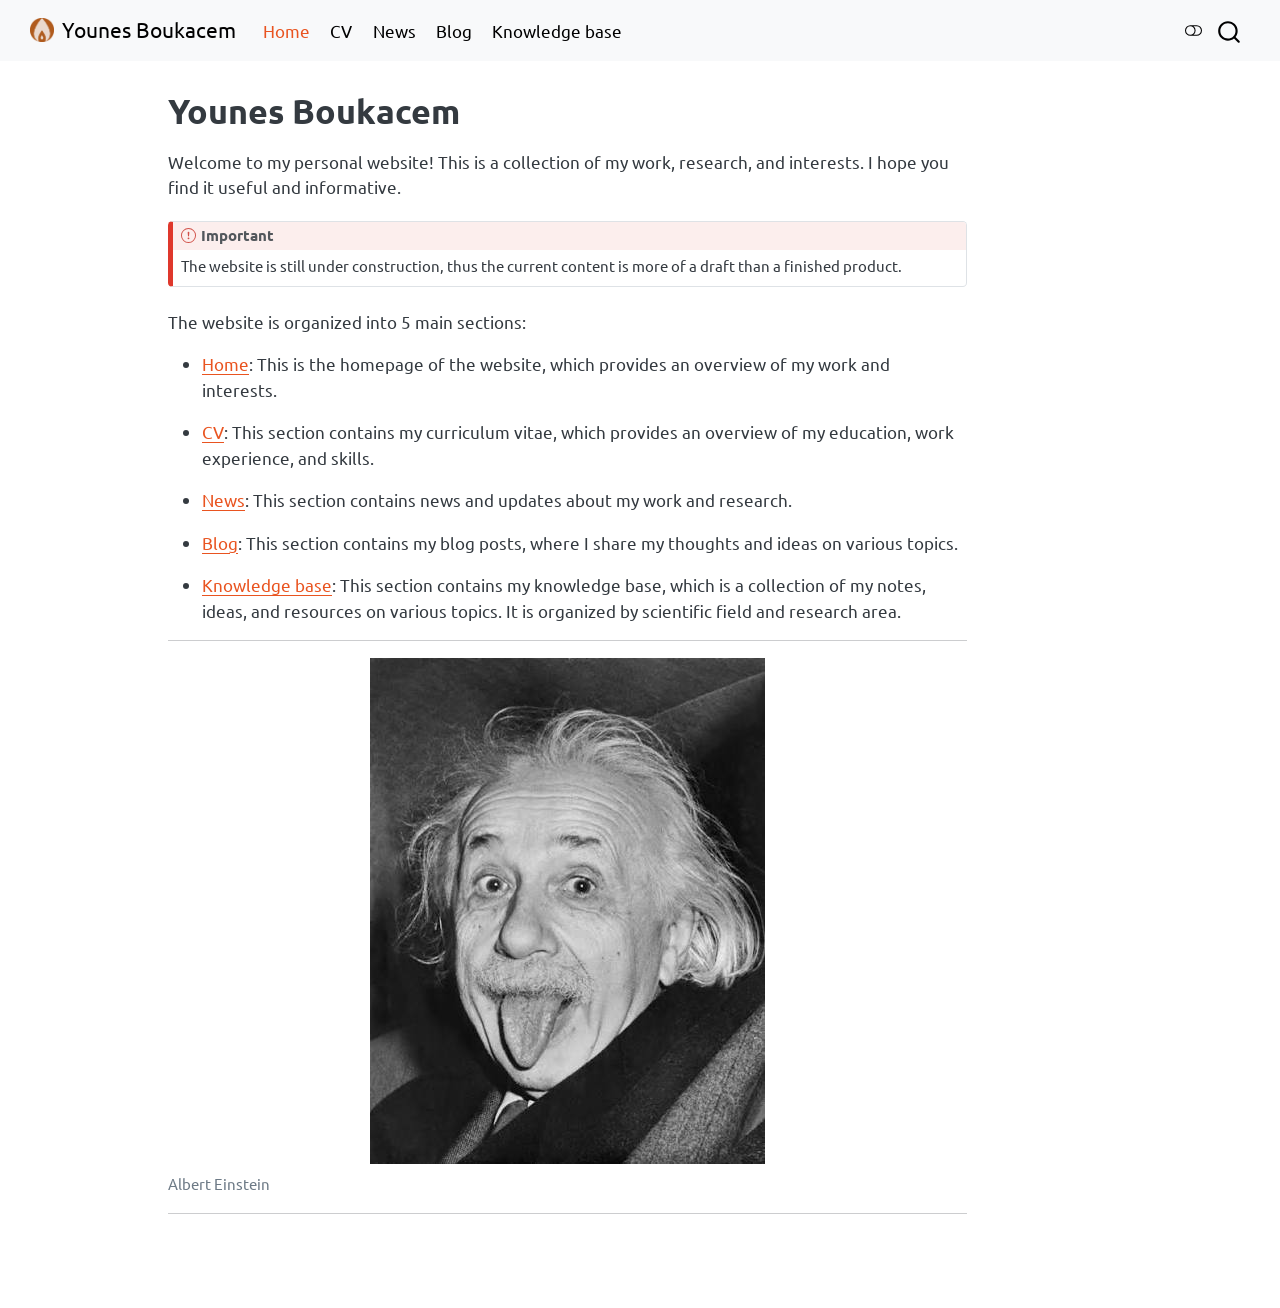
<file: docs/index.html>
<!DOCTYPE html>
<html xmlns="http://www.w3.org/1999/xhtml" lang="en" xml:lang="en"><head>

<meta charset="utf-8">
<meta name="generator" content="quarto-1.11.9">

<meta name="viewport" content="width=device-width, initial-scale=1.0, user-scalable=yes">


<title>Younes Boukacem</title>
<style>
/* Default styles provided by pandoc.
** See https://pandoc.org/MANUAL.html#variables-for-html for config info.
*/
span.smallcaps{font-variant: small-caps;}
div.columns{display: flex; gap: 1.5em;}
div.column{flex: auto;}
@media screen {
div.columns{gap: min(4vw, 1.5em);}
div.column{overflow-x: auto;}
}
div.hanging-indent{margin-left: 1.5em; text-indent: -1.5em;}
ul.task-list{list-style: none;}
ul.task-list li input[type="checkbox"] {
  width: 0.8em;
  margin: 0 0.8em 0.2em -1em; /* quarto-specific, see https://github.com/quarto-dev/quarto-cli/issues/4556 */ 
  vertical-align: middle;
}
</style>


<script src="site_libs/quarto-nav/quarto-nav.js"></script>
<script src="site_libs/clipboard/clipboard.min.js"></script>
<script src="site_libs/quarto-search/autocomplete.umd.js"></script>
<script src="site_libs/quarto-search/fuse.min.js"></script>
<script src="site_libs/quarto-search/quarto-search.js"></script>
<meta name="quarto:offset" content="./">
<link href="./artifacts/favicon.png" rel="icon" type="image/png">
<script src="site_libs/quarto-html/quarto.js" type="module"></script>
<script src="site_libs/quarto-html/tabsets/tabsets.js" type="module"></script>
<script src="site_libs/quarto-html/scrollable-regions/scrollable-regions.js" type="module"></script>
<script src="site_libs/quarto-html/popper.min.js"></script>
<script src="site_libs/quarto-html/tippy.umd.min.js"></script>
<script src="site_libs/quarto-html/anchor.min.js"></script>
<link href="site_libs/quarto-html/tippy.css" rel="stylesheet">
<link href="site_libs/quarto-html/quarto-syntax-highlighting-63b5708e65d6cd79cd7618c58d0c21e7.css" rel="stylesheet" class="quarto-color-scheme" id="quarto-text-highlighting-styles">
<link href="site_libs/quarto-html/quarto-syntax-highlighting-dark-447e42e69aaa9833c0ba1b986f430b20.css" rel="stylesheet" class="quarto-color-scheme quarto-color-alternate" id="quarto-text-highlighting-styles">
<link href="site_libs/quarto-html/quarto-syntax-highlighting-63b5708e65d6cd79cd7618c58d0c21e7.css" rel="stylesheet" class="quarto-color-scheme-extra" id="quarto-text-highlighting-styles">
<script src="site_libs/bootstrap/bootstrap.min.js"></script>
<link href="site_libs/bootstrap/bootstrap-icons.css" rel="stylesheet">
<link href="site_libs/bootstrap/bootstrap-77dfa5eb896560849ad962ed2a5f1f72.min.css" rel="stylesheet" append-hash="true" class="quarto-color-scheme" id="quarto-bootstrap" data-mode="light">
<link href="site_libs/bootstrap/bootstrap-dark-5c0184de43ae87bcc742ed62326c05dc.min.css" rel="stylesheet" append-hash="true" class="quarto-color-scheme quarto-color-alternate" id="quarto-bootstrap" data-mode="dark">
<link href="site_libs/bootstrap/bootstrap-77dfa5eb896560849ad962ed2a5f1f72.min.css" rel="stylesheet" append-hash="true" class="quarto-color-scheme-extra" id="quarto-bootstrap" data-mode="light">
<script id="quarto-search-options" type="application/json">{
  "location": "navbar",
  "copy-button": false,
  "collapse-after": 3,
  "panel-placement": "end",
  "type": "overlay",
  "limit": 50,
  "keyboard-shortcut": [
    "f",
    "/",
    "s"
  ],
  "show-item-context": false,
  "language": {
    "search-no-results-text": "No results",
    "search-matching-documents-text": "matching documents",
    "search-copy-link-title": "Copy link to search",
    "search-hide-matches-text": "Hide additional matches",
    "search-more-match-text": "more match in this document",
    "search-more-matches-text": "more matches in this document",
    "search-clear-button-title": "Clear",
    "search-text-placeholder": "",
    "search-detached-cancel-button-title": "Cancel",
    "search-submit-button-title": "Submit",
    "search-label": "Search"
  }
}</script>


<link rel="stylesheet" href="styles.css">
</head>

<body class="nav-fixed quarto-light"><a id="quarto-skip-link" class="visually-hidden-focusable" href="#quarto-document-content">Skip to main content</a><script id="quarto-html-before-body" type="application/javascript">
    const toggleBodyColorMode = (bsSheetEl) => {
      const mode = bsSheetEl.getAttribute("data-mode");
      const bodyEl = window.document.querySelector("body");
      if (mode === "dark") {
        bodyEl.classList.add("quarto-dark");
        bodyEl.classList.remove("quarto-light");
      } else {
        bodyEl.classList.add("quarto-light");
        bodyEl.classList.remove("quarto-dark");
      }
    }
    const toggleBodyColorPrimary = () => {
      const bsSheetEl = window.document.querySelector("link#quarto-bootstrap:not([rel=disabled-stylesheet])");
      if (bsSheetEl) {
        toggleBodyColorMode(bsSheetEl);
      }
    }
    const setColorSchemeToggle = (alternate) => {
      const toggles = window.document.querySelectorAll('.quarto-color-scheme-toggle');
      for (let i=0; i < toggles.length; i++) {
        const toggle = toggles[i];
        if (toggle) {
          toggle.setAttribute("aria-checked", alternate ? "true" : "false");
          if (alternate) {
            toggle.classList.add("alternate");
          } else {
            toggle.classList.remove("alternate");
          }
        }
      }
    };
    const toggleColorMode = (alternate) => {
      // Switch the stylesheets
      const primaryStylesheets = window.document.querySelectorAll('link.quarto-color-scheme:not(.quarto-color-alternate)');
      const alternateStylesheets = window.document.querySelectorAll('link.quarto-color-scheme.quarto-color-alternate');
      manageTransitions('#quarto-margin-sidebar .nav-link', false);
      if (alternate) {
        // note: dark is layered on light, we don't disable primary!
        enableStylesheet(alternateStylesheets);
        for (const sheetNode of alternateStylesheets) {
          if (sheetNode.id === "quarto-bootstrap") {
            toggleBodyColorMode(sheetNode);
          }
        }
      } else {
        disableStylesheet(alternateStylesheets);
        enableStylesheet(primaryStylesheets)
        toggleBodyColorPrimary();
      }
      manageTransitions('#quarto-margin-sidebar .nav-link', true);
      // Switch the toggles
      setColorSchemeToggle(alternate)
    }
    // Hack to workaround the fact that safari doesn't
    // properly recolor the scrollbar when toggling (#1455).
    // Not run on load: stylesheets are set before first paint there, and
    // scrolling would undo the scroll to a URL fragment (#14973).
    // The one pixel nudge keeps the reader where they were.
    const refreshSafariScrollbar = () => {
      if (navigator.userAgent.indexOf('Safari') > 0 && navigator.userAgent.indexOf('Chrome') == -1) {
        manageTransitions("body", false);
        const scrollY = window.scrollY;
        window.scrollTo(0, scrollY > 0 ? scrollY - 1 : 1);
        setTimeout(() => {
          window.scrollTo(0, scrollY);
          manageTransitions("body", true);
        }, 40);
      }
    }
    const disableStylesheet = (stylesheets) => {
      for (let i=0; i < stylesheets.length; i++) {
        const stylesheet = stylesheets[i];
        stylesheet.rel = 'disabled-stylesheet';
      }
    }
    const enableStylesheet = (stylesheets) => {
      for (let i=0; i < stylesheets.length; i++) {
        const stylesheet = stylesheets[i];
        if(stylesheet.rel !== 'stylesheet') { // for Chrome, which will still FOUC without this check
          stylesheet.rel = 'stylesheet';
        }
      }
    }
    const manageTransitions = (selector, allowTransitions) => {
      const els = window.document.querySelectorAll(selector);
      for (let i=0; i < els.length; i++) {
        const el = els[i];
        if (allowTransitions) {
          el.classList.remove('notransition');
        } else {
          el.classList.add('notransition');
        }
      }
    }
    const isFileUrl = () => {
      return window.location.protocol === 'file:';
    }
    const hasAlternateSentinel = () => {
      let styleSentinel = getColorSchemeSentinel();
      if (styleSentinel !== null) {
        return styleSentinel === "alternate";
      } else {
        return false;
      }
    }
    const setStyleSentinel = (alternate) => {
      const value = alternate ? "alternate" : "default";
      if (!isFileUrl()) {
        window.localStorage.setItem("quarto-color-scheme", value);
      } else {
        localAlternateSentinel = value;
      }
    }
    const getColorSchemeSentinel = () => {
      if (!isFileUrl()) {
        const storageValue = window.localStorage.getItem("quarto-color-scheme");
        return storageValue != null ? storageValue : localAlternateSentinel;
      } else {
        return localAlternateSentinel;
      }
    }
    const toggleGiscusIfUsed = (isAlternate, darkModeDefault) => {
      const baseTheme = document.querySelector('#giscus-base-theme')?.value ?? 'light';
      const alternateTheme = document.querySelector('#giscus-alt-theme')?.value ?? 'dark';
      let newTheme = '';
      if(authorPrefersDark) {
        newTheme = isAlternate ? baseTheme : alternateTheme;
      } else {
        newTheme = isAlternate ? alternateTheme : baseTheme;
      }
      const changeGiscusTheme = () => {
        // From: https://github.com/giscus/giscus/issues/336
        const sendMessage = (message) => {
          const iframe = document.querySelector('iframe.giscus-frame');
          if (!iframe) return;
          iframe.contentWindow.postMessage({ giscus: message }, 'https://giscus.app');
        }
        sendMessage({
          setConfig: {
            theme: newTheme
          }
        });
      }
      const isGiscussLoaded = window.document.querySelector('iframe.giscus-frame') !== null;
      if (isGiscussLoaded) {
        changeGiscusTheme();
      }
    };
    const authorPrefersDark = false;
    const darkModeDefault = authorPrefersDark;
      document.querySelector('link#quarto-text-highlighting-styles.quarto-color-scheme-extra').rel = 'disabled-stylesheet';
      document.querySelector('link#quarto-bootstrap.quarto-color-scheme-extra').rel = 'disabled-stylesheet';
    let localAlternateSentinel = darkModeDefault ? 'alternate' : 'default';
    // Dark / light mode switch
    window.quartoToggleColorScheme = () => {
      // Read the current dark / light value
      let toAlternate = !hasAlternateSentinel();
      toggleColorMode(toAlternate);
      refreshSafariScrollbar();
      setStyleSentinel(toAlternate);
      toggleGiscusIfUsed(toAlternate, darkModeDefault);
      window.dispatchEvent(new Event('resize'));
    };
    // Switch to dark mode if need be
    if (hasAlternateSentinel()) {
      toggleColorMode(true);
    } else {
      toggleColorMode(false);
    }
  </script>

<div id="quarto-search-results"></div>
  <header id="quarto-header" class="headroom fixed-top">
    <nav class="navbar navbar-expand-lg " data-bs-theme="dark" aria-label="Site">
      <div class="navbar-container container-fluid">
      <div class="navbar-brand-container mx-auto">
    <a href="./index.html" class="navbar-brand navbar-brand-logo">
    <img src="./artifacts/favicon.png" alt="" class="navbar-logo light-content">
    <img src="./artifacts/favicon.png" alt="" class="navbar-logo dark-content">
    </a>
    <a class="navbar-brand" href="./index.html">
    <span class="navbar-title">Younes Boukacem</span>
    </a>
  </div>
          <button class="navbar-toggler" type="button" data-bs-toggle="collapse" data-bs-target="#navbarCollapse" aria-controls="navbarCollapse" aria-expanded="false" aria-label="Toggle navigation" onclick="if (window.quartoToggleHeadroom) { window.quartoToggleHeadroom(); }">
  <span class="navbar-toggler-icon"></span>
</button>
          <div class="collapse navbar-collapse" id="navbarCollapse">
            <ul class="navbar-nav navbar-nav-scroll me-auto">
  <li class="nav-item">
    <a class="nav-link active" href="./index.html" aria-current="page"> 
<span class="menu-text">Home</span></a>
  </li>  
  <li class="nav-item">
    <a class="nav-link" href="./cv.html"> 
<span class="menu-text">CV</span></a>
  </li>  
  <li class="nav-item">
    <a class="nav-link" href="./news.html"> 
<span class="menu-text">News</span></a>
  </li>  
  <li class="nav-item">
    <a class="nav-link" href="./blog.html"> 
<span class="menu-text">Blog</span></a>
  </li>  
  <li class="nav-item">
    <a class="nav-link" href="./Knowledge base/Knowledge base.html"> 
<span class="menu-text">Knowledge base</span></a>
  </li>  
</ul>
          </div> <!-- /navcollapse -->
            <div class="quarto-navbar-tools">
  <button type="button" role="switch" aria-checked="false" class="quarto-color-scheme-toggle quarto-navigation-tool  px-1" onclick="window.quartoToggleColorScheme(); return false;" title="Toggle dark mode" aria-label="Toggle dark mode"><i class="bi"></i></button>
</div>
            <div id="quarto-search" class="" title="Search"></div>
      </div> <!-- /container-fluid -->
    </nav>
</header>
<!-- content -->
<div id="quarto-content" class="quarto-container page-columns page-rows-contents page-layout-article page-navbar">
<!-- sidebar -->
<!-- margin-sidebar -->
    <div id="quarto-margin-sidebar" class="sidebar margin-sidebar zindex-bottom">
        
    </div>
<!-- main -->
<main class="content" id="quarto-document-content" tabindex="-1">


<header id="title-block-header" class="quarto-title-block default">
<div class="quarto-title">
<h1 class="title">Younes Boukacem</h1>
</div>



<div class="quarto-title-meta">

    
  
    
  </div>
  


</header>


<p>Welcome to my personal website! This is a collection of my work, research, and interests. I hope you find it useful and informative.</p>
<div class="callout callout-style-default callout-important callout-titled">
<div class="callout-header d-flex align-content-center">
<div class="callout-icon-container">
<i class="callout-icon"></i>
</div>
<div class="callout-title-container flex-fill">
Important
</div>
</div>
<div class="callout-body-container callout-body">
<p>The website is still under construction, thus the current content is more of a draft than a finished product.</p>
</div>
</div>
<p>The website is organized into 5 main sections:</p>
<ul>
<li><p><a href="./index.html">Home</a>: This is the homepage of the website, which provides an overview of my work and interests.</p></li>
<li><p><a href="./cv.html">CV</a>: This section contains my curriculum vitae, which provides an overview of my education, work experience, and skills.</p></li>
<li><p><a href="./news.html">News</a>: This section contains news and updates about my work and research.</p></li>
<li><p><a href="./blog.html">Blog</a>: This section contains my blog posts, where I share my thoughts and ideas on various topics.</p></li>
<li><p><a href="./Knowledge base/Knowledge base.html">Knowledge base</a>: This section contains my knowledge base, which is a collection of my notes, ideas, and resources on various topics. It is organized by scientific field and research area.</p></li>
</ul>
<hr>
<div class="quarto-figure quarto-figure-center">
<figure class="figure">
<p><img src="artifacts/einstein.jpeg" class="img-fluid figure-img"></p>
<figcaption>Albert Einstein</figcaption>
</figure>
</div>
<hr>



</main> <!-- /main -->
<script id="quarto-html-after-body" type="application/javascript">
  window.document.addEventListener("DOMContentLoaded", function (event) {
    // Ensure there is a toggle, if there isn't float one in the top right
    if (window.document.querySelector('.quarto-color-scheme-toggle') === null) {
      const toggle = window.document.createElement('button');
      toggle.type = "button";
      toggle.setAttribute("role", "switch");
      toggle.setAttribute("aria-checked", "false");
      toggle.classList.add('top-right');
      toggle.classList.add('quarto-color-scheme-toggle');
      toggle.setAttribute("aria-label", "Toggle dark mode");
      toggle.onclick = function() { try { window.quartoToggleColorScheme(); } catch {} return false; };
      const i = window.document.createElement("i");
      i.classList.add('bi');
      toggle.appendChild(i);
      // Put the toggle in a landmark of its own, so that landmark navigation
      // can reach it.
      //
      // The container is always a fresh direct child of body, and the toggle is
      // never moved into page furniture that the theme or the author controls.
      // The toggle is positioned against the page, so any ancestor that
      // establishes a containing block captures it: a positioned element or a
      // grid for position: absolute, and transform, filter, will-change or
      // contain for position: fixed. A direct child of body has none of these
      // to inherit, and the shift when one appears is silent and visual.
      //
      // ARIA says a document should have at most one banner, and axe reports a
      // duplicate whether or not the banners carry distinct labels. So use a
      // header when the page has no banner yet, and a named region otherwise.
      //
      // A header is a banner wherever it sits, unless it is inside sectioning
      // content, so this cannot just look at the children of body: a custom
      // page layout wraps the title block header in a plain div. An explicit
      // role="banner" always counts.
      const sectioning = 'article, aside, main, nav, section, [role="article"], [role="complementary"], [role="main"], [role="navigation"], [role="region"]';
      const hasBanner = Array.from(
        window.document.querySelectorAll('header:not([role]), [role="banner"]')
      ).some(function(el) {
        return el.hasAttribute("role") || el.closest(sectioning) === null;
      });
      const container = window.document.createElement(hasBanner ? "div" : "header");
      if (hasBanner) {
        container.setAttribute("role", "region");
        container.setAttribute("aria-label", "Toggle dark mode");
      }
      container.classList.add('quarto-color-scheme-toggle-container');
      container.appendChild(toggle);
      window.document.body.appendChild(container);
    }
    setColorSchemeToggle(hasAlternateSentinel())
    const icon = "";
    const anchorJS = new window.AnchorJS();
    anchorJS.options = {
      placement: 'right',
      icon: icon
    };
    anchorJS.add('.anchored');
    const isCodeAnnotation = (el) => {
      for (const clz of el.classList) {
        if (clz.startsWith('code-annotation-')) {                     
          return true;
        }
      }
      return false;
    }
    const onCopySuccess = function(e) {
      // button target
      const button = e.trigger;
      // don't keep focus
      button.blur();
      // flash "checked"
      button.classList.add('code-copy-button-checked');
      var currentTitle = button.getAttribute("title");
      button.setAttribute("title", "Copied!");
      let tooltip;
      if (window.bootstrap) {
        button.setAttribute("data-bs-toggle", "tooltip");
        button.setAttribute("data-bs-placement", "left");
        button.setAttribute("data-bs-title", "Copied!");
        tooltip = new bootstrap.Tooltip(button, 
          { trigger: "manual", 
            customClass: "code-copy-button-tooltip",
            offset: [0, -8]});
        tooltip.show();    
      }
      setTimeout(function() {
        if (tooltip) {
          tooltip.hide();
          button.removeAttribute("data-bs-title");
          button.removeAttribute("data-bs-toggle");
          button.removeAttribute("data-bs-placement");
        }
        button.setAttribute("title", currentTitle);
        button.classList.remove('code-copy-button-checked');
      }, 1000);
      // clear code selection
      e.clearSelection();
    }
    const getTextToCopy = function(trigger) {
      const outerScaffold = trigger.parentElement.cloneNode(true);
      const codeEl = outerScaffold.querySelector('code');
      for (const childEl of codeEl.children) {
        if (isCodeAnnotation(childEl)) {
          childEl.remove();
        }
      }
      return codeEl.innerText;
    }
    const clipboard = new window.ClipboardJS('.code-copy-button:not([data-in-quarto-modal])', {
      text: getTextToCopy
    });
    clipboard.on('success', onCopySuccess);
    if (window.document.getElementById('quarto-embedded-source-code-modal')) {
      const clipboardModal = new window.ClipboardJS('.code-copy-button[data-in-quarto-modal]', {
        text: getTextToCopy,
        container: window.document.getElementById('quarto-embedded-source-code-modal')
      });
      clipboardModal.on('success', onCopySuccess);
    }
      var localhostRegex = new RegExp(/^(?:http|https):\/\/localhost\:?[0-9]*\//);
      var mailtoRegex = new RegExp(/^mailto:/);
        var filterRegex = new RegExp('/' + window.location.host + '/');
      var isInternal = (href) => {
          return filterRegex.test(href) || localhostRegex.test(href) || mailtoRegex.test(href);
      }
      // Inspect non-navigation links and adorn them if external
      window.quartoDecorateExternalLinks = function (root) {
     var links = (root || window.document).querySelectorAll('a[href]:not(.nav-link):not(.navbar-brand):not(.toc-action):not(.sidebar-link):not(.sidebar-item-toggle):not(.pagination-link):not(.no-external):not([aria-hidden]):not(.dropdown-item):not(.quarto-navigation-tool):not(.about-link)');
      for (var i=0; i<links.length; i++) {
        const link = links[i];
        if (!isInternal(link.href)) {
          // undo the damage that might have been done by quarto-nav.js in the case of
          // links that we want to consider external
          if (link.dataset.originalHref !== undefined) {
            link.href = link.dataset.originalHref;
          }
          if (!link.classList.contains('no-external-icon')) {
          }
        }
      }
      };
      window.quartoDecorateExternalLinks(window.document);
    // Esc closes the popup (WCAG 1.4.13) and focus leaving both trigger and
    // popup closes it (WCAG 2.4.11); tippy handles neither for interactive popups.
    const hideOnEscAndFocusOut = {
      name: 'hideOnEscAndFocusOut',
      defaultValue: true,
      fn(instance) {
        const dismiss = () => {
          // A show scheduled by the trigger delay would otherwise reopen it
          instance.clearDelayTimeouts();
          instance.hide();
        };
        const onKeyDown = (event) => {
          if (event.key !== 'Escape') {
            return;
          }
          // Keep Esc from also reaching page handlers (e.g. reveal.js overview),
          // except an open reveal.js slide menu, which Esc should close too.
          // The menu handles keys only when its keyboard option is on.
          const menuHandlesEsc = window.Reveal?.getPlugin?.('menu')?.isOpen() &&
            window.Reveal.getConfig().menu?.keyboard !== false;
          if (!menuHandlesEsc) {
            event.stopPropagation();
          }
          if (instance.popper.contains(window.document.activeElement)) {
            // Disabled while refocusing so the focus trigger does not reopen it
            instance.disable();
            instance.reference.focus();
            instance.enable();
          }
          dismiss();
        };
        const onFocusOut = (event) => {
          const target = event.relatedTarget;
          if (target && !instance.reference.contains(target) &&
              !instance.popper.contains(target)) {
            dismiss();
          }
        };
        // On the trigger too: a click trigger (code-annotations: select) has no
        // blur handling. Attached for the instance's lifetime so leaving the
        // trigger also cancels a show still pending on the trigger delay.
        instance.reference.addEventListener('focusout', onFocusOut);
        return {
          onShow() {
            window.document.addEventListener('keydown', onKeyDown, true);
            instance.popper.addEventListener('focusout', onFocusOut);
          },
          onHide() {
            window.document.removeEventListener('keydown', onKeyDown, true);
            instance.popper.removeEventListener('focusout', onFocusOut);
          },
          onDestroy() {
            instance.reference.removeEventListener('focusout', onFocusOut);
          },
        };
      },
    };
    function tippyHover(el, contentFn, onTriggerFn, onUntriggerFn) {
      const config = {
        allowHTML: true,
        maxWidth: 500,
        delay: 100,
        arrow: false,
        appendTo: function(el) {
            return el.parentElement;
        },
        interactive: true,
        interactiveBorder: 10,
        theme: 'quarto',
        placement: 'bottom-start',
        plugins: [hideOnEscAndFocusOut],
      };
      if (contentFn) {
        config.content = contentFn;
      }
      if (onTriggerFn) {
        config.onTrigger = onTriggerFn;
      }
      if (onUntriggerFn) {
        config.onUntrigger = onUntriggerFn;
      }
      window.tippy(el, config); 
    }
    const noterefs = window.document.querySelectorAll('a[role="doc-noteref"]');
    for (var i=0; i<noterefs.length; i++) {
      const ref = noterefs[i];
      tippyHover(ref, function() {
        // use id or data attribute instead here
        let href = ref.getAttribute('data-footnote-href') || ref.getAttribute('href');
        try { href = new URL(href).hash; } catch {}
        const id = href.replace(/^#\/?/, "");
        const note = window.document.getElementById(id);
        if (note) {
          return note.innerHTML;
        } else {
          return "";
        }
      });
    }
    const xrefs = window.document.querySelectorAll('a.quarto-xref');
    const processXRef = (id, note) => {
      // Strip column container classes
      const stripColumnClz = (el) => {
        el.classList.remove("page-full", "page-columns");
        if (el.children) {
          for (const child of el.children) {
            stripColumnClz(child);
          }
        }
      }
      stripColumnClz(note)
      if (id === null || id.startsWith('sec-')) {
        // Special case sections, only their first couple elements
        const container = document.createElement("div");
        if (note.children && note.children.length > 2) {
          container.appendChild(note.children[0].cloneNode(true));
          for (let i = 1; i < note.children.length; i++) {
            const child = note.children[i];
            if (child.tagName === "P" && child.innerText === "") {
              continue;
            } else {
              container.appendChild(child.cloneNode(true));
              break;
            }
          }
          if (window.Quarto?.typesetMath) {
            window.Quarto.typesetMath(container);
          }
          return container.innerHTML
        } else {
          if (window.Quarto?.typesetMath) {
            window.Quarto.typesetMath(note);
          }
          return note.innerHTML;
        }
      } else {
        // Remove any anchor links if they are present
        const anchorLink = note.querySelector('a.anchorjs-link');
        if (anchorLink) {
          anchorLink.remove();
        }
        if (window.Quarto?.typesetMath) {
          window.Quarto.typesetMath(note);
        }
        if (note.classList.contains("callout")) {
          return note.outerHTML;
        } else {
          return note.innerHTML;
        }
      }
    }
    for (var i=0; i<xrefs.length; i++) {
      const xref = xrefs[i];
      tippyHover(xref, undefined, function(instance) {
        instance.disable();
        let url = xref.getAttribute('href');
        let hash = undefined; 
        if (url.startsWith('#')) {
          hash = url;
        } else {
          try { hash = new URL(url).hash; } catch {}
        }
        if (hash) {
          const id = hash.replace(/^#\/?/, "");
          const note = window.document.getElementById(id);
          if (note !== null) {
            try {
              const html = processXRef(id, note.cloneNode(true));
              instance.setContent(html);
            } finally {
              instance.enable();
              instance.show();
            }
          } else {
            // See if we can fetch this
            fetch(url.split('#')[0])
            .then(res => res.text())
            .then(html => {
              const parser = new DOMParser();
              const htmlDoc = parser.parseFromString(html, "text/html");
              const note = htmlDoc.getElementById(id);
              if (note !== null) {
                const html = processXRef(id, note);
                instance.setContent(html);
              } 
            }).finally(() => {
              instance.enable();
              instance.show();
            });
          }
        } else {
          // See if we can fetch a full url (with no hash to target)
          // This is a special case and we should probably do some content thinning / targeting
          fetch(url)
          .then(res => res.text())
          .then(html => {
            const parser = new DOMParser();
            const htmlDoc = parser.parseFromString(html, "text/html");
            const note = htmlDoc.querySelector('main.content');
            if (note !== null) {
              // This should only happen for chapter cross references
              // (since there is no id in the URL)
              // remove the first header
              if (note.children.length > 0 && note.children[0].tagName === "HEADER") {
                note.children[0].remove();
              }
              const html = processXRef(null, note);
              instance.setContent(html);
            } 
          }).finally(() => {
            instance.enable();
            instance.show();
          });
        }
      }, function(instance) {
      });
    }
        let selectedAnnoteEl;
        const selectorForAnnotation = ( cell, annotation) => {
          let cellAttr = 'data-code-cell="' + cell + '"';
          let lineAttr = 'data-code-annotation="' +  annotation + '"';
          const selector = 'span[' + cellAttr + '][' + lineAttr + ']';
          return selector;
        }
        const selectCodeLines = (annoteEl) => {
          const doc = window.document;
          const targetCell = annoteEl.getAttribute("data-target-cell");
          const targetAnnotation = annoteEl.getAttribute("data-target-annotation");
          const annoteSpan = window.document.querySelector(selectorForAnnotation(targetCell, targetAnnotation));
          const lines = annoteSpan.getAttribute("data-code-lines").split(",");
          const lineIds = lines.map((line) => {
            return targetCell + "-" + line;
          })
          // Each band is positioned against its own containing block, which is
          // not the offsetParent of the lines, so place it from client rects.
          const placeBand = (band, firstEl, lastEl, codeBlock) => {
            const container = band.offsetParent;
            if (container === null) {
              return;
            }
            const containerRect = container.getBoundingClientRect();
            // Reveal.js scales slides with a transform, so convert client
            // pixels back to the CSS pixels of the container.
            const scale = containerRect.height / container.offsetHeight || 1;
            const firstRect = firstEl.getBoundingClientRect();
            const lastRect = lastEl.getBoundingClientRect();
            const top = (firstRect.top - containerRect.top) / scale - container.clientTop + container.scrollTop;
            const height = (lastRect.bottom - firstRect.top) / scale;
            band.style.top = top - 2 + "px";
            band.style.height = height + 4 + "px";
            if (codeBlock) {
              // Without the copy button wrapper, the containing block is wider
              // than the code block, so span the code block explicitly.
              const blockRect = codeBlock.getBoundingClientRect();
              band.style.left = (blockRect.left - containerRect.left) / scale - container.clientLeft + container.scrollLeft + "px";
              band.style.width = blockRect.width / scale + "px";
            }
          };
          if (lineIds.length > 0) {
            const el = window.document.getElementById(lineIds[0]);
            const lastEl = window.document.getElementById(lineIds[lineIds.length - 1]);
            const parent = el.parentElement.parentElement;
            // cook up a div (if necessary) and position it
            let div = window.document.getElementById("code-annotation-line-highlight");
            if (div === null) {
              div = window.document.createElement("div");
              div.setAttribute("id", "code-annotation-line-highlight");
              div.style.position = 'absolute';
              parent.appendChild(div);
            }
            placeBand(div, el, lastEl, parent.closest("div.sourceCode") || parent);
            let gutterDiv = window.document.getElementById("code-annotation-line-highlight-gutter");
            if (gutterDiv === null) {
              gutterDiv = window.document.createElement("div");
              gutterDiv.setAttribute("id", "code-annotation-line-highlight-gutter");
              gutterDiv.style.position = 'absolute';
              const codeCell = window.document.getElementById(targetCell);
              const gutter = codeCell.querySelector('.code-annotation-gutter');
              gutter.appendChild(gutterDiv);
            }
            placeBand(gutterDiv, el, lastEl);
            selectedAnnoteEl = annoteEl;
          }
        };
        const unselectCodeLines = () => {
          const elementsIds = ["code-annotation-line-highlight", "code-annotation-line-highlight-gutter"];
          elementsIds.forEach((elId) => {
            const div = window.document.getElementById(elId);
            if (div) {
              div.remove();
            }
          });
          selectedAnnoteEl = undefined;
        };
          // Handle positioning of the toggle
      window.addEventListener(
        "resize",
        throttle(() => {
          elRect = undefined;
          if (selectedAnnoteEl) {
            selectCodeLines(selectedAnnoteEl);
          }
        }, 10)
      );
      function throttle(fn, ms) {
      let throttle = false;
      let timer;
        return (...args) => {
          if(!throttle) { // first call gets through
              fn.apply(this, args);
              throttle = true;
          } else { // all the others get throttled
              if(timer) clearTimeout(timer); // cancel #2
              timer = setTimeout(() => {
                fn.apply(this, args);
                timer = throttle = false;
              }, ms);
          }
        };
      }
        // Attach click handler to the DT
        const annoteDls = window.document.querySelectorAll('dt[data-target-cell]');
        for (const annoteDlNode of annoteDls) {
          annoteDlNode.addEventListener('click', (event) => {
            const clickedEl = event.target;
            if (clickedEl !== selectedAnnoteEl) {
              unselectCodeLines();
              const activeEl = window.document.querySelector('dt[data-target-cell].code-annotation-active');
              if (activeEl) {
                activeEl.classList.remove('code-annotation-active');
              }
              selectCodeLines(clickedEl);
              clickedEl.classList.add('code-annotation-active');
            } else {
              // Unselect the line
              unselectCodeLines();
              clickedEl.classList.remove('code-annotation-active');
            }
          });
        }
    const findCites = (el) => {
      const parentEl = el.parentElement;
      if (parentEl) {
        const cites = parentEl.dataset.cites;
        if (cites) {
          return {
            el,
            cites: cites.split(' ')
          };
        } else {
          return findCites(el.parentElement)
        }
      } else {
        return undefined;
      }
    };
    var bibliorefs = window.document.querySelectorAll('a[role="doc-biblioref"]');
    for (var i=0; i<bibliorefs.length; i++) {
      const ref = bibliorefs[i];
      const citeInfo = findCites(ref);
      if (citeInfo) {
        tippyHover(citeInfo.el, function() {
          var popup = window.document.createElement('div');
          citeInfo.cites.forEach(function(cite) {
            var citeDiv = window.document.createElement('div');
            citeDiv.classList.add('hanging-indent');
            citeDiv.classList.add('csl-entry');
            var biblioDiv = window.document.getElementById('ref-' + cite);
            if (biblioDiv) {
              citeDiv.innerHTML = biblioDiv.innerHTML;
            }
            popup.appendChild(citeDiv);
          });
          return popup.innerHTML;
        });
      }
    }
  });
  </script>
  <script type="application/javascript">
  window.quartoScrollableRegionsLabels = {"code":"Scrollable code","output":"Scrollable output"};
  </script>
</div> <!-- /content -->




</body></html>
</file>
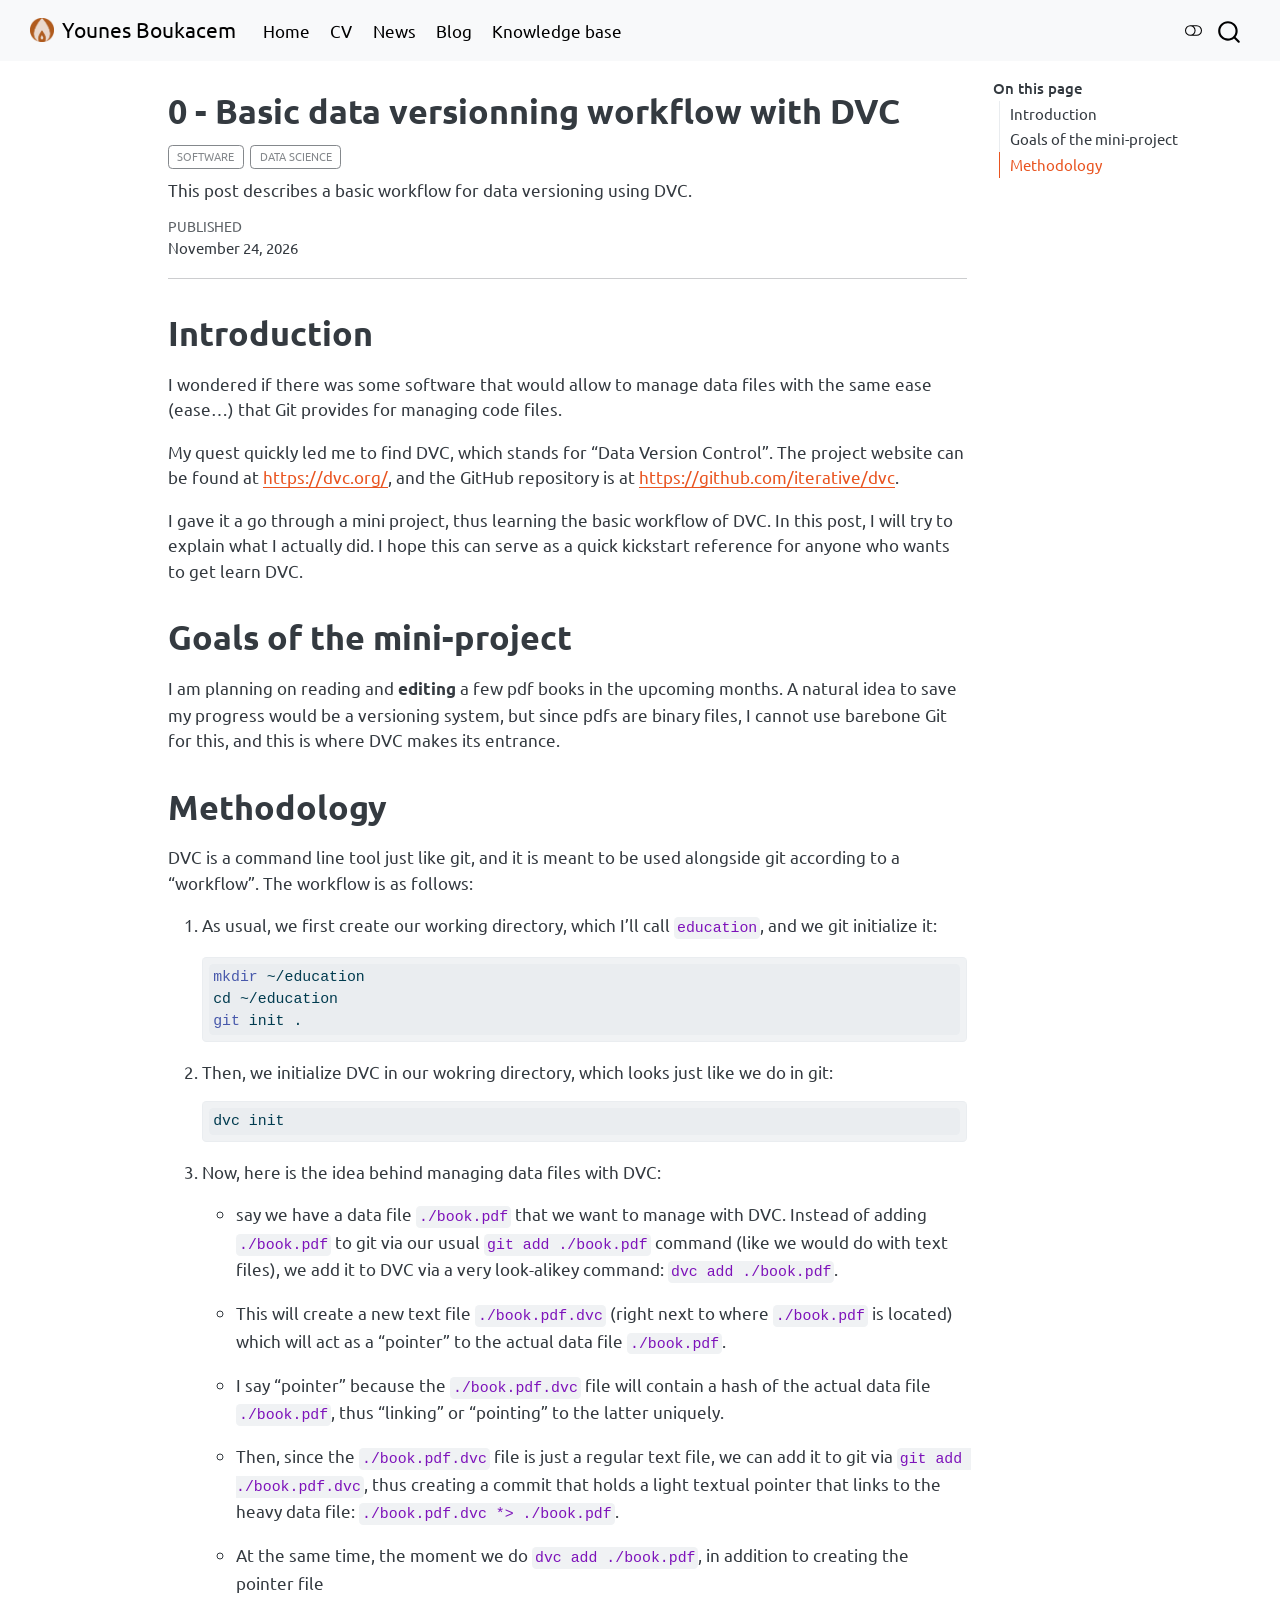
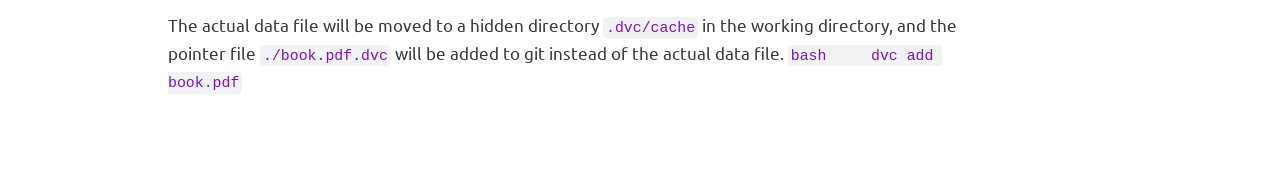
<file: docs/posts/0 - Basic data versionning workflow with DVC/index.html>
<!DOCTYPE html>
<html xmlns="http://www.w3.org/1999/xhtml" lang="en" xml:lang="en"><head>

<meta charset="utf-8">
<meta name="generator" content="quarto-1.11.9">

<meta name="viewport" content="width=device-width, initial-scale=1.0, user-scalable=yes">

<meta name="dcterms.date" content="2026-11-24">
<meta name="description" content="This post describes a basic workflow for data versioning using DVC.">

<title>0 - Basic data versionning workflow with DVC – Younes Boukacem</title>
<style>
/* Default styles provided by pandoc.
** See https://pandoc.org/MANUAL.html#variables-for-html for config info.
*/
span.smallcaps{font-variant: small-caps;}
div.columns{display: flex; gap: 1.5em;}
div.column{flex: auto;}
@media screen {
div.columns{gap: min(4vw, 1.5em);}
div.column{overflow-x: auto;}
}
div.hanging-indent{margin-left: 1.5em; text-indent: -1.5em;}
ul.task-list{list-style: none;}
ul.task-list li input[type="checkbox"] {
  width: 0.8em;
  margin: 0 0.8em 0.2em -1em; /* quarto-specific, see https://github.com/quarto-dev/quarto-cli/issues/4556 */ 
  vertical-align: middle;
}
/* CSS for syntax highlighting */
html { -webkit-text-size-adjust: 100%; }
pre > code.sourceCode { white-space: pre; position: relative; }
pre > code.sourceCode > span { display: inline-block; line-height: 1.25; }
pre > code.sourceCode > span:empty { height: 1.2em; }
.sourceCode { overflow: visible; }
code.sourceCode > span { color: inherit; text-decoration: inherit; }
div.sourceCode { margin: 1em 0; }
pre.sourceCode { margin: 0; }
@media screen {
div.sourceCode { overflow: auto; }
}
@media print {
pre > code.sourceCode { white-space: pre-wrap; }
pre > code.sourceCode > span { text-indent: -5em; padding-left: 5em; }
}
pre.numberSource code
  { counter-reset: source-line 0; }
pre.numberSource code > span
  { position: relative; left: -4em; counter-increment: source-line; }
pre.numberSource code > span > a:first-child::before
  { content: counter(source-line);
    position: relative; left: -1em; text-align: right; vertical-align: baseline;
    border: none; display: inline-block;
    -webkit-touch-callout: none; -webkit-user-select: none;
    -khtml-user-select: none; -moz-user-select: none;
    -ms-user-select: none; user-select: none;
    padding: 0 4px; width: 4em;
  }
pre.numberSource { margin-left: 3em;  padding-left: 4px; }
div.sourceCode
  {   }
@media screen {
pre > code.sourceCode > span > a:first-child::before { text-decoration: underline; }
}
</style>


<script src="../../site_libs/quarto-nav/quarto-nav.js"></script>
<script src="../../site_libs/clipboard/clipboard.min.js"></script>
<script src="../../site_libs/quarto-search/autocomplete.umd.js"></script>
<script src="../../site_libs/quarto-search/fuse.min.js"></script>
<script src="../../site_libs/quarto-search/quarto-search.js"></script>
<meta name="quarto:offset" content="../../">
<link href="../../artifacts/favicon.png" rel="icon" type="image/png">
<script src="../../site_libs/quarto-html/quarto.js" type="module"></script>
<script src="../../site_libs/quarto-html/tabsets/tabsets.js" type="module"></script>
<script src="../../site_libs/quarto-html/scrollable-regions/scrollable-regions.js" type="module"></script>
<script src="../../site_libs/quarto-html/popper.min.js"></script>
<script src="../../site_libs/quarto-html/tippy.umd.min.js"></script>
<script src="../../site_libs/quarto-html/anchor.min.js"></script>
<link href="../../site_libs/quarto-html/tippy.css" rel="stylesheet">
<link href="../../site_libs/quarto-html/quarto-syntax-highlighting-63b5708e65d6cd79cd7618c58d0c21e7.css" rel="stylesheet" class="quarto-color-scheme" id="quarto-text-highlighting-styles">
<link href="../../site_libs/quarto-html/quarto-syntax-highlighting-dark-447e42e69aaa9833c0ba1b986f430b20.css" rel="stylesheet" class="quarto-color-scheme quarto-color-alternate" id="quarto-text-highlighting-styles">
<link href="../../site_libs/quarto-html/quarto-syntax-highlighting-63b5708e65d6cd79cd7618c58d0c21e7.css" rel="stylesheet" class="quarto-color-scheme-extra" id="quarto-text-highlighting-styles">
<script src="../../site_libs/bootstrap/bootstrap.min.js"></script>
<link href="../../site_libs/bootstrap/bootstrap-icons.css" rel="stylesheet">
<link href="../../site_libs/bootstrap/bootstrap-77dfa5eb896560849ad962ed2a5f1f72.min.css" rel="stylesheet" append-hash="true" class="quarto-color-scheme" id="quarto-bootstrap" data-mode="light">
<link href="../../site_libs/bootstrap/bootstrap-dark-5c0184de43ae87bcc742ed62326c05dc.min.css" rel="stylesheet" append-hash="true" class="quarto-color-scheme quarto-color-alternate" id="quarto-bootstrap" data-mode="dark">
<link href="../../site_libs/bootstrap/bootstrap-77dfa5eb896560849ad962ed2a5f1f72.min.css" rel="stylesheet" append-hash="true" class="quarto-color-scheme-extra" id="quarto-bootstrap" data-mode="light">
<script id="quarto-search-options" type="application/json">{
  "location": "navbar",
  "copy-button": false,
  "collapse-after": 3,
  "panel-placement": "end",
  "type": "overlay",
  "limit": 50,
  "keyboard-shortcut": [
    "f",
    "/",
    "s"
  ],
  "show-item-context": false,
  "language": {
    "search-no-results-text": "No results",
    "search-matching-documents-text": "matching documents",
    "search-copy-link-title": "Copy link to search",
    "search-hide-matches-text": "Hide additional matches",
    "search-more-match-text": "more match in this document",
    "search-more-matches-text": "more matches in this document",
    "search-clear-button-title": "Clear",
    "search-text-placeholder": "",
    "search-detached-cancel-button-title": "Cancel",
    "search-submit-button-title": "Submit",
    "search-label": "Search"
  }
}</script>


<link rel="stylesheet" href="../../styles.css">
</head>

<body class="nav-fixed quarto-light"><a id="quarto-skip-link" class="visually-hidden-focusable" href="#quarto-document-content">Skip to main content</a><script id="quarto-html-before-body" type="application/javascript">
    const toggleBodyColorMode = (bsSheetEl) => {
      const mode = bsSheetEl.getAttribute("data-mode");
      const bodyEl = window.document.querySelector("body");
      if (mode === "dark") {
        bodyEl.classList.add("quarto-dark");
        bodyEl.classList.remove("quarto-light");
      } else {
        bodyEl.classList.add("quarto-light");
        bodyEl.classList.remove("quarto-dark");
      }
    }
    const toggleBodyColorPrimary = () => {
      const bsSheetEl = window.document.querySelector("link#quarto-bootstrap:not([rel=disabled-stylesheet])");
      if (bsSheetEl) {
        toggleBodyColorMode(bsSheetEl);
      }
    }
    const setColorSchemeToggle = (alternate) => {
      const toggles = window.document.querySelectorAll('.quarto-color-scheme-toggle');
      for (let i=0; i < toggles.length; i++) {
        const toggle = toggles[i];
        if (toggle) {
          toggle.setAttribute("aria-checked", alternate ? "true" : "false");
          if (alternate) {
            toggle.classList.add("alternate");
          } else {
            toggle.classList.remove("alternate");
          }
        }
      }
    };
    const toggleColorMode = (alternate) => {
      // Switch the stylesheets
      const primaryStylesheets = window.document.querySelectorAll('link.quarto-color-scheme:not(.quarto-color-alternate)');
      const alternateStylesheets = window.document.querySelectorAll('link.quarto-color-scheme.quarto-color-alternate');
      manageTransitions('#quarto-margin-sidebar .nav-link', false);
      if (alternate) {
        // note: dark is layered on light, we don't disable primary!
        enableStylesheet(alternateStylesheets);
        for (const sheetNode of alternateStylesheets) {
          if (sheetNode.id === "quarto-bootstrap") {
            toggleBodyColorMode(sheetNode);
          }
        }
      } else {
        disableStylesheet(alternateStylesheets);
        enableStylesheet(primaryStylesheets)
        toggleBodyColorPrimary();
      }
      manageTransitions('#quarto-margin-sidebar .nav-link', true);
      // Switch the toggles
      setColorSchemeToggle(alternate)
    }
    // Hack to workaround the fact that safari doesn't
    // properly recolor the scrollbar when toggling (#1455).
    // Not run on load: stylesheets are set before first paint there, and
    // scrolling would undo the scroll to a URL fragment (#14973).
    // The one pixel nudge keeps the reader where they were.
    const refreshSafariScrollbar = () => {
      if (navigator.userAgent.indexOf('Safari') > 0 && navigator.userAgent.indexOf('Chrome') == -1) {
        manageTransitions("body", false);
        const scrollY = window.scrollY;
        window.scrollTo(0, scrollY > 0 ? scrollY - 1 : 1);
        setTimeout(() => {
          window.scrollTo(0, scrollY);
          manageTransitions("body", true);
        }, 40);
      }
    }
    const disableStylesheet = (stylesheets) => {
      for (let i=0; i < stylesheets.length; i++) {
        const stylesheet = stylesheets[i];
        stylesheet.rel = 'disabled-stylesheet';
      }
    }
    const enableStylesheet = (stylesheets) => {
      for (let i=0; i < stylesheets.length; i++) {
        const stylesheet = stylesheets[i];
        if(stylesheet.rel !== 'stylesheet') { // for Chrome, which will still FOUC without this check
          stylesheet.rel = 'stylesheet';
        }
      }
    }
    const manageTransitions = (selector, allowTransitions) => {
      const els = window.document.querySelectorAll(selector);
      for (let i=0; i < els.length; i++) {
        const el = els[i];
        if (allowTransitions) {
          el.classList.remove('notransition');
        } else {
          el.classList.add('notransition');
        }
      }
    }
    const isFileUrl = () => {
      return window.location.protocol === 'file:';
    }
    const hasAlternateSentinel = () => {
      let styleSentinel = getColorSchemeSentinel();
      if (styleSentinel !== null) {
        return styleSentinel === "alternate";
      } else {
        return false;
      }
    }
    const setStyleSentinel = (alternate) => {
      const value = alternate ? "alternate" : "default";
      if (!isFileUrl()) {
        window.localStorage.setItem("quarto-color-scheme", value);
      } else {
        localAlternateSentinel = value;
      }
    }
    const getColorSchemeSentinel = () => {
      if (!isFileUrl()) {
        const storageValue = window.localStorage.getItem("quarto-color-scheme");
        return storageValue != null ? storageValue : localAlternateSentinel;
      } else {
        return localAlternateSentinel;
      }
    }
    const toggleGiscusIfUsed = (isAlternate, darkModeDefault) => {
      const baseTheme = document.querySelector('#giscus-base-theme')?.value ?? 'light';
      const alternateTheme = document.querySelector('#giscus-alt-theme')?.value ?? 'dark';
      let newTheme = '';
      if(authorPrefersDark) {
        newTheme = isAlternate ? baseTheme : alternateTheme;
      } else {
        newTheme = isAlternate ? alternateTheme : baseTheme;
      }
      const changeGiscusTheme = () => {
        // From: https://github.com/giscus/giscus/issues/336
        const sendMessage = (message) => {
          const iframe = document.querySelector('iframe.giscus-frame');
          if (!iframe) return;
          iframe.contentWindow.postMessage({ giscus: message }, 'https://giscus.app');
        }
        sendMessage({
          setConfig: {
            theme: newTheme
          }
        });
      }
      const isGiscussLoaded = window.document.querySelector('iframe.giscus-frame') !== null;
      if (isGiscussLoaded) {
        changeGiscusTheme();
      }
    };
    const authorPrefersDark = false;
    const darkModeDefault = authorPrefersDark;
      document.querySelector('link#quarto-text-highlighting-styles.quarto-color-scheme-extra').rel = 'disabled-stylesheet';
      document.querySelector('link#quarto-bootstrap.quarto-color-scheme-extra').rel = 'disabled-stylesheet';
    let localAlternateSentinel = darkModeDefault ? 'alternate' : 'default';
    // Dark / light mode switch
    window.quartoToggleColorScheme = () => {
      // Read the current dark / light value
      let toAlternate = !hasAlternateSentinel();
      toggleColorMode(toAlternate);
      refreshSafariScrollbar();
      setStyleSentinel(toAlternate);
      toggleGiscusIfUsed(toAlternate, darkModeDefault);
      window.dispatchEvent(new Event('resize'));
    };
    // Switch to dark mode if need be
    if (hasAlternateSentinel()) {
      toggleColorMode(true);
    } else {
      toggleColorMode(false);
    }
  </script>

<div id="quarto-search-results"></div>
  <header id="quarto-header" class="headroom fixed-top">
    <nav class="navbar navbar-expand-lg " data-bs-theme="dark" aria-label="Site">
      <div class="navbar-container container-fluid">
      <div class="navbar-brand-container mx-auto">
    <a href="../../index.html" class="navbar-brand navbar-brand-logo">
    <img src="../../artifacts/favicon.png" alt="" class="navbar-logo light-content">
    <img src="../../artifacts/favicon.png" alt="" class="navbar-logo dark-content">
    </a>
    <a class="navbar-brand" href="../../index.html">
    <span class="navbar-title">Younes Boukacem</span>
    </a>
  </div>
          <button class="navbar-toggler" type="button" data-bs-toggle="collapse" data-bs-target="#navbarCollapse" aria-controls="navbarCollapse" aria-expanded="false" aria-label="Toggle navigation" onclick="if (window.quartoToggleHeadroom) { window.quartoToggleHeadroom(); }">
  <span class="navbar-toggler-icon"></span>
</button>
          <div class="collapse navbar-collapse" id="navbarCollapse">
            <ul class="navbar-nav navbar-nav-scroll me-auto">
  <li class="nav-item">
    <a class="nav-link" href="../../index.html"> 
<span class="menu-text">Home</span></a>
  </li>  
  <li class="nav-item">
    <a class="nav-link" href="../../cv.html"> 
<span class="menu-text">CV</span></a>
  </li>  
  <li class="nav-item">
    <a class="nav-link" href="../../news.html"> 
<span class="menu-text">News</span></a>
  </li>  
  <li class="nav-item">
    <a class="nav-link" href="../../blog.html"> 
<span class="menu-text">Blog</span></a>
  </li>  
  <li class="nav-item">
    <a class="nav-link" href="../../Knowledge base/Knowledge base.html"> 
<span class="menu-text">Knowledge base</span></a>
  </li>  
</ul>
          </div> <!-- /navcollapse -->
            <div class="quarto-navbar-tools">
  <button type="button" role="switch" aria-checked="false" class="quarto-color-scheme-toggle quarto-navigation-tool  px-1" onclick="window.quartoToggleColorScheme(); return false;" title="Toggle dark mode" aria-label="Toggle dark mode"><i class="bi"></i></button>
</div>
            <div id="quarto-search" class="" title="Search"></div>
      </div> <!-- /container-fluid -->
    </nav>
</header>
<!-- content -->
<div id="quarto-content" class="quarto-container page-columns page-rows-contents page-layout-article page-navbar">
<!-- sidebar -->
<!-- margin-sidebar -->
    <div id="quarto-margin-sidebar" class="sidebar margin-sidebar">
        <nav id="TOC" role="doc-toc" aria-labelledby="toc-title" class="toc-active">
    <h2 id="toc-title">On this page</h2>
   
  <ul>
  <li><a href="#introduction" id="toc-introduction" class="nav-link active" data-scroll-target="#introduction">Introduction</a></li>
  <li><a href="#goals-of-the-mini-project" id="toc-goals-of-the-mini-project" class="nav-link" data-scroll-target="#goals-of-the-mini-project">Goals of the mini-project</a></li>
  <li><a href="#methodology" id="toc-methodology" class="nav-link" data-scroll-target="#methodology">Methodology</a></li>
  </ul>
</nav>
    </div>
<!-- main -->
<main class="content" id="quarto-document-content" tabindex="-1">


<header id="title-block-header" class="quarto-title-block default">
<div class="quarto-title">
<h1 class="title">0 - Basic data versionning workflow with DVC</h1>
  <div class="quarto-categories">
    <div class="quarto-category">software</div>
    <div class="quarto-category">data science</div>
  </div>
  </div>

<div>
  <div class="description">
    This post describes a basic workflow for data versioning using DVC.
  </div>
</div>


<div class="quarto-title-meta">

    
    <div>
    <div class="quarto-title-meta-heading">Published</div>
    <div class="quarto-title-meta-contents">
      <p class="date">November 24, 2026</p>
    </div>
  </div>
  
    
  </div>
  


</header>


<hr>
<section id="introduction" class="level1">
<h1>Introduction</h1>
<p>I wondered if there was some software that would allow to manage data files with the same ease (ease…) that Git provides for managing code files.</p>
<p>My quest quickly led me to find DVC, which stands for “Data Version Control”. The project website can be found at <a href="https://dvc.org/" class="uri">https://dvc.org/</a>, and the GitHub repository is at <a href="https://github.com/iterative/dvc" class="uri">https://github.com/iterative/dvc</a>.</p>
<p>I gave it a go through a mini project, thus learning the basic workflow of DVC. In this post, I will try to explain what I actually did. I hope this can serve as a quick kickstart reference for anyone who wants to get learn DVC.</p>
</section>
<section id="goals-of-the-mini-project" class="level1">
<h1>Goals of the mini-project</h1>
<p>I am planning on reading and <strong>editing</strong> a few pdf books in the upcoming months. A natural idea to save my progress would be a versioning system, but since pdfs are binary files, I cannot use barebone Git for this, and this is where DVC makes its entrance.</p>
</section>
<section id="methodology" class="level1">
<h1>Methodology</h1>
<p>DVC is a command line tool just like git, and it is meant to be used alongside git according to a “workflow”. The workflow is as follows:</p>
<ol type="1">
<li><p>As usual, we first create our working directory, which I’ll call <code>education</code>, and we git initialize it:</p>
<div class="code-copy-outer-scaffold"><div class="sourceCode" id="cb1"><pre class="sourceCode bash code-with-copy"><code class="sourceCode bash"><span id="cb1-1"><a href="#cb1-1" aria-hidden="true" tabindex="-1"></a><span class="fu">mkdir</span> ~/education</span>
<span id="cb1-2"><a href="#cb1-2" aria-hidden="true" tabindex="-1"></a><span class="bu">cd</span> ~/education</span>
<span id="cb1-3"><a href="#cb1-3" aria-hidden="true" tabindex="-1"></a><span class="fu">git</span> init .</span></code></pre></div><button title="Copy to Clipboard" class="code-copy-button"><i class="bi"></i></button></div></li>
<li><p>Then, we initialize DVC in our wokring directory, which looks just like we do in git:</p>
<div class="code-copy-outer-scaffold"><div class="sourceCode" id="cb2"><pre class="sourceCode bash code-with-copy"><code class="sourceCode bash"><span id="cb2-1"><a href="#cb2-1" aria-hidden="true" tabindex="-1"></a><span class="ex">dvc</span> init</span></code></pre></div><button title="Copy to Clipboard" class="code-copy-button"><i class="bi"></i></button></div></li>
<li><p>Now, here is the idea behind managing data files with DVC:</p>
<ul>
<li><p>say we have a data file <code>./book.pdf</code> that we want to manage with DVC. Instead of adding <code>./book.pdf</code> to git via our usual <code>git add ./book.pdf</code> command (like we would do with text files), we add it to DVC via a very look-alikey command: <code>dvc add ./book.pdf</code>.</p></li>
<li><p>This will create a new text file <code>./book.pdf.dvc</code> (right next to where <code>./book.pdf</code> is located) which will act as a “pointer” to the actual data file <code>./book.pdf</code>.</p></li>
<li><p>I say “pointer” because the <code>./book.pdf.dvc</code> file will contain a hash of the actual data file <code>./book.pdf</code>, thus “linking” or “pointing” to the latter uniquely.</p></li>
<li><p>Then, since the <code>./book.pdf.dvc</code> file is just a regular text file, we can add it to git via <code>git add ./book.pdf.dvc</code>, thus creating a commit that holds a light textual pointer that links to the heavy data file: <code>./book.pdf.dvc *&gt; ./book.pdf</code>.</p></li>
<li><p>At the same time, the moment we do <code>dvc add ./book.pdf</code>, in addition to creating the pointer file</p></li>
</ul></li>
</ol>
<p>The actual data file will be moved to a hidden directory <code>.dvc/cache</code> in the working directory, and the pointer file <code>./book.pdf.dvc</code> will be added to git instead of the actual data file. <code>bash     dvc add book.pdf</code></p>


</section>

</main> <!-- /main -->
<script id="quarto-html-after-body" type="application/javascript">
  window.document.addEventListener("DOMContentLoaded", function (event) {
    // Ensure there is a toggle, if there isn't float one in the top right
    if (window.document.querySelector('.quarto-color-scheme-toggle') === null) {
      const toggle = window.document.createElement('button');
      toggle.type = "button";
      toggle.setAttribute("role", "switch");
      toggle.setAttribute("aria-checked", "false");
      toggle.classList.add('top-right');
      toggle.classList.add('quarto-color-scheme-toggle');
      toggle.setAttribute("aria-label", "Toggle dark mode");
      toggle.onclick = function() { try { window.quartoToggleColorScheme(); } catch {} return false; };
      const i = window.document.createElement("i");
      i.classList.add('bi');
      toggle.appendChild(i);
      // Put the toggle in a landmark of its own, so that landmark navigation
      // can reach it.
      //
      // The container is always a fresh direct child of body, and the toggle is
      // never moved into page furniture that the theme or the author controls.
      // The toggle is positioned against the page, so any ancestor that
      // establishes a containing block captures it: a positioned element or a
      // grid for position: absolute, and transform, filter, will-change or
      // contain for position: fixed. A direct child of body has none of these
      // to inherit, and the shift when one appears is silent and visual.
      //
      // ARIA says a document should have at most one banner, and axe reports a
      // duplicate whether or not the banners carry distinct labels. So use a
      // header when the page has no banner yet, and a named region otherwise.
      //
      // A header is a banner wherever it sits, unless it is inside sectioning
      // content, so this cannot just look at the children of body: a custom
      // page layout wraps the title block header in a plain div. An explicit
      // role="banner" always counts.
      const sectioning = 'article, aside, main, nav, section, [role="article"], [role="complementary"], [role="main"], [role="navigation"], [role="region"]';
      const hasBanner = Array.from(
        window.document.querySelectorAll('header:not([role]), [role="banner"]')
      ).some(function(el) {
        return el.hasAttribute("role") || el.closest(sectioning) === null;
      });
      const container = window.document.createElement(hasBanner ? "div" : "header");
      if (hasBanner) {
        container.setAttribute("role", "region");
        container.setAttribute("aria-label", "Toggle dark mode");
      }
      container.classList.add('quarto-color-scheme-toggle-container');
      container.appendChild(toggle);
      window.document.body.appendChild(container);
    }
    setColorSchemeToggle(hasAlternateSentinel())
    const icon = "";
    const anchorJS = new window.AnchorJS();
    anchorJS.options = {
      placement: 'right',
      icon: icon
    };
    anchorJS.add('.anchored');
    const isCodeAnnotation = (el) => {
      for (const clz of el.classList) {
        if (clz.startsWith('code-annotation-')) {                     
          return true;
        }
      }
      return false;
    }
    const onCopySuccess = function(e) {
      // button target
      const button = e.trigger;
      // don't keep focus
      button.blur();
      // flash "checked"
      button.classList.add('code-copy-button-checked');
      var currentTitle = button.getAttribute("title");
      button.setAttribute("title", "Copied!");
      let tooltip;
      if (window.bootstrap) {
        button.setAttribute("data-bs-toggle", "tooltip");
        button.setAttribute("data-bs-placement", "left");
        button.setAttribute("data-bs-title", "Copied!");
        tooltip = new bootstrap.Tooltip(button, 
          { trigger: "manual", 
            customClass: "code-copy-button-tooltip",
            offset: [0, -8]});
        tooltip.show();    
      }
      setTimeout(function() {
        if (tooltip) {
          tooltip.hide();
          button.removeAttribute("data-bs-title");
          button.removeAttribute("data-bs-toggle");
          button.removeAttribute("data-bs-placement");
        }
        button.setAttribute("title", currentTitle);
        button.classList.remove('code-copy-button-checked');
      }, 1000);
      // clear code selection
      e.clearSelection();
    }
    const getTextToCopy = function(trigger) {
      const outerScaffold = trigger.parentElement.cloneNode(true);
      const codeEl = outerScaffold.querySelector('code');
      for (const childEl of codeEl.children) {
        if (isCodeAnnotation(childEl)) {
          childEl.remove();
        }
      }
      return codeEl.innerText;
    }
    const clipboard = new window.ClipboardJS('.code-copy-button:not([data-in-quarto-modal])', {
      text: getTextToCopy
    });
    clipboard.on('success', onCopySuccess);
    if (window.document.getElementById('quarto-embedded-source-code-modal')) {
      const clipboardModal = new window.ClipboardJS('.code-copy-button[data-in-quarto-modal]', {
        text: getTextToCopy,
        container: window.document.getElementById('quarto-embedded-source-code-modal')
      });
      clipboardModal.on('success', onCopySuccess);
    }
      var localhostRegex = new RegExp(/^(?:http|https):\/\/localhost\:?[0-9]*\//);
      var mailtoRegex = new RegExp(/^mailto:/);
        var filterRegex = new RegExp('/' + window.location.host + '/');
      var isInternal = (href) => {
          return filterRegex.test(href) || localhostRegex.test(href) || mailtoRegex.test(href);
      }
      // Inspect non-navigation links and adorn them if external
      window.quartoDecorateExternalLinks = function (root) {
     var links = (root || window.document).querySelectorAll('a[href]:not(.nav-link):not(.navbar-brand):not(.toc-action):not(.sidebar-link):not(.sidebar-item-toggle):not(.pagination-link):not(.no-external):not([aria-hidden]):not(.dropdown-item):not(.quarto-navigation-tool):not(.about-link)');
      for (var i=0; i<links.length; i++) {
        const link = links[i];
        if (!isInternal(link.href)) {
          // undo the damage that might have been done by quarto-nav.js in the case of
          // links that we want to consider external
          if (link.dataset.originalHref !== undefined) {
            link.href = link.dataset.originalHref;
          }
          if (!link.classList.contains('no-external-icon')) {
          }
        }
      }
      };
      window.quartoDecorateExternalLinks(window.document);
    // Esc closes the popup (WCAG 1.4.13) and focus leaving both trigger and
    // popup closes it (WCAG 2.4.11); tippy handles neither for interactive popups.
    const hideOnEscAndFocusOut = {
      name: 'hideOnEscAndFocusOut',
      defaultValue: true,
      fn(instance) {
        const dismiss = () => {
          // A show scheduled by the trigger delay would otherwise reopen it
          instance.clearDelayTimeouts();
          instance.hide();
        };
        const onKeyDown = (event) => {
          if (event.key !== 'Escape') {
            return;
          }
          // Keep Esc from also reaching page handlers (e.g. reveal.js overview),
          // except an open reveal.js slide menu, which Esc should close too.
          // The menu handles keys only when its keyboard option is on.
          const menuHandlesEsc = window.Reveal?.getPlugin?.('menu')?.isOpen() &&
            window.Reveal.getConfig().menu?.keyboard !== false;
          if (!menuHandlesEsc) {
            event.stopPropagation();
          }
          if (instance.popper.contains(window.document.activeElement)) {
            // Disabled while refocusing so the focus trigger does not reopen it
            instance.disable();
            instance.reference.focus();
            instance.enable();
          }
          dismiss();
        };
        const onFocusOut = (event) => {
          const target = event.relatedTarget;
          if (target && !instance.reference.contains(target) &&
              !instance.popper.contains(target)) {
            dismiss();
          }
        };
        // On the trigger too: a click trigger (code-annotations: select) has no
        // blur handling. Attached for the instance's lifetime so leaving the
        // trigger also cancels a show still pending on the trigger delay.
        instance.reference.addEventListener('focusout', onFocusOut);
        return {
          onShow() {
            window.document.addEventListener('keydown', onKeyDown, true);
            instance.popper.addEventListener('focusout', onFocusOut);
          },
          onHide() {
            window.document.removeEventListener('keydown', onKeyDown, true);
            instance.popper.removeEventListener('focusout', onFocusOut);
          },
          onDestroy() {
            instance.reference.removeEventListener('focusout', onFocusOut);
          },
        };
      },
    };
    function tippyHover(el, contentFn, onTriggerFn, onUntriggerFn) {
      const config = {
        allowHTML: true,
        maxWidth: 500,
        delay: 100,
        arrow: false,
        appendTo: function(el) {
            return el.parentElement;
        },
        interactive: true,
        interactiveBorder: 10,
        theme: 'quarto',
        placement: 'bottom-start',
        plugins: [hideOnEscAndFocusOut],
      };
      if (contentFn) {
        config.content = contentFn;
      }
      if (onTriggerFn) {
        config.onTrigger = onTriggerFn;
      }
      if (onUntriggerFn) {
        config.onUntrigger = onUntriggerFn;
      }
      window.tippy(el, config); 
    }
    const noterefs = window.document.querySelectorAll('a[role="doc-noteref"]');
    for (var i=0; i<noterefs.length; i++) {
      const ref = noterefs[i];
      tippyHover(ref, function() {
        // use id or data attribute instead here
        let href = ref.getAttribute('data-footnote-href') || ref.getAttribute('href');
        try { href = new URL(href).hash; } catch {}
        const id = href.replace(/^#\/?/, "");
        const note = window.document.getElementById(id);
        if (note) {
          return note.innerHTML;
        } else {
          return "";
        }
      });
    }
    const xrefs = window.document.querySelectorAll('a.quarto-xref');
    const processXRef = (id, note) => {
      // Strip column container classes
      const stripColumnClz = (el) => {
        el.classList.remove("page-full", "page-columns");
        if (el.children) {
          for (const child of el.children) {
            stripColumnClz(child);
          }
        }
      }
      stripColumnClz(note)
      if (id === null || id.startsWith('sec-')) {
        // Special case sections, only their first couple elements
        const container = document.createElement("div");
        if (note.children && note.children.length > 2) {
          container.appendChild(note.children[0].cloneNode(true));
          for (let i = 1; i < note.children.length; i++) {
            const child = note.children[i];
            if (child.tagName === "P" && child.innerText === "") {
              continue;
            } else {
              container.appendChild(child.cloneNode(true));
              break;
            }
          }
          if (window.Quarto?.typesetMath) {
            window.Quarto.typesetMath(container);
          }
          return container.innerHTML
        } else {
          if (window.Quarto?.typesetMath) {
            window.Quarto.typesetMath(note);
          }
          return note.innerHTML;
        }
      } else {
        // Remove any anchor links if they are present
        const anchorLink = note.querySelector('a.anchorjs-link');
        if (anchorLink) {
          anchorLink.remove();
        }
        if (window.Quarto?.typesetMath) {
          window.Quarto.typesetMath(note);
        }
        if (note.classList.contains("callout")) {
          return note.outerHTML;
        } else {
          return note.innerHTML;
        }
      }
    }
    for (var i=0; i<xrefs.length; i++) {
      const xref = xrefs[i];
      tippyHover(xref, undefined, function(instance) {
        instance.disable();
        let url = xref.getAttribute('href');
        let hash = undefined; 
        if (url.startsWith('#')) {
          hash = url;
        } else {
          try { hash = new URL(url).hash; } catch {}
        }
        if (hash) {
          const id = hash.replace(/^#\/?/, "");
          const note = window.document.getElementById(id);
          if (note !== null) {
            try {
              const html = processXRef(id, note.cloneNode(true));
              instance.setContent(html);
            } finally {
              instance.enable();
              instance.show();
            }
          } else {
            // See if we can fetch this
            fetch(url.split('#')[0])
            .then(res => res.text())
            .then(html => {
              const parser = new DOMParser();
              const htmlDoc = parser.parseFromString(html, "text/html");
              const note = htmlDoc.getElementById(id);
              if (note !== null) {
                const html = processXRef(id, note);
                instance.setContent(html);
              } 
            }).finally(() => {
              instance.enable();
              instance.show();
            });
          }
        } else {
          // See if we can fetch a full url (with no hash to target)
          // This is a special case and we should probably do some content thinning / targeting
          fetch(url)
          .then(res => res.text())
          .then(html => {
            const parser = new DOMParser();
            const htmlDoc = parser.parseFromString(html, "text/html");
            const note = htmlDoc.querySelector('main.content');
            if (note !== null) {
              // This should only happen for chapter cross references
              // (since there is no id in the URL)
              // remove the first header
              if (note.children.length > 0 && note.children[0].tagName === "HEADER") {
                note.children[0].remove();
              }
              const html = processXRef(null, note);
              instance.setContent(html);
            } 
          }).finally(() => {
            instance.enable();
            instance.show();
          });
        }
      }, function(instance) {
      });
    }
        let selectedAnnoteEl;
        const selectorForAnnotation = ( cell, annotation) => {
          let cellAttr = 'data-code-cell="' + cell + '"';
          let lineAttr = 'data-code-annotation="' +  annotation + '"';
          const selector = 'span[' + cellAttr + '][' + lineAttr + ']';
          return selector;
        }
        const selectCodeLines = (annoteEl) => {
          const doc = window.document;
          const targetCell = annoteEl.getAttribute("data-target-cell");
          const targetAnnotation = annoteEl.getAttribute("data-target-annotation");
          const annoteSpan = window.document.querySelector(selectorForAnnotation(targetCell, targetAnnotation));
          const lines = annoteSpan.getAttribute("data-code-lines").split(",");
          const lineIds = lines.map((line) => {
            return targetCell + "-" + line;
          })
          // Each band is positioned against its own containing block, which is
          // not the offsetParent of the lines, so place it from client rects.
          const placeBand = (band, firstEl, lastEl, codeBlock) => {
            const container = band.offsetParent;
            if (container === null) {
              return;
            }
            const containerRect = container.getBoundingClientRect();
            // Reveal.js scales slides with a transform, so convert client
            // pixels back to the CSS pixels of the container.
            const scale = containerRect.height / container.offsetHeight || 1;
            const firstRect = firstEl.getBoundingClientRect();
            const lastRect = lastEl.getBoundingClientRect();
            const top = (firstRect.top - containerRect.top) / scale - container.clientTop + container.scrollTop;
            const height = (lastRect.bottom - firstRect.top) / scale;
            band.style.top = top - 2 + "px";
            band.style.height = height + 4 + "px";
            if (codeBlock) {
              // Without the copy button wrapper, the containing block is wider
              // than the code block, so span the code block explicitly.
              const blockRect = codeBlock.getBoundingClientRect();
              band.style.left = (blockRect.left - containerRect.left) / scale - container.clientLeft + container.scrollLeft + "px";
              band.style.width = blockRect.width / scale + "px";
            }
          };
          if (lineIds.length > 0) {
            const el = window.document.getElementById(lineIds[0]);
            const lastEl = window.document.getElementById(lineIds[lineIds.length - 1]);
            const parent = el.parentElement.parentElement;
            // cook up a div (if necessary) and position it
            let div = window.document.getElementById("code-annotation-line-highlight");
            if (div === null) {
              div = window.document.createElement("div");
              div.setAttribute("id", "code-annotation-line-highlight");
              div.style.position = 'absolute';
              parent.appendChild(div);
            }
            placeBand(div, el, lastEl, parent.closest("div.sourceCode") || parent);
            let gutterDiv = window.document.getElementById("code-annotation-line-highlight-gutter");
            if (gutterDiv === null) {
              gutterDiv = window.document.createElement("div");
              gutterDiv.setAttribute("id", "code-annotation-line-highlight-gutter");
              gutterDiv.style.position = 'absolute';
              const codeCell = window.document.getElementById(targetCell);
              const gutter = codeCell.querySelector('.code-annotation-gutter');
              gutter.appendChild(gutterDiv);
            }
            placeBand(gutterDiv, el, lastEl);
            selectedAnnoteEl = annoteEl;
          }
        };
        const unselectCodeLines = () => {
          const elementsIds = ["code-annotation-line-highlight", "code-annotation-line-highlight-gutter"];
          elementsIds.forEach((elId) => {
            const div = window.document.getElementById(elId);
            if (div) {
              div.remove();
            }
          });
          selectedAnnoteEl = undefined;
        };
          // Handle positioning of the toggle
      window.addEventListener(
        "resize",
        throttle(() => {
          elRect = undefined;
          if (selectedAnnoteEl) {
            selectCodeLines(selectedAnnoteEl);
          }
        }, 10)
      );
      function throttle(fn, ms) {
      let throttle = false;
      let timer;
        return (...args) => {
          if(!throttle) { // first call gets through
              fn.apply(this, args);
              throttle = true;
          } else { // all the others get throttled
              if(timer) clearTimeout(timer); // cancel #2
              timer = setTimeout(() => {
                fn.apply(this, args);
                timer = throttle = false;
              }, ms);
          }
        };
      }
        // Attach click handler to the DT
        const annoteDls = window.document.querySelectorAll('dt[data-target-cell]');
        for (const annoteDlNode of annoteDls) {
          annoteDlNode.addEventListener('click', (event) => {
            const clickedEl = event.target;
            if (clickedEl !== selectedAnnoteEl) {
              unselectCodeLines();
              const activeEl = window.document.querySelector('dt[data-target-cell].code-annotation-active');
              if (activeEl) {
                activeEl.classList.remove('code-annotation-active');
              }
              selectCodeLines(clickedEl);
              clickedEl.classList.add('code-annotation-active');
            } else {
              // Unselect the line
              unselectCodeLines();
              clickedEl.classList.remove('code-annotation-active');
            }
          });
        }
    const findCites = (el) => {
      const parentEl = el.parentElement;
      if (parentEl) {
        const cites = parentEl.dataset.cites;
        if (cites) {
          return {
            el,
            cites: cites.split(' ')
          };
        } else {
          return findCites(el.parentElement)
        }
      } else {
        return undefined;
      }
    };
    var bibliorefs = window.document.querySelectorAll('a[role="doc-biblioref"]');
    for (var i=0; i<bibliorefs.length; i++) {
      const ref = bibliorefs[i];
      const citeInfo = findCites(ref);
      if (citeInfo) {
        tippyHover(citeInfo.el, function() {
          var popup = window.document.createElement('div');
          citeInfo.cites.forEach(function(cite) {
            var citeDiv = window.document.createElement('div');
            citeDiv.classList.add('hanging-indent');
            citeDiv.classList.add('csl-entry');
            var biblioDiv = window.document.getElementById('ref-' + cite);
            if (biblioDiv) {
              citeDiv.innerHTML = biblioDiv.innerHTML;
            }
            popup.appendChild(citeDiv);
          });
          return popup.innerHTML;
        });
      }
    }
  });
  </script>
  <script type="application/javascript">
  window.quartoScrollableRegionsLabels = {"code":"Scrollable code","output":"Scrollable output"};
  </script>
</div> <!-- /content -->




</body></html>
</file>
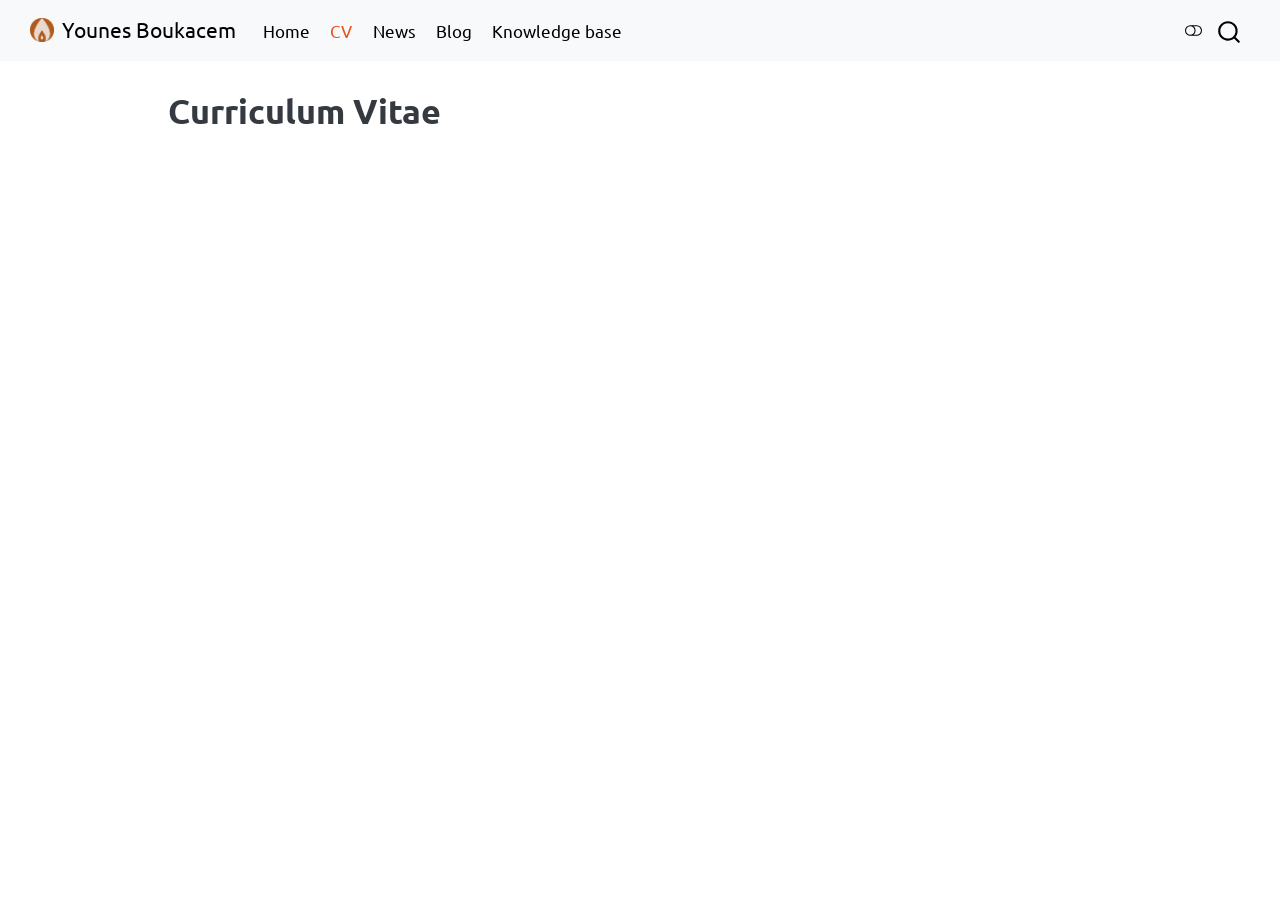
<file: docs/cv.html>
<!DOCTYPE html>
<html xmlns="http://www.w3.org/1999/xhtml" lang="en" xml:lang="en"><head>

<meta charset="utf-8">
<meta name="generator" content="quarto-1.11.9">

<meta name="viewport" content="width=device-width, initial-scale=1.0, user-scalable=yes">


<title>Curriculum Vitae – Younes Boukacem</title>
<style>
/* Default styles provided by pandoc.
** See https://pandoc.org/MANUAL.html#variables-for-html for config info.
*/
span.smallcaps{font-variant: small-caps;}
div.columns{display: flex; gap: 1.5em;}
div.column{flex: auto;}
@media screen {
div.columns{gap: min(4vw, 1.5em);}
div.column{overflow-x: auto;}
}
div.hanging-indent{margin-left: 1.5em; text-indent: -1.5em;}
ul.task-list{list-style: none;}
ul.task-list li input[type="checkbox"] {
  width: 0.8em;
  margin: 0 0.8em 0.2em -1em; /* quarto-specific, see https://github.com/quarto-dev/quarto-cli/issues/4556 */ 
  vertical-align: middle;
}
</style>


<script src="site_libs/quarto-nav/quarto-nav.js"></script>
<script src="site_libs/clipboard/clipboard.min.js"></script>
<script src="site_libs/quarto-search/autocomplete.umd.js"></script>
<script src="site_libs/quarto-search/fuse.min.js"></script>
<script src="site_libs/quarto-search/quarto-search.js"></script>
<meta name="quarto:offset" content="./">
<link href="./artifacts/favicon.png" rel="icon" type="image/png">
<script src="site_libs/quarto-html/quarto.js" type="module"></script>
<script src="site_libs/quarto-html/tabsets/tabsets.js" type="module"></script>
<script src="site_libs/quarto-html/scrollable-regions/scrollable-regions.js" type="module"></script>
<script src="site_libs/quarto-html/popper.min.js"></script>
<script src="site_libs/quarto-html/tippy.umd.min.js"></script>
<script src="site_libs/quarto-html/anchor.min.js"></script>
<link href="site_libs/quarto-html/tippy.css" rel="stylesheet">
<link href="site_libs/quarto-html/quarto-syntax-highlighting-63b5708e65d6cd79cd7618c58d0c21e7.css" rel="stylesheet" class="quarto-color-scheme" id="quarto-text-highlighting-styles">
<link href="site_libs/quarto-html/quarto-syntax-highlighting-dark-447e42e69aaa9833c0ba1b986f430b20.css" rel="stylesheet" class="quarto-color-scheme quarto-color-alternate" id="quarto-text-highlighting-styles">
<link href="site_libs/quarto-html/quarto-syntax-highlighting-63b5708e65d6cd79cd7618c58d0c21e7.css" rel="stylesheet" class="quarto-color-scheme-extra" id="quarto-text-highlighting-styles">
<script src="site_libs/bootstrap/bootstrap.min.js"></script>
<link href="site_libs/bootstrap/bootstrap-icons.css" rel="stylesheet">
<link href="site_libs/bootstrap/bootstrap-77dfa5eb896560849ad962ed2a5f1f72.min.css" rel="stylesheet" append-hash="true" class="quarto-color-scheme" id="quarto-bootstrap" data-mode="light">
<link href="site_libs/bootstrap/bootstrap-dark-5c0184de43ae87bcc742ed62326c05dc.min.css" rel="stylesheet" append-hash="true" class="quarto-color-scheme quarto-color-alternate" id="quarto-bootstrap" data-mode="dark">
<link href="site_libs/bootstrap/bootstrap-77dfa5eb896560849ad962ed2a5f1f72.min.css" rel="stylesheet" append-hash="true" class="quarto-color-scheme-extra" id="quarto-bootstrap" data-mode="light">
<script id="quarto-search-options" type="application/json">{
  "location": "navbar",
  "copy-button": false,
  "collapse-after": 3,
  "panel-placement": "end",
  "type": "overlay",
  "limit": 50,
  "keyboard-shortcut": [
    "f",
    "/",
    "s"
  ],
  "show-item-context": false,
  "language": {
    "search-no-results-text": "No results",
    "search-matching-documents-text": "matching documents",
    "search-copy-link-title": "Copy link to search",
    "search-hide-matches-text": "Hide additional matches",
    "search-more-match-text": "more match in this document",
    "search-more-matches-text": "more matches in this document",
    "search-clear-button-title": "Clear",
    "search-text-placeholder": "",
    "search-detached-cancel-button-title": "Cancel",
    "search-submit-button-title": "Submit",
    "search-label": "Search"
  }
}</script>


<link rel="stylesheet" href="styles.css">
</head>

<body class="nav-fixed quarto-light"><a id="quarto-skip-link" class="visually-hidden-focusable" href="#quarto-document-content">Skip to main content</a><script id="quarto-html-before-body" type="application/javascript">
    const toggleBodyColorMode = (bsSheetEl) => {
      const mode = bsSheetEl.getAttribute("data-mode");
      const bodyEl = window.document.querySelector("body");
      if (mode === "dark") {
        bodyEl.classList.add("quarto-dark");
        bodyEl.classList.remove("quarto-light");
      } else {
        bodyEl.classList.add("quarto-light");
        bodyEl.classList.remove("quarto-dark");
      }
    }
    const toggleBodyColorPrimary = () => {
      const bsSheetEl = window.document.querySelector("link#quarto-bootstrap:not([rel=disabled-stylesheet])");
      if (bsSheetEl) {
        toggleBodyColorMode(bsSheetEl);
      }
    }
    const setColorSchemeToggle = (alternate) => {
      const toggles = window.document.querySelectorAll('.quarto-color-scheme-toggle');
      for (let i=0; i < toggles.length; i++) {
        const toggle = toggles[i];
        if (toggle) {
          toggle.setAttribute("aria-checked", alternate ? "true" : "false");
          if (alternate) {
            toggle.classList.add("alternate");
          } else {
            toggle.classList.remove("alternate");
          }
        }
      }
    };
    const toggleColorMode = (alternate) => {
      // Switch the stylesheets
      const primaryStylesheets = window.document.querySelectorAll('link.quarto-color-scheme:not(.quarto-color-alternate)');
      const alternateStylesheets = window.document.querySelectorAll('link.quarto-color-scheme.quarto-color-alternate');
      manageTransitions('#quarto-margin-sidebar .nav-link', false);
      if (alternate) {
        // note: dark is layered on light, we don't disable primary!
        enableStylesheet(alternateStylesheets);
        for (const sheetNode of alternateStylesheets) {
          if (sheetNode.id === "quarto-bootstrap") {
            toggleBodyColorMode(sheetNode);
          }
        }
      } else {
        disableStylesheet(alternateStylesheets);
        enableStylesheet(primaryStylesheets)
        toggleBodyColorPrimary();
      }
      manageTransitions('#quarto-margin-sidebar .nav-link', true);
      // Switch the toggles
      setColorSchemeToggle(alternate)
    }
    // Hack to workaround the fact that safari doesn't
    // properly recolor the scrollbar when toggling (#1455).
    // Not run on load: stylesheets are set before first paint there, and
    // scrolling would undo the scroll to a URL fragment (#14973).
    // The one pixel nudge keeps the reader where they were.
    const refreshSafariScrollbar = () => {
      if (navigator.userAgent.indexOf('Safari') > 0 && navigator.userAgent.indexOf('Chrome') == -1) {
        manageTransitions("body", false);
        const scrollY = window.scrollY;
        window.scrollTo(0, scrollY > 0 ? scrollY - 1 : 1);
        setTimeout(() => {
          window.scrollTo(0, scrollY);
          manageTransitions("body", true);
        }, 40);
      }
    }
    const disableStylesheet = (stylesheets) => {
      for (let i=0; i < stylesheets.length; i++) {
        const stylesheet = stylesheets[i];
        stylesheet.rel = 'disabled-stylesheet';
      }
    }
    const enableStylesheet = (stylesheets) => {
      for (let i=0; i < stylesheets.length; i++) {
        const stylesheet = stylesheets[i];
        if(stylesheet.rel !== 'stylesheet') { // for Chrome, which will still FOUC without this check
          stylesheet.rel = 'stylesheet';
        }
      }
    }
    const manageTransitions = (selector, allowTransitions) => {
      const els = window.document.querySelectorAll(selector);
      for (let i=0; i < els.length; i++) {
        const el = els[i];
        if (allowTransitions) {
          el.classList.remove('notransition');
        } else {
          el.classList.add('notransition');
        }
      }
    }
    const isFileUrl = () => {
      return window.location.protocol === 'file:';
    }
    const hasAlternateSentinel = () => {
      let styleSentinel = getColorSchemeSentinel();
      if (styleSentinel !== null) {
        return styleSentinel === "alternate";
      } else {
        return false;
      }
    }
    const setStyleSentinel = (alternate) => {
      const value = alternate ? "alternate" : "default";
      if (!isFileUrl()) {
        window.localStorage.setItem("quarto-color-scheme", value);
      } else {
        localAlternateSentinel = value;
      }
    }
    const getColorSchemeSentinel = () => {
      if (!isFileUrl()) {
        const storageValue = window.localStorage.getItem("quarto-color-scheme");
        return storageValue != null ? storageValue : localAlternateSentinel;
      } else {
        return localAlternateSentinel;
      }
    }
    const toggleGiscusIfUsed = (isAlternate, darkModeDefault) => {
      const baseTheme = document.querySelector('#giscus-base-theme')?.value ?? 'light';
      const alternateTheme = document.querySelector('#giscus-alt-theme')?.value ?? 'dark';
      let newTheme = '';
      if(authorPrefersDark) {
        newTheme = isAlternate ? baseTheme : alternateTheme;
      } else {
        newTheme = isAlternate ? alternateTheme : baseTheme;
      }
      const changeGiscusTheme = () => {
        // From: https://github.com/giscus/giscus/issues/336
        const sendMessage = (message) => {
          const iframe = document.querySelector('iframe.giscus-frame');
          if (!iframe) return;
          iframe.contentWindow.postMessage({ giscus: message }, 'https://giscus.app');
        }
        sendMessage({
          setConfig: {
            theme: newTheme
          }
        });
      }
      const isGiscussLoaded = window.document.querySelector('iframe.giscus-frame') !== null;
      if (isGiscussLoaded) {
        changeGiscusTheme();
      }
    };
    const authorPrefersDark = false;
    const darkModeDefault = authorPrefersDark;
      document.querySelector('link#quarto-text-highlighting-styles.quarto-color-scheme-extra').rel = 'disabled-stylesheet';
      document.querySelector('link#quarto-bootstrap.quarto-color-scheme-extra').rel = 'disabled-stylesheet';
    let localAlternateSentinel = darkModeDefault ? 'alternate' : 'default';
    // Dark / light mode switch
    window.quartoToggleColorScheme = () => {
      // Read the current dark / light value
      let toAlternate = !hasAlternateSentinel();
      toggleColorMode(toAlternate);
      refreshSafariScrollbar();
      setStyleSentinel(toAlternate);
      toggleGiscusIfUsed(toAlternate, darkModeDefault);
      window.dispatchEvent(new Event('resize'));
    };
    // Switch to dark mode if need be
    if (hasAlternateSentinel()) {
      toggleColorMode(true);
    } else {
      toggleColorMode(false);
    }
  </script>

<div id="quarto-search-results"></div>
  <header id="quarto-header" class="headroom fixed-top">
    <nav class="navbar navbar-expand-lg " data-bs-theme="dark" aria-label="Site">
      <div class="navbar-container container-fluid">
      <div class="navbar-brand-container mx-auto">
    <a href="./index.html" class="navbar-brand navbar-brand-logo">
    <img src="./artifacts/favicon.png" alt="" class="navbar-logo light-content">
    <img src="./artifacts/favicon.png" alt="" class="navbar-logo dark-content">
    </a>
    <a class="navbar-brand" href="./index.html">
    <span class="navbar-title">Younes Boukacem</span>
    </a>
  </div>
          <button class="navbar-toggler" type="button" data-bs-toggle="collapse" data-bs-target="#navbarCollapse" aria-controls="navbarCollapse" aria-expanded="false" aria-label="Toggle navigation" onclick="if (window.quartoToggleHeadroom) { window.quartoToggleHeadroom(); }">
  <span class="navbar-toggler-icon"></span>
</button>
          <div class="collapse navbar-collapse" id="navbarCollapse">
            <ul class="navbar-nav navbar-nav-scroll me-auto">
  <li class="nav-item">
    <a class="nav-link" href="./index.html"> 
<span class="menu-text">Home</span></a>
  </li>  
  <li class="nav-item">
    <a class="nav-link active" href="./cv.html" aria-current="page"> 
<span class="menu-text">CV</span></a>
  </li>  
  <li class="nav-item">
    <a class="nav-link" href="./news.html"> 
<span class="menu-text">News</span></a>
  </li>  
  <li class="nav-item">
    <a class="nav-link" href="./blog.html"> 
<span class="menu-text">Blog</span></a>
  </li>  
  <li class="nav-item">
    <a class="nav-link" href="./Knowledge base/Knowledge base.html"> 
<span class="menu-text">Knowledge base</span></a>
  </li>  
</ul>
          </div> <!-- /navcollapse -->
            <div class="quarto-navbar-tools">
  <button type="button" role="switch" aria-checked="false" class="quarto-color-scheme-toggle quarto-navigation-tool  px-1" onclick="window.quartoToggleColorScheme(); return false;" title="Toggle dark mode" aria-label="Toggle dark mode"><i class="bi"></i></button>
</div>
            <div id="quarto-search" class="" title="Search"></div>
      </div> <!-- /container-fluid -->
    </nav>
</header>
<!-- content -->
<div id="quarto-content" class="quarto-container page-columns page-rows-contents page-layout-article page-navbar">
<!-- sidebar -->
<!-- margin-sidebar -->
    <div id="quarto-margin-sidebar" class="sidebar margin-sidebar zindex-bottom">
        
    </div>
<!-- main -->
<main class="content" id="quarto-document-content" tabindex="-1">


<header id="title-block-header" class="quarto-title-block default">
<div class="quarto-title">
<h1 class="title">Curriculum Vitae</h1>
</div>



<div class="quarto-title-meta">

    
  
    
  </div>
  


</header>


<iframe src="artifacts/CV_Younes_BOUKACEM.pdf" width="100%" height="100%">
</iframe>



</main> <!-- /main -->
<script id="quarto-html-after-body" type="application/javascript">
  window.document.addEventListener("DOMContentLoaded", function (event) {
    // Ensure there is a toggle, if there isn't float one in the top right
    if (window.document.querySelector('.quarto-color-scheme-toggle') === null) {
      const toggle = window.document.createElement('button');
      toggle.type = "button";
      toggle.setAttribute("role", "switch");
      toggle.setAttribute("aria-checked", "false");
      toggle.classList.add('top-right');
      toggle.classList.add('quarto-color-scheme-toggle');
      toggle.setAttribute("aria-label", "Toggle dark mode");
      toggle.onclick = function() { try { window.quartoToggleColorScheme(); } catch {} return false; };
      const i = window.document.createElement("i");
      i.classList.add('bi');
      toggle.appendChild(i);
      // Put the toggle in a landmark of its own, so that landmark navigation
      // can reach it.
      //
      // The container is always a fresh direct child of body, and the toggle is
      // never moved into page furniture that the theme or the author controls.
      // The toggle is positioned against the page, so any ancestor that
      // establishes a containing block captures it: a positioned element or a
      // grid for position: absolute, and transform, filter, will-change or
      // contain for position: fixed. A direct child of body has none of these
      // to inherit, and the shift when one appears is silent and visual.
      //
      // ARIA says a document should have at most one banner, and axe reports a
      // duplicate whether or not the banners carry distinct labels. So use a
      // header when the page has no banner yet, and a named region otherwise.
      //
      // A header is a banner wherever it sits, unless it is inside sectioning
      // content, so this cannot just look at the children of body: a custom
      // page layout wraps the title block header in a plain div. An explicit
      // role="banner" always counts.
      const sectioning = 'article, aside, main, nav, section, [role="article"], [role="complementary"], [role="main"], [role="navigation"], [role="region"]';
      const hasBanner = Array.from(
        window.document.querySelectorAll('header:not([role]), [role="banner"]')
      ).some(function(el) {
        return el.hasAttribute("role") || el.closest(sectioning) === null;
      });
      const container = window.document.createElement(hasBanner ? "div" : "header");
      if (hasBanner) {
        container.setAttribute("role", "region");
        container.setAttribute("aria-label", "Toggle dark mode");
      }
      container.classList.add('quarto-color-scheme-toggle-container');
      container.appendChild(toggle);
      window.document.body.appendChild(container);
    }
    setColorSchemeToggle(hasAlternateSentinel())
    const icon = "";
    const anchorJS = new window.AnchorJS();
    anchorJS.options = {
      placement: 'right',
      icon: icon
    };
    anchorJS.add('.anchored');
    const isCodeAnnotation = (el) => {
      for (const clz of el.classList) {
        if (clz.startsWith('code-annotation-')) {                     
          return true;
        }
      }
      return false;
    }
    const onCopySuccess = function(e) {
      // button target
      const button = e.trigger;
      // don't keep focus
      button.blur();
      // flash "checked"
      button.classList.add('code-copy-button-checked');
      var currentTitle = button.getAttribute("title");
      button.setAttribute("title", "Copied!");
      let tooltip;
      if (window.bootstrap) {
        button.setAttribute("data-bs-toggle", "tooltip");
        button.setAttribute("data-bs-placement", "left");
        button.setAttribute("data-bs-title", "Copied!");
        tooltip = new bootstrap.Tooltip(button, 
          { trigger: "manual", 
            customClass: "code-copy-button-tooltip",
            offset: [0, -8]});
        tooltip.show();    
      }
      setTimeout(function() {
        if (tooltip) {
          tooltip.hide();
          button.removeAttribute("data-bs-title");
          button.removeAttribute("data-bs-toggle");
          button.removeAttribute("data-bs-placement");
        }
        button.setAttribute("title", currentTitle);
        button.classList.remove('code-copy-button-checked');
      }, 1000);
      // clear code selection
      e.clearSelection();
    }
    const getTextToCopy = function(trigger) {
      const outerScaffold = trigger.parentElement.cloneNode(true);
      const codeEl = outerScaffold.querySelector('code');
      for (const childEl of codeEl.children) {
        if (isCodeAnnotation(childEl)) {
          childEl.remove();
        }
      }
      return codeEl.innerText;
    }
    const clipboard = new window.ClipboardJS('.code-copy-button:not([data-in-quarto-modal])', {
      text: getTextToCopy
    });
    clipboard.on('success', onCopySuccess);
    if (window.document.getElementById('quarto-embedded-source-code-modal')) {
      const clipboardModal = new window.ClipboardJS('.code-copy-button[data-in-quarto-modal]', {
        text: getTextToCopy,
        container: window.document.getElementById('quarto-embedded-source-code-modal')
      });
      clipboardModal.on('success', onCopySuccess);
    }
      var localhostRegex = new RegExp(/^(?:http|https):\/\/localhost\:?[0-9]*\//);
      var mailtoRegex = new RegExp(/^mailto:/);
        var filterRegex = new RegExp('/' + window.location.host + '/');
      var isInternal = (href) => {
          return filterRegex.test(href) || localhostRegex.test(href) || mailtoRegex.test(href);
      }
      // Inspect non-navigation links and adorn them if external
      window.quartoDecorateExternalLinks = function (root) {
     var links = (root || window.document).querySelectorAll('a[href]:not(.nav-link):not(.navbar-brand):not(.toc-action):not(.sidebar-link):not(.sidebar-item-toggle):not(.pagination-link):not(.no-external):not([aria-hidden]):not(.dropdown-item):not(.quarto-navigation-tool):not(.about-link)');
      for (var i=0; i<links.length; i++) {
        const link = links[i];
        if (!isInternal(link.href)) {
          // undo the damage that might have been done by quarto-nav.js in the case of
          // links that we want to consider external
          if (link.dataset.originalHref !== undefined) {
            link.href = link.dataset.originalHref;
          }
          if (!link.classList.contains('no-external-icon')) {
          }
        }
      }
      };
      window.quartoDecorateExternalLinks(window.document);
    // Esc closes the popup (WCAG 1.4.13) and focus leaving both trigger and
    // popup closes it (WCAG 2.4.11); tippy handles neither for interactive popups.
    const hideOnEscAndFocusOut = {
      name: 'hideOnEscAndFocusOut',
      defaultValue: true,
      fn(instance) {
        const dismiss = () => {
          // A show scheduled by the trigger delay would otherwise reopen it
          instance.clearDelayTimeouts();
          instance.hide();
        };
        const onKeyDown = (event) => {
          if (event.key !== 'Escape') {
            return;
          }
          // Keep Esc from also reaching page handlers (e.g. reveal.js overview),
          // except an open reveal.js slide menu, which Esc should close too.
          // The menu handles keys only when its keyboard option is on.
          const menuHandlesEsc = window.Reveal?.getPlugin?.('menu')?.isOpen() &&
            window.Reveal.getConfig().menu?.keyboard !== false;
          if (!menuHandlesEsc) {
            event.stopPropagation();
          }
          if (instance.popper.contains(window.document.activeElement)) {
            // Disabled while refocusing so the focus trigger does not reopen it
            instance.disable();
            instance.reference.focus();
            instance.enable();
          }
          dismiss();
        };
        const onFocusOut = (event) => {
          const target = event.relatedTarget;
          if (target && !instance.reference.contains(target) &&
              !instance.popper.contains(target)) {
            dismiss();
          }
        };
        // On the trigger too: a click trigger (code-annotations: select) has no
        // blur handling. Attached for the instance's lifetime so leaving the
        // trigger also cancels a show still pending on the trigger delay.
        instance.reference.addEventListener('focusout', onFocusOut);
        return {
          onShow() {
            window.document.addEventListener('keydown', onKeyDown, true);
            instance.popper.addEventListener('focusout', onFocusOut);
          },
          onHide() {
            window.document.removeEventListener('keydown', onKeyDown, true);
            instance.popper.removeEventListener('focusout', onFocusOut);
          },
          onDestroy() {
            instance.reference.removeEventListener('focusout', onFocusOut);
          },
        };
      },
    };
    function tippyHover(el, contentFn, onTriggerFn, onUntriggerFn) {
      const config = {
        allowHTML: true,
        maxWidth: 500,
        delay: 100,
        arrow: false,
        appendTo: function(el) {
            return el.parentElement;
        },
        interactive: true,
        interactiveBorder: 10,
        theme: 'quarto',
        placement: 'bottom-start',
        plugins: [hideOnEscAndFocusOut],
      };
      if (contentFn) {
        config.content = contentFn;
      }
      if (onTriggerFn) {
        config.onTrigger = onTriggerFn;
      }
      if (onUntriggerFn) {
        config.onUntrigger = onUntriggerFn;
      }
      window.tippy(el, config); 
    }
    const noterefs = window.document.querySelectorAll('a[role="doc-noteref"]');
    for (var i=0; i<noterefs.length; i++) {
      const ref = noterefs[i];
      tippyHover(ref, function() {
        // use id or data attribute instead here
        let href = ref.getAttribute('data-footnote-href') || ref.getAttribute('href');
        try { href = new URL(href).hash; } catch {}
        const id = href.replace(/^#\/?/, "");
        const note = window.document.getElementById(id);
        if (note) {
          return note.innerHTML;
        } else {
          return "";
        }
      });
    }
    const xrefs = window.document.querySelectorAll('a.quarto-xref');
    const processXRef = (id, note) => {
      // Strip column container classes
      const stripColumnClz = (el) => {
        el.classList.remove("page-full", "page-columns");
        if (el.children) {
          for (const child of el.children) {
            stripColumnClz(child);
          }
        }
      }
      stripColumnClz(note)
      if (id === null || id.startsWith('sec-')) {
        // Special case sections, only their first couple elements
        const container = document.createElement("div");
        if (note.children && note.children.length > 2) {
          container.appendChild(note.children[0].cloneNode(true));
          for (let i = 1; i < note.children.length; i++) {
            const child = note.children[i];
            if (child.tagName === "P" && child.innerText === "") {
              continue;
            } else {
              container.appendChild(child.cloneNode(true));
              break;
            }
          }
          if (window.Quarto?.typesetMath) {
            window.Quarto.typesetMath(container);
          }
          return container.innerHTML
        } else {
          if (window.Quarto?.typesetMath) {
            window.Quarto.typesetMath(note);
          }
          return note.innerHTML;
        }
      } else {
        // Remove any anchor links if they are present
        const anchorLink = note.querySelector('a.anchorjs-link');
        if (anchorLink) {
          anchorLink.remove();
        }
        if (window.Quarto?.typesetMath) {
          window.Quarto.typesetMath(note);
        }
        if (note.classList.contains("callout")) {
          return note.outerHTML;
        } else {
          return note.innerHTML;
        }
      }
    }
    for (var i=0; i<xrefs.length; i++) {
      const xref = xrefs[i];
      tippyHover(xref, undefined, function(instance) {
        instance.disable();
        let url = xref.getAttribute('href');
        let hash = undefined; 
        if (url.startsWith('#')) {
          hash = url;
        } else {
          try { hash = new URL(url).hash; } catch {}
        }
        if (hash) {
          const id = hash.replace(/^#\/?/, "");
          const note = window.document.getElementById(id);
          if (note !== null) {
            try {
              const html = processXRef(id, note.cloneNode(true));
              instance.setContent(html);
            } finally {
              instance.enable();
              instance.show();
            }
          } else {
            // See if we can fetch this
            fetch(url.split('#')[0])
            .then(res => res.text())
            .then(html => {
              const parser = new DOMParser();
              const htmlDoc = parser.parseFromString(html, "text/html");
              const note = htmlDoc.getElementById(id);
              if (note !== null) {
                const html = processXRef(id, note);
                instance.setContent(html);
              } 
            }).finally(() => {
              instance.enable();
              instance.show();
            });
          }
        } else {
          // See if we can fetch a full url (with no hash to target)
          // This is a special case and we should probably do some content thinning / targeting
          fetch(url)
          .then(res => res.text())
          .then(html => {
            const parser = new DOMParser();
            const htmlDoc = parser.parseFromString(html, "text/html");
            const note = htmlDoc.querySelector('main.content');
            if (note !== null) {
              // This should only happen for chapter cross references
              // (since there is no id in the URL)
              // remove the first header
              if (note.children.length > 0 && note.children[0].tagName === "HEADER") {
                note.children[0].remove();
              }
              const html = processXRef(null, note);
              instance.setContent(html);
            } 
          }).finally(() => {
            instance.enable();
            instance.show();
          });
        }
      }, function(instance) {
      });
    }
        let selectedAnnoteEl;
        const selectorForAnnotation = ( cell, annotation) => {
          let cellAttr = 'data-code-cell="' + cell + '"';
          let lineAttr = 'data-code-annotation="' +  annotation + '"';
          const selector = 'span[' + cellAttr + '][' + lineAttr + ']';
          return selector;
        }
        const selectCodeLines = (annoteEl) => {
          const doc = window.document;
          const targetCell = annoteEl.getAttribute("data-target-cell");
          const targetAnnotation = annoteEl.getAttribute("data-target-annotation");
          const annoteSpan = window.document.querySelector(selectorForAnnotation(targetCell, targetAnnotation));
          const lines = annoteSpan.getAttribute("data-code-lines").split(",");
          const lineIds = lines.map((line) => {
            return targetCell + "-" + line;
          })
          // Each band is positioned against its own containing block, which is
          // not the offsetParent of the lines, so place it from client rects.
          const placeBand = (band, firstEl, lastEl, codeBlock) => {
            const container = band.offsetParent;
            if (container === null) {
              return;
            }
            const containerRect = container.getBoundingClientRect();
            // Reveal.js scales slides with a transform, so convert client
            // pixels back to the CSS pixels of the container.
            const scale = containerRect.height / container.offsetHeight || 1;
            const firstRect = firstEl.getBoundingClientRect();
            const lastRect = lastEl.getBoundingClientRect();
            const top = (firstRect.top - containerRect.top) / scale - container.clientTop + container.scrollTop;
            const height = (lastRect.bottom - firstRect.top) / scale;
            band.style.top = top - 2 + "px";
            band.style.height = height + 4 + "px";
            if (codeBlock) {
              // Without the copy button wrapper, the containing block is wider
              // than the code block, so span the code block explicitly.
              const blockRect = codeBlock.getBoundingClientRect();
              band.style.left = (blockRect.left - containerRect.left) / scale - container.clientLeft + container.scrollLeft + "px";
              band.style.width = blockRect.width / scale + "px";
            }
          };
          if (lineIds.length > 0) {
            const el = window.document.getElementById(lineIds[0]);
            const lastEl = window.document.getElementById(lineIds[lineIds.length - 1]);
            const parent = el.parentElement.parentElement;
            // cook up a div (if necessary) and position it
            let div = window.document.getElementById("code-annotation-line-highlight");
            if (div === null) {
              div = window.document.createElement("div");
              div.setAttribute("id", "code-annotation-line-highlight");
              div.style.position = 'absolute';
              parent.appendChild(div);
            }
            placeBand(div, el, lastEl, parent.closest("div.sourceCode") || parent);
            let gutterDiv = window.document.getElementById("code-annotation-line-highlight-gutter");
            if (gutterDiv === null) {
              gutterDiv = window.document.createElement("div");
              gutterDiv.setAttribute("id", "code-annotation-line-highlight-gutter");
              gutterDiv.style.position = 'absolute';
              const codeCell = window.document.getElementById(targetCell);
              const gutter = codeCell.querySelector('.code-annotation-gutter');
              gutter.appendChild(gutterDiv);
            }
            placeBand(gutterDiv, el, lastEl);
            selectedAnnoteEl = annoteEl;
          }
        };
        const unselectCodeLines = () => {
          const elementsIds = ["code-annotation-line-highlight", "code-annotation-line-highlight-gutter"];
          elementsIds.forEach((elId) => {
            const div = window.document.getElementById(elId);
            if (div) {
              div.remove();
            }
          });
          selectedAnnoteEl = undefined;
        };
          // Handle positioning of the toggle
      window.addEventListener(
        "resize",
        throttle(() => {
          elRect = undefined;
          if (selectedAnnoteEl) {
            selectCodeLines(selectedAnnoteEl);
          }
        }, 10)
      );
      function throttle(fn, ms) {
      let throttle = false;
      let timer;
        return (...args) => {
          if(!throttle) { // first call gets through
              fn.apply(this, args);
              throttle = true;
          } else { // all the others get throttled
              if(timer) clearTimeout(timer); // cancel #2
              timer = setTimeout(() => {
                fn.apply(this, args);
                timer = throttle = false;
              }, ms);
          }
        };
      }
        // Attach click handler to the DT
        const annoteDls = window.document.querySelectorAll('dt[data-target-cell]');
        for (const annoteDlNode of annoteDls) {
          annoteDlNode.addEventListener('click', (event) => {
            const clickedEl = event.target;
            if (clickedEl !== selectedAnnoteEl) {
              unselectCodeLines();
              const activeEl = window.document.querySelector('dt[data-target-cell].code-annotation-active');
              if (activeEl) {
                activeEl.classList.remove('code-annotation-active');
              }
              selectCodeLines(clickedEl);
              clickedEl.classList.add('code-annotation-active');
            } else {
              // Unselect the line
              unselectCodeLines();
              clickedEl.classList.remove('code-annotation-active');
            }
          });
        }
    const findCites = (el) => {
      const parentEl = el.parentElement;
      if (parentEl) {
        const cites = parentEl.dataset.cites;
        if (cites) {
          return {
            el,
            cites: cites.split(' ')
          };
        } else {
          return findCites(el.parentElement)
        }
      } else {
        return undefined;
      }
    };
    var bibliorefs = window.document.querySelectorAll('a[role="doc-biblioref"]');
    for (var i=0; i<bibliorefs.length; i++) {
      const ref = bibliorefs[i];
      const citeInfo = findCites(ref);
      if (citeInfo) {
        tippyHover(citeInfo.el, function() {
          var popup = window.document.createElement('div');
          citeInfo.cites.forEach(function(cite) {
            var citeDiv = window.document.createElement('div');
            citeDiv.classList.add('hanging-indent');
            citeDiv.classList.add('csl-entry');
            var biblioDiv = window.document.getElementById('ref-' + cite);
            if (biblioDiv) {
              citeDiv.innerHTML = biblioDiv.innerHTML;
            }
            popup.appendChild(citeDiv);
          });
          return popup.innerHTML;
        });
      }
    }
  });
  </script>
  <script type="application/javascript">
  window.quartoScrollableRegionsLabels = {"code":"Scrollable code","output":"Scrollable output"};
  </script>
</div> <!-- /content -->




</body></html>
</file>
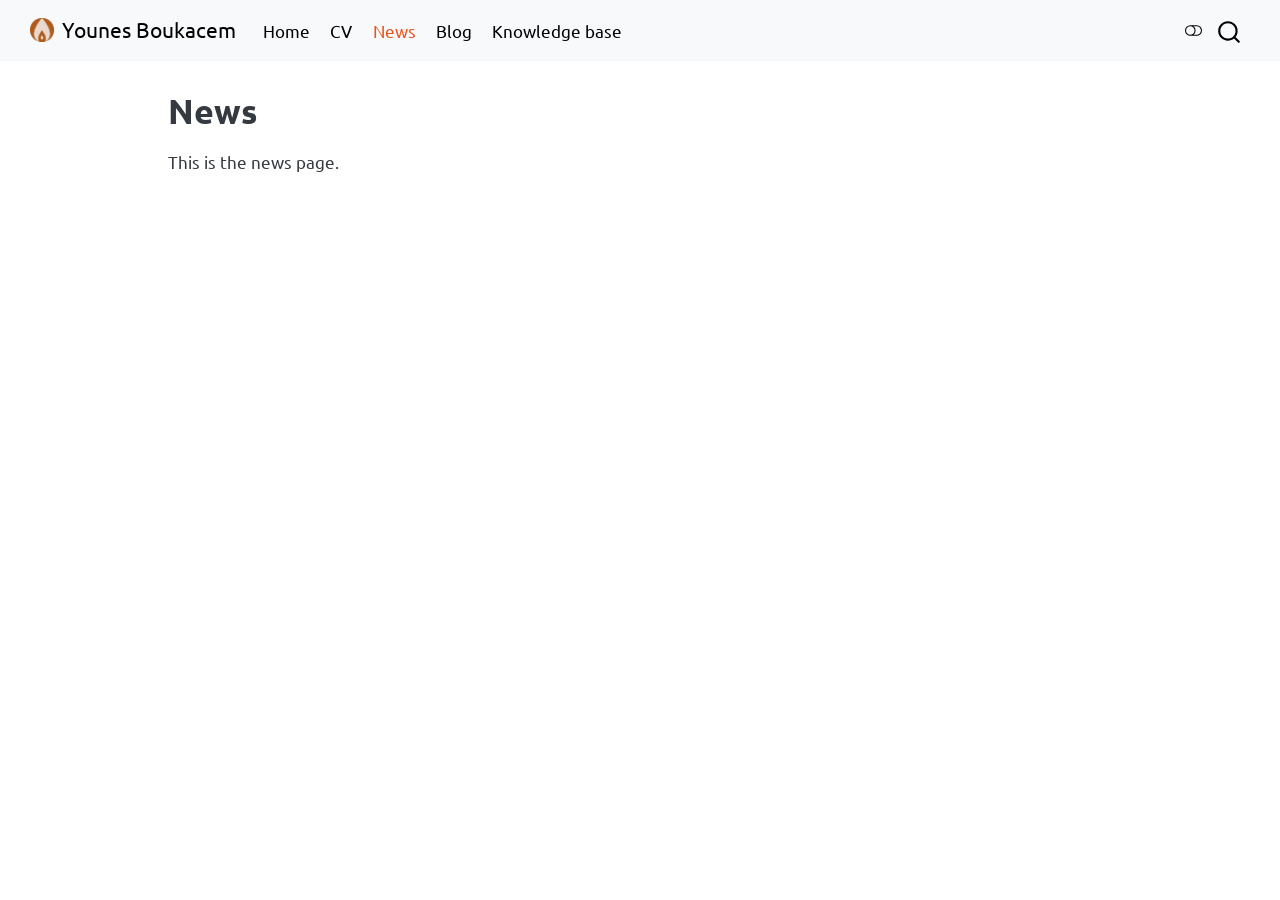
<file: docs/news.html>
<!DOCTYPE html>
<html xmlns="http://www.w3.org/1999/xhtml" lang="en" xml:lang="en"><head>

<meta charset="utf-8">
<meta name="generator" content="quarto-1.11.9">

<meta name="viewport" content="width=device-width, initial-scale=1.0, user-scalable=yes">


<title>News – Younes Boukacem</title>
<style>
/* Default styles provided by pandoc.
** See https://pandoc.org/MANUAL.html#variables-for-html for config info.
*/
span.smallcaps{font-variant: small-caps;}
div.columns{display: flex; gap: 1.5em;}
div.column{flex: auto;}
@media screen {
div.columns{gap: min(4vw, 1.5em);}
div.column{overflow-x: auto;}
}
div.hanging-indent{margin-left: 1.5em; text-indent: -1.5em;}
ul.task-list{list-style: none;}
ul.task-list li input[type="checkbox"] {
  width: 0.8em;
  margin: 0 0.8em 0.2em -1em; /* quarto-specific, see https://github.com/quarto-dev/quarto-cli/issues/4556 */ 
  vertical-align: middle;
}
</style>


<script src="site_libs/quarto-nav/quarto-nav.js"></script>
<script src="site_libs/clipboard/clipboard.min.js"></script>
<script src="site_libs/quarto-search/autocomplete.umd.js"></script>
<script src="site_libs/quarto-search/fuse.min.js"></script>
<script src="site_libs/quarto-search/quarto-search.js"></script>
<meta name="quarto:offset" content="./">
<link href="./artifacts/favicon.png" rel="icon" type="image/png">
<script src="site_libs/quarto-html/quarto.js" type="module"></script>
<script src="site_libs/quarto-html/tabsets/tabsets.js" type="module"></script>
<script src="site_libs/quarto-html/scrollable-regions/scrollable-regions.js" type="module"></script>
<script src="site_libs/quarto-html/popper.min.js"></script>
<script src="site_libs/quarto-html/tippy.umd.min.js"></script>
<script src="site_libs/quarto-html/anchor.min.js"></script>
<link href="site_libs/quarto-html/tippy.css" rel="stylesheet">
<link href="site_libs/quarto-html/quarto-syntax-highlighting-63b5708e65d6cd79cd7618c58d0c21e7.css" rel="stylesheet" class="quarto-color-scheme" id="quarto-text-highlighting-styles">
<link href="site_libs/quarto-html/quarto-syntax-highlighting-dark-447e42e69aaa9833c0ba1b986f430b20.css" rel="stylesheet" class="quarto-color-scheme quarto-color-alternate" id="quarto-text-highlighting-styles">
<link href="site_libs/quarto-html/quarto-syntax-highlighting-63b5708e65d6cd79cd7618c58d0c21e7.css" rel="stylesheet" class="quarto-color-scheme-extra" id="quarto-text-highlighting-styles">
<script src="site_libs/bootstrap/bootstrap.min.js"></script>
<link href="site_libs/bootstrap/bootstrap-icons.css" rel="stylesheet">
<link href="site_libs/bootstrap/bootstrap-77dfa5eb896560849ad962ed2a5f1f72.min.css" rel="stylesheet" append-hash="true" class="quarto-color-scheme" id="quarto-bootstrap" data-mode="light">
<link href="site_libs/bootstrap/bootstrap-dark-5c0184de43ae87bcc742ed62326c05dc.min.css" rel="stylesheet" append-hash="true" class="quarto-color-scheme quarto-color-alternate" id="quarto-bootstrap" data-mode="dark">
<link href="site_libs/bootstrap/bootstrap-77dfa5eb896560849ad962ed2a5f1f72.min.css" rel="stylesheet" append-hash="true" class="quarto-color-scheme-extra" id="quarto-bootstrap" data-mode="light">
<script id="quarto-search-options" type="application/json">{
  "location": "navbar",
  "copy-button": false,
  "collapse-after": 3,
  "panel-placement": "end",
  "type": "overlay",
  "limit": 50,
  "keyboard-shortcut": [
    "f",
    "/",
    "s"
  ],
  "show-item-context": false,
  "language": {
    "search-no-results-text": "No results",
    "search-matching-documents-text": "matching documents",
    "search-copy-link-title": "Copy link to search",
    "search-hide-matches-text": "Hide additional matches",
    "search-more-match-text": "more match in this document",
    "search-more-matches-text": "more matches in this document",
    "search-clear-button-title": "Clear",
    "search-text-placeholder": "",
    "search-detached-cancel-button-title": "Cancel",
    "search-submit-button-title": "Submit",
    "search-label": "Search"
  }
}</script>


<link rel="stylesheet" href="styles.css">
</head>

<body class="nav-fixed quarto-light"><a id="quarto-skip-link" class="visually-hidden-focusable" href="#quarto-document-content">Skip to main content</a><script id="quarto-html-before-body" type="application/javascript">
    const toggleBodyColorMode = (bsSheetEl) => {
      const mode = bsSheetEl.getAttribute("data-mode");
      const bodyEl = window.document.querySelector("body");
      if (mode === "dark") {
        bodyEl.classList.add("quarto-dark");
        bodyEl.classList.remove("quarto-light");
      } else {
        bodyEl.classList.add("quarto-light");
        bodyEl.classList.remove("quarto-dark");
      }
    }
    const toggleBodyColorPrimary = () => {
      const bsSheetEl = window.document.querySelector("link#quarto-bootstrap:not([rel=disabled-stylesheet])");
      if (bsSheetEl) {
        toggleBodyColorMode(bsSheetEl);
      }
    }
    const setColorSchemeToggle = (alternate) => {
      const toggles = window.document.querySelectorAll('.quarto-color-scheme-toggle');
      for (let i=0; i < toggles.length; i++) {
        const toggle = toggles[i];
        if (toggle) {
          toggle.setAttribute("aria-checked", alternate ? "true" : "false");
          if (alternate) {
            toggle.classList.add("alternate");
          } else {
            toggle.classList.remove("alternate");
          }
        }
      }
    };
    const toggleColorMode = (alternate) => {
      // Switch the stylesheets
      const primaryStylesheets = window.document.querySelectorAll('link.quarto-color-scheme:not(.quarto-color-alternate)');
      const alternateStylesheets = window.document.querySelectorAll('link.quarto-color-scheme.quarto-color-alternate');
      manageTransitions('#quarto-margin-sidebar .nav-link', false);
      if (alternate) {
        // note: dark is layered on light, we don't disable primary!
        enableStylesheet(alternateStylesheets);
        for (const sheetNode of alternateStylesheets) {
          if (sheetNode.id === "quarto-bootstrap") {
            toggleBodyColorMode(sheetNode);
          }
        }
      } else {
        disableStylesheet(alternateStylesheets);
        enableStylesheet(primaryStylesheets)
        toggleBodyColorPrimary();
      }
      manageTransitions('#quarto-margin-sidebar .nav-link', true);
      // Switch the toggles
      setColorSchemeToggle(alternate)
    }
    // Hack to workaround the fact that safari doesn't
    // properly recolor the scrollbar when toggling (#1455).
    // Not run on load: stylesheets are set before first paint there, and
    // scrolling would undo the scroll to a URL fragment (#14973).
    // The one pixel nudge keeps the reader where they were.
    const refreshSafariScrollbar = () => {
      if (navigator.userAgent.indexOf('Safari') > 0 && navigator.userAgent.indexOf('Chrome') == -1) {
        manageTransitions("body", false);
        const scrollY = window.scrollY;
        window.scrollTo(0, scrollY > 0 ? scrollY - 1 : 1);
        setTimeout(() => {
          window.scrollTo(0, scrollY);
          manageTransitions("body", true);
        }, 40);
      }
    }
    const disableStylesheet = (stylesheets) => {
      for (let i=0; i < stylesheets.length; i++) {
        const stylesheet = stylesheets[i];
        stylesheet.rel = 'disabled-stylesheet';
      }
    }
    const enableStylesheet = (stylesheets) => {
      for (let i=0; i < stylesheets.length; i++) {
        const stylesheet = stylesheets[i];
        if(stylesheet.rel !== 'stylesheet') { // for Chrome, which will still FOUC without this check
          stylesheet.rel = 'stylesheet';
        }
      }
    }
    const manageTransitions = (selector, allowTransitions) => {
      const els = window.document.querySelectorAll(selector);
      for (let i=0; i < els.length; i++) {
        const el = els[i];
        if (allowTransitions) {
          el.classList.remove('notransition');
        } else {
          el.classList.add('notransition');
        }
      }
    }
    const isFileUrl = () => {
      return window.location.protocol === 'file:';
    }
    const hasAlternateSentinel = () => {
      let styleSentinel = getColorSchemeSentinel();
      if (styleSentinel !== null) {
        return styleSentinel === "alternate";
      } else {
        return false;
      }
    }
    const setStyleSentinel = (alternate) => {
      const value = alternate ? "alternate" : "default";
      if (!isFileUrl()) {
        window.localStorage.setItem("quarto-color-scheme", value);
      } else {
        localAlternateSentinel = value;
      }
    }
    const getColorSchemeSentinel = () => {
      if (!isFileUrl()) {
        const storageValue = window.localStorage.getItem("quarto-color-scheme");
        return storageValue != null ? storageValue : localAlternateSentinel;
      } else {
        return localAlternateSentinel;
      }
    }
    const toggleGiscusIfUsed = (isAlternate, darkModeDefault) => {
      const baseTheme = document.querySelector('#giscus-base-theme')?.value ?? 'light';
      const alternateTheme = document.querySelector('#giscus-alt-theme')?.value ?? 'dark';
      let newTheme = '';
      if(authorPrefersDark) {
        newTheme = isAlternate ? baseTheme : alternateTheme;
      } else {
        newTheme = isAlternate ? alternateTheme : baseTheme;
      }
      const changeGiscusTheme = () => {
        // From: https://github.com/giscus/giscus/issues/336
        const sendMessage = (message) => {
          const iframe = document.querySelector('iframe.giscus-frame');
          if (!iframe) return;
          iframe.contentWindow.postMessage({ giscus: message }, 'https://giscus.app');
        }
        sendMessage({
          setConfig: {
            theme: newTheme
          }
        });
      }
      const isGiscussLoaded = window.document.querySelector('iframe.giscus-frame') !== null;
      if (isGiscussLoaded) {
        changeGiscusTheme();
      }
    };
    const authorPrefersDark = false;
    const darkModeDefault = authorPrefersDark;
      document.querySelector('link#quarto-text-highlighting-styles.quarto-color-scheme-extra').rel = 'disabled-stylesheet';
      document.querySelector('link#quarto-bootstrap.quarto-color-scheme-extra').rel = 'disabled-stylesheet';
    let localAlternateSentinel = darkModeDefault ? 'alternate' : 'default';
    // Dark / light mode switch
    window.quartoToggleColorScheme = () => {
      // Read the current dark / light value
      let toAlternate = !hasAlternateSentinel();
      toggleColorMode(toAlternate);
      refreshSafariScrollbar();
      setStyleSentinel(toAlternate);
      toggleGiscusIfUsed(toAlternate, darkModeDefault);
      window.dispatchEvent(new Event('resize'));
    };
    // Switch to dark mode if need be
    if (hasAlternateSentinel()) {
      toggleColorMode(true);
    } else {
      toggleColorMode(false);
    }
  </script>

<div id="quarto-search-results"></div>
  <header id="quarto-header" class="headroom fixed-top">
    <nav class="navbar navbar-expand-lg " data-bs-theme="dark" aria-label="Site">
      <div class="navbar-container container-fluid">
      <div class="navbar-brand-container mx-auto">
    <a href="./index.html" class="navbar-brand navbar-brand-logo">
    <img src="./artifacts/favicon.png" alt="" class="navbar-logo light-content">
    <img src="./artifacts/favicon.png" alt="" class="navbar-logo dark-content">
    </a>
    <a class="navbar-brand" href="./index.html">
    <span class="navbar-title">Younes Boukacem</span>
    </a>
  </div>
          <button class="navbar-toggler" type="button" data-bs-toggle="collapse" data-bs-target="#navbarCollapse" aria-controls="navbarCollapse" aria-expanded="false" aria-label="Toggle navigation" onclick="if (window.quartoToggleHeadroom) { window.quartoToggleHeadroom(); }">
  <span class="navbar-toggler-icon"></span>
</button>
          <div class="collapse navbar-collapse" id="navbarCollapse">
            <ul class="navbar-nav navbar-nav-scroll me-auto">
  <li class="nav-item">
    <a class="nav-link" href="./index.html"> 
<span class="menu-text">Home</span></a>
  </li>  
  <li class="nav-item">
    <a class="nav-link" href="./cv.html"> 
<span class="menu-text">CV</span></a>
  </li>  
  <li class="nav-item">
    <a class="nav-link active" href="./news.html" aria-current="page"> 
<span class="menu-text">News</span></a>
  </li>  
  <li class="nav-item">
    <a class="nav-link" href="./blog.html"> 
<span class="menu-text">Blog</span></a>
  </li>  
  <li class="nav-item">
    <a class="nav-link" href="./Knowledge base/Knowledge base.html"> 
<span class="menu-text">Knowledge base</span></a>
  </li>  
</ul>
          </div> <!-- /navcollapse -->
            <div class="quarto-navbar-tools">
  <button type="button" role="switch" aria-checked="false" class="quarto-color-scheme-toggle quarto-navigation-tool  px-1" onclick="window.quartoToggleColorScheme(); return false;" title="Toggle dark mode" aria-label="Toggle dark mode"><i class="bi"></i></button>
</div>
            <div id="quarto-search" class="" title="Search"></div>
      </div> <!-- /container-fluid -->
    </nav>
</header>
<!-- content -->
<div id="quarto-content" class="quarto-container page-columns page-rows-contents page-layout-article page-navbar">
<!-- sidebar -->
<!-- margin-sidebar -->
    <div id="quarto-margin-sidebar" class="sidebar margin-sidebar zindex-bottom">
        
    </div>
<!-- main -->
<main class="content" id="quarto-document-content" tabindex="-1">


<header id="title-block-header" class="quarto-title-block default">
<div class="quarto-title">
<h1 class="title">News</h1>
</div>



<div class="quarto-title-meta">

    
  
    
  </div>
  


</header>


<p>This is the news page.</p>



</main> <!-- /main -->
<script id="quarto-html-after-body" type="application/javascript">
  window.document.addEventListener("DOMContentLoaded", function (event) {
    // Ensure there is a toggle, if there isn't float one in the top right
    if (window.document.querySelector('.quarto-color-scheme-toggle') === null) {
      const toggle = window.document.createElement('button');
      toggle.type = "button";
      toggle.setAttribute("role", "switch");
      toggle.setAttribute("aria-checked", "false");
      toggle.classList.add('top-right');
      toggle.classList.add('quarto-color-scheme-toggle');
      toggle.setAttribute("aria-label", "Toggle dark mode");
      toggle.onclick = function() { try { window.quartoToggleColorScheme(); } catch {} return false; };
      const i = window.document.createElement("i");
      i.classList.add('bi');
      toggle.appendChild(i);
      // Put the toggle in a landmark of its own, so that landmark navigation
      // can reach it.
      //
      // The container is always a fresh direct child of body, and the toggle is
      // never moved into page furniture that the theme or the author controls.
      // The toggle is positioned against the page, so any ancestor that
      // establishes a containing block captures it: a positioned element or a
      // grid for position: absolute, and transform, filter, will-change or
      // contain for position: fixed. A direct child of body has none of these
      // to inherit, and the shift when one appears is silent and visual.
      //
      // ARIA says a document should have at most one banner, and axe reports a
      // duplicate whether or not the banners carry distinct labels. So use a
      // header when the page has no banner yet, and a named region otherwise.
      //
      // A header is a banner wherever it sits, unless it is inside sectioning
      // content, so this cannot just look at the children of body: a custom
      // page layout wraps the title block header in a plain div. An explicit
      // role="banner" always counts.
      const sectioning = 'article, aside, main, nav, section, [role="article"], [role="complementary"], [role="main"], [role="navigation"], [role="region"]';
      const hasBanner = Array.from(
        window.document.querySelectorAll('header:not([role]), [role="banner"]')
      ).some(function(el) {
        return el.hasAttribute("role") || el.closest(sectioning) === null;
      });
      const container = window.document.createElement(hasBanner ? "div" : "header");
      if (hasBanner) {
        container.setAttribute("role", "region");
        container.setAttribute("aria-label", "Toggle dark mode");
      }
      container.classList.add('quarto-color-scheme-toggle-container');
      container.appendChild(toggle);
      window.document.body.appendChild(container);
    }
    setColorSchemeToggle(hasAlternateSentinel())
    const icon = "";
    const anchorJS = new window.AnchorJS();
    anchorJS.options = {
      placement: 'right',
      icon: icon
    };
    anchorJS.add('.anchored');
    const isCodeAnnotation = (el) => {
      for (const clz of el.classList) {
        if (clz.startsWith('code-annotation-')) {                     
          return true;
        }
      }
      return false;
    }
    const onCopySuccess = function(e) {
      // button target
      const button = e.trigger;
      // don't keep focus
      button.blur();
      // flash "checked"
      button.classList.add('code-copy-button-checked');
      var currentTitle = button.getAttribute("title");
      button.setAttribute("title", "Copied!");
      let tooltip;
      if (window.bootstrap) {
        button.setAttribute("data-bs-toggle", "tooltip");
        button.setAttribute("data-bs-placement", "left");
        button.setAttribute("data-bs-title", "Copied!");
        tooltip = new bootstrap.Tooltip(button, 
          { trigger: "manual", 
            customClass: "code-copy-button-tooltip",
            offset: [0, -8]});
        tooltip.show();    
      }
      setTimeout(function() {
        if (tooltip) {
          tooltip.hide();
          button.removeAttribute("data-bs-title");
          button.removeAttribute("data-bs-toggle");
          button.removeAttribute("data-bs-placement");
        }
        button.setAttribute("title", currentTitle);
        button.classList.remove('code-copy-button-checked');
      }, 1000);
      // clear code selection
      e.clearSelection();
    }
    const getTextToCopy = function(trigger) {
      const outerScaffold = trigger.parentElement.cloneNode(true);
      const codeEl = outerScaffold.querySelector('code');
      for (const childEl of codeEl.children) {
        if (isCodeAnnotation(childEl)) {
          childEl.remove();
        }
      }
      return codeEl.innerText;
    }
    const clipboard = new window.ClipboardJS('.code-copy-button:not([data-in-quarto-modal])', {
      text: getTextToCopy
    });
    clipboard.on('success', onCopySuccess);
    if (window.document.getElementById('quarto-embedded-source-code-modal')) {
      const clipboardModal = new window.ClipboardJS('.code-copy-button[data-in-quarto-modal]', {
        text: getTextToCopy,
        container: window.document.getElementById('quarto-embedded-source-code-modal')
      });
      clipboardModal.on('success', onCopySuccess);
    }
      var localhostRegex = new RegExp(/^(?:http|https):\/\/localhost\:?[0-9]*\//);
      var mailtoRegex = new RegExp(/^mailto:/);
        var filterRegex = new RegExp('/' + window.location.host + '/');
      var isInternal = (href) => {
          return filterRegex.test(href) || localhostRegex.test(href) || mailtoRegex.test(href);
      }
      // Inspect non-navigation links and adorn them if external
      window.quartoDecorateExternalLinks = function (root) {
     var links = (root || window.document).querySelectorAll('a[href]:not(.nav-link):not(.navbar-brand):not(.toc-action):not(.sidebar-link):not(.sidebar-item-toggle):not(.pagination-link):not(.no-external):not([aria-hidden]):not(.dropdown-item):not(.quarto-navigation-tool):not(.about-link)');
      for (var i=0; i<links.length; i++) {
        const link = links[i];
        if (!isInternal(link.href)) {
          // undo the damage that might have been done by quarto-nav.js in the case of
          // links that we want to consider external
          if (link.dataset.originalHref !== undefined) {
            link.href = link.dataset.originalHref;
          }
          if (!link.classList.contains('no-external-icon')) {
          }
        }
      }
      };
      window.quartoDecorateExternalLinks(window.document);
    // Esc closes the popup (WCAG 1.4.13) and focus leaving both trigger and
    // popup closes it (WCAG 2.4.11); tippy handles neither for interactive popups.
    const hideOnEscAndFocusOut = {
      name: 'hideOnEscAndFocusOut',
      defaultValue: true,
      fn(instance) {
        const dismiss = () => {
          // A show scheduled by the trigger delay would otherwise reopen it
          instance.clearDelayTimeouts();
          instance.hide();
        };
        const onKeyDown = (event) => {
          if (event.key !== 'Escape') {
            return;
          }
          // Keep Esc from also reaching page handlers (e.g. reveal.js overview),
          // except an open reveal.js slide menu, which Esc should close too.
          // The menu handles keys only when its keyboard option is on.
          const menuHandlesEsc = window.Reveal?.getPlugin?.('menu')?.isOpen() &&
            window.Reveal.getConfig().menu?.keyboard !== false;
          if (!menuHandlesEsc) {
            event.stopPropagation();
          }
          if (instance.popper.contains(window.document.activeElement)) {
            // Disabled while refocusing so the focus trigger does not reopen it
            instance.disable();
            instance.reference.focus();
            instance.enable();
          }
          dismiss();
        };
        const onFocusOut = (event) => {
          const target = event.relatedTarget;
          if (target && !instance.reference.contains(target) &&
              !instance.popper.contains(target)) {
            dismiss();
          }
        };
        // On the trigger too: a click trigger (code-annotations: select) has no
        // blur handling. Attached for the instance's lifetime so leaving the
        // trigger also cancels a show still pending on the trigger delay.
        instance.reference.addEventListener('focusout', onFocusOut);
        return {
          onShow() {
            window.document.addEventListener('keydown', onKeyDown, true);
            instance.popper.addEventListener('focusout', onFocusOut);
          },
          onHide() {
            window.document.removeEventListener('keydown', onKeyDown, true);
            instance.popper.removeEventListener('focusout', onFocusOut);
          },
          onDestroy() {
            instance.reference.removeEventListener('focusout', onFocusOut);
          },
        };
      },
    };
    function tippyHover(el, contentFn, onTriggerFn, onUntriggerFn) {
      const config = {
        allowHTML: true,
        maxWidth: 500,
        delay: 100,
        arrow: false,
        appendTo: function(el) {
            return el.parentElement;
        },
        interactive: true,
        interactiveBorder: 10,
        theme: 'quarto',
        placement: 'bottom-start',
        plugins: [hideOnEscAndFocusOut],
      };
      if (contentFn) {
        config.content = contentFn;
      }
      if (onTriggerFn) {
        config.onTrigger = onTriggerFn;
      }
      if (onUntriggerFn) {
        config.onUntrigger = onUntriggerFn;
      }
      window.tippy(el, config); 
    }
    const noterefs = window.document.querySelectorAll('a[role="doc-noteref"]');
    for (var i=0; i<noterefs.length; i++) {
      const ref = noterefs[i];
      tippyHover(ref, function() {
        // use id or data attribute instead here
        let href = ref.getAttribute('data-footnote-href') || ref.getAttribute('href');
        try { href = new URL(href).hash; } catch {}
        const id = href.replace(/^#\/?/, "");
        const note = window.document.getElementById(id);
        if (note) {
          return note.innerHTML;
        } else {
          return "";
        }
      });
    }
    const xrefs = window.document.querySelectorAll('a.quarto-xref');
    const processXRef = (id, note) => {
      // Strip column container classes
      const stripColumnClz = (el) => {
        el.classList.remove("page-full", "page-columns");
        if (el.children) {
          for (const child of el.children) {
            stripColumnClz(child);
          }
        }
      }
      stripColumnClz(note)
      if (id === null || id.startsWith('sec-')) {
        // Special case sections, only their first couple elements
        const container = document.createElement("div");
        if (note.children && note.children.length > 2) {
          container.appendChild(note.children[0].cloneNode(true));
          for (let i = 1; i < note.children.length; i++) {
            const child = note.children[i];
            if (child.tagName === "P" && child.innerText === "") {
              continue;
            } else {
              container.appendChild(child.cloneNode(true));
              break;
            }
          }
          if (window.Quarto?.typesetMath) {
            window.Quarto.typesetMath(container);
          }
          return container.innerHTML
        } else {
          if (window.Quarto?.typesetMath) {
            window.Quarto.typesetMath(note);
          }
          return note.innerHTML;
        }
      } else {
        // Remove any anchor links if they are present
        const anchorLink = note.querySelector('a.anchorjs-link');
        if (anchorLink) {
          anchorLink.remove();
        }
        if (window.Quarto?.typesetMath) {
          window.Quarto.typesetMath(note);
        }
        if (note.classList.contains("callout")) {
          return note.outerHTML;
        } else {
          return note.innerHTML;
        }
      }
    }
    for (var i=0; i<xrefs.length; i++) {
      const xref = xrefs[i];
      tippyHover(xref, undefined, function(instance) {
        instance.disable();
        let url = xref.getAttribute('href');
        let hash = undefined; 
        if (url.startsWith('#')) {
          hash = url;
        } else {
          try { hash = new URL(url).hash; } catch {}
        }
        if (hash) {
          const id = hash.replace(/^#\/?/, "");
          const note = window.document.getElementById(id);
          if (note !== null) {
            try {
              const html = processXRef(id, note.cloneNode(true));
              instance.setContent(html);
            } finally {
              instance.enable();
              instance.show();
            }
          } else {
            // See if we can fetch this
            fetch(url.split('#')[0])
            .then(res => res.text())
            .then(html => {
              const parser = new DOMParser();
              const htmlDoc = parser.parseFromString(html, "text/html");
              const note = htmlDoc.getElementById(id);
              if (note !== null) {
                const html = processXRef(id, note);
                instance.setContent(html);
              } 
            }).finally(() => {
              instance.enable();
              instance.show();
            });
          }
        } else {
          // See if we can fetch a full url (with no hash to target)
          // This is a special case and we should probably do some content thinning / targeting
          fetch(url)
          .then(res => res.text())
          .then(html => {
            const parser = new DOMParser();
            const htmlDoc = parser.parseFromString(html, "text/html");
            const note = htmlDoc.querySelector('main.content');
            if (note !== null) {
              // This should only happen for chapter cross references
              // (since there is no id in the URL)
              // remove the first header
              if (note.children.length > 0 && note.children[0].tagName === "HEADER") {
                note.children[0].remove();
              }
              const html = processXRef(null, note);
              instance.setContent(html);
            } 
          }).finally(() => {
            instance.enable();
            instance.show();
          });
        }
      }, function(instance) {
      });
    }
        let selectedAnnoteEl;
        const selectorForAnnotation = ( cell, annotation) => {
          let cellAttr = 'data-code-cell="' + cell + '"';
          let lineAttr = 'data-code-annotation="' +  annotation + '"';
          const selector = 'span[' + cellAttr + '][' + lineAttr + ']';
          return selector;
        }
        const selectCodeLines = (annoteEl) => {
          const doc = window.document;
          const targetCell = annoteEl.getAttribute("data-target-cell");
          const targetAnnotation = annoteEl.getAttribute("data-target-annotation");
          const annoteSpan = window.document.querySelector(selectorForAnnotation(targetCell, targetAnnotation));
          const lines = annoteSpan.getAttribute("data-code-lines").split(",");
          const lineIds = lines.map((line) => {
            return targetCell + "-" + line;
          })
          // Each band is positioned against its own containing block, which is
          // not the offsetParent of the lines, so place it from client rects.
          const placeBand = (band, firstEl, lastEl, codeBlock) => {
            const container = band.offsetParent;
            if (container === null) {
              return;
            }
            const containerRect = container.getBoundingClientRect();
            // Reveal.js scales slides with a transform, so convert client
            // pixels back to the CSS pixels of the container.
            const scale = containerRect.height / container.offsetHeight || 1;
            const firstRect = firstEl.getBoundingClientRect();
            const lastRect = lastEl.getBoundingClientRect();
            const top = (firstRect.top - containerRect.top) / scale - container.clientTop + container.scrollTop;
            const height = (lastRect.bottom - firstRect.top) / scale;
            band.style.top = top - 2 + "px";
            band.style.height = height + 4 + "px";
            if (codeBlock) {
              // Without the copy button wrapper, the containing block is wider
              // than the code block, so span the code block explicitly.
              const blockRect = codeBlock.getBoundingClientRect();
              band.style.left = (blockRect.left - containerRect.left) / scale - container.clientLeft + container.scrollLeft + "px";
              band.style.width = blockRect.width / scale + "px";
            }
          };
          if (lineIds.length > 0) {
            const el = window.document.getElementById(lineIds[0]);
            const lastEl = window.document.getElementById(lineIds[lineIds.length - 1]);
            const parent = el.parentElement.parentElement;
            // cook up a div (if necessary) and position it
            let div = window.document.getElementById("code-annotation-line-highlight");
            if (div === null) {
              div = window.document.createElement("div");
              div.setAttribute("id", "code-annotation-line-highlight");
              div.style.position = 'absolute';
              parent.appendChild(div);
            }
            placeBand(div, el, lastEl, parent.closest("div.sourceCode") || parent);
            let gutterDiv = window.document.getElementById("code-annotation-line-highlight-gutter");
            if (gutterDiv === null) {
              gutterDiv = window.document.createElement("div");
              gutterDiv.setAttribute("id", "code-annotation-line-highlight-gutter");
              gutterDiv.style.position = 'absolute';
              const codeCell = window.document.getElementById(targetCell);
              const gutter = codeCell.querySelector('.code-annotation-gutter');
              gutter.appendChild(gutterDiv);
            }
            placeBand(gutterDiv, el, lastEl);
            selectedAnnoteEl = annoteEl;
          }
        };
        const unselectCodeLines = () => {
          const elementsIds = ["code-annotation-line-highlight", "code-annotation-line-highlight-gutter"];
          elementsIds.forEach((elId) => {
            const div = window.document.getElementById(elId);
            if (div) {
              div.remove();
            }
          });
          selectedAnnoteEl = undefined;
        };
          // Handle positioning of the toggle
      window.addEventListener(
        "resize",
        throttle(() => {
          elRect = undefined;
          if (selectedAnnoteEl) {
            selectCodeLines(selectedAnnoteEl);
          }
        }, 10)
      );
      function throttle(fn, ms) {
      let throttle = false;
      let timer;
        return (...args) => {
          if(!throttle) { // first call gets through
              fn.apply(this, args);
              throttle = true;
          } else { // all the others get throttled
              if(timer) clearTimeout(timer); // cancel #2
              timer = setTimeout(() => {
                fn.apply(this, args);
                timer = throttle = false;
              }, ms);
          }
        };
      }
        // Attach click handler to the DT
        const annoteDls = window.document.querySelectorAll('dt[data-target-cell]');
        for (const annoteDlNode of annoteDls) {
          annoteDlNode.addEventListener('click', (event) => {
            const clickedEl = event.target;
            if (clickedEl !== selectedAnnoteEl) {
              unselectCodeLines();
              const activeEl = window.document.querySelector('dt[data-target-cell].code-annotation-active');
              if (activeEl) {
                activeEl.classList.remove('code-annotation-active');
              }
              selectCodeLines(clickedEl);
              clickedEl.classList.add('code-annotation-active');
            } else {
              // Unselect the line
              unselectCodeLines();
              clickedEl.classList.remove('code-annotation-active');
            }
          });
        }
    const findCites = (el) => {
      const parentEl = el.parentElement;
      if (parentEl) {
        const cites = parentEl.dataset.cites;
        if (cites) {
          return {
            el,
            cites: cites.split(' ')
          };
        } else {
          return findCites(el.parentElement)
        }
      } else {
        return undefined;
      }
    };
    var bibliorefs = window.document.querySelectorAll('a[role="doc-biblioref"]');
    for (var i=0; i<bibliorefs.length; i++) {
      const ref = bibliorefs[i];
      const citeInfo = findCites(ref);
      if (citeInfo) {
        tippyHover(citeInfo.el, function() {
          var popup = window.document.createElement('div');
          citeInfo.cites.forEach(function(cite) {
            var citeDiv = window.document.createElement('div');
            citeDiv.classList.add('hanging-indent');
            citeDiv.classList.add('csl-entry');
            var biblioDiv = window.document.getElementById('ref-' + cite);
            if (biblioDiv) {
              citeDiv.innerHTML = biblioDiv.innerHTML;
            }
            popup.appendChild(citeDiv);
          });
          return popup.innerHTML;
        });
      }
    }
  });
  </script>
  <script type="application/javascript">
  window.quartoScrollableRegionsLabels = {"code":"Scrollable code","output":"Scrollable output"};
  </script>
</div> <!-- /content -->




</body></html>
</file>
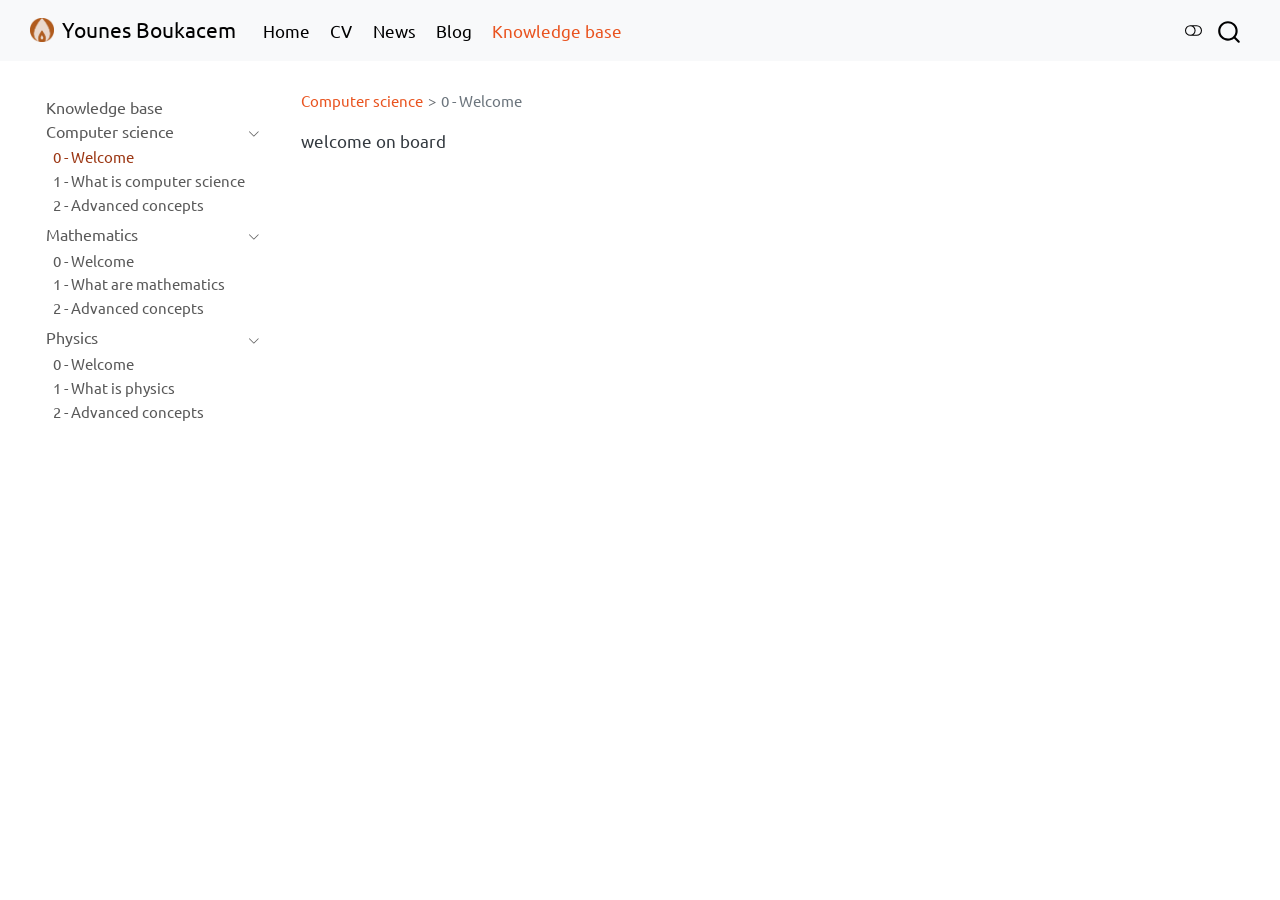
<file: docs/Knowledge base/Computer science/0 - Welcome.html>
<!DOCTYPE html>
<html xmlns="http://www.w3.org/1999/xhtml" lang="en" xml:lang="en"><head>

<meta charset="utf-8">
<meta name="generator" content="quarto-1.11.9">

<meta name="viewport" content="width=device-width, initial-scale=1.0, user-scalable=yes">


<title>welcome – Younes Boukacem</title>
<style>
/* Default styles provided by pandoc.
** See https://pandoc.org/MANUAL.html#variables-for-html for config info.
*/
span.smallcaps{font-variant: small-caps;}
div.columns{display: flex; gap: 1.5em;}
div.column{flex: auto;}
@media screen {
div.columns{gap: min(4vw, 1.5em);}
div.column{overflow-x: auto;}
}
div.hanging-indent{margin-left: 1.5em; text-indent: -1.5em;}
ul.task-list{list-style: none;}
ul.task-list li input[type="checkbox"] {
  width: 0.8em;
  margin: 0 0.8em 0.2em -1em; /* quarto-specific, see https://github.com/quarto-dev/quarto-cli/issues/4556 */ 
  vertical-align: middle;
}
</style>


<script src="../../site_libs/quarto-nav/quarto-nav.js"></script>
<script src="../../site_libs/clipboard/clipboard.min.js"></script>
<script src="../../site_libs/quarto-search/autocomplete.umd.js"></script>
<script src="../../site_libs/quarto-search/fuse.min.js"></script>
<script src="../../site_libs/quarto-search/quarto-search.js"></script>
<meta name="quarto:offset" content="../../">
<link href="../../artifacts/favicon.png" rel="icon" type="image/png">
<script src="../../site_libs/quarto-html/quarto.js" type="module"></script>
<script src="../../site_libs/quarto-html/tabsets/tabsets.js" type="module"></script>
<script src="../../site_libs/quarto-html/scrollable-regions/scrollable-regions.js" type="module"></script>
<script src="../../site_libs/quarto-html/popper.min.js"></script>
<script src="../../site_libs/quarto-html/tippy.umd.min.js"></script>
<script src="../../site_libs/quarto-html/anchor.min.js"></script>
<link href="../../site_libs/quarto-html/tippy.css" rel="stylesheet">
<link href="../../site_libs/quarto-html/quarto-syntax-highlighting-63b5708e65d6cd79cd7618c58d0c21e7.css" rel="stylesheet" class="quarto-color-scheme" id="quarto-text-highlighting-styles">
<link href="../../site_libs/quarto-html/quarto-syntax-highlighting-dark-447e42e69aaa9833c0ba1b986f430b20.css" rel="stylesheet" class="quarto-color-scheme quarto-color-alternate" id="quarto-text-highlighting-styles">
<link href="../../site_libs/quarto-html/quarto-syntax-highlighting-63b5708e65d6cd79cd7618c58d0c21e7.css" rel="stylesheet" class="quarto-color-scheme-extra" id="quarto-text-highlighting-styles">
<script src="../../site_libs/bootstrap/bootstrap.min.js"></script>
<link href="../../site_libs/bootstrap/bootstrap-icons.css" rel="stylesheet">
<link href="../../site_libs/bootstrap/bootstrap-77dfa5eb896560849ad962ed2a5f1f72.min.css" rel="stylesheet" append-hash="true" class="quarto-color-scheme" id="quarto-bootstrap" data-mode="light">
<link href="../../site_libs/bootstrap/bootstrap-dark-5c0184de43ae87bcc742ed62326c05dc.min.css" rel="stylesheet" append-hash="true" class="quarto-color-scheme quarto-color-alternate" id="quarto-bootstrap" data-mode="dark">
<link href="../../site_libs/bootstrap/bootstrap-77dfa5eb896560849ad962ed2a5f1f72.min.css" rel="stylesheet" append-hash="true" class="quarto-color-scheme-extra" id="quarto-bootstrap" data-mode="light">
<script id="quarto-search-options" type="application/json">{
  "location": "navbar",
  "copy-button": false,
  "collapse-after": 3,
  "panel-placement": "end",
  "type": "overlay",
  "limit": 50,
  "keyboard-shortcut": [
    "f",
    "/",
    "s"
  ],
  "show-item-context": false,
  "language": {
    "search-no-results-text": "No results",
    "search-matching-documents-text": "matching documents",
    "search-copy-link-title": "Copy link to search",
    "search-hide-matches-text": "Hide additional matches",
    "search-more-match-text": "more match in this document",
    "search-more-matches-text": "more matches in this document",
    "search-clear-button-title": "Clear",
    "search-text-placeholder": "",
    "search-detached-cancel-button-title": "Cancel",
    "search-submit-button-title": "Submit",
    "search-label": "Search"
  }
}</script>


<link rel="stylesheet" href="../../styles.css">
</head>

<body class="nav-sidebar floating nav-fixed quarto-light"><a id="quarto-skip-link" class="visually-hidden-focusable" href="#quarto-document-content">Skip to main content</a><script id="quarto-html-before-body" type="application/javascript">
    const toggleBodyColorMode = (bsSheetEl) => {
      const mode = bsSheetEl.getAttribute("data-mode");
      const bodyEl = window.document.querySelector("body");
      if (mode === "dark") {
        bodyEl.classList.add("quarto-dark");
        bodyEl.classList.remove("quarto-light");
      } else {
        bodyEl.classList.add("quarto-light");
        bodyEl.classList.remove("quarto-dark");
      }
    }
    const toggleBodyColorPrimary = () => {
      const bsSheetEl = window.document.querySelector("link#quarto-bootstrap:not([rel=disabled-stylesheet])");
      if (bsSheetEl) {
        toggleBodyColorMode(bsSheetEl);
      }
    }
    const setColorSchemeToggle = (alternate) => {
      const toggles = window.document.querySelectorAll('.quarto-color-scheme-toggle');
      for (let i=0; i < toggles.length; i++) {
        const toggle = toggles[i];
        if (toggle) {
          toggle.setAttribute("aria-checked", alternate ? "true" : "false");
          if (alternate) {
            toggle.classList.add("alternate");
          } else {
            toggle.classList.remove("alternate");
          }
        }
      }
    };
    const toggleColorMode = (alternate) => {
      // Switch the stylesheets
      const primaryStylesheets = window.document.querySelectorAll('link.quarto-color-scheme:not(.quarto-color-alternate)');
      const alternateStylesheets = window.document.querySelectorAll('link.quarto-color-scheme.quarto-color-alternate');
      manageTransitions('#quarto-margin-sidebar .nav-link', false);
      if (alternate) {
        // note: dark is layered on light, we don't disable primary!
        enableStylesheet(alternateStylesheets);
        for (const sheetNode of alternateStylesheets) {
          if (sheetNode.id === "quarto-bootstrap") {
            toggleBodyColorMode(sheetNode);
          }
        }
      } else {
        disableStylesheet(alternateStylesheets);
        enableStylesheet(primaryStylesheets)
        toggleBodyColorPrimary();
      }
      manageTransitions('#quarto-margin-sidebar .nav-link', true);
      // Switch the toggles
      setColorSchemeToggle(alternate)
    }
    // Hack to workaround the fact that safari doesn't
    // properly recolor the scrollbar when toggling (#1455).
    // Not run on load: stylesheets are set before first paint there, and
    // scrolling would undo the scroll to a URL fragment (#14973).
    // The one pixel nudge keeps the reader where they were.
    const refreshSafariScrollbar = () => {
      if (navigator.userAgent.indexOf('Safari') > 0 && navigator.userAgent.indexOf('Chrome') == -1) {
        manageTransitions("body", false);
        const scrollY = window.scrollY;
        window.scrollTo(0, scrollY > 0 ? scrollY - 1 : 1);
        setTimeout(() => {
          window.scrollTo(0, scrollY);
          manageTransitions("body", true);
        }, 40);
      }
    }
    const disableStylesheet = (stylesheets) => {
      for (let i=0; i < stylesheets.length; i++) {
        const stylesheet = stylesheets[i];
        stylesheet.rel = 'disabled-stylesheet';
      }
    }
    const enableStylesheet = (stylesheets) => {
      for (let i=0; i < stylesheets.length; i++) {
        const stylesheet = stylesheets[i];
        if(stylesheet.rel !== 'stylesheet') { // for Chrome, which will still FOUC without this check
          stylesheet.rel = 'stylesheet';
        }
      }
    }
    const manageTransitions = (selector, allowTransitions) => {
      const els = window.document.querySelectorAll(selector);
      for (let i=0; i < els.length; i++) {
        const el = els[i];
        if (allowTransitions) {
          el.classList.remove('notransition');
        } else {
          el.classList.add('notransition');
        }
      }
    }
    const isFileUrl = () => {
      return window.location.protocol === 'file:';
    }
    const hasAlternateSentinel = () => {
      let styleSentinel = getColorSchemeSentinel();
      if (styleSentinel !== null) {
        return styleSentinel === "alternate";
      } else {
        return false;
      }
    }
    const setStyleSentinel = (alternate) => {
      const value = alternate ? "alternate" : "default";
      if (!isFileUrl()) {
        window.localStorage.setItem("quarto-color-scheme", value);
      } else {
        localAlternateSentinel = value;
      }
    }
    const getColorSchemeSentinel = () => {
      if (!isFileUrl()) {
        const storageValue = window.localStorage.getItem("quarto-color-scheme");
        return storageValue != null ? storageValue : localAlternateSentinel;
      } else {
        return localAlternateSentinel;
      }
    }
    const toggleGiscusIfUsed = (isAlternate, darkModeDefault) => {
      const baseTheme = document.querySelector('#giscus-base-theme')?.value ?? 'light';
      const alternateTheme = document.querySelector('#giscus-alt-theme')?.value ?? 'dark';
      let newTheme = '';
      if(authorPrefersDark) {
        newTheme = isAlternate ? baseTheme : alternateTheme;
      } else {
        newTheme = isAlternate ? alternateTheme : baseTheme;
      }
      const changeGiscusTheme = () => {
        // From: https://github.com/giscus/giscus/issues/336
        const sendMessage = (message) => {
          const iframe = document.querySelector('iframe.giscus-frame');
          if (!iframe) return;
          iframe.contentWindow.postMessage({ giscus: message }, 'https://giscus.app');
        }
        sendMessage({
          setConfig: {
            theme: newTheme
          }
        });
      }
      const isGiscussLoaded = window.document.querySelector('iframe.giscus-frame') !== null;
      if (isGiscussLoaded) {
        changeGiscusTheme();
      }
    };
    const authorPrefersDark = false;
    const darkModeDefault = authorPrefersDark;
      document.querySelector('link#quarto-text-highlighting-styles.quarto-color-scheme-extra').rel = 'disabled-stylesheet';
      document.querySelector('link#quarto-bootstrap.quarto-color-scheme-extra').rel = 'disabled-stylesheet';
    let localAlternateSentinel = darkModeDefault ? 'alternate' : 'default';
    // Dark / light mode switch
    window.quartoToggleColorScheme = () => {
      // Read the current dark / light value
      let toAlternate = !hasAlternateSentinel();
      toggleColorMode(toAlternate);
      refreshSafariScrollbar();
      setStyleSentinel(toAlternate);
      toggleGiscusIfUsed(toAlternate, darkModeDefault);
      window.dispatchEvent(new Event('resize'));
    };
    // Switch to dark mode if need be
    if (hasAlternateSentinel()) {
      toggleColorMode(true);
    } else {
      toggleColorMode(false);
    }
  </script>

<div id="quarto-search-results"></div>
  <header id="quarto-header" class="headroom fixed-top">
    <nav class="navbar navbar-expand-lg " data-bs-theme="dark" aria-label="Site">
      <div class="navbar-container container-fluid">
      <div class="navbar-brand-container mx-auto">
    <a href="../../index.html" class="navbar-brand navbar-brand-logo">
    <img src="../../artifacts/favicon.png" alt="" class="navbar-logo light-content">
    <img src="../../artifacts/favicon.png" alt="" class="navbar-logo dark-content">
    </a>
    <a class="navbar-brand" href="../../index.html">
    <span class="navbar-title">Younes Boukacem</span>
    </a>
  </div>
          <button class="navbar-toggler" type="button" data-bs-toggle="collapse" data-bs-target="#navbarCollapse" aria-controls="navbarCollapse" aria-expanded="false" aria-label="Toggle navigation" onclick="if (window.quartoToggleHeadroom) { window.quartoToggleHeadroom(); }">
  <span class="navbar-toggler-icon"></span>
</button>
          <div class="collapse navbar-collapse" id="navbarCollapse">
            <ul class="navbar-nav navbar-nav-scroll me-auto">
  <li class="nav-item">
    <a class="nav-link" href="../../index.html"> 
<span class="menu-text">Home</span></a>
  </li>  
  <li class="nav-item">
    <a class="nav-link" href="../../cv.html"> 
<span class="menu-text">CV</span></a>
  </li>  
  <li class="nav-item">
    <a class="nav-link" href="../../news.html"> 
<span class="menu-text">News</span></a>
  </li>  
  <li class="nav-item">
    <a class="nav-link" href="../../blog.html"> 
<span class="menu-text">Blog</span></a>
  </li>  
  <li class="nav-item">
    <a class="nav-link active" href="../../Knowledge base/Knowledge base.html" aria-current="page"> 
<span class="menu-text">Knowledge base</span></a>
  </li>  
</ul>
          </div> <!-- /navcollapse -->
            <div class="quarto-navbar-tools">
  <button type="button" role="switch" aria-checked="false" class="quarto-color-scheme-toggle quarto-navigation-tool  px-1" onclick="window.quartoToggleColorScheme(); return false;" title="Toggle dark mode" aria-label="Toggle dark mode"><i class="bi"></i></button>
</div>
            <div id="quarto-search" class="" title="Search"></div>
      </div> <!-- /container-fluid -->
    </nav>
  <nav class="quarto-secondary-nav" aria-label="Toolbar">
    <div class="container-fluid d-flex">
      <button type="button" class="quarto-btn-toggle btn" data-bs-toggle="collapse" role="button" data-bs-target=".quarto-sidebar-collapse-item" aria-controls="quarto-sidebar" aria-expanded="false" aria-label="Toggle sidebar navigation" onclick="if (window.quartoToggleHeadroom) { window.quartoToggleHeadroom(); }">
        <i class="bi bi-layout-text-sidebar-reverse"></i>
      </button>
        <nav class="quarto-page-breadcrumbs" aria-label="Breadcrumbs"><ol class="breadcrumb"><li class="breadcrumb-item"><a href="../../Knowledge base/Computer science/0 - Welcome.html">Computer science</a></li><li class="breadcrumb-item"><a href="../../Knowledge base/Computer science/0 - Welcome.html">0 - Welcome</a></li></ol></nav>
        <a class="flex-grow-1" data-bs-toggle="collapse" data-bs-target=".quarto-sidebar-collapse-item" onclick="if (window.quartoToggleHeadroom) { window.quartoToggleHeadroom(); }">      
        </a>
    </div>
  </nav>
</header>
<!-- content -->
<div id="quarto-content" class="quarto-container page-columns page-rows-contents page-layout-article page-navbar">
<!-- sidebar -->
  <nav id="quarto-sidebar" class="sidebar collapse collapse-horizontal quarto-sidebar-collapse-item sidebar-navigation floating overflow-auto" aria-label="Section">
    <div class="sidebar-menu-container"> 
    <ul class="list-unstyled mt-1">
        <li class="sidebar-item">
  <div class="sidebar-item-container"> 
  <a href="../../Knowledge base/Knowledge base.html" class="sidebar-item-text sidebar-link">
 <span class="menu-text">Knowledge base</span></a>
  </div>
</li>
        <li class="sidebar-item sidebar-item-section">
      <div class="sidebar-item-container"> 
            <button type="button" class="sidebar-item-text sidebar-item-toggle sidebar-link text-start" data-bs-toggle="collapse" data-bs-target="#quarto-sidebar-section-1" aria-controls="quarto-sidebar-section-1" aria-expanded="true">
 <span class="menu-text" id="quarto-sidebar-section-1-label">Computer science</span><i class="bi bi-chevron-right" aria-hidden="true"></i></button>
      </div>
      <ul id="quarto-sidebar-section-1" aria-labelledby="quarto-sidebar-section-1-label" class="collapse list-unstyled sidebar-section depth1 show">  
          <li class="sidebar-item">
  <div class="sidebar-item-container"> 
  <a href="../../Knowledge base/Computer science/0 - Welcome.html" class="sidebar-item-text sidebar-link active">
 <span class="menu-text">0 - Welcome</span></a>
  </div>
</li>
          <li class="sidebar-item">
  <div class="sidebar-item-container"> 
  <a href="../../Knowledge base/Computer science/1 - What is computer science.html" class="sidebar-item-text sidebar-link">
 <span class="menu-text">1 - What is computer science</span></a>
  </div>
</li>
          <li class="sidebar-item">
  <div class="sidebar-item-container"> 
  <a href="../../Knowledge base/Computer science/2 - Advanced concepts.html" class="sidebar-item-text sidebar-link">
 <span class="menu-text">2 - Advanced concepts</span></a>
  </div>
</li>
      </ul>
  </li>
        <li class="sidebar-item sidebar-item-section">
      <div class="sidebar-item-container"> 
            <button type="button" class="sidebar-item-text sidebar-item-toggle sidebar-link text-start" data-bs-toggle="collapse" data-bs-target="#quarto-sidebar-section-2" aria-controls="quarto-sidebar-section-2" aria-expanded="true">
 <span class="menu-text" id="quarto-sidebar-section-2-label">Mathematics</span><i class="bi bi-chevron-right" aria-hidden="true"></i></button>
      </div>
      <ul id="quarto-sidebar-section-2" aria-labelledby="quarto-sidebar-section-2-label" class="collapse list-unstyled sidebar-section depth1 show">  
          <li class="sidebar-item">
  <div class="sidebar-item-container"> 
  <a href="../../Knowledge base/Mathematics/0 - Welcome.html" class="sidebar-item-text sidebar-link">
 <span class="menu-text">0 - Welcome</span></a>
  </div>
</li>
          <li class="sidebar-item">
  <div class="sidebar-item-container"> 
  <a href="../../Knowledge base/Mathematics/1 - What are mathematics.html" class="sidebar-item-text sidebar-link">
 <span class="menu-text">1 - What are mathematics</span></a>
  </div>
</li>
          <li class="sidebar-item">
  <div class="sidebar-item-container"> 
  <a href="../../Knowledge base/Mathematics/2 - Advanced concepts.html" class="sidebar-item-text sidebar-link">
 <span class="menu-text">2 - Advanced concepts</span></a>
  </div>
</li>
      </ul>
  </li>
        <li class="sidebar-item sidebar-item-section">
      <div class="sidebar-item-container"> 
            <button type="button" class="sidebar-item-text sidebar-item-toggle sidebar-link text-start" data-bs-toggle="collapse" data-bs-target="#quarto-sidebar-section-3" aria-controls="quarto-sidebar-section-3" aria-expanded="true">
 <span class="menu-text" id="quarto-sidebar-section-3-label">Physics</span><i class="bi bi-chevron-right" aria-hidden="true"></i></button>
      </div>
      <ul id="quarto-sidebar-section-3" aria-labelledby="quarto-sidebar-section-3-label" class="collapse list-unstyled sidebar-section depth1 show">  
          <li class="sidebar-item">
  <div class="sidebar-item-container"> 
  <a href="../../Knowledge base/Physics/0 - Welcome.html" class="sidebar-item-text sidebar-link">
 <span class="menu-text">0 - Welcome</span></a>
  </div>
</li>
          <li class="sidebar-item">
  <div class="sidebar-item-container"> 
  <a href="../../Knowledge base/Physics/1 - What is physics.html" class="sidebar-item-text sidebar-link">
 <span class="menu-text">1 - What is physics</span></a>
  </div>
</li>
          <li class="sidebar-item">
  <div class="sidebar-item-container"> 
  <a href="../../Knowledge base/Physics/2 - Advanced concepts.html" class="sidebar-item-text sidebar-link">
 <span class="menu-text">2 - Advanced concepts</span></a>
  </div>
</li>
      </ul>
  </li>
    </ul>
    </div>
</nav>
<div id="quarto-sidebar-glass" class="quarto-sidebar-collapse-item" data-bs-toggle="collapse" data-bs-target=".quarto-sidebar-collapse-item"></div>
<!-- margin-sidebar -->
    <div id="quarto-margin-sidebar" class="sidebar margin-sidebar zindex-bottom">
        
    </div>
<!-- main -->
<main class="content" id="quarto-document-content" tabindex="-1"><header id="title-block-header" class="quarto-title-block"><nav class="quarto-page-breadcrumbs quarto-title-breadcrumbs d-none d-lg-block" aria-label="Breadcrumbs"><ol class="breadcrumb"><li class="breadcrumb-item"><a href="../../Knowledge base/Computer science/0 - Welcome.html">Computer science</a></li><li class="breadcrumb-item"><a href="../../Knowledge base/Computer science/0 - Welcome.html">0 - Welcome</a></li></ol></nav></header>





<p>welcome on board</p>



</main> <!-- /main -->
<script id="quarto-html-after-body" type="application/javascript">
  window.document.addEventListener("DOMContentLoaded", function (event) {
    // Ensure there is a toggle, if there isn't float one in the top right
    if (window.document.querySelector('.quarto-color-scheme-toggle') === null) {
      const toggle = window.document.createElement('button');
      toggle.type = "button";
      toggle.setAttribute("role", "switch");
      toggle.setAttribute("aria-checked", "false");
      toggle.classList.add('top-right');
      toggle.classList.add('quarto-color-scheme-toggle');
      toggle.setAttribute("aria-label", "Toggle dark mode");
      toggle.onclick = function() { try { window.quartoToggleColorScheme(); } catch {} return false; };
      const i = window.document.createElement("i");
      i.classList.add('bi');
      toggle.appendChild(i);
      // Put the toggle in a landmark of its own, so that landmark navigation
      // can reach it.
      //
      // The container is always a fresh direct child of body, and the toggle is
      // never moved into page furniture that the theme or the author controls.
      // The toggle is positioned against the page, so any ancestor that
      // establishes a containing block captures it: a positioned element or a
      // grid for position: absolute, and transform, filter, will-change or
      // contain for position: fixed. A direct child of body has none of these
      // to inherit, and the shift when one appears is silent and visual.
      //
      // ARIA says a document should have at most one banner, and axe reports a
      // duplicate whether or not the banners carry distinct labels. So use a
      // header when the page has no banner yet, and a named region otherwise.
      //
      // A header is a banner wherever it sits, unless it is inside sectioning
      // content, so this cannot just look at the children of body: a custom
      // page layout wraps the title block header in a plain div. An explicit
      // role="banner" always counts.
      const sectioning = 'article, aside, main, nav, section, [role="article"], [role="complementary"], [role="main"], [role="navigation"], [role="region"]';
      const hasBanner = Array.from(
        window.document.querySelectorAll('header:not([role]), [role="banner"]')
      ).some(function(el) {
        return el.hasAttribute("role") || el.closest(sectioning) === null;
      });
      const container = window.document.createElement(hasBanner ? "div" : "header");
      if (hasBanner) {
        container.setAttribute("role", "region");
        container.setAttribute("aria-label", "Toggle dark mode");
      }
      container.classList.add('quarto-color-scheme-toggle-container');
      container.appendChild(toggle);
      window.document.body.appendChild(container);
    }
    setColorSchemeToggle(hasAlternateSentinel())
    const icon = "";
    const anchorJS = new window.AnchorJS();
    anchorJS.options = {
      placement: 'right',
      icon: icon
    };
    anchorJS.add('.anchored');
    const isCodeAnnotation = (el) => {
      for (const clz of el.classList) {
        if (clz.startsWith('code-annotation-')) {                     
          return true;
        }
      }
      return false;
    }
    const onCopySuccess = function(e) {
      // button target
      const button = e.trigger;
      // don't keep focus
      button.blur();
      // flash "checked"
      button.classList.add('code-copy-button-checked');
      var currentTitle = button.getAttribute("title");
      button.setAttribute("title", "Copied!");
      let tooltip;
      if (window.bootstrap) {
        button.setAttribute("data-bs-toggle", "tooltip");
        button.setAttribute("data-bs-placement", "left");
        button.setAttribute("data-bs-title", "Copied!");
        tooltip = new bootstrap.Tooltip(button, 
          { trigger: "manual", 
            customClass: "code-copy-button-tooltip",
            offset: [0, -8]});
        tooltip.show();    
      }
      setTimeout(function() {
        if (tooltip) {
          tooltip.hide();
          button.removeAttribute("data-bs-title");
          button.removeAttribute("data-bs-toggle");
          button.removeAttribute("data-bs-placement");
        }
        button.setAttribute("title", currentTitle);
        button.classList.remove('code-copy-button-checked');
      }, 1000);
      // clear code selection
      e.clearSelection();
    }
    const getTextToCopy = function(trigger) {
      const outerScaffold = trigger.parentElement.cloneNode(true);
      const codeEl = outerScaffold.querySelector('code');
      for (const childEl of codeEl.children) {
        if (isCodeAnnotation(childEl)) {
          childEl.remove();
        }
      }
      return codeEl.innerText;
    }
    const clipboard = new window.ClipboardJS('.code-copy-button:not([data-in-quarto-modal])', {
      text: getTextToCopy
    });
    clipboard.on('success', onCopySuccess);
    if (window.document.getElementById('quarto-embedded-source-code-modal')) {
      const clipboardModal = new window.ClipboardJS('.code-copy-button[data-in-quarto-modal]', {
        text: getTextToCopy,
        container: window.document.getElementById('quarto-embedded-source-code-modal')
      });
      clipboardModal.on('success', onCopySuccess);
    }
      var localhostRegex = new RegExp(/^(?:http|https):\/\/localhost\:?[0-9]*\//);
      var mailtoRegex = new RegExp(/^mailto:/);
        var filterRegex = new RegExp('/' + window.location.host + '/');
      var isInternal = (href) => {
          return filterRegex.test(href) || localhostRegex.test(href) || mailtoRegex.test(href);
      }
      // Inspect non-navigation links and adorn them if external
      window.quartoDecorateExternalLinks = function (root) {
     var links = (root || window.document).querySelectorAll('a[href]:not(.nav-link):not(.navbar-brand):not(.toc-action):not(.sidebar-link):not(.sidebar-item-toggle):not(.pagination-link):not(.no-external):not([aria-hidden]):not(.dropdown-item):not(.quarto-navigation-tool):not(.about-link)');
      for (var i=0; i<links.length; i++) {
        const link = links[i];
        if (!isInternal(link.href)) {
          // undo the damage that might have been done by quarto-nav.js in the case of
          // links that we want to consider external
          if (link.dataset.originalHref !== undefined) {
            link.href = link.dataset.originalHref;
          }
          if (!link.classList.contains('no-external-icon')) {
          }
        }
      }
      };
      window.quartoDecorateExternalLinks(window.document);
    // Esc closes the popup (WCAG 1.4.13) and focus leaving both trigger and
    // popup closes it (WCAG 2.4.11); tippy handles neither for interactive popups.
    const hideOnEscAndFocusOut = {
      name: 'hideOnEscAndFocusOut',
      defaultValue: true,
      fn(instance) {
        const dismiss = () => {
          // A show scheduled by the trigger delay would otherwise reopen it
          instance.clearDelayTimeouts();
          instance.hide();
        };
        const onKeyDown = (event) => {
          if (event.key !== 'Escape') {
            return;
          }
          // Keep Esc from also reaching page handlers (e.g. reveal.js overview),
          // except an open reveal.js slide menu, which Esc should close too.
          // The menu handles keys only when its keyboard option is on.
          const menuHandlesEsc = window.Reveal?.getPlugin?.('menu')?.isOpen() &&
            window.Reveal.getConfig().menu?.keyboard !== false;
          if (!menuHandlesEsc) {
            event.stopPropagation();
          }
          if (instance.popper.contains(window.document.activeElement)) {
            // Disabled while refocusing so the focus trigger does not reopen it
            instance.disable();
            instance.reference.focus();
            instance.enable();
          }
          dismiss();
        };
        const onFocusOut = (event) => {
          const target = event.relatedTarget;
          if (target && !instance.reference.contains(target) &&
              !instance.popper.contains(target)) {
            dismiss();
          }
        };
        // On the trigger too: a click trigger (code-annotations: select) has no
        // blur handling. Attached for the instance's lifetime so leaving the
        // trigger also cancels a show still pending on the trigger delay.
        instance.reference.addEventListener('focusout', onFocusOut);
        return {
          onShow() {
            window.document.addEventListener('keydown', onKeyDown, true);
            instance.popper.addEventListener('focusout', onFocusOut);
          },
          onHide() {
            window.document.removeEventListener('keydown', onKeyDown, true);
            instance.popper.removeEventListener('focusout', onFocusOut);
          },
          onDestroy() {
            instance.reference.removeEventListener('focusout', onFocusOut);
          },
        };
      },
    };
    function tippyHover(el, contentFn, onTriggerFn, onUntriggerFn) {
      const config = {
        allowHTML: true,
        maxWidth: 500,
        delay: 100,
        arrow: false,
        appendTo: function(el) {
            return el.parentElement;
        },
        interactive: true,
        interactiveBorder: 10,
        theme: 'quarto',
        placement: 'bottom-start',
        plugins: [hideOnEscAndFocusOut],
      };
      if (contentFn) {
        config.content = contentFn;
      }
      if (onTriggerFn) {
        config.onTrigger = onTriggerFn;
      }
      if (onUntriggerFn) {
        config.onUntrigger = onUntriggerFn;
      }
      window.tippy(el, config); 
    }
    const noterefs = window.document.querySelectorAll('a[role="doc-noteref"]');
    for (var i=0; i<noterefs.length; i++) {
      const ref = noterefs[i];
      tippyHover(ref, function() {
        // use id or data attribute instead here
        let href = ref.getAttribute('data-footnote-href') || ref.getAttribute('href');
        try { href = new URL(href).hash; } catch {}
        const id = href.replace(/^#\/?/, "");
        const note = window.document.getElementById(id);
        if (note) {
          return note.innerHTML;
        } else {
          return "";
        }
      });
    }
    const xrefs = window.document.querySelectorAll('a.quarto-xref');
    const processXRef = (id, note) => {
      // Strip column container classes
      const stripColumnClz = (el) => {
        el.classList.remove("page-full", "page-columns");
        if (el.children) {
          for (const child of el.children) {
            stripColumnClz(child);
          }
        }
      }
      stripColumnClz(note)
      if (id === null || id.startsWith('sec-')) {
        // Special case sections, only their first couple elements
        const container = document.createElement("div");
        if (note.children && note.children.length > 2) {
          container.appendChild(note.children[0].cloneNode(true));
          for (let i = 1; i < note.children.length; i++) {
            const child = note.children[i];
            if (child.tagName === "P" && child.innerText === "") {
              continue;
            } else {
              container.appendChild(child.cloneNode(true));
              break;
            }
          }
          if (window.Quarto?.typesetMath) {
            window.Quarto.typesetMath(container);
          }
          return container.innerHTML
        } else {
          if (window.Quarto?.typesetMath) {
            window.Quarto.typesetMath(note);
          }
          return note.innerHTML;
        }
      } else {
        // Remove any anchor links if they are present
        const anchorLink = note.querySelector('a.anchorjs-link');
        if (anchorLink) {
          anchorLink.remove();
        }
        if (window.Quarto?.typesetMath) {
          window.Quarto.typesetMath(note);
        }
        if (note.classList.contains("callout")) {
          return note.outerHTML;
        } else {
          return note.innerHTML;
        }
      }
    }
    for (var i=0; i<xrefs.length; i++) {
      const xref = xrefs[i];
      tippyHover(xref, undefined, function(instance) {
        instance.disable();
        let url = xref.getAttribute('href');
        let hash = undefined; 
        if (url.startsWith('#')) {
          hash = url;
        } else {
          try { hash = new URL(url).hash; } catch {}
        }
        if (hash) {
          const id = hash.replace(/^#\/?/, "");
          const note = window.document.getElementById(id);
          if (note !== null) {
            try {
              const html = processXRef(id, note.cloneNode(true));
              instance.setContent(html);
            } finally {
              instance.enable();
              instance.show();
            }
          } else {
            // See if we can fetch this
            fetch(url.split('#')[0])
            .then(res => res.text())
            .then(html => {
              const parser = new DOMParser();
              const htmlDoc = parser.parseFromString(html, "text/html");
              const note = htmlDoc.getElementById(id);
              if (note !== null) {
                const html = processXRef(id, note);
                instance.setContent(html);
              } 
            }).finally(() => {
              instance.enable();
              instance.show();
            });
          }
        } else {
          // See if we can fetch a full url (with no hash to target)
          // This is a special case and we should probably do some content thinning / targeting
          fetch(url)
          .then(res => res.text())
          .then(html => {
            const parser = new DOMParser();
            const htmlDoc = parser.parseFromString(html, "text/html");
            const note = htmlDoc.querySelector('main.content');
            if (note !== null) {
              // This should only happen for chapter cross references
              // (since there is no id in the URL)
              // remove the first header
              if (note.children.length > 0 && note.children[0].tagName === "HEADER") {
                note.children[0].remove();
              }
              const html = processXRef(null, note);
              instance.setContent(html);
            } 
          }).finally(() => {
            instance.enable();
            instance.show();
          });
        }
      }, function(instance) {
      });
    }
        let selectedAnnoteEl;
        const selectorForAnnotation = ( cell, annotation) => {
          let cellAttr = 'data-code-cell="' + cell + '"';
          let lineAttr = 'data-code-annotation="' +  annotation + '"';
          const selector = 'span[' + cellAttr + '][' + lineAttr + ']';
          return selector;
        }
        const selectCodeLines = (annoteEl) => {
          const doc = window.document;
          const targetCell = annoteEl.getAttribute("data-target-cell");
          const targetAnnotation = annoteEl.getAttribute("data-target-annotation");
          const annoteSpan = window.document.querySelector(selectorForAnnotation(targetCell, targetAnnotation));
          const lines = annoteSpan.getAttribute("data-code-lines").split(",");
          const lineIds = lines.map((line) => {
            return targetCell + "-" + line;
          })
          // Each band is positioned against its own containing block, which is
          // not the offsetParent of the lines, so place it from client rects.
          const placeBand = (band, firstEl, lastEl, codeBlock) => {
            const container = band.offsetParent;
            if (container === null) {
              return;
            }
            const containerRect = container.getBoundingClientRect();
            // Reveal.js scales slides with a transform, so convert client
            // pixels back to the CSS pixels of the container.
            const scale = containerRect.height / container.offsetHeight || 1;
            const firstRect = firstEl.getBoundingClientRect();
            const lastRect = lastEl.getBoundingClientRect();
            const top = (firstRect.top - containerRect.top) / scale - container.clientTop + container.scrollTop;
            const height = (lastRect.bottom - firstRect.top) / scale;
            band.style.top = top - 2 + "px";
            band.style.height = height + 4 + "px";
            if (codeBlock) {
              // Without the copy button wrapper, the containing block is wider
              // than the code block, so span the code block explicitly.
              const blockRect = codeBlock.getBoundingClientRect();
              band.style.left = (blockRect.left - containerRect.left) / scale - container.clientLeft + container.scrollLeft + "px";
              band.style.width = blockRect.width / scale + "px";
            }
          };
          if (lineIds.length > 0) {
            const el = window.document.getElementById(lineIds[0]);
            const lastEl = window.document.getElementById(lineIds[lineIds.length - 1]);
            const parent = el.parentElement.parentElement;
            // cook up a div (if necessary) and position it
            let div = window.document.getElementById("code-annotation-line-highlight");
            if (div === null) {
              div = window.document.createElement("div");
              div.setAttribute("id", "code-annotation-line-highlight");
              div.style.position = 'absolute';
              parent.appendChild(div);
            }
            placeBand(div, el, lastEl, parent.closest("div.sourceCode") || parent);
            let gutterDiv = window.document.getElementById("code-annotation-line-highlight-gutter");
            if (gutterDiv === null) {
              gutterDiv = window.document.createElement("div");
              gutterDiv.setAttribute("id", "code-annotation-line-highlight-gutter");
              gutterDiv.style.position = 'absolute';
              const codeCell = window.document.getElementById(targetCell);
              const gutter = codeCell.querySelector('.code-annotation-gutter');
              gutter.appendChild(gutterDiv);
            }
            placeBand(gutterDiv, el, lastEl);
            selectedAnnoteEl = annoteEl;
          }
        };
        const unselectCodeLines = () => {
          const elementsIds = ["code-annotation-line-highlight", "code-annotation-line-highlight-gutter"];
          elementsIds.forEach((elId) => {
            const div = window.document.getElementById(elId);
            if (div) {
              div.remove();
            }
          });
          selectedAnnoteEl = undefined;
        };
          // Handle positioning of the toggle
      window.addEventListener(
        "resize",
        throttle(() => {
          elRect = undefined;
          if (selectedAnnoteEl) {
            selectCodeLines(selectedAnnoteEl);
          }
        }, 10)
      );
      function throttle(fn, ms) {
      let throttle = false;
      let timer;
        return (...args) => {
          if(!throttle) { // first call gets through
              fn.apply(this, args);
              throttle = true;
          } else { // all the others get throttled
              if(timer) clearTimeout(timer); // cancel #2
              timer = setTimeout(() => {
                fn.apply(this, args);
                timer = throttle = false;
              }, ms);
          }
        };
      }
        // Attach click handler to the DT
        const annoteDls = window.document.querySelectorAll('dt[data-target-cell]');
        for (const annoteDlNode of annoteDls) {
          annoteDlNode.addEventListener('click', (event) => {
            const clickedEl = event.target;
            if (clickedEl !== selectedAnnoteEl) {
              unselectCodeLines();
              const activeEl = window.document.querySelector('dt[data-target-cell].code-annotation-active');
              if (activeEl) {
                activeEl.classList.remove('code-annotation-active');
              }
              selectCodeLines(clickedEl);
              clickedEl.classList.add('code-annotation-active');
            } else {
              // Unselect the line
              unselectCodeLines();
              clickedEl.classList.remove('code-annotation-active');
            }
          });
        }
    const findCites = (el) => {
      const parentEl = el.parentElement;
      if (parentEl) {
        const cites = parentEl.dataset.cites;
        if (cites) {
          return {
            el,
            cites: cites.split(' ')
          };
        } else {
          return findCites(el.parentElement)
        }
      } else {
        return undefined;
      }
    };
    var bibliorefs = window.document.querySelectorAll('a[role="doc-biblioref"]');
    for (var i=0; i<bibliorefs.length; i++) {
      const ref = bibliorefs[i];
      const citeInfo = findCites(ref);
      if (citeInfo) {
        tippyHover(citeInfo.el, function() {
          var popup = window.document.createElement('div');
          citeInfo.cites.forEach(function(cite) {
            var citeDiv = window.document.createElement('div');
            citeDiv.classList.add('hanging-indent');
            citeDiv.classList.add('csl-entry');
            var biblioDiv = window.document.getElementById('ref-' + cite);
            if (biblioDiv) {
              citeDiv.innerHTML = biblioDiv.innerHTML;
            }
            popup.appendChild(citeDiv);
          });
          return popup.innerHTML;
        });
      }
    }
  });
  </script>
  <script type="application/javascript">
  window.quartoScrollableRegionsLabels = {"code":"Scrollable code","output":"Scrollable output"};
  </script>
</div> <!-- /content -->




</body></html>
</file>
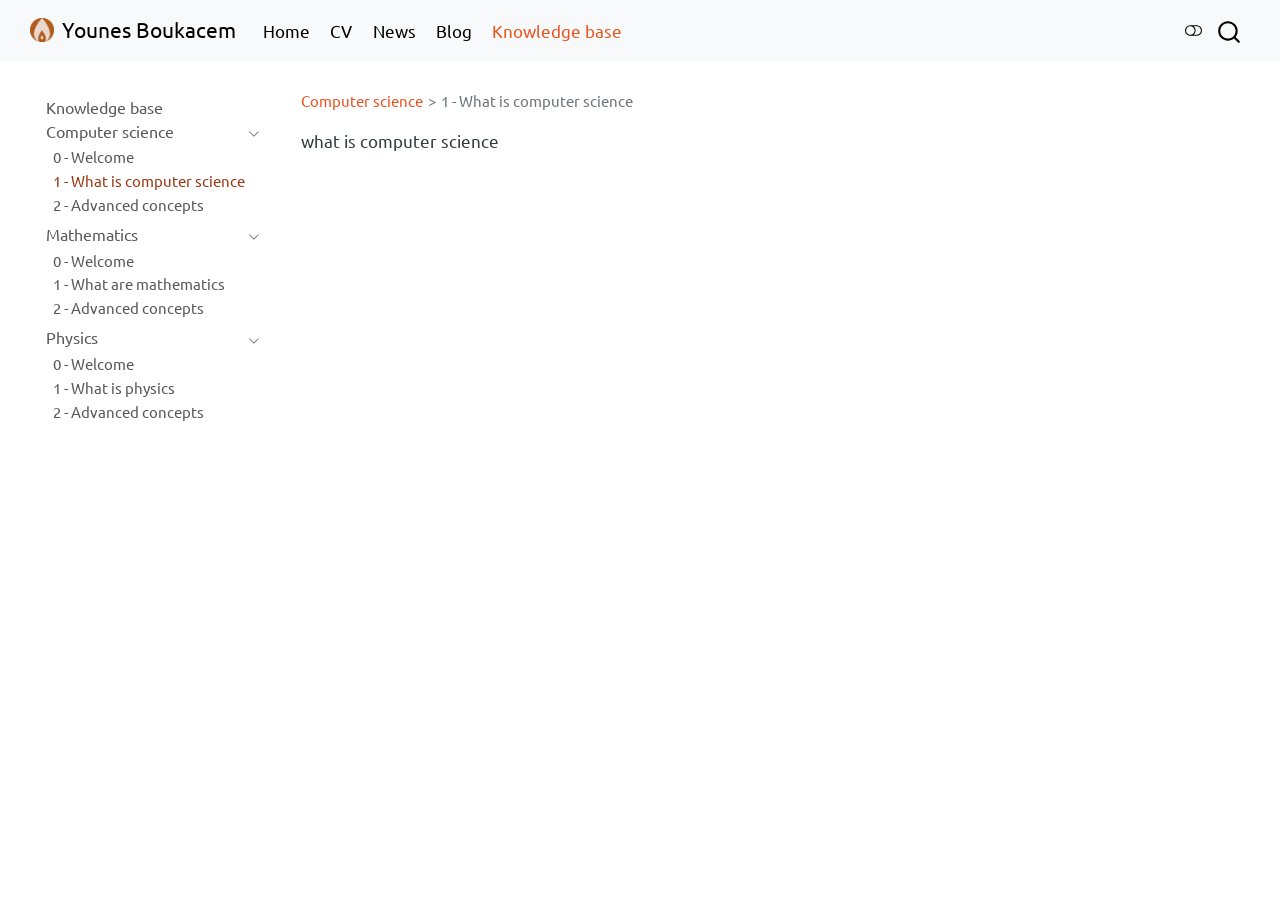
<file: docs/Knowledge base/Computer science/1 - What is computer science.html>
<!DOCTYPE html>
<html xmlns="http://www.w3.org/1999/xhtml" lang="en" xml:lang="en"><head>

<meta charset="utf-8">
<meta name="generator" content="quarto-1.11.9">

<meta name="viewport" content="width=device-width, initial-scale=1.0, user-scalable=yes">


<title>what-is-computer-science – Younes Boukacem</title>
<style>
/* Default styles provided by pandoc.
** See https://pandoc.org/MANUAL.html#variables-for-html for config info.
*/
span.smallcaps{font-variant: small-caps;}
div.columns{display: flex; gap: 1.5em;}
div.column{flex: auto;}
@media screen {
div.columns{gap: min(4vw, 1.5em);}
div.column{overflow-x: auto;}
}
div.hanging-indent{margin-left: 1.5em; text-indent: -1.5em;}
ul.task-list{list-style: none;}
ul.task-list li input[type="checkbox"] {
  width: 0.8em;
  margin: 0 0.8em 0.2em -1em; /* quarto-specific, see https://github.com/quarto-dev/quarto-cli/issues/4556 */ 
  vertical-align: middle;
}
</style>


<script src="../../site_libs/quarto-nav/quarto-nav.js"></script>
<script src="../../site_libs/clipboard/clipboard.min.js"></script>
<script src="../../site_libs/quarto-search/autocomplete.umd.js"></script>
<script src="../../site_libs/quarto-search/fuse.min.js"></script>
<script src="../../site_libs/quarto-search/quarto-search.js"></script>
<meta name="quarto:offset" content="../../">
<link href="../../artifacts/favicon.png" rel="icon" type="image/png">
<script src="../../site_libs/quarto-html/quarto.js" type="module"></script>
<script src="../../site_libs/quarto-html/tabsets/tabsets.js" type="module"></script>
<script src="../../site_libs/quarto-html/scrollable-regions/scrollable-regions.js" type="module"></script>
<script src="../../site_libs/quarto-html/popper.min.js"></script>
<script src="../../site_libs/quarto-html/tippy.umd.min.js"></script>
<script src="../../site_libs/quarto-html/anchor.min.js"></script>
<link href="../../site_libs/quarto-html/tippy.css" rel="stylesheet">
<link href="../../site_libs/quarto-html/quarto-syntax-highlighting-63b5708e65d6cd79cd7618c58d0c21e7.css" rel="stylesheet" class="quarto-color-scheme" id="quarto-text-highlighting-styles">
<link href="../../site_libs/quarto-html/quarto-syntax-highlighting-dark-447e42e69aaa9833c0ba1b986f430b20.css" rel="stylesheet" class="quarto-color-scheme quarto-color-alternate" id="quarto-text-highlighting-styles">
<link href="../../site_libs/quarto-html/quarto-syntax-highlighting-63b5708e65d6cd79cd7618c58d0c21e7.css" rel="stylesheet" class="quarto-color-scheme-extra" id="quarto-text-highlighting-styles">
<script src="../../site_libs/bootstrap/bootstrap.min.js"></script>
<link href="../../site_libs/bootstrap/bootstrap-icons.css" rel="stylesheet">
<link href="../../site_libs/bootstrap/bootstrap-77dfa5eb896560849ad962ed2a5f1f72.min.css" rel="stylesheet" append-hash="true" class="quarto-color-scheme" id="quarto-bootstrap" data-mode="light">
<link href="../../site_libs/bootstrap/bootstrap-dark-5c0184de43ae87bcc742ed62326c05dc.min.css" rel="stylesheet" append-hash="true" class="quarto-color-scheme quarto-color-alternate" id="quarto-bootstrap" data-mode="dark">
<link href="../../site_libs/bootstrap/bootstrap-77dfa5eb896560849ad962ed2a5f1f72.min.css" rel="stylesheet" append-hash="true" class="quarto-color-scheme-extra" id="quarto-bootstrap" data-mode="light">
<script id="quarto-search-options" type="application/json">{
  "location": "navbar",
  "copy-button": false,
  "collapse-after": 3,
  "panel-placement": "end",
  "type": "overlay",
  "limit": 50,
  "keyboard-shortcut": [
    "f",
    "/",
    "s"
  ],
  "show-item-context": false,
  "language": {
    "search-no-results-text": "No results",
    "search-matching-documents-text": "matching documents",
    "search-copy-link-title": "Copy link to search",
    "search-hide-matches-text": "Hide additional matches",
    "search-more-match-text": "more match in this document",
    "search-more-matches-text": "more matches in this document",
    "search-clear-button-title": "Clear",
    "search-text-placeholder": "",
    "search-detached-cancel-button-title": "Cancel",
    "search-submit-button-title": "Submit",
    "search-label": "Search"
  }
}</script>


<link rel="stylesheet" href="../../styles.css">
</head>

<body class="nav-sidebar floating nav-fixed quarto-light"><a id="quarto-skip-link" class="visually-hidden-focusable" href="#quarto-document-content">Skip to main content</a><script id="quarto-html-before-body" type="application/javascript">
    const toggleBodyColorMode = (bsSheetEl) => {
      const mode = bsSheetEl.getAttribute("data-mode");
      const bodyEl = window.document.querySelector("body");
      if (mode === "dark") {
        bodyEl.classList.add("quarto-dark");
        bodyEl.classList.remove("quarto-light");
      } else {
        bodyEl.classList.add("quarto-light");
        bodyEl.classList.remove("quarto-dark");
      }
    }
    const toggleBodyColorPrimary = () => {
      const bsSheetEl = window.document.querySelector("link#quarto-bootstrap:not([rel=disabled-stylesheet])");
      if (bsSheetEl) {
        toggleBodyColorMode(bsSheetEl);
      }
    }
    const setColorSchemeToggle = (alternate) => {
      const toggles = window.document.querySelectorAll('.quarto-color-scheme-toggle');
      for (let i=0; i < toggles.length; i++) {
        const toggle = toggles[i];
        if (toggle) {
          toggle.setAttribute("aria-checked", alternate ? "true" : "false");
          if (alternate) {
            toggle.classList.add("alternate");
          } else {
            toggle.classList.remove("alternate");
          }
        }
      }
    };
    const toggleColorMode = (alternate) => {
      // Switch the stylesheets
      const primaryStylesheets = window.document.querySelectorAll('link.quarto-color-scheme:not(.quarto-color-alternate)');
      const alternateStylesheets = window.document.querySelectorAll('link.quarto-color-scheme.quarto-color-alternate');
      manageTransitions('#quarto-margin-sidebar .nav-link', false);
      if (alternate) {
        // note: dark is layered on light, we don't disable primary!
        enableStylesheet(alternateStylesheets);
        for (const sheetNode of alternateStylesheets) {
          if (sheetNode.id === "quarto-bootstrap") {
            toggleBodyColorMode(sheetNode);
          }
        }
      } else {
        disableStylesheet(alternateStylesheets);
        enableStylesheet(primaryStylesheets)
        toggleBodyColorPrimary();
      }
      manageTransitions('#quarto-margin-sidebar .nav-link', true);
      // Switch the toggles
      setColorSchemeToggle(alternate)
    }
    // Hack to workaround the fact that safari doesn't
    // properly recolor the scrollbar when toggling (#1455).
    // Not run on load: stylesheets are set before first paint there, and
    // scrolling would undo the scroll to a URL fragment (#14973).
    // The one pixel nudge keeps the reader where they were.
    const refreshSafariScrollbar = () => {
      if (navigator.userAgent.indexOf('Safari') > 0 && navigator.userAgent.indexOf('Chrome') == -1) {
        manageTransitions("body", false);
        const scrollY = window.scrollY;
        window.scrollTo(0, scrollY > 0 ? scrollY - 1 : 1);
        setTimeout(() => {
          window.scrollTo(0, scrollY);
          manageTransitions("body", true);
        }, 40);
      }
    }
    const disableStylesheet = (stylesheets) => {
      for (let i=0; i < stylesheets.length; i++) {
        const stylesheet = stylesheets[i];
        stylesheet.rel = 'disabled-stylesheet';
      }
    }
    const enableStylesheet = (stylesheets) => {
      for (let i=0; i < stylesheets.length; i++) {
        const stylesheet = stylesheets[i];
        if(stylesheet.rel !== 'stylesheet') { // for Chrome, which will still FOUC without this check
          stylesheet.rel = 'stylesheet';
        }
      }
    }
    const manageTransitions = (selector, allowTransitions) => {
      const els = window.document.querySelectorAll(selector);
      for (let i=0; i < els.length; i++) {
        const el = els[i];
        if (allowTransitions) {
          el.classList.remove('notransition');
        } else {
          el.classList.add('notransition');
        }
      }
    }
    const isFileUrl = () => {
      return window.location.protocol === 'file:';
    }
    const hasAlternateSentinel = () => {
      let styleSentinel = getColorSchemeSentinel();
      if (styleSentinel !== null) {
        return styleSentinel === "alternate";
      } else {
        return false;
      }
    }
    const setStyleSentinel = (alternate) => {
      const value = alternate ? "alternate" : "default";
      if (!isFileUrl()) {
        window.localStorage.setItem("quarto-color-scheme", value);
      } else {
        localAlternateSentinel = value;
      }
    }
    const getColorSchemeSentinel = () => {
      if (!isFileUrl()) {
        const storageValue = window.localStorage.getItem("quarto-color-scheme");
        return storageValue != null ? storageValue : localAlternateSentinel;
      } else {
        return localAlternateSentinel;
      }
    }
    const toggleGiscusIfUsed = (isAlternate, darkModeDefault) => {
      const baseTheme = document.querySelector('#giscus-base-theme')?.value ?? 'light';
      const alternateTheme = document.querySelector('#giscus-alt-theme')?.value ?? 'dark';
      let newTheme = '';
      if(authorPrefersDark) {
        newTheme = isAlternate ? baseTheme : alternateTheme;
      } else {
        newTheme = isAlternate ? alternateTheme : baseTheme;
      }
      const changeGiscusTheme = () => {
        // From: https://github.com/giscus/giscus/issues/336
        const sendMessage = (message) => {
          const iframe = document.querySelector('iframe.giscus-frame');
          if (!iframe) return;
          iframe.contentWindow.postMessage({ giscus: message }, 'https://giscus.app');
        }
        sendMessage({
          setConfig: {
            theme: newTheme
          }
        });
      }
      const isGiscussLoaded = window.document.querySelector('iframe.giscus-frame') !== null;
      if (isGiscussLoaded) {
        changeGiscusTheme();
      }
    };
    const authorPrefersDark = false;
    const darkModeDefault = authorPrefersDark;
      document.querySelector('link#quarto-text-highlighting-styles.quarto-color-scheme-extra').rel = 'disabled-stylesheet';
      document.querySelector('link#quarto-bootstrap.quarto-color-scheme-extra').rel = 'disabled-stylesheet';
    let localAlternateSentinel = darkModeDefault ? 'alternate' : 'default';
    // Dark / light mode switch
    window.quartoToggleColorScheme = () => {
      // Read the current dark / light value
      let toAlternate = !hasAlternateSentinel();
      toggleColorMode(toAlternate);
      refreshSafariScrollbar();
      setStyleSentinel(toAlternate);
      toggleGiscusIfUsed(toAlternate, darkModeDefault);
      window.dispatchEvent(new Event('resize'));
    };
    // Switch to dark mode if need be
    if (hasAlternateSentinel()) {
      toggleColorMode(true);
    } else {
      toggleColorMode(false);
    }
  </script>

<div id="quarto-search-results"></div>
  <header id="quarto-header" class="headroom fixed-top">
    <nav class="navbar navbar-expand-lg " data-bs-theme="dark" aria-label="Site">
      <div class="navbar-container container-fluid">
      <div class="navbar-brand-container mx-auto">
    <a href="../../index.html" class="navbar-brand navbar-brand-logo">
    <img src="../../artifacts/favicon.png" alt="" class="navbar-logo light-content">
    <img src="../../artifacts/favicon.png" alt="" class="navbar-logo dark-content">
    </a>
    <a class="navbar-brand" href="../../index.html">
    <span class="navbar-title">Younes Boukacem</span>
    </a>
  </div>
          <button class="navbar-toggler" type="button" data-bs-toggle="collapse" data-bs-target="#navbarCollapse" aria-controls="navbarCollapse" aria-expanded="false" aria-label="Toggle navigation" onclick="if (window.quartoToggleHeadroom) { window.quartoToggleHeadroom(); }">
  <span class="navbar-toggler-icon"></span>
</button>
          <div class="collapse navbar-collapse" id="navbarCollapse">
            <ul class="navbar-nav navbar-nav-scroll me-auto">
  <li class="nav-item">
    <a class="nav-link" href="../../index.html"> 
<span class="menu-text">Home</span></a>
  </li>  
  <li class="nav-item">
    <a class="nav-link" href="../../cv.html"> 
<span class="menu-text">CV</span></a>
  </li>  
  <li class="nav-item">
    <a class="nav-link" href="../../news.html"> 
<span class="menu-text">News</span></a>
  </li>  
  <li class="nav-item">
    <a class="nav-link" href="../../blog.html"> 
<span class="menu-text">Blog</span></a>
  </li>  
  <li class="nav-item">
    <a class="nav-link active" href="../../Knowledge base/Knowledge base.html" aria-current="page"> 
<span class="menu-text">Knowledge base</span></a>
  </li>  
</ul>
          </div> <!-- /navcollapse -->
            <div class="quarto-navbar-tools">
  <button type="button" role="switch" aria-checked="false" class="quarto-color-scheme-toggle quarto-navigation-tool  px-1" onclick="window.quartoToggleColorScheme(); return false;" title="Toggle dark mode" aria-label="Toggle dark mode"><i class="bi"></i></button>
</div>
            <div id="quarto-search" class="" title="Search"></div>
      </div> <!-- /container-fluid -->
    </nav>
  <nav class="quarto-secondary-nav" aria-label="Toolbar">
    <div class="container-fluid d-flex">
      <button type="button" class="quarto-btn-toggle btn" data-bs-toggle="collapse" role="button" data-bs-target=".quarto-sidebar-collapse-item" aria-controls="quarto-sidebar" aria-expanded="false" aria-label="Toggle sidebar navigation" onclick="if (window.quartoToggleHeadroom) { window.quartoToggleHeadroom(); }">
        <i class="bi bi-layout-text-sidebar-reverse"></i>
      </button>
        <nav class="quarto-page-breadcrumbs" aria-label="Breadcrumbs"><ol class="breadcrumb"><li class="breadcrumb-item"><a href="../../Knowledge base/Computer science/0 - Welcome.html">Computer science</a></li><li class="breadcrumb-item"><a href="../../Knowledge base/Computer science/1 - What is computer science.html">1 - What is computer science</a></li></ol></nav>
        <a class="flex-grow-1" data-bs-toggle="collapse" data-bs-target=".quarto-sidebar-collapse-item" onclick="if (window.quartoToggleHeadroom) { window.quartoToggleHeadroom(); }">      
        </a>
    </div>
  </nav>
</header>
<!-- content -->
<div id="quarto-content" class="quarto-container page-columns page-rows-contents page-layout-article page-navbar">
<!-- sidebar -->
  <nav id="quarto-sidebar" class="sidebar collapse collapse-horizontal quarto-sidebar-collapse-item sidebar-navigation floating overflow-auto" aria-label="Section">
    <div class="sidebar-menu-container"> 
    <ul class="list-unstyled mt-1">
        <li class="sidebar-item">
  <div class="sidebar-item-container"> 
  <a href="../../Knowledge base/Knowledge base.html" class="sidebar-item-text sidebar-link">
 <span class="menu-text">Knowledge base</span></a>
  </div>
</li>
        <li class="sidebar-item sidebar-item-section">
      <div class="sidebar-item-container"> 
            <button type="button" class="sidebar-item-text sidebar-item-toggle sidebar-link text-start" data-bs-toggle="collapse" data-bs-target="#quarto-sidebar-section-1" aria-controls="quarto-sidebar-section-1" aria-expanded="true">
 <span class="menu-text" id="quarto-sidebar-section-1-label">Computer science</span><i class="bi bi-chevron-right" aria-hidden="true"></i></button>
      </div>
      <ul id="quarto-sidebar-section-1" aria-labelledby="quarto-sidebar-section-1-label" class="collapse list-unstyled sidebar-section depth1 show">  
          <li class="sidebar-item">
  <div class="sidebar-item-container"> 
  <a href="../../Knowledge base/Computer science/0 - Welcome.html" class="sidebar-item-text sidebar-link">
 <span class="menu-text">0 - Welcome</span></a>
  </div>
</li>
          <li class="sidebar-item">
  <div class="sidebar-item-container"> 
  <a href="../../Knowledge base/Computer science/1 - What is computer science.html" class="sidebar-item-text sidebar-link active">
 <span class="menu-text">1 - What is computer science</span></a>
  </div>
</li>
          <li class="sidebar-item">
  <div class="sidebar-item-container"> 
  <a href="../../Knowledge base/Computer science/2 - Advanced concepts.html" class="sidebar-item-text sidebar-link">
 <span class="menu-text">2 - Advanced concepts</span></a>
  </div>
</li>
      </ul>
  </li>
        <li class="sidebar-item sidebar-item-section">
      <div class="sidebar-item-container"> 
            <button type="button" class="sidebar-item-text sidebar-item-toggle sidebar-link text-start" data-bs-toggle="collapse" data-bs-target="#quarto-sidebar-section-2" aria-controls="quarto-sidebar-section-2" aria-expanded="true">
 <span class="menu-text" id="quarto-sidebar-section-2-label">Mathematics</span><i class="bi bi-chevron-right" aria-hidden="true"></i></button>
      </div>
      <ul id="quarto-sidebar-section-2" aria-labelledby="quarto-sidebar-section-2-label" class="collapse list-unstyled sidebar-section depth1 show">  
          <li class="sidebar-item">
  <div class="sidebar-item-container"> 
  <a href="../../Knowledge base/Mathematics/0 - Welcome.html" class="sidebar-item-text sidebar-link">
 <span class="menu-text">0 - Welcome</span></a>
  </div>
</li>
          <li class="sidebar-item">
  <div class="sidebar-item-container"> 
  <a href="../../Knowledge base/Mathematics/1 - What are mathematics.html" class="sidebar-item-text sidebar-link">
 <span class="menu-text">1 - What are mathematics</span></a>
  </div>
</li>
          <li class="sidebar-item">
  <div class="sidebar-item-container"> 
  <a href="../../Knowledge base/Mathematics/2 - Advanced concepts.html" class="sidebar-item-text sidebar-link">
 <span class="menu-text">2 - Advanced concepts</span></a>
  </div>
</li>
      </ul>
  </li>
        <li class="sidebar-item sidebar-item-section">
      <div class="sidebar-item-container"> 
            <button type="button" class="sidebar-item-text sidebar-item-toggle sidebar-link text-start" data-bs-toggle="collapse" data-bs-target="#quarto-sidebar-section-3" aria-controls="quarto-sidebar-section-3" aria-expanded="true">
 <span class="menu-text" id="quarto-sidebar-section-3-label">Physics</span><i class="bi bi-chevron-right" aria-hidden="true"></i></button>
      </div>
      <ul id="quarto-sidebar-section-3" aria-labelledby="quarto-sidebar-section-3-label" class="collapse list-unstyled sidebar-section depth1 show">  
          <li class="sidebar-item">
  <div class="sidebar-item-container"> 
  <a href="../../Knowledge base/Physics/0 - Welcome.html" class="sidebar-item-text sidebar-link">
 <span class="menu-text">0 - Welcome</span></a>
  </div>
</li>
          <li class="sidebar-item">
  <div class="sidebar-item-container"> 
  <a href="../../Knowledge base/Physics/1 - What is physics.html" class="sidebar-item-text sidebar-link">
 <span class="menu-text">1 - What is physics</span></a>
  </div>
</li>
          <li class="sidebar-item">
  <div class="sidebar-item-container"> 
  <a href="../../Knowledge base/Physics/2 - Advanced concepts.html" class="sidebar-item-text sidebar-link">
 <span class="menu-text">2 - Advanced concepts</span></a>
  </div>
</li>
      </ul>
  </li>
    </ul>
    </div>
</nav>
<div id="quarto-sidebar-glass" class="quarto-sidebar-collapse-item" data-bs-toggle="collapse" data-bs-target=".quarto-sidebar-collapse-item"></div>
<!-- margin-sidebar -->
    <div id="quarto-margin-sidebar" class="sidebar margin-sidebar zindex-bottom">
        
    </div>
<!-- main -->
<main class="content" id="quarto-document-content" tabindex="-1"><header id="title-block-header" class="quarto-title-block"><nav class="quarto-page-breadcrumbs quarto-title-breadcrumbs d-none d-lg-block" aria-label="Breadcrumbs"><ol class="breadcrumb"><li class="breadcrumb-item"><a href="../../Knowledge base/Computer science/0 - Welcome.html">Computer science</a></li><li class="breadcrumb-item"><a href="../../Knowledge base/Computer science/1 - What is computer science.html">1 - What is computer science</a></li></ol></nav></header>





<p>what is computer science</p>



</main> <!-- /main -->
<script id="quarto-html-after-body" type="application/javascript">
  window.document.addEventListener("DOMContentLoaded", function (event) {
    // Ensure there is a toggle, if there isn't float one in the top right
    if (window.document.querySelector('.quarto-color-scheme-toggle') === null) {
      const toggle = window.document.createElement('button');
      toggle.type = "button";
      toggle.setAttribute("role", "switch");
      toggle.setAttribute("aria-checked", "false");
      toggle.classList.add('top-right');
      toggle.classList.add('quarto-color-scheme-toggle');
      toggle.setAttribute("aria-label", "Toggle dark mode");
      toggle.onclick = function() { try { window.quartoToggleColorScheme(); } catch {} return false; };
      const i = window.document.createElement("i");
      i.classList.add('bi');
      toggle.appendChild(i);
      // Put the toggle in a landmark of its own, so that landmark navigation
      // can reach it.
      //
      // The container is always a fresh direct child of body, and the toggle is
      // never moved into page furniture that the theme or the author controls.
      // The toggle is positioned against the page, so any ancestor that
      // establishes a containing block captures it: a positioned element or a
      // grid for position: absolute, and transform, filter, will-change or
      // contain for position: fixed. A direct child of body has none of these
      // to inherit, and the shift when one appears is silent and visual.
      //
      // ARIA says a document should have at most one banner, and axe reports a
      // duplicate whether or not the banners carry distinct labels. So use a
      // header when the page has no banner yet, and a named region otherwise.
      //
      // A header is a banner wherever it sits, unless it is inside sectioning
      // content, so this cannot just look at the children of body: a custom
      // page layout wraps the title block header in a plain div. An explicit
      // role="banner" always counts.
      const sectioning = 'article, aside, main, nav, section, [role="article"], [role="complementary"], [role="main"], [role="navigation"], [role="region"]';
      const hasBanner = Array.from(
        window.document.querySelectorAll('header:not([role]), [role="banner"]')
      ).some(function(el) {
        return el.hasAttribute("role") || el.closest(sectioning) === null;
      });
      const container = window.document.createElement(hasBanner ? "div" : "header");
      if (hasBanner) {
        container.setAttribute("role", "region");
        container.setAttribute("aria-label", "Toggle dark mode");
      }
      container.classList.add('quarto-color-scheme-toggle-container');
      container.appendChild(toggle);
      window.document.body.appendChild(container);
    }
    setColorSchemeToggle(hasAlternateSentinel())
    const icon = "";
    const anchorJS = new window.AnchorJS();
    anchorJS.options = {
      placement: 'right',
      icon: icon
    };
    anchorJS.add('.anchored');
    const isCodeAnnotation = (el) => {
      for (const clz of el.classList) {
        if (clz.startsWith('code-annotation-')) {                     
          return true;
        }
      }
      return false;
    }
    const onCopySuccess = function(e) {
      // button target
      const button = e.trigger;
      // don't keep focus
      button.blur();
      // flash "checked"
      button.classList.add('code-copy-button-checked');
      var currentTitle = button.getAttribute("title");
      button.setAttribute("title", "Copied!");
      let tooltip;
      if (window.bootstrap) {
        button.setAttribute("data-bs-toggle", "tooltip");
        button.setAttribute("data-bs-placement", "left");
        button.setAttribute("data-bs-title", "Copied!");
        tooltip = new bootstrap.Tooltip(button, 
          { trigger: "manual", 
            customClass: "code-copy-button-tooltip",
            offset: [0, -8]});
        tooltip.show();    
      }
      setTimeout(function() {
        if (tooltip) {
          tooltip.hide();
          button.removeAttribute("data-bs-title");
          button.removeAttribute("data-bs-toggle");
          button.removeAttribute("data-bs-placement");
        }
        button.setAttribute("title", currentTitle);
        button.classList.remove('code-copy-button-checked');
      }, 1000);
      // clear code selection
      e.clearSelection();
    }
    const getTextToCopy = function(trigger) {
      const outerScaffold = trigger.parentElement.cloneNode(true);
      const codeEl = outerScaffold.querySelector('code');
      for (const childEl of codeEl.children) {
        if (isCodeAnnotation(childEl)) {
          childEl.remove();
        }
      }
      return codeEl.innerText;
    }
    const clipboard = new window.ClipboardJS('.code-copy-button:not([data-in-quarto-modal])', {
      text: getTextToCopy
    });
    clipboard.on('success', onCopySuccess);
    if (window.document.getElementById('quarto-embedded-source-code-modal')) {
      const clipboardModal = new window.ClipboardJS('.code-copy-button[data-in-quarto-modal]', {
        text: getTextToCopy,
        container: window.document.getElementById('quarto-embedded-source-code-modal')
      });
      clipboardModal.on('success', onCopySuccess);
    }
      var localhostRegex = new RegExp(/^(?:http|https):\/\/localhost\:?[0-9]*\//);
      var mailtoRegex = new RegExp(/^mailto:/);
        var filterRegex = new RegExp('/' + window.location.host + '/');
      var isInternal = (href) => {
          return filterRegex.test(href) || localhostRegex.test(href) || mailtoRegex.test(href);
      }
      // Inspect non-navigation links and adorn them if external
      window.quartoDecorateExternalLinks = function (root) {
     var links = (root || window.document).querySelectorAll('a[href]:not(.nav-link):not(.navbar-brand):not(.toc-action):not(.sidebar-link):not(.sidebar-item-toggle):not(.pagination-link):not(.no-external):not([aria-hidden]):not(.dropdown-item):not(.quarto-navigation-tool):not(.about-link)');
      for (var i=0; i<links.length; i++) {
        const link = links[i];
        if (!isInternal(link.href)) {
          // undo the damage that might have been done by quarto-nav.js in the case of
          // links that we want to consider external
          if (link.dataset.originalHref !== undefined) {
            link.href = link.dataset.originalHref;
          }
          if (!link.classList.contains('no-external-icon')) {
          }
        }
      }
      };
      window.quartoDecorateExternalLinks(window.document);
    // Esc closes the popup (WCAG 1.4.13) and focus leaving both trigger and
    // popup closes it (WCAG 2.4.11); tippy handles neither for interactive popups.
    const hideOnEscAndFocusOut = {
      name: 'hideOnEscAndFocusOut',
      defaultValue: true,
      fn(instance) {
        const dismiss = () => {
          // A show scheduled by the trigger delay would otherwise reopen it
          instance.clearDelayTimeouts();
          instance.hide();
        };
        const onKeyDown = (event) => {
          if (event.key !== 'Escape') {
            return;
          }
          // Keep Esc from also reaching page handlers (e.g. reveal.js overview),
          // except an open reveal.js slide menu, which Esc should close too.
          // The menu handles keys only when its keyboard option is on.
          const menuHandlesEsc = window.Reveal?.getPlugin?.('menu')?.isOpen() &&
            window.Reveal.getConfig().menu?.keyboard !== false;
          if (!menuHandlesEsc) {
            event.stopPropagation();
          }
          if (instance.popper.contains(window.document.activeElement)) {
            // Disabled while refocusing so the focus trigger does not reopen it
            instance.disable();
            instance.reference.focus();
            instance.enable();
          }
          dismiss();
        };
        const onFocusOut = (event) => {
          const target = event.relatedTarget;
          if (target && !instance.reference.contains(target) &&
              !instance.popper.contains(target)) {
            dismiss();
          }
        };
        // On the trigger too: a click trigger (code-annotations: select) has no
        // blur handling. Attached for the instance's lifetime so leaving the
        // trigger also cancels a show still pending on the trigger delay.
        instance.reference.addEventListener('focusout', onFocusOut);
        return {
          onShow() {
            window.document.addEventListener('keydown', onKeyDown, true);
            instance.popper.addEventListener('focusout', onFocusOut);
          },
          onHide() {
            window.document.removeEventListener('keydown', onKeyDown, true);
            instance.popper.removeEventListener('focusout', onFocusOut);
          },
          onDestroy() {
            instance.reference.removeEventListener('focusout', onFocusOut);
          },
        };
      },
    };
    function tippyHover(el, contentFn, onTriggerFn, onUntriggerFn) {
      const config = {
        allowHTML: true,
        maxWidth: 500,
        delay: 100,
        arrow: false,
        appendTo: function(el) {
            return el.parentElement;
        },
        interactive: true,
        interactiveBorder: 10,
        theme: 'quarto',
        placement: 'bottom-start',
        plugins: [hideOnEscAndFocusOut],
      };
      if (contentFn) {
        config.content = contentFn;
      }
      if (onTriggerFn) {
        config.onTrigger = onTriggerFn;
      }
      if (onUntriggerFn) {
        config.onUntrigger = onUntriggerFn;
      }
      window.tippy(el, config); 
    }
    const noterefs = window.document.querySelectorAll('a[role="doc-noteref"]');
    for (var i=0; i<noterefs.length; i++) {
      const ref = noterefs[i];
      tippyHover(ref, function() {
        // use id or data attribute instead here
        let href = ref.getAttribute('data-footnote-href') || ref.getAttribute('href');
        try { href = new URL(href).hash; } catch {}
        const id = href.replace(/^#\/?/, "");
        const note = window.document.getElementById(id);
        if (note) {
          return note.innerHTML;
        } else {
          return "";
        }
      });
    }
    const xrefs = window.document.querySelectorAll('a.quarto-xref');
    const processXRef = (id, note) => {
      // Strip column container classes
      const stripColumnClz = (el) => {
        el.classList.remove("page-full", "page-columns");
        if (el.children) {
          for (const child of el.children) {
            stripColumnClz(child);
          }
        }
      }
      stripColumnClz(note)
      if (id === null || id.startsWith('sec-')) {
        // Special case sections, only their first couple elements
        const container = document.createElement("div");
        if (note.children && note.children.length > 2) {
          container.appendChild(note.children[0].cloneNode(true));
          for (let i = 1; i < note.children.length; i++) {
            const child = note.children[i];
            if (child.tagName === "P" && child.innerText === "") {
              continue;
            } else {
              container.appendChild(child.cloneNode(true));
              break;
            }
          }
          if (window.Quarto?.typesetMath) {
            window.Quarto.typesetMath(container);
          }
          return container.innerHTML
        } else {
          if (window.Quarto?.typesetMath) {
            window.Quarto.typesetMath(note);
          }
          return note.innerHTML;
        }
      } else {
        // Remove any anchor links if they are present
        const anchorLink = note.querySelector('a.anchorjs-link');
        if (anchorLink) {
          anchorLink.remove();
        }
        if (window.Quarto?.typesetMath) {
          window.Quarto.typesetMath(note);
        }
        if (note.classList.contains("callout")) {
          return note.outerHTML;
        } else {
          return note.innerHTML;
        }
      }
    }
    for (var i=0; i<xrefs.length; i++) {
      const xref = xrefs[i];
      tippyHover(xref, undefined, function(instance) {
        instance.disable();
        let url = xref.getAttribute('href');
        let hash = undefined; 
        if (url.startsWith('#')) {
          hash = url;
        } else {
          try { hash = new URL(url).hash; } catch {}
        }
        if (hash) {
          const id = hash.replace(/^#\/?/, "");
          const note = window.document.getElementById(id);
          if (note !== null) {
            try {
              const html = processXRef(id, note.cloneNode(true));
              instance.setContent(html);
            } finally {
              instance.enable();
              instance.show();
            }
          } else {
            // See if we can fetch this
            fetch(url.split('#')[0])
            .then(res => res.text())
            .then(html => {
              const parser = new DOMParser();
              const htmlDoc = parser.parseFromString(html, "text/html");
              const note = htmlDoc.getElementById(id);
              if (note !== null) {
                const html = processXRef(id, note);
                instance.setContent(html);
              } 
            }).finally(() => {
              instance.enable();
              instance.show();
            });
          }
        } else {
          // See if we can fetch a full url (with no hash to target)
          // This is a special case and we should probably do some content thinning / targeting
          fetch(url)
          .then(res => res.text())
          .then(html => {
            const parser = new DOMParser();
            const htmlDoc = parser.parseFromString(html, "text/html");
            const note = htmlDoc.querySelector('main.content');
            if (note !== null) {
              // This should only happen for chapter cross references
              // (since there is no id in the URL)
              // remove the first header
              if (note.children.length > 0 && note.children[0].tagName === "HEADER") {
                note.children[0].remove();
              }
              const html = processXRef(null, note);
              instance.setContent(html);
            } 
          }).finally(() => {
            instance.enable();
            instance.show();
          });
        }
      }, function(instance) {
      });
    }
        let selectedAnnoteEl;
        const selectorForAnnotation = ( cell, annotation) => {
          let cellAttr = 'data-code-cell="' + cell + '"';
          let lineAttr = 'data-code-annotation="' +  annotation + '"';
          const selector = 'span[' + cellAttr + '][' + lineAttr + ']';
          return selector;
        }
        const selectCodeLines = (annoteEl) => {
          const doc = window.document;
          const targetCell = annoteEl.getAttribute("data-target-cell");
          const targetAnnotation = annoteEl.getAttribute("data-target-annotation");
          const annoteSpan = window.document.querySelector(selectorForAnnotation(targetCell, targetAnnotation));
          const lines = annoteSpan.getAttribute("data-code-lines").split(",");
          const lineIds = lines.map((line) => {
            return targetCell + "-" + line;
          })
          // Each band is positioned against its own containing block, which is
          // not the offsetParent of the lines, so place it from client rects.
          const placeBand = (band, firstEl, lastEl, codeBlock) => {
            const container = band.offsetParent;
            if (container === null) {
              return;
            }
            const containerRect = container.getBoundingClientRect();
            // Reveal.js scales slides with a transform, so convert client
            // pixels back to the CSS pixels of the container.
            const scale = containerRect.height / container.offsetHeight || 1;
            const firstRect = firstEl.getBoundingClientRect();
            const lastRect = lastEl.getBoundingClientRect();
            const top = (firstRect.top - containerRect.top) / scale - container.clientTop + container.scrollTop;
            const height = (lastRect.bottom - firstRect.top) / scale;
            band.style.top = top - 2 + "px";
            band.style.height = height + 4 + "px";
            if (codeBlock) {
              // Without the copy button wrapper, the containing block is wider
              // than the code block, so span the code block explicitly.
              const blockRect = codeBlock.getBoundingClientRect();
              band.style.left = (blockRect.left - containerRect.left) / scale - container.clientLeft + container.scrollLeft + "px";
              band.style.width = blockRect.width / scale + "px";
            }
          };
          if (lineIds.length > 0) {
            const el = window.document.getElementById(lineIds[0]);
            const lastEl = window.document.getElementById(lineIds[lineIds.length - 1]);
            const parent = el.parentElement.parentElement;
            // cook up a div (if necessary) and position it
            let div = window.document.getElementById("code-annotation-line-highlight");
            if (div === null) {
              div = window.document.createElement("div");
              div.setAttribute("id", "code-annotation-line-highlight");
              div.style.position = 'absolute';
              parent.appendChild(div);
            }
            placeBand(div, el, lastEl, parent.closest("div.sourceCode") || parent);
            let gutterDiv = window.document.getElementById("code-annotation-line-highlight-gutter");
            if (gutterDiv === null) {
              gutterDiv = window.document.createElement("div");
              gutterDiv.setAttribute("id", "code-annotation-line-highlight-gutter");
              gutterDiv.style.position = 'absolute';
              const codeCell = window.document.getElementById(targetCell);
              const gutter = codeCell.querySelector('.code-annotation-gutter');
              gutter.appendChild(gutterDiv);
            }
            placeBand(gutterDiv, el, lastEl);
            selectedAnnoteEl = annoteEl;
          }
        };
        const unselectCodeLines = () => {
          const elementsIds = ["code-annotation-line-highlight", "code-annotation-line-highlight-gutter"];
          elementsIds.forEach((elId) => {
            const div = window.document.getElementById(elId);
            if (div) {
              div.remove();
            }
          });
          selectedAnnoteEl = undefined;
        };
          // Handle positioning of the toggle
      window.addEventListener(
        "resize",
        throttle(() => {
          elRect = undefined;
          if (selectedAnnoteEl) {
            selectCodeLines(selectedAnnoteEl);
          }
        }, 10)
      );
      function throttle(fn, ms) {
      let throttle = false;
      let timer;
        return (...args) => {
          if(!throttle) { // first call gets through
              fn.apply(this, args);
              throttle = true;
          } else { // all the others get throttled
              if(timer) clearTimeout(timer); // cancel #2
              timer = setTimeout(() => {
                fn.apply(this, args);
                timer = throttle = false;
              }, ms);
          }
        };
      }
        // Attach click handler to the DT
        const annoteDls = window.document.querySelectorAll('dt[data-target-cell]');
        for (const annoteDlNode of annoteDls) {
          annoteDlNode.addEventListener('click', (event) => {
            const clickedEl = event.target;
            if (clickedEl !== selectedAnnoteEl) {
              unselectCodeLines();
              const activeEl = window.document.querySelector('dt[data-target-cell].code-annotation-active');
              if (activeEl) {
                activeEl.classList.remove('code-annotation-active');
              }
              selectCodeLines(clickedEl);
              clickedEl.classList.add('code-annotation-active');
            } else {
              // Unselect the line
              unselectCodeLines();
              clickedEl.classList.remove('code-annotation-active');
            }
          });
        }
    const findCites = (el) => {
      const parentEl = el.parentElement;
      if (parentEl) {
        const cites = parentEl.dataset.cites;
        if (cites) {
          return {
            el,
            cites: cites.split(' ')
          };
        } else {
          return findCites(el.parentElement)
        }
      } else {
        return undefined;
      }
    };
    var bibliorefs = window.document.querySelectorAll('a[role="doc-biblioref"]');
    for (var i=0; i<bibliorefs.length; i++) {
      const ref = bibliorefs[i];
      const citeInfo = findCites(ref);
      if (citeInfo) {
        tippyHover(citeInfo.el, function() {
          var popup = window.document.createElement('div');
          citeInfo.cites.forEach(function(cite) {
            var citeDiv = window.document.createElement('div');
            citeDiv.classList.add('hanging-indent');
            citeDiv.classList.add('csl-entry');
            var biblioDiv = window.document.getElementById('ref-' + cite);
            if (biblioDiv) {
              citeDiv.innerHTML = biblioDiv.innerHTML;
            }
            popup.appendChild(citeDiv);
          });
          return popup.innerHTML;
        });
      }
    }
  });
  </script>
  <script type="application/javascript">
  window.quartoScrollableRegionsLabels = {"code":"Scrollable code","output":"Scrollable output"};
  </script>
</div> <!-- /content -->




</body></html>
</file>
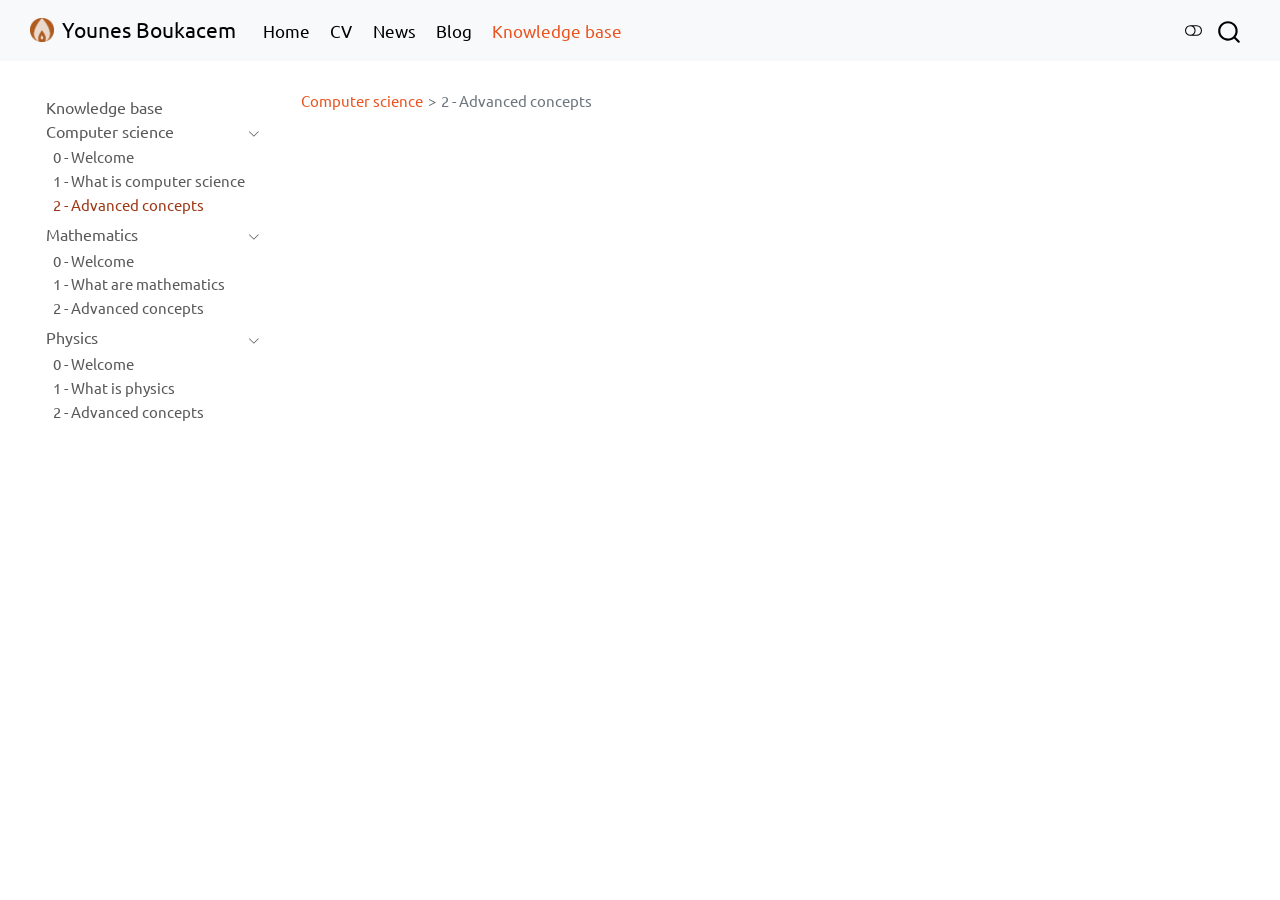
<file: docs/Knowledge base/Computer science/2 - Advanced concepts.html>
<!DOCTYPE html>
<html xmlns="http://www.w3.org/1999/xhtml" lang="en" xml:lang="en"><head>

<meta charset="utf-8">
<meta name="generator" content="quarto-1.11.9">

<meta name="viewport" content="width=device-width, initial-scale=1.0, user-scalable=yes">


<title>advanced-concepts – Younes Boukacem</title>
<style>
/* Default styles provided by pandoc.
** See https://pandoc.org/MANUAL.html#variables-for-html for config info.
*/
span.smallcaps{font-variant: small-caps;}
div.columns{display: flex; gap: 1.5em;}
div.column{flex: auto;}
@media screen {
div.columns{gap: min(4vw, 1.5em);}
div.column{overflow-x: auto;}
}
div.hanging-indent{margin-left: 1.5em; text-indent: -1.5em;}
ul.task-list{list-style: none;}
ul.task-list li input[type="checkbox"] {
  width: 0.8em;
  margin: 0 0.8em 0.2em -1em; /* quarto-specific, see https://github.com/quarto-dev/quarto-cli/issues/4556 */ 
  vertical-align: middle;
}
</style>


<script src="../../site_libs/quarto-nav/quarto-nav.js"></script>
<script src="../../site_libs/clipboard/clipboard.min.js"></script>
<script src="../../site_libs/quarto-search/autocomplete.umd.js"></script>
<script src="../../site_libs/quarto-search/fuse.min.js"></script>
<script src="../../site_libs/quarto-search/quarto-search.js"></script>
<meta name="quarto:offset" content="../../">
<link href="../../artifacts/favicon.png" rel="icon" type="image/png">
<script src="../../site_libs/quarto-html/quarto.js" type="module"></script>
<script src="../../site_libs/quarto-html/tabsets/tabsets.js" type="module"></script>
<script src="../../site_libs/quarto-html/scrollable-regions/scrollable-regions.js" type="module"></script>
<script src="../../site_libs/quarto-html/popper.min.js"></script>
<script src="../../site_libs/quarto-html/tippy.umd.min.js"></script>
<script src="../../site_libs/quarto-html/anchor.min.js"></script>
<link href="../../site_libs/quarto-html/tippy.css" rel="stylesheet">
<link href="../../site_libs/quarto-html/quarto-syntax-highlighting-63b5708e65d6cd79cd7618c58d0c21e7.css" rel="stylesheet" class="quarto-color-scheme" id="quarto-text-highlighting-styles">
<link href="../../site_libs/quarto-html/quarto-syntax-highlighting-dark-447e42e69aaa9833c0ba1b986f430b20.css" rel="stylesheet" class="quarto-color-scheme quarto-color-alternate" id="quarto-text-highlighting-styles">
<link href="../../site_libs/quarto-html/quarto-syntax-highlighting-63b5708e65d6cd79cd7618c58d0c21e7.css" rel="stylesheet" class="quarto-color-scheme-extra" id="quarto-text-highlighting-styles">
<script src="../../site_libs/bootstrap/bootstrap.min.js"></script>
<link href="../../site_libs/bootstrap/bootstrap-icons.css" rel="stylesheet">
<link href="../../site_libs/bootstrap/bootstrap-77dfa5eb896560849ad962ed2a5f1f72.min.css" rel="stylesheet" append-hash="true" class="quarto-color-scheme" id="quarto-bootstrap" data-mode="light">
<link href="../../site_libs/bootstrap/bootstrap-dark-5c0184de43ae87bcc742ed62326c05dc.min.css" rel="stylesheet" append-hash="true" class="quarto-color-scheme quarto-color-alternate" id="quarto-bootstrap" data-mode="dark">
<link href="../../site_libs/bootstrap/bootstrap-77dfa5eb896560849ad962ed2a5f1f72.min.css" rel="stylesheet" append-hash="true" class="quarto-color-scheme-extra" id="quarto-bootstrap" data-mode="light">
<script id="quarto-search-options" type="application/json">{
  "location": "navbar",
  "copy-button": false,
  "collapse-after": 3,
  "panel-placement": "end",
  "type": "overlay",
  "limit": 50,
  "keyboard-shortcut": [
    "f",
    "/",
    "s"
  ],
  "show-item-context": false,
  "language": {
    "search-no-results-text": "No results",
    "search-matching-documents-text": "matching documents",
    "search-copy-link-title": "Copy link to search",
    "search-hide-matches-text": "Hide additional matches",
    "search-more-match-text": "more match in this document",
    "search-more-matches-text": "more matches in this document",
    "search-clear-button-title": "Clear",
    "search-text-placeholder": "",
    "search-detached-cancel-button-title": "Cancel",
    "search-submit-button-title": "Submit",
    "search-label": "Search"
  }
}</script>


<link rel="stylesheet" href="../../styles.css">
</head>

<body class="nav-sidebar floating nav-fixed quarto-light"><a id="quarto-skip-link" class="visually-hidden-focusable" href="#quarto-document-content">Skip to main content</a><script id="quarto-html-before-body" type="application/javascript">
    const toggleBodyColorMode = (bsSheetEl) => {
      const mode = bsSheetEl.getAttribute("data-mode");
      const bodyEl = window.document.querySelector("body");
      if (mode === "dark") {
        bodyEl.classList.add("quarto-dark");
        bodyEl.classList.remove("quarto-light");
      } else {
        bodyEl.classList.add("quarto-light");
        bodyEl.classList.remove("quarto-dark");
      }
    }
    const toggleBodyColorPrimary = () => {
      const bsSheetEl = window.document.querySelector("link#quarto-bootstrap:not([rel=disabled-stylesheet])");
      if (bsSheetEl) {
        toggleBodyColorMode(bsSheetEl);
      }
    }
    const setColorSchemeToggle = (alternate) => {
      const toggles = window.document.querySelectorAll('.quarto-color-scheme-toggle');
      for (let i=0; i < toggles.length; i++) {
        const toggle = toggles[i];
        if (toggle) {
          toggle.setAttribute("aria-checked", alternate ? "true" : "false");
          if (alternate) {
            toggle.classList.add("alternate");
          } else {
            toggle.classList.remove("alternate");
          }
        }
      }
    };
    const toggleColorMode = (alternate) => {
      // Switch the stylesheets
      const primaryStylesheets = window.document.querySelectorAll('link.quarto-color-scheme:not(.quarto-color-alternate)');
      const alternateStylesheets = window.document.querySelectorAll('link.quarto-color-scheme.quarto-color-alternate');
      manageTransitions('#quarto-margin-sidebar .nav-link', false);
      if (alternate) {
        // note: dark is layered on light, we don't disable primary!
        enableStylesheet(alternateStylesheets);
        for (const sheetNode of alternateStylesheets) {
          if (sheetNode.id === "quarto-bootstrap") {
            toggleBodyColorMode(sheetNode);
          }
        }
      } else {
        disableStylesheet(alternateStylesheets);
        enableStylesheet(primaryStylesheets)
        toggleBodyColorPrimary();
      }
      manageTransitions('#quarto-margin-sidebar .nav-link', true);
      // Switch the toggles
      setColorSchemeToggle(alternate)
    }
    // Hack to workaround the fact that safari doesn't
    // properly recolor the scrollbar when toggling (#1455).
    // Not run on load: stylesheets are set before first paint there, and
    // scrolling would undo the scroll to a URL fragment (#14973).
    // The one pixel nudge keeps the reader where they were.
    const refreshSafariScrollbar = () => {
      if (navigator.userAgent.indexOf('Safari') > 0 && navigator.userAgent.indexOf('Chrome') == -1) {
        manageTransitions("body", false);
        const scrollY = window.scrollY;
        window.scrollTo(0, scrollY > 0 ? scrollY - 1 : 1);
        setTimeout(() => {
          window.scrollTo(0, scrollY);
          manageTransitions("body", true);
        }, 40);
      }
    }
    const disableStylesheet = (stylesheets) => {
      for (let i=0; i < stylesheets.length; i++) {
        const stylesheet = stylesheets[i];
        stylesheet.rel = 'disabled-stylesheet';
      }
    }
    const enableStylesheet = (stylesheets) => {
      for (let i=0; i < stylesheets.length; i++) {
        const stylesheet = stylesheets[i];
        if(stylesheet.rel !== 'stylesheet') { // for Chrome, which will still FOUC without this check
          stylesheet.rel = 'stylesheet';
        }
      }
    }
    const manageTransitions = (selector, allowTransitions) => {
      const els = window.document.querySelectorAll(selector);
      for (let i=0; i < els.length; i++) {
        const el = els[i];
        if (allowTransitions) {
          el.classList.remove('notransition');
        } else {
          el.classList.add('notransition');
        }
      }
    }
    const isFileUrl = () => {
      return window.location.protocol === 'file:';
    }
    const hasAlternateSentinel = () => {
      let styleSentinel = getColorSchemeSentinel();
      if (styleSentinel !== null) {
        return styleSentinel === "alternate";
      } else {
        return false;
      }
    }
    const setStyleSentinel = (alternate) => {
      const value = alternate ? "alternate" : "default";
      if (!isFileUrl()) {
        window.localStorage.setItem("quarto-color-scheme", value);
      } else {
        localAlternateSentinel = value;
      }
    }
    const getColorSchemeSentinel = () => {
      if (!isFileUrl()) {
        const storageValue = window.localStorage.getItem("quarto-color-scheme");
        return storageValue != null ? storageValue : localAlternateSentinel;
      } else {
        return localAlternateSentinel;
      }
    }
    const toggleGiscusIfUsed = (isAlternate, darkModeDefault) => {
      const baseTheme = document.querySelector('#giscus-base-theme')?.value ?? 'light';
      const alternateTheme = document.querySelector('#giscus-alt-theme')?.value ?? 'dark';
      let newTheme = '';
      if(authorPrefersDark) {
        newTheme = isAlternate ? baseTheme : alternateTheme;
      } else {
        newTheme = isAlternate ? alternateTheme : baseTheme;
      }
      const changeGiscusTheme = () => {
        // From: https://github.com/giscus/giscus/issues/336
        const sendMessage = (message) => {
          const iframe = document.querySelector('iframe.giscus-frame');
          if (!iframe) return;
          iframe.contentWindow.postMessage({ giscus: message }, 'https://giscus.app');
        }
        sendMessage({
          setConfig: {
            theme: newTheme
          }
        });
      }
      const isGiscussLoaded = window.document.querySelector('iframe.giscus-frame') !== null;
      if (isGiscussLoaded) {
        changeGiscusTheme();
      }
    };
    const authorPrefersDark = false;
    const darkModeDefault = authorPrefersDark;
      document.querySelector('link#quarto-text-highlighting-styles.quarto-color-scheme-extra').rel = 'disabled-stylesheet';
      document.querySelector('link#quarto-bootstrap.quarto-color-scheme-extra').rel = 'disabled-stylesheet';
    let localAlternateSentinel = darkModeDefault ? 'alternate' : 'default';
    // Dark / light mode switch
    window.quartoToggleColorScheme = () => {
      // Read the current dark / light value
      let toAlternate = !hasAlternateSentinel();
      toggleColorMode(toAlternate);
      refreshSafariScrollbar();
      setStyleSentinel(toAlternate);
      toggleGiscusIfUsed(toAlternate, darkModeDefault);
      window.dispatchEvent(new Event('resize'));
    };
    // Switch to dark mode if need be
    if (hasAlternateSentinel()) {
      toggleColorMode(true);
    } else {
      toggleColorMode(false);
    }
  </script>

<div id="quarto-search-results"></div>
  <header id="quarto-header" class="headroom fixed-top">
    <nav class="navbar navbar-expand-lg " data-bs-theme="dark" aria-label="Site">
      <div class="navbar-container container-fluid">
      <div class="navbar-brand-container mx-auto">
    <a href="../../index.html" class="navbar-brand navbar-brand-logo">
    <img src="../../artifacts/favicon.png" alt="" class="navbar-logo light-content">
    <img src="../../artifacts/favicon.png" alt="" class="navbar-logo dark-content">
    </a>
    <a class="navbar-brand" href="../../index.html">
    <span class="navbar-title">Younes Boukacem</span>
    </a>
  </div>
          <button class="navbar-toggler" type="button" data-bs-toggle="collapse" data-bs-target="#navbarCollapse" aria-controls="navbarCollapse" aria-expanded="false" aria-label="Toggle navigation" onclick="if (window.quartoToggleHeadroom) { window.quartoToggleHeadroom(); }">
  <span class="navbar-toggler-icon"></span>
</button>
          <div class="collapse navbar-collapse" id="navbarCollapse">
            <ul class="navbar-nav navbar-nav-scroll me-auto">
  <li class="nav-item">
    <a class="nav-link" href="../../index.html"> 
<span class="menu-text">Home</span></a>
  </li>  
  <li class="nav-item">
    <a class="nav-link" href="../../cv.html"> 
<span class="menu-text">CV</span></a>
  </li>  
  <li class="nav-item">
    <a class="nav-link" href="../../news.html"> 
<span class="menu-text">News</span></a>
  </li>  
  <li class="nav-item">
    <a class="nav-link" href="../../blog.html"> 
<span class="menu-text">Blog</span></a>
  </li>  
  <li class="nav-item">
    <a class="nav-link active" href="../../Knowledge base/Knowledge base.html" aria-current="page"> 
<span class="menu-text">Knowledge base</span></a>
  </li>  
</ul>
          </div> <!-- /navcollapse -->
            <div class="quarto-navbar-tools">
  <button type="button" role="switch" aria-checked="false" class="quarto-color-scheme-toggle quarto-navigation-tool  px-1" onclick="window.quartoToggleColorScheme(); return false;" title="Toggle dark mode" aria-label="Toggle dark mode"><i class="bi"></i></button>
</div>
            <div id="quarto-search" class="" title="Search"></div>
      </div> <!-- /container-fluid -->
    </nav>
  <nav class="quarto-secondary-nav" aria-label="Toolbar">
    <div class="container-fluid d-flex">
      <button type="button" class="quarto-btn-toggle btn" data-bs-toggle="collapse" role="button" data-bs-target=".quarto-sidebar-collapse-item" aria-controls="quarto-sidebar" aria-expanded="false" aria-label="Toggle sidebar navigation" onclick="if (window.quartoToggleHeadroom) { window.quartoToggleHeadroom(); }">
        <i class="bi bi-layout-text-sidebar-reverse"></i>
      </button>
        <nav class="quarto-page-breadcrumbs" aria-label="Breadcrumbs"><ol class="breadcrumb"><li class="breadcrumb-item"><a href="../../Knowledge base/Computer science/0 - Welcome.html">Computer science</a></li><li class="breadcrumb-item"><a href="../../Knowledge base/Computer science/2 - Advanced concepts.html">2 - Advanced concepts</a></li></ol></nav>
        <a class="flex-grow-1" data-bs-toggle="collapse" data-bs-target=".quarto-sidebar-collapse-item" onclick="if (window.quartoToggleHeadroom) { window.quartoToggleHeadroom(); }">      
        </a>
    </div>
  </nav>
</header>
<!-- content -->
<div id="quarto-content" class="quarto-container page-columns page-rows-contents page-layout-article page-navbar">
<!-- sidebar -->
  <nav id="quarto-sidebar" class="sidebar collapse collapse-horizontal quarto-sidebar-collapse-item sidebar-navigation floating overflow-auto" aria-label="Section">
    <div class="sidebar-menu-container"> 
    <ul class="list-unstyled mt-1">
        <li class="sidebar-item">
  <div class="sidebar-item-container"> 
  <a href="../../Knowledge base/Knowledge base.html" class="sidebar-item-text sidebar-link">
 <span class="menu-text">Knowledge base</span></a>
  </div>
</li>
        <li class="sidebar-item sidebar-item-section">
      <div class="sidebar-item-container"> 
            <button type="button" class="sidebar-item-text sidebar-item-toggle sidebar-link text-start" data-bs-toggle="collapse" data-bs-target="#quarto-sidebar-section-1" aria-controls="quarto-sidebar-section-1" aria-expanded="true">
 <span class="menu-text" id="quarto-sidebar-section-1-label">Computer science</span><i class="bi bi-chevron-right" aria-hidden="true"></i></button>
      </div>
      <ul id="quarto-sidebar-section-1" aria-labelledby="quarto-sidebar-section-1-label" class="collapse list-unstyled sidebar-section depth1 show">  
          <li class="sidebar-item">
  <div class="sidebar-item-container"> 
  <a href="../../Knowledge base/Computer science/0 - Welcome.html" class="sidebar-item-text sidebar-link">
 <span class="menu-text">0 - Welcome</span></a>
  </div>
</li>
          <li class="sidebar-item">
  <div class="sidebar-item-container"> 
  <a href="../../Knowledge base/Computer science/1 - What is computer science.html" class="sidebar-item-text sidebar-link">
 <span class="menu-text">1 - What is computer science</span></a>
  </div>
</li>
          <li class="sidebar-item">
  <div class="sidebar-item-container"> 
  <a href="../../Knowledge base/Computer science/2 - Advanced concepts.html" class="sidebar-item-text sidebar-link active">
 <span class="menu-text">2 - Advanced concepts</span></a>
  </div>
</li>
      </ul>
  </li>
        <li class="sidebar-item sidebar-item-section">
      <div class="sidebar-item-container"> 
            <button type="button" class="sidebar-item-text sidebar-item-toggle sidebar-link text-start" data-bs-toggle="collapse" data-bs-target="#quarto-sidebar-section-2" aria-controls="quarto-sidebar-section-2" aria-expanded="true">
 <span class="menu-text" id="quarto-sidebar-section-2-label">Mathematics</span><i class="bi bi-chevron-right" aria-hidden="true"></i></button>
      </div>
      <ul id="quarto-sidebar-section-2" aria-labelledby="quarto-sidebar-section-2-label" class="collapse list-unstyled sidebar-section depth1 show">  
          <li class="sidebar-item">
  <div class="sidebar-item-container"> 
  <a href="../../Knowledge base/Mathematics/0 - Welcome.html" class="sidebar-item-text sidebar-link">
 <span class="menu-text">0 - Welcome</span></a>
  </div>
</li>
          <li class="sidebar-item">
  <div class="sidebar-item-container"> 
  <a href="../../Knowledge base/Mathematics/1 - What are mathematics.html" class="sidebar-item-text sidebar-link">
 <span class="menu-text">1 - What are mathematics</span></a>
  </div>
</li>
          <li class="sidebar-item">
  <div class="sidebar-item-container"> 
  <a href="../../Knowledge base/Mathematics/2 - Advanced concepts.html" class="sidebar-item-text sidebar-link">
 <span class="menu-text">2 - Advanced concepts</span></a>
  </div>
</li>
      </ul>
  </li>
        <li class="sidebar-item sidebar-item-section">
      <div class="sidebar-item-container"> 
            <button type="button" class="sidebar-item-text sidebar-item-toggle sidebar-link text-start" data-bs-toggle="collapse" data-bs-target="#quarto-sidebar-section-3" aria-controls="quarto-sidebar-section-3" aria-expanded="true">
 <span class="menu-text" id="quarto-sidebar-section-3-label">Physics</span><i class="bi bi-chevron-right" aria-hidden="true"></i></button>
      </div>
      <ul id="quarto-sidebar-section-3" aria-labelledby="quarto-sidebar-section-3-label" class="collapse list-unstyled sidebar-section depth1 show">  
          <li class="sidebar-item">
  <div class="sidebar-item-container"> 
  <a href="../../Knowledge base/Physics/0 - Welcome.html" class="sidebar-item-text sidebar-link">
 <span class="menu-text">0 - Welcome</span></a>
  </div>
</li>
          <li class="sidebar-item">
  <div class="sidebar-item-container"> 
  <a href="../../Knowledge base/Physics/1 - What is physics.html" class="sidebar-item-text sidebar-link">
 <span class="menu-text">1 - What is physics</span></a>
  </div>
</li>
          <li class="sidebar-item">
  <div class="sidebar-item-container"> 
  <a href="../../Knowledge base/Physics/2 - Advanced concepts.html" class="sidebar-item-text sidebar-link">
 <span class="menu-text">2 - Advanced concepts</span></a>
  </div>
</li>
      </ul>
  </li>
    </ul>
    </div>
</nav>
<div id="quarto-sidebar-glass" class="quarto-sidebar-collapse-item" data-bs-toggle="collapse" data-bs-target=".quarto-sidebar-collapse-item"></div>
<!-- margin-sidebar -->
    <div id="quarto-margin-sidebar" class="sidebar margin-sidebar zindex-bottom">
        
    </div>
<!-- main -->
<main class="content" id="quarto-document-content" tabindex="-1"><header id="title-block-header" class="quarto-title-block"><nav class="quarto-page-breadcrumbs quarto-title-breadcrumbs d-none d-lg-block" aria-label="Breadcrumbs"><ol class="breadcrumb"><li class="breadcrumb-item"><a href="../../Knowledge base/Computer science/0 - Welcome.html">Computer science</a></li><li class="breadcrumb-item"><a href="../../Knowledge base/Computer science/2 - Advanced concepts.html">2 - Advanced concepts</a></li></ol></nav></header>








</main> <!-- /main -->
<script id="quarto-html-after-body" type="application/javascript">
  window.document.addEventListener("DOMContentLoaded", function (event) {
    // Ensure there is a toggle, if there isn't float one in the top right
    if (window.document.querySelector('.quarto-color-scheme-toggle') === null) {
      const toggle = window.document.createElement('button');
      toggle.type = "button";
      toggle.setAttribute("role", "switch");
      toggle.setAttribute("aria-checked", "false");
      toggle.classList.add('top-right');
      toggle.classList.add('quarto-color-scheme-toggle');
      toggle.setAttribute("aria-label", "Toggle dark mode");
      toggle.onclick = function() { try { window.quartoToggleColorScheme(); } catch {} return false; };
      const i = window.document.createElement("i");
      i.classList.add('bi');
      toggle.appendChild(i);
      // Put the toggle in a landmark of its own, so that landmark navigation
      // can reach it.
      //
      // The container is always a fresh direct child of body, and the toggle is
      // never moved into page furniture that the theme or the author controls.
      // The toggle is positioned against the page, so any ancestor that
      // establishes a containing block captures it: a positioned element or a
      // grid for position: absolute, and transform, filter, will-change or
      // contain for position: fixed. A direct child of body has none of these
      // to inherit, and the shift when one appears is silent and visual.
      //
      // ARIA says a document should have at most one banner, and axe reports a
      // duplicate whether or not the banners carry distinct labels. So use a
      // header when the page has no banner yet, and a named region otherwise.
      //
      // A header is a banner wherever it sits, unless it is inside sectioning
      // content, so this cannot just look at the children of body: a custom
      // page layout wraps the title block header in a plain div. An explicit
      // role="banner" always counts.
      const sectioning = 'article, aside, main, nav, section, [role="article"], [role="complementary"], [role="main"], [role="navigation"], [role="region"]';
      const hasBanner = Array.from(
        window.document.querySelectorAll('header:not([role]), [role="banner"]')
      ).some(function(el) {
        return el.hasAttribute("role") || el.closest(sectioning) === null;
      });
      const container = window.document.createElement(hasBanner ? "div" : "header");
      if (hasBanner) {
        container.setAttribute("role", "region");
        container.setAttribute("aria-label", "Toggle dark mode");
      }
      container.classList.add('quarto-color-scheme-toggle-container');
      container.appendChild(toggle);
      window.document.body.appendChild(container);
    }
    setColorSchemeToggle(hasAlternateSentinel())
    const icon = "";
    const anchorJS = new window.AnchorJS();
    anchorJS.options = {
      placement: 'right',
      icon: icon
    };
    anchorJS.add('.anchored');
    const isCodeAnnotation = (el) => {
      for (const clz of el.classList) {
        if (clz.startsWith('code-annotation-')) {                     
          return true;
        }
      }
      return false;
    }
    const onCopySuccess = function(e) {
      // button target
      const button = e.trigger;
      // don't keep focus
      button.blur();
      // flash "checked"
      button.classList.add('code-copy-button-checked');
      var currentTitle = button.getAttribute("title");
      button.setAttribute("title", "Copied!");
      let tooltip;
      if (window.bootstrap) {
        button.setAttribute("data-bs-toggle", "tooltip");
        button.setAttribute("data-bs-placement", "left");
        button.setAttribute("data-bs-title", "Copied!");
        tooltip = new bootstrap.Tooltip(button, 
          { trigger: "manual", 
            customClass: "code-copy-button-tooltip",
            offset: [0, -8]});
        tooltip.show();    
      }
      setTimeout(function() {
        if (tooltip) {
          tooltip.hide();
          button.removeAttribute("data-bs-title");
          button.removeAttribute("data-bs-toggle");
          button.removeAttribute("data-bs-placement");
        }
        button.setAttribute("title", currentTitle);
        button.classList.remove('code-copy-button-checked');
      }, 1000);
      // clear code selection
      e.clearSelection();
    }
    const getTextToCopy = function(trigger) {
      const outerScaffold = trigger.parentElement.cloneNode(true);
      const codeEl = outerScaffold.querySelector('code');
      for (const childEl of codeEl.children) {
        if (isCodeAnnotation(childEl)) {
          childEl.remove();
        }
      }
      return codeEl.innerText;
    }
    const clipboard = new window.ClipboardJS('.code-copy-button:not([data-in-quarto-modal])', {
      text: getTextToCopy
    });
    clipboard.on('success', onCopySuccess);
    if (window.document.getElementById('quarto-embedded-source-code-modal')) {
      const clipboardModal = new window.ClipboardJS('.code-copy-button[data-in-quarto-modal]', {
        text: getTextToCopy,
        container: window.document.getElementById('quarto-embedded-source-code-modal')
      });
      clipboardModal.on('success', onCopySuccess);
    }
      var localhostRegex = new RegExp(/^(?:http|https):\/\/localhost\:?[0-9]*\//);
      var mailtoRegex = new RegExp(/^mailto:/);
        var filterRegex = new RegExp('/' + window.location.host + '/');
      var isInternal = (href) => {
          return filterRegex.test(href) || localhostRegex.test(href) || mailtoRegex.test(href);
      }
      // Inspect non-navigation links and adorn them if external
      window.quartoDecorateExternalLinks = function (root) {
     var links = (root || window.document).querySelectorAll('a[href]:not(.nav-link):not(.navbar-brand):not(.toc-action):not(.sidebar-link):not(.sidebar-item-toggle):not(.pagination-link):not(.no-external):not([aria-hidden]):not(.dropdown-item):not(.quarto-navigation-tool):not(.about-link)');
      for (var i=0; i<links.length; i++) {
        const link = links[i];
        if (!isInternal(link.href)) {
          // undo the damage that might have been done by quarto-nav.js in the case of
          // links that we want to consider external
          if (link.dataset.originalHref !== undefined) {
            link.href = link.dataset.originalHref;
          }
          if (!link.classList.contains('no-external-icon')) {
          }
        }
      }
      };
      window.quartoDecorateExternalLinks(window.document);
    // Esc closes the popup (WCAG 1.4.13) and focus leaving both trigger and
    // popup closes it (WCAG 2.4.11); tippy handles neither for interactive popups.
    const hideOnEscAndFocusOut = {
      name: 'hideOnEscAndFocusOut',
      defaultValue: true,
      fn(instance) {
        const dismiss = () => {
          // A show scheduled by the trigger delay would otherwise reopen it
          instance.clearDelayTimeouts();
          instance.hide();
        };
        const onKeyDown = (event) => {
          if (event.key !== 'Escape') {
            return;
          }
          // Keep Esc from also reaching page handlers (e.g. reveal.js overview),
          // except an open reveal.js slide menu, which Esc should close too.
          // The menu handles keys only when its keyboard option is on.
          const menuHandlesEsc = window.Reveal?.getPlugin?.('menu')?.isOpen() &&
            window.Reveal.getConfig().menu?.keyboard !== false;
          if (!menuHandlesEsc) {
            event.stopPropagation();
          }
          if (instance.popper.contains(window.document.activeElement)) {
            // Disabled while refocusing so the focus trigger does not reopen it
            instance.disable();
            instance.reference.focus();
            instance.enable();
          }
          dismiss();
        };
        const onFocusOut = (event) => {
          const target = event.relatedTarget;
          if (target && !instance.reference.contains(target) &&
              !instance.popper.contains(target)) {
            dismiss();
          }
        };
        // On the trigger too: a click trigger (code-annotations: select) has no
        // blur handling. Attached for the instance's lifetime so leaving the
        // trigger also cancels a show still pending on the trigger delay.
        instance.reference.addEventListener('focusout', onFocusOut);
        return {
          onShow() {
            window.document.addEventListener('keydown', onKeyDown, true);
            instance.popper.addEventListener('focusout', onFocusOut);
          },
          onHide() {
            window.document.removeEventListener('keydown', onKeyDown, true);
            instance.popper.removeEventListener('focusout', onFocusOut);
          },
          onDestroy() {
            instance.reference.removeEventListener('focusout', onFocusOut);
          },
        };
      },
    };
    function tippyHover(el, contentFn, onTriggerFn, onUntriggerFn) {
      const config = {
        allowHTML: true,
        maxWidth: 500,
        delay: 100,
        arrow: false,
        appendTo: function(el) {
            return el.parentElement;
        },
        interactive: true,
        interactiveBorder: 10,
        theme: 'quarto',
        placement: 'bottom-start',
        plugins: [hideOnEscAndFocusOut],
      };
      if (contentFn) {
        config.content = contentFn;
      }
      if (onTriggerFn) {
        config.onTrigger = onTriggerFn;
      }
      if (onUntriggerFn) {
        config.onUntrigger = onUntriggerFn;
      }
      window.tippy(el, config); 
    }
    const noterefs = window.document.querySelectorAll('a[role="doc-noteref"]');
    for (var i=0; i<noterefs.length; i++) {
      const ref = noterefs[i];
      tippyHover(ref, function() {
        // use id or data attribute instead here
        let href = ref.getAttribute('data-footnote-href') || ref.getAttribute('href');
        try { href = new URL(href).hash; } catch {}
        const id = href.replace(/^#\/?/, "");
        const note = window.document.getElementById(id);
        if (note) {
          return note.innerHTML;
        } else {
          return "";
        }
      });
    }
    const xrefs = window.document.querySelectorAll('a.quarto-xref');
    const processXRef = (id, note) => {
      // Strip column container classes
      const stripColumnClz = (el) => {
        el.classList.remove("page-full", "page-columns");
        if (el.children) {
          for (const child of el.children) {
            stripColumnClz(child);
          }
        }
      }
      stripColumnClz(note)
      if (id === null || id.startsWith('sec-')) {
        // Special case sections, only their first couple elements
        const container = document.createElement("div");
        if (note.children && note.children.length > 2) {
          container.appendChild(note.children[0].cloneNode(true));
          for (let i = 1; i < note.children.length; i++) {
            const child = note.children[i];
            if (child.tagName === "P" && child.innerText === "") {
              continue;
            } else {
              container.appendChild(child.cloneNode(true));
              break;
            }
          }
          if (window.Quarto?.typesetMath) {
            window.Quarto.typesetMath(container);
          }
          return container.innerHTML
        } else {
          if (window.Quarto?.typesetMath) {
            window.Quarto.typesetMath(note);
          }
          return note.innerHTML;
        }
      } else {
        // Remove any anchor links if they are present
        const anchorLink = note.querySelector('a.anchorjs-link');
        if (anchorLink) {
          anchorLink.remove();
        }
        if (window.Quarto?.typesetMath) {
          window.Quarto.typesetMath(note);
        }
        if (note.classList.contains("callout")) {
          return note.outerHTML;
        } else {
          return note.innerHTML;
        }
      }
    }
    for (var i=0; i<xrefs.length; i++) {
      const xref = xrefs[i];
      tippyHover(xref, undefined, function(instance) {
        instance.disable();
        let url = xref.getAttribute('href');
        let hash = undefined; 
        if (url.startsWith('#')) {
          hash = url;
        } else {
          try { hash = new URL(url).hash; } catch {}
        }
        if (hash) {
          const id = hash.replace(/^#\/?/, "");
          const note = window.document.getElementById(id);
          if (note !== null) {
            try {
              const html = processXRef(id, note.cloneNode(true));
              instance.setContent(html);
            } finally {
              instance.enable();
              instance.show();
            }
          } else {
            // See if we can fetch this
            fetch(url.split('#')[0])
            .then(res => res.text())
            .then(html => {
              const parser = new DOMParser();
              const htmlDoc = parser.parseFromString(html, "text/html");
              const note = htmlDoc.getElementById(id);
              if (note !== null) {
                const html = processXRef(id, note);
                instance.setContent(html);
              } 
            }).finally(() => {
              instance.enable();
              instance.show();
            });
          }
        } else {
          // See if we can fetch a full url (with no hash to target)
          // This is a special case and we should probably do some content thinning / targeting
          fetch(url)
          .then(res => res.text())
          .then(html => {
            const parser = new DOMParser();
            const htmlDoc = parser.parseFromString(html, "text/html");
            const note = htmlDoc.querySelector('main.content');
            if (note !== null) {
              // This should only happen for chapter cross references
              // (since there is no id in the URL)
              // remove the first header
              if (note.children.length > 0 && note.children[0].tagName === "HEADER") {
                note.children[0].remove();
              }
              const html = processXRef(null, note);
              instance.setContent(html);
            } 
          }).finally(() => {
            instance.enable();
            instance.show();
          });
        }
      }, function(instance) {
      });
    }
        let selectedAnnoteEl;
        const selectorForAnnotation = ( cell, annotation) => {
          let cellAttr = 'data-code-cell="' + cell + '"';
          let lineAttr = 'data-code-annotation="' +  annotation + '"';
          const selector = 'span[' + cellAttr + '][' + lineAttr + ']';
          return selector;
        }
        const selectCodeLines = (annoteEl) => {
          const doc = window.document;
          const targetCell = annoteEl.getAttribute("data-target-cell");
          const targetAnnotation = annoteEl.getAttribute("data-target-annotation");
          const annoteSpan = window.document.querySelector(selectorForAnnotation(targetCell, targetAnnotation));
          const lines = annoteSpan.getAttribute("data-code-lines").split(",");
          const lineIds = lines.map((line) => {
            return targetCell + "-" + line;
          })
          // Each band is positioned against its own containing block, which is
          // not the offsetParent of the lines, so place it from client rects.
          const placeBand = (band, firstEl, lastEl, codeBlock) => {
            const container = band.offsetParent;
            if (container === null) {
              return;
            }
            const containerRect = container.getBoundingClientRect();
            // Reveal.js scales slides with a transform, so convert client
            // pixels back to the CSS pixels of the container.
            const scale = containerRect.height / container.offsetHeight || 1;
            const firstRect = firstEl.getBoundingClientRect();
            const lastRect = lastEl.getBoundingClientRect();
            const top = (firstRect.top - containerRect.top) / scale - container.clientTop + container.scrollTop;
            const height = (lastRect.bottom - firstRect.top) / scale;
            band.style.top = top - 2 + "px";
            band.style.height = height + 4 + "px";
            if (codeBlock) {
              // Without the copy button wrapper, the containing block is wider
              // than the code block, so span the code block explicitly.
              const blockRect = codeBlock.getBoundingClientRect();
              band.style.left = (blockRect.left - containerRect.left) / scale - container.clientLeft + container.scrollLeft + "px";
              band.style.width = blockRect.width / scale + "px";
            }
          };
          if (lineIds.length > 0) {
            const el = window.document.getElementById(lineIds[0]);
            const lastEl = window.document.getElementById(lineIds[lineIds.length - 1]);
            const parent = el.parentElement.parentElement;
            // cook up a div (if necessary) and position it
            let div = window.document.getElementById("code-annotation-line-highlight");
            if (div === null) {
              div = window.document.createElement("div");
              div.setAttribute("id", "code-annotation-line-highlight");
              div.style.position = 'absolute';
              parent.appendChild(div);
            }
            placeBand(div, el, lastEl, parent.closest("div.sourceCode") || parent);
            let gutterDiv = window.document.getElementById("code-annotation-line-highlight-gutter");
            if (gutterDiv === null) {
              gutterDiv = window.document.createElement("div");
              gutterDiv.setAttribute("id", "code-annotation-line-highlight-gutter");
              gutterDiv.style.position = 'absolute';
              const codeCell = window.document.getElementById(targetCell);
              const gutter = codeCell.querySelector('.code-annotation-gutter');
              gutter.appendChild(gutterDiv);
            }
            placeBand(gutterDiv, el, lastEl);
            selectedAnnoteEl = annoteEl;
          }
        };
        const unselectCodeLines = () => {
          const elementsIds = ["code-annotation-line-highlight", "code-annotation-line-highlight-gutter"];
          elementsIds.forEach((elId) => {
            const div = window.document.getElementById(elId);
            if (div) {
              div.remove();
            }
          });
          selectedAnnoteEl = undefined;
        };
          // Handle positioning of the toggle
      window.addEventListener(
        "resize",
        throttle(() => {
          elRect = undefined;
          if (selectedAnnoteEl) {
            selectCodeLines(selectedAnnoteEl);
          }
        }, 10)
      );
      function throttle(fn, ms) {
      let throttle = false;
      let timer;
        return (...args) => {
          if(!throttle) { // first call gets through
              fn.apply(this, args);
              throttle = true;
          } else { // all the others get throttled
              if(timer) clearTimeout(timer); // cancel #2
              timer = setTimeout(() => {
                fn.apply(this, args);
                timer = throttle = false;
              }, ms);
          }
        };
      }
        // Attach click handler to the DT
        const annoteDls = window.document.querySelectorAll('dt[data-target-cell]');
        for (const annoteDlNode of annoteDls) {
          annoteDlNode.addEventListener('click', (event) => {
            const clickedEl = event.target;
            if (clickedEl !== selectedAnnoteEl) {
              unselectCodeLines();
              const activeEl = window.document.querySelector('dt[data-target-cell].code-annotation-active');
              if (activeEl) {
                activeEl.classList.remove('code-annotation-active');
              }
              selectCodeLines(clickedEl);
              clickedEl.classList.add('code-annotation-active');
            } else {
              // Unselect the line
              unselectCodeLines();
              clickedEl.classList.remove('code-annotation-active');
            }
          });
        }
    const findCites = (el) => {
      const parentEl = el.parentElement;
      if (parentEl) {
        const cites = parentEl.dataset.cites;
        if (cites) {
          return {
            el,
            cites: cites.split(' ')
          };
        } else {
          return findCites(el.parentElement)
        }
      } else {
        return undefined;
      }
    };
    var bibliorefs = window.document.querySelectorAll('a[role="doc-biblioref"]');
    for (var i=0; i<bibliorefs.length; i++) {
      const ref = bibliorefs[i];
      const citeInfo = findCites(ref);
      if (citeInfo) {
        tippyHover(citeInfo.el, function() {
          var popup = window.document.createElement('div');
          citeInfo.cites.forEach(function(cite) {
            var citeDiv = window.document.createElement('div');
            citeDiv.classList.add('hanging-indent');
            citeDiv.classList.add('csl-entry');
            var biblioDiv = window.document.getElementById('ref-' + cite);
            if (biblioDiv) {
              citeDiv.innerHTML = biblioDiv.innerHTML;
            }
            popup.appendChild(citeDiv);
          });
          return popup.innerHTML;
        });
      }
    }
  });
  </script>
  <script type="application/javascript">
  window.quartoScrollableRegionsLabels = {"code":"Scrollable code","output":"Scrollable output"};
  </script>
</div> <!-- /content -->




</body></html>
</file>
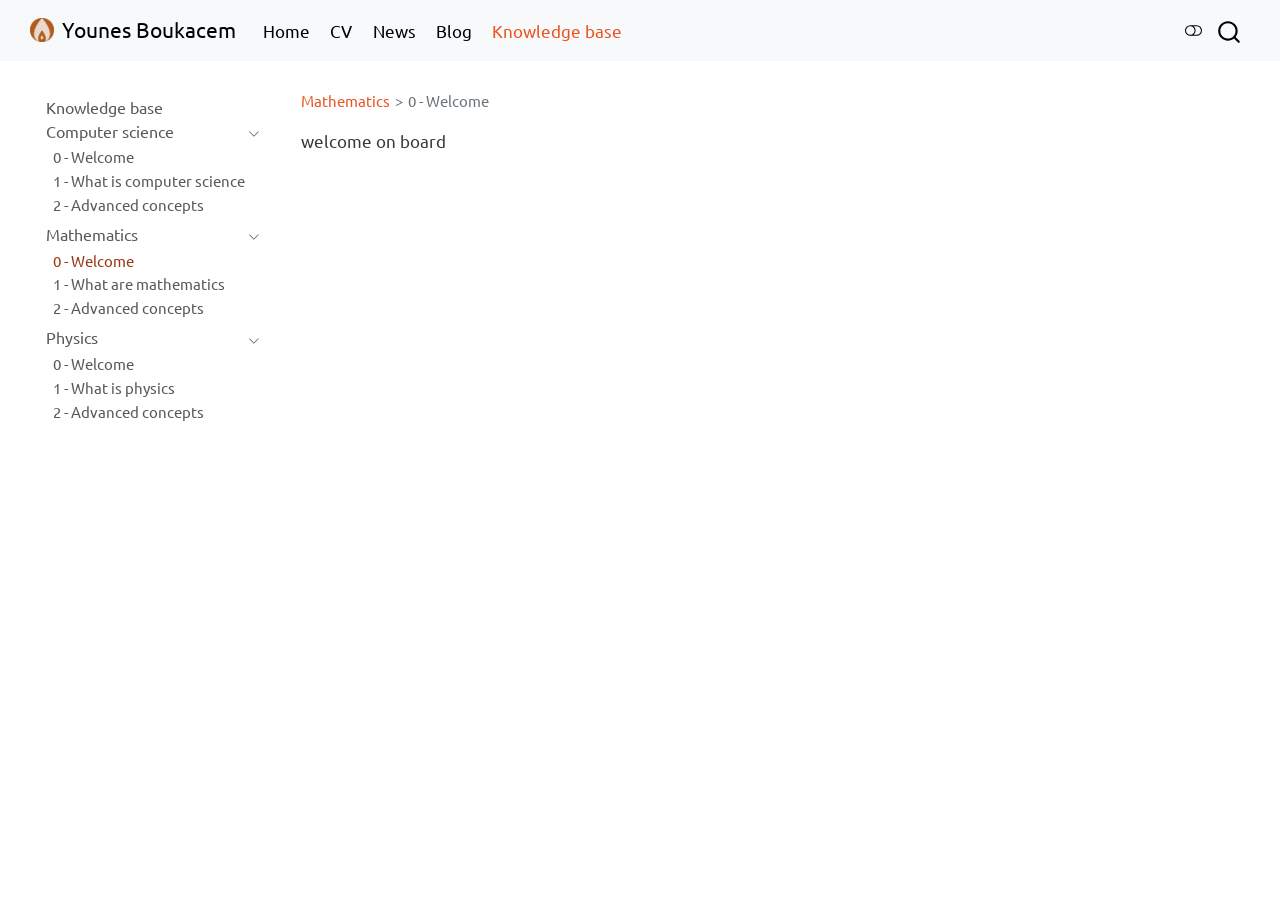
<file: docs/Knowledge base/Mathematics/0 - Welcome.html>
<!DOCTYPE html>
<html xmlns="http://www.w3.org/1999/xhtml" lang="en" xml:lang="en"><head>

<meta charset="utf-8">
<meta name="generator" content="quarto-1.11.9">

<meta name="viewport" content="width=device-width, initial-scale=1.0, user-scalable=yes">


<title>welcome – Younes Boukacem</title>
<style>
/* Default styles provided by pandoc.
** See https://pandoc.org/MANUAL.html#variables-for-html for config info.
*/
span.smallcaps{font-variant: small-caps;}
div.columns{display: flex; gap: 1.5em;}
div.column{flex: auto;}
@media screen {
div.columns{gap: min(4vw, 1.5em);}
div.column{overflow-x: auto;}
}
div.hanging-indent{margin-left: 1.5em; text-indent: -1.5em;}
ul.task-list{list-style: none;}
ul.task-list li input[type="checkbox"] {
  width: 0.8em;
  margin: 0 0.8em 0.2em -1em; /* quarto-specific, see https://github.com/quarto-dev/quarto-cli/issues/4556 */ 
  vertical-align: middle;
}
</style>


<script src="../../site_libs/quarto-nav/quarto-nav.js"></script>
<script src="../../site_libs/clipboard/clipboard.min.js"></script>
<script src="../../site_libs/quarto-search/autocomplete.umd.js"></script>
<script src="../../site_libs/quarto-search/fuse.min.js"></script>
<script src="../../site_libs/quarto-search/quarto-search.js"></script>
<meta name="quarto:offset" content="../../">
<link href="../../artifacts/favicon.png" rel="icon" type="image/png">
<script src="../../site_libs/quarto-html/quarto.js" type="module"></script>
<script src="../../site_libs/quarto-html/tabsets/tabsets.js" type="module"></script>
<script src="../../site_libs/quarto-html/scrollable-regions/scrollable-regions.js" type="module"></script>
<script src="../../site_libs/quarto-html/popper.min.js"></script>
<script src="../../site_libs/quarto-html/tippy.umd.min.js"></script>
<script src="../../site_libs/quarto-html/anchor.min.js"></script>
<link href="../../site_libs/quarto-html/tippy.css" rel="stylesheet">
<link href="../../site_libs/quarto-html/quarto-syntax-highlighting-63b5708e65d6cd79cd7618c58d0c21e7.css" rel="stylesheet" class="quarto-color-scheme" id="quarto-text-highlighting-styles">
<link href="../../site_libs/quarto-html/quarto-syntax-highlighting-dark-447e42e69aaa9833c0ba1b986f430b20.css" rel="stylesheet" class="quarto-color-scheme quarto-color-alternate" id="quarto-text-highlighting-styles">
<link href="../../site_libs/quarto-html/quarto-syntax-highlighting-63b5708e65d6cd79cd7618c58d0c21e7.css" rel="stylesheet" class="quarto-color-scheme-extra" id="quarto-text-highlighting-styles">
<script src="../../site_libs/bootstrap/bootstrap.min.js"></script>
<link href="../../site_libs/bootstrap/bootstrap-icons.css" rel="stylesheet">
<link href="../../site_libs/bootstrap/bootstrap-77dfa5eb896560849ad962ed2a5f1f72.min.css" rel="stylesheet" append-hash="true" class="quarto-color-scheme" id="quarto-bootstrap" data-mode="light">
<link href="../../site_libs/bootstrap/bootstrap-dark-5c0184de43ae87bcc742ed62326c05dc.min.css" rel="stylesheet" append-hash="true" class="quarto-color-scheme quarto-color-alternate" id="quarto-bootstrap" data-mode="dark">
<link href="../../site_libs/bootstrap/bootstrap-77dfa5eb896560849ad962ed2a5f1f72.min.css" rel="stylesheet" append-hash="true" class="quarto-color-scheme-extra" id="quarto-bootstrap" data-mode="light">
<script id="quarto-search-options" type="application/json">{
  "location": "navbar",
  "copy-button": false,
  "collapse-after": 3,
  "panel-placement": "end",
  "type": "overlay",
  "limit": 50,
  "keyboard-shortcut": [
    "f",
    "/",
    "s"
  ],
  "show-item-context": false,
  "language": {
    "search-no-results-text": "No results",
    "search-matching-documents-text": "matching documents",
    "search-copy-link-title": "Copy link to search",
    "search-hide-matches-text": "Hide additional matches",
    "search-more-match-text": "more match in this document",
    "search-more-matches-text": "more matches in this document",
    "search-clear-button-title": "Clear",
    "search-text-placeholder": "",
    "search-detached-cancel-button-title": "Cancel",
    "search-submit-button-title": "Submit",
    "search-label": "Search"
  }
}</script>


<link rel="stylesheet" href="../../styles.css">
</head>

<body class="nav-sidebar floating nav-fixed quarto-light"><a id="quarto-skip-link" class="visually-hidden-focusable" href="#quarto-document-content">Skip to main content</a><script id="quarto-html-before-body" type="application/javascript">
    const toggleBodyColorMode = (bsSheetEl) => {
      const mode = bsSheetEl.getAttribute("data-mode");
      const bodyEl = window.document.querySelector("body");
      if (mode === "dark") {
        bodyEl.classList.add("quarto-dark");
        bodyEl.classList.remove("quarto-light");
      } else {
        bodyEl.classList.add("quarto-light");
        bodyEl.classList.remove("quarto-dark");
      }
    }
    const toggleBodyColorPrimary = () => {
      const bsSheetEl = window.document.querySelector("link#quarto-bootstrap:not([rel=disabled-stylesheet])");
      if (bsSheetEl) {
        toggleBodyColorMode(bsSheetEl);
      }
    }
    const setColorSchemeToggle = (alternate) => {
      const toggles = window.document.querySelectorAll('.quarto-color-scheme-toggle');
      for (let i=0; i < toggles.length; i++) {
        const toggle = toggles[i];
        if (toggle) {
          toggle.setAttribute("aria-checked", alternate ? "true" : "false");
          if (alternate) {
            toggle.classList.add("alternate");
          } else {
            toggle.classList.remove("alternate");
          }
        }
      }
    };
    const toggleColorMode = (alternate) => {
      // Switch the stylesheets
      const primaryStylesheets = window.document.querySelectorAll('link.quarto-color-scheme:not(.quarto-color-alternate)');
      const alternateStylesheets = window.document.querySelectorAll('link.quarto-color-scheme.quarto-color-alternate');
      manageTransitions('#quarto-margin-sidebar .nav-link', false);
      if (alternate) {
        // note: dark is layered on light, we don't disable primary!
        enableStylesheet(alternateStylesheets);
        for (const sheetNode of alternateStylesheets) {
          if (sheetNode.id === "quarto-bootstrap") {
            toggleBodyColorMode(sheetNode);
          }
        }
      } else {
        disableStylesheet(alternateStylesheets);
        enableStylesheet(primaryStylesheets)
        toggleBodyColorPrimary();
      }
      manageTransitions('#quarto-margin-sidebar .nav-link', true);
      // Switch the toggles
      setColorSchemeToggle(alternate)
    }
    // Hack to workaround the fact that safari doesn't
    // properly recolor the scrollbar when toggling (#1455).
    // Not run on load: stylesheets are set before first paint there, and
    // scrolling would undo the scroll to a URL fragment (#14973).
    // The one pixel nudge keeps the reader where they were.
    const refreshSafariScrollbar = () => {
      if (navigator.userAgent.indexOf('Safari') > 0 && navigator.userAgent.indexOf('Chrome') == -1) {
        manageTransitions("body", false);
        const scrollY = window.scrollY;
        window.scrollTo(0, scrollY > 0 ? scrollY - 1 : 1);
        setTimeout(() => {
          window.scrollTo(0, scrollY);
          manageTransitions("body", true);
        }, 40);
      }
    }
    const disableStylesheet = (stylesheets) => {
      for (let i=0; i < stylesheets.length; i++) {
        const stylesheet = stylesheets[i];
        stylesheet.rel = 'disabled-stylesheet';
      }
    }
    const enableStylesheet = (stylesheets) => {
      for (let i=0; i < stylesheets.length; i++) {
        const stylesheet = stylesheets[i];
        if(stylesheet.rel !== 'stylesheet') { // for Chrome, which will still FOUC without this check
          stylesheet.rel = 'stylesheet';
        }
      }
    }
    const manageTransitions = (selector, allowTransitions) => {
      const els = window.document.querySelectorAll(selector);
      for (let i=0; i < els.length; i++) {
        const el = els[i];
        if (allowTransitions) {
          el.classList.remove('notransition');
        } else {
          el.classList.add('notransition');
        }
      }
    }
    const isFileUrl = () => {
      return window.location.protocol === 'file:';
    }
    const hasAlternateSentinel = () => {
      let styleSentinel = getColorSchemeSentinel();
      if (styleSentinel !== null) {
        return styleSentinel === "alternate";
      } else {
        return false;
      }
    }
    const setStyleSentinel = (alternate) => {
      const value = alternate ? "alternate" : "default";
      if (!isFileUrl()) {
        window.localStorage.setItem("quarto-color-scheme", value);
      } else {
        localAlternateSentinel = value;
      }
    }
    const getColorSchemeSentinel = () => {
      if (!isFileUrl()) {
        const storageValue = window.localStorage.getItem("quarto-color-scheme");
        return storageValue != null ? storageValue : localAlternateSentinel;
      } else {
        return localAlternateSentinel;
      }
    }
    const toggleGiscusIfUsed = (isAlternate, darkModeDefault) => {
      const baseTheme = document.querySelector('#giscus-base-theme')?.value ?? 'light';
      const alternateTheme = document.querySelector('#giscus-alt-theme')?.value ?? 'dark';
      let newTheme = '';
      if(authorPrefersDark) {
        newTheme = isAlternate ? baseTheme : alternateTheme;
      } else {
        newTheme = isAlternate ? alternateTheme : baseTheme;
      }
      const changeGiscusTheme = () => {
        // From: https://github.com/giscus/giscus/issues/336
        const sendMessage = (message) => {
          const iframe = document.querySelector('iframe.giscus-frame');
          if (!iframe) return;
          iframe.contentWindow.postMessage({ giscus: message }, 'https://giscus.app');
        }
        sendMessage({
          setConfig: {
            theme: newTheme
          }
        });
      }
      const isGiscussLoaded = window.document.querySelector('iframe.giscus-frame') !== null;
      if (isGiscussLoaded) {
        changeGiscusTheme();
      }
    };
    const authorPrefersDark = false;
    const darkModeDefault = authorPrefersDark;
      document.querySelector('link#quarto-text-highlighting-styles.quarto-color-scheme-extra').rel = 'disabled-stylesheet';
      document.querySelector('link#quarto-bootstrap.quarto-color-scheme-extra').rel = 'disabled-stylesheet';
    let localAlternateSentinel = darkModeDefault ? 'alternate' : 'default';
    // Dark / light mode switch
    window.quartoToggleColorScheme = () => {
      // Read the current dark / light value
      let toAlternate = !hasAlternateSentinel();
      toggleColorMode(toAlternate);
      refreshSafariScrollbar();
      setStyleSentinel(toAlternate);
      toggleGiscusIfUsed(toAlternate, darkModeDefault);
      window.dispatchEvent(new Event('resize'));
    };
    // Switch to dark mode if need be
    if (hasAlternateSentinel()) {
      toggleColorMode(true);
    } else {
      toggleColorMode(false);
    }
  </script>

<div id="quarto-search-results"></div>
  <header id="quarto-header" class="headroom fixed-top">
    <nav class="navbar navbar-expand-lg " data-bs-theme="dark" aria-label="Site">
      <div class="navbar-container container-fluid">
      <div class="navbar-brand-container mx-auto">
    <a href="../../index.html" class="navbar-brand navbar-brand-logo">
    <img src="../../artifacts/favicon.png" alt="" class="navbar-logo light-content">
    <img src="../../artifacts/favicon.png" alt="" class="navbar-logo dark-content">
    </a>
    <a class="navbar-brand" href="../../index.html">
    <span class="navbar-title">Younes Boukacem</span>
    </a>
  </div>
          <button class="navbar-toggler" type="button" data-bs-toggle="collapse" data-bs-target="#navbarCollapse" aria-controls="navbarCollapse" aria-expanded="false" aria-label="Toggle navigation" onclick="if (window.quartoToggleHeadroom) { window.quartoToggleHeadroom(); }">
  <span class="navbar-toggler-icon"></span>
</button>
          <div class="collapse navbar-collapse" id="navbarCollapse">
            <ul class="navbar-nav navbar-nav-scroll me-auto">
  <li class="nav-item">
    <a class="nav-link" href="../../index.html"> 
<span class="menu-text">Home</span></a>
  </li>  
  <li class="nav-item">
    <a class="nav-link" href="../../cv.html"> 
<span class="menu-text">CV</span></a>
  </li>  
  <li class="nav-item">
    <a class="nav-link" href="../../news.html"> 
<span class="menu-text">News</span></a>
  </li>  
  <li class="nav-item">
    <a class="nav-link" href="../../blog.html"> 
<span class="menu-text">Blog</span></a>
  </li>  
  <li class="nav-item">
    <a class="nav-link active" href="../../Knowledge base/Knowledge base.html" aria-current="page"> 
<span class="menu-text">Knowledge base</span></a>
  </li>  
</ul>
          </div> <!-- /navcollapse -->
            <div class="quarto-navbar-tools">
  <button type="button" role="switch" aria-checked="false" class="quarto-color-scheme-toggle quarto-navigation-tool  px-1" onclick="window.quartoToggleColorScheme(); return false;" title="Toggle dark mode" aria-label="Toggle dark mode"><i class="bi"></i></button>
</div>
            <div id="quarto-search" class="" title="Search"></div>
      </div> <!-- /container-fluid -->
    </nav>
  <nav class="quarto-secondary-nav" aria-label="Toolbar">
    <div class="container-fluid d-flex">
      <button type="button" class="quarto-btn-toggle btn" data-bs-toggle="collapse" role="button" data-bs-target=".quarto-sidebar-collapse-item" aria-controls="quarto-sidebar" aria-expanded="false" aria-label="Toggle sidebar navigation" onclick="if (window.quartoToggleHeadroom) { window.quartoToggleHeadroom(); }">
        <i class="bi bi-layout-text-sidebar-reverse"></i>
      </button>
        <nav class="quarto-page-breadcrumbs" aria-label="Breadcrumbs"><ol class="breadcrumb"><li class="breadcrumb-item"><a href="../../Knowledge base/Mathematics/0 - Welcome.html">Mathematics</a></li><li class="breadcrumb-item"><a href="../../Knowledge base/Mathematics/0 - Welcome.html">0 - Welcome</a></li></ol></nav>
        <a class="flex-grow-1" data-bs-toggle="collapse" data-bs-target=".quarto-sidebar-collapse-item" onclick="if (window.quartoToggleHeadroom) { window.quartoToggleHeadroom(); }">      
        </a>
    </div>
  </nav>
</header>
<!-- content -->
<div id="quarto-content" class="quarto-container page-columns page-rows-contents page-layout-article page-navbar">
<!-- sidebar -->
  <nav id="quarto-sidebar" class="sidebar collapse collapse-horizontal quarto-sidebar-collapse-item sidebar-navigation floating overflow-auto" aria-label="Section">
    <div class="sidebar-menu-container"> 
    <ul class="list-unstyled mt-1">
        <li class="sidebar-item">
  <div class="sidebar-item-container"> 
  <a href="../../Knowledge base/Knowledge base.html" class="sidebar-item-text sidebar-link">
 <span class="menu-text">Knowledge base</span></a>
  </div>
</li>
        <li class="sidebar-item sidebar-item-section">
      <div class="sidebar-item-container"> 
            <button type="button" class="sidebar-item-text sidebar-item-toggle sidebar-link text-start" data-bs-toggle="collapse" data-bs-target="#quarto-sidebar-section-1" aria-controls="quarto-sidebar-section-1" aria-expanded="true">
 <span class="menu-text" id="quarto-sidebar-section-1-label">Computer science</span><i class="bi bi-chevron-right" aria-hidden="true"></i></button>
      </div>
      <ul id="quarto-sidebar-section-1" aria-labelledby="quarto-sidebar-section-1-label" class="collapse list-unstyled sidebar-section depth1 show">  
          <li class="sidebar-item">
  <div class="sidebar-item-container"> 
  <a href="../../Knowledge base/Computer science/0 - Welcome.html" class="sidebar-item-text sidebar-link">
 <span class="menu-text">0 - Welcome</span></a>
  </div>
</li>
          <li class="sidebar-item">
  <div class="sidebar-item-container"> 
  <a href="../../Knowledge base/Computer science/1 - What is computer science.html" class="sidebar-item-text sidebar-link">
 <span class="menu-text">1 - What is computer science</span></a>
  </div>
</li>
          <li class="sidebar-item">
  <div class="sidebar-item-container"> 
  <a href="../../Knowledge base/Computer science/2 - Advanced concepts.html" class="sidebar-item-text sidebar-link">
 <span class="menu-text">2 - Advanced concepts</span></a>
  </div>
</li>
      </ul>
  </li>
        <li class="sidebar-item sidebar-item-section">
      <div class="sidebar-item-container"> 
            <button type="button" class="sidebar-item-text sidebar-item-toggle sidebar-link text-start" data-bs-toggle="collapse" data-bs-target="#quarto-sidebar-section-2" aria-controls="quarto-sidebar-section-2" aria-expanded="true">
 <span class="menu-text" id="quarto-sidebar-section-2-label">Mathematics</span><i class="bi bi-chevron-right" aria-hidden="true"></i></button>
      </div>
      <ul id="quarto-sidebar-section-2" aria-labelledby="quarto-sidebar-section-2-label" class="collapse list-unstyled sidebar-section depth1 show">  
          <li class="sidebar-item">
  <div class="sidebar-item-container"> 
  <a href="../../Knowledge base/Mathematics/0 - Welcome.html" class="sidebar-item-text sidebar-link active">
 <span class="menu-text">0 - Welcome</span></a>
  </div>
</li>
          <li class="sidebar-item">
  <div class="sidebar-item-container"> 
  <a href="../../Knowledge base/Mathematics/1 - What are mathematics.html" class="sidebar-item-text sidebar-link">
 <span class="menu-text">1 - What are mathematics</span></a>
  </div>
</li>
          <li class="sidebar-item">
  <div class="sidebar-item-container"> 
  <a href="../../Knowledge base/Mathematics/2 - Advanced concepts.html" class="sidebar-item-text sidebar-link">
 <span class="menu-text">2 - Advanced concepts</span></a>
  </div>
</li>
      </ul>
  </li>
        <li class="sidebar-item sidebar-item-section">
      <div class="sidebar-item-container"> 
            <button type="button" class="sidebar-item-text sidebar-item-toggle sidebar-link text-start" data-bs-toggle="collapse" data-bs-target="#quarto-sidebar-section-3" aria-controls="quarto-sidebar-section-3" aria-expanded="true">
 <span class="menu-text" id="quarto-sidebar-section-3-label">Physics</span><i class="bi bi-chevron-right" aria-hidden="true"></i></button>
      </div>
      <ul id="quarto-sidebar-section-3" aria-labelledby="quarto-sidebar-section-3-label" class="collapse list-unstyled sidebar-section depth1 show">  
          <li class="sidebar-item">
  <div class="sidebar-item-container"> 
  <a href="../../Knowledge base/Physics/0 - Welcome.html" class="sidebar-item-text sidebar-link">
 <span class="menu-text">0 - Welcome</span></a>
  </div>
</li>
          <li class="sidebar-item">
  <div class="sidebar-item-container"> 
  <a href="../../Knowledge base/Physics/1 - What is physics.html" class="sidebar-item-text sidebar-link">
 <span class="menu-text">1 - What is physics</span></a>
  </div>
</li>
          <li class="sidebar-item">
  <div class="sidebar-item-container"> 
  <a href="../../Knowledge base/Physics/2 - Advanced concepts.html" class="sidebar-item-text sidebar-link">
 <span class="menu-text">2 - Advanced concepts</span></a>
  </div>
</li>
      </ul>
  </li>
    </ul>
    </div>
</nav>
<div id="quarto-sidebar-glass" class="quarto-sidebar-collapse-item" data-bs-toggle="collapse" data-bs-target=".quarto-sidebar-collapse-item"></div>
<!-- margin-sidebar -->
    <div id="quarto-margin-sidebar" class="sidebar margin-sidebar zindex-bottom">
        
    </div>
<!-- main -->
<main class="content" id="quarto-document-content" tabindex="-1"><header id="title-block-header" class="quarto-title-block"><nav class="quarto-page-breadcrumbs quarto-title-breadcrumbs d-none d-lg-block" aria-label="Breadcrumbs"><ol class="breadcrumb"><li class="breadcrumb-item"><a href="../../Knowledge base/Mathematics/0 - Welcome.html">Mathematics</a></li><li class="breadcrumb-item"><a href="../../Knowledge base/Mathematics/0 - Welcome.html">0 - Welcome</a></li></ol></nav></header>





<p>welcome on board</p>



</main> <!-- /main -->
<script id="quarto-html-after-body" type="application/javascript">
  window.document.addEventListener("DOMContentLoaded", function (event) {
    // Ensure there is a toggle, if there isn't float one in the top right
    if (window.document.querySelector('.quarto-color-scheme-toggle') === null) {
      const toggle = window.document.createElement('button');
      toggle.type = "button";
      toggle.setAttribute("role", "switch");
      toggle.setAttribute("aria-checked", "false");
      toggle.classList.add('top-right');
      toggle.classList.add('quarto-color-scheme-toggle');
      toggle.setAttribute("aria-label", "Toggle dark mode");
      toggle.onclick = function() { try { window.quartoToggleColorScheme(); } catch {} return false; };
      const i = window.document.createElement("i");
      i.classList.add('bi');
      toggle.appendChild(i);
      // Put the toggle in a landmark of its own, so that landmark navigation
      // can reach it.
      //
      // The container is always a fresh direct child of body, and the toggle is
      // never moved into page furniture that the theme or the author controls.
      // The toggle is positioned against the page, so any ancestor that
      // establishes a containing block captures it: a positioned element or a
      // grid for position: absolute, and transform, filter, will-change or
      // contain for position: fixed. A direct child of body has none of these
      // to inherit, and the shift when one appears is silent and visual.
      //
      // ARIA says a document should have at most one banner, and axe reports a
      // duplicate whether or not the banners carry distinct labels. So use a
      // header when the page has no banner yet, and a named region otherwise.
      //
      // A header is a banner wherever it sits, unless it is inside sectioning
      // content, so this cannot just look at the children of body: a custom
      // page layout wraps the title block header in a plain div. An explicit
      // role="banner" always counts.
      const sectioning = 'article, aside, main, nav, section, [role="article"], [role="complementary"], [role="main"], [role="navigation"], [role="region"]';
      const hasBanner = Array.from(
        window.document.querySelectorAll('header:not([role]), [role="banner"]')
      ).some(function(el) {
        return el.hasAttribute("role") || el.closest(sectioning) === null;
      });
      const container = window.document.createElement(hasBanner ? "div" : "header");
      if (hasBanner) {
        container.setAttribute("role", "region");
        container.setAttribute("aria-label", "Toggle dark mode");
      }
      container.classList.add('quarto-color-scheme-toggle-container');
      container.appendChild(toggle);
      window.document.body.appendChild(container);
    }
    setColorSchemeToggle(hasAlternateSentinel())
    const icon = "";
    const anchorJS = new window.AnchorJS();
    anchorJS.options = {
      placement: 'right',
      icon: icon
    };
    anchorJS.add('.anchored');
    const isCodeAnnotation = (el) => {
      for (const clz of el.classList) {
        if (clz.startsWith('code-annotation-')) {                     
          return true;
        }
      }
      return false;
    }
    const onCopySuccess = function(e) {
      // button target
      const button = e.trigger;
      // don't keep focus
      button.blur();
      // flash "checked"
      button.classList.add('code-copy-button-checked');
      var currentTitle = button.getAttribute("title");
      button.setAttribute("title", "Copied!");
      let tooltip;
      if (window.bootstrap) {
        button.setAttribute("data-bs-toggle", "tooltip");
        button.setAttribute("data-bs-placement", "left");
        button.setAttribute("data-bs-title", "Copied!");
        tooltip = new bootstrap.Tooltip(button, 
          { trigger: "manual", 
            customClass: "code-copy-button-tooltip",
            offset: [0, -8]});
        tooltip.show();    
      }
      setTimeout(function() {
        if (tooltip) {
          tooltip.hide();
          button.removeAttribute("data-bs-title");
          button.removeAttribute("data-bs-toggle");
          button.removeAttribute("data-bs-placement");
        }
        button.setAttribute("title", currentTitle);
        button.classList.remove('code-copy-button-checked');
      }, 1000);
      // clear code selection
      e.clearSelection();
    }
    const getTextToCopy = function(trigger) {
      const outerScaffold = trigger.parentElement.cloneNode(true);
      const codeEl = outerScaffold.querySelector('code');
      for (const childEl of codeEl.children) {
        if (isCodeAnnotation(childEl)) {
          childEl.remove();
        }
      }
      return codeEl.innerText;
    }
    const clipboard = new window.ClipboardJS('.code-copy-button:not([data-in-quarto-modal])', {
      text: getTextToCopy
    });
    clipboard.on('success', onCopySuccess);
    if (window.document.getElementById('quarto-embedded-source-code-modal')) {
      const clipboardModal = new window.ClipboardJS('.code-copy-button[data-in-quarto-modal]', {
        text: getTextToCopy,
        container: window.document.getElementById('quarto-embedded-source-code-modal')
      });
      clipboardModal.on('success', onCopySuccess);
    }
      var localhostRegex = new RegExp(/^(?:http|https):\/\/localhost\:?[0-9]*\//);
      var mailtoRegex = new RegExp(/^mailto:/);
        var filterRegex = new RegExp('/' + window.location.host + '/');
      var isInternal = (href) => {
          return filterRegex.test(href) || localhostRegex.test(href) || mailtoRegex.test(href);
      }
      // Inspect non-navigation links and adorn them if external
      window.quartoDecorateExternalLinks = function (root) {
     var links = (root || window.document).querySelectorAll('a[href]:not(.nav-link):not(.navbar-brand):not(.toc-action):not(.sidebar-link):not(.sidebar-item-toggle):not(.pagination-link):not(.no-external):not([aria-hidden]):not(.dropdown-item):not(.quarto-navigation-tool):not(.about-link)');
      for (var i=0; i<links.length; i++) {
        const link = links[i];
        if (!isInternal(link.href)) {
          // undo the damage that might have been done by quarto-nav.js in the case of
          // links that we want to consider external
          if (link.dataset.originalHref !== undefined) {
            link.href = link.dataset.originalHref;
          }
          if (!link.classList.contains('no-external-icon')) {
          }
        }
      }
      };
      window.quartoDecorateExternalLinks(window.document);
    // Esc closes the popup (WCAG 1.4.13) and focus leaving both trigger and
    // popup closes it (WCAG 2.4.11); tippy handles neither for interactive popups.
    const hideOnEscAndFocusOut = {
      name: 'hideOnEscAndFocusOut',
      defaultValue: true,
      fn(instance) {
        const dismiss = () => {
          // A show scheduled by the trigger delay would otherwise reopen it
          instance.clearDelayTimeouts();
          instance.hide();
        };
        const onKeyDown = (event) => {
          if (event.key !== 'Escape') {
            return;
          }
          // Keep Esc from also reaching page handlers (e.g. reveal.js overview),
          // except an open reveal.js slide menu, which Esc should close too.
          // The menu handles keys only when its keyboard option is on.
          const menuHandlesEsc = window.Reveal?.getPlugin?.('menu')?.isOpen() &&
            window.Reveal.getConfig().menu?.keyboard !== false;
          if (!menuHandlesEsc) {
            event.stopPropagation();
          }
          if (instance.popper.contains(window.document.activeElement)) {
            // Disabled while refocusing so the focus trigger does not reopen it
            instance.disable();
            instance.reference.focus();
            instance.enable();
          }
          dismiss();
        };
        const onFocusOut = (event) => {
          const target = event.relatedTarget;
          if (target && !instance.reference.contains(target) &&
              !instance.popper.contains(target)) {
            dismiss();
          }
        };
        // On the trigger too: a click trigger (code-annotations: select) has no
        // blur handling. Attached for the instance's lifetime so leaving the
        // trigger also cancels a show still pending on the trigger delay.
        instance.reference.addEventListener('focusout', onFocusOut);
        return {
          onShow() {
            window.document.addEventListener('keydown', onKeyDown, true);
            instance.popper.addEventListener('focusout', onFocusOut);
          },
          onHide() {
            window.document.removeEventListener('keydown', onKeyDown, true);
            instance.popper.removeEventListener('focusout', onFocusOut);
          },
          onDestroy() {
            instance.reference.removeEventListener('focusout', onFocusOut);
          },
        };
      },
    };
    function tippyHover(el, contentFn, onTriggerFn, onUntriggerFn) {
      const config = {
        allowHTML: true,
        maxWidth: 500,
        delay: 100,
        arrow: false,
        appendTo: function(el) {
            return el.parentElement;
        },
        interactive: true,
        interactiveBorder: 10,
        theme: 'quarto',
        placement: 'bottom-start',
        plugins: [hideOnEscAndFocusOut],
      };
      if (contentFn) {
        config.content = contentFn;
      }
      if (onTriggerFn) {
        config.onTrigger = onTriggerFn;
      }
      if (onUntriggerFn) {
        config.onUntrigger = onUntriggerFn;
      }
      window.tippy(el, config); 
    }
    const noterefs = window.document.querySelectorAll('a[role="doc-noteref"]');
    for (var i=0; i<noterefs.length; i++) {
      const ref = noterefs[i];
      tippyHover(ref, function() {
        // use id or data attribute instead here
        let href = ref.getAttribute('data-footnote-href') || ref.getAttribute('href');
        try { href = new URL(href).hash; } catch {}
        const id = href.replace(/^#\/?/, "");
        const note = window.document.getElementById(id);
        if (note) {
          return note.innerHTML;
        } else {
          return "";
        }
      });
    }
    const xrefs = window.document.querySelectorAll('a.quarto-xref');
    const processXRef = (id, note) => {
      // Strip column container classes
      const stripColumnClz = (el) => {
        el.classList.remove("page-full", "page-columns");
        if (el.children) {
          for (const child of el.children) {
            stripColumnClz(child);
          }
        }
      }
      stripColumnClz(note)
      if (id === null || id.startsWith('sec-')) {
        // Special case sections, only their first couple elements
        const container = document.createElement("div");
        if (note.children && note.children.length > 2) {
          container.appendChild(note.children[0].cloneNode(true));
          for (let i = 1; i < note.children.length; i++) {
            const child = note.children[i];
            if (child.tagName === "P" && child.innerText === "") {
              continue;
            } else {
              container.appendChild(child.cloneNode(true));
              break;
            }
          }
          if (window.Quarto?.typesetMath) {
            window.Quarto.typesetMath(container);
          }
          return container.innerHTML
        } else {
          if (window.Quarto?.typesetMath) {
            window.Quarto.typesetMath(note);
          }
          return note.innerHTML;
        }
      } else {
        // Remove any anchor links if they are present
        const anchorLink = note.querySelector('a.anchorjs-link');
        if (anchorLink) {
          anchorLink.remove();
        }
        if (window.Quarto?.typesetMath) {
          window.Quarto.typesetMath(note);
        }
        if (note.classList.contains("callout")) {
          return note.outerHTML;
        } else {
          return note.innerHTML;
        }
      }
    }
    for (var i=0; i<xrefs.length; i++) {
      const xref = xrefs[i];
      tippyHover(xref, undefined, function(instance) {
        instance.disable();
        let url = xref.getAttribute('href');
        let hash = undefined; 
        if (url.startsWith('#')) {
          hash = url;
        } else {
          try { hash = new URL(url).hash; } catch {}
        }
        if (hash) {
          const id = hash.replace(/^#\/?/, "");
          const note = window.document.getElementById(id);
          if (note !== null) {
            try {
              const html = processXRef(id, note.cloneNode(true));
              instance.setContent(html);
            } finally {
              instance.enable();
              instance.show();
            }
          } else {
            // See if we can fetch this
            fetch(url.split('#')[0])
            .then(res => res.text())
            .then(html => {
              const parser = new DOMParser();
              const htmlDoc = parser.parseFromString(html, "text/html");
              const note = htmlDoc.getElementById(id);
              if (note !== null) {
                const html = processXRef(id, note);
                instance.setContent(html);
              } 
            }).finally(() => {
              instance.enable();
              instance.show();
            });
          }
        } else {
          // See if we can fetch a full url (with no hash to target)
          // This is a special case and we should probably do some content thinning / targeting
          fetch(url)
          .then(res => res.text())
          .then(html => {
            const parser = new DOMParser();
            const htmlDoc = parser.parseFromString(html, "text/html");
            const note = htmlDoc.querySelector('main.content');
            if (note !== null) {
              // This should only happen for chapter cross references
              // (since there is no id in the URL)
              // remove the first header
              if (note.children.length > 0 && note.children[0].tagName === "HEADER") {
                note.children[0].remove();
              }
              const html = processXRef(null, note);
              instance.setContent(html);
            } 
          }).finally(() => {
            instance.enable();
            instance.show();
          });
        }
      }, function(instance) {
      });
    }
        let selectedAnnoteEl;
        const selectorForAnnotation = ( cell, annotation) => {
          let cellAttr = 'data-code-cell="' + cell + '"';
          let lineAttr = 'data-code-annotation="' +  annotation + '"';
          const selector = 'span[' + cellAttr + '][' + lineAttr + ']';
          return selector;
        }
        const selectCodeLines = (annoteEl) => {
          const doc = window.document;
          const targetCell = annoteEl.getAttribute("data-target-cell");
          const targetAnnotation = annoteEl.getAttribute("data-target-annotation");
          const annoteSpan = window.document.querySelector(selectorForAnnotation(targetCell, targetAnnotation));
          const lines = annoteSpan.getAttribute("data-code-lines").split(",");
          const lineIds = lines.map((line) => {
            return targetCell + "-" + line;
          })
          // Each band is positioned against its own containing block, which is
          // not the offsetParent of the lines, so place it from client rects.
          const placeBand = (band, firstEl, lastEl, codeBlock) => {
            const container = band.offsetParent;
            if (container === null) {
              return;
            }
            const containerRect = container.getBoundingClientRect();
            // Reveal.js scales slides with a transform, so convert client
            // pixels back to the CSS pixels of the container.
            const scale = containerRect.height / container.offsetHeight || 1;
            const firstRect = firstEl.getBoundingClientRect();
            const lastRect = lastEl.getBoundingClientRect();
            const top = (firstRect.top - containerRect.top) / scale - container.clientTop + container.scrollTop;
            const height = (lastRect.bottom - firstRect.top) / scale;
            band.style.top = top - 2 + "px";
            band.style.height = height + 4 + "px";
            if (codeBlock) {
              // Without the copy button wrapper, the containing block is wider
              // than the code block, so span the code block explicitly.
              const blockRect = codeBlock.getBoundingClientRect();
              band.style.left = (blockRect.left - containerRect.left) / scale - container.clientLeft + container.scrollLeft + "px";
              band.style.width = blockRect.width / scale + "px";
            }
          };
          if (lineIds.length > 0) {
            const el = window.document.getElementById(lineIds[0]);
            const lastEl = window.document.getElementById(lineIds[lineIds.length - 1]);
            const parent = el.parentElement.parentElement;
            // cook up a div (if necessary) and position it
            let div = window.document.getElementById("code-annotation-line-highlight");
            if (div === null) {
              div = window.document.createElement("div");
              div.setAttribute("id", "code-annotation-line-highlight");
              div.style.position = 'absolute';
              parent.appendChild(div);
            }
            placeBand(div, el, lastEl, parent.closest("div.sourceCode") || parent);
            let gutterDiv = window.document.getElementById("code-annotation-line-highlight-gutter");
            if (gutterDiv === null) {
              gutterDiv = window.document.createElement("div");
              gutterDiv.setAttribute("id", "code-annotation-line-highlight-gutter");
              gutterDiv.style.position = 'absolute';
              const codeCell = window.document.getElementById(targetCell);
              const gutter = codeCell.querySelector('.code-annotation-gutter');
              gutter.appendChild(gutterDiv);
            }
            placeBand(gutterDiv, el, lastEl);
            selectedAnnoteEl = annoteEl;
          }
        };
        const unselectCodeLines = () => {
          const elementsIds = ["code-annotation-line-highlight", "code-annotation-line-highlight-gutter"];
          elementsIds.forEach((elId) => {
            const div = window.document.getElementById(elId);
            if (div) {
              div.remove();
            }
          });
          selectedAnnoteEl = undefined;
        };
          // Handle positioning of the toggle
      window.addEventListener(
        "resize",
        throttle(() => {
          elRect = undefined;
          if (selectedAnnoteEl) {
            selectCodeLines(selectedAnnoteEl);
          }
        }, 10)
      );
      function throttle(fn, ms) {
      let throttle = false;
      let timer;
        return (...args) => {
          if(!throttle) { // first call gets through
              fn.apply(this, args);
              throttle = true;
          } else { // all the others get throttled
              if(timer) clearTimeout(timer); // cancel #2
              timer = setTimeout(() => {
                fn.apply(this, args);
                timer = throttle = false;
              }, ms);
          }
        };
      }
        // Attach click handler to the DT
        const annoteDls = window.document.querySelectorAll('dt[data-target-cell]');
        for (const annoteDlNode of annoteDls) {
          annoteDlNode.addEventListener('click', (event) => {
            const clickedEl = event.target;
            if (clickedEl !== selectedAnnoteEl) {
              unselectCodeLines();
              const activeEl = window.document.querySelector('dt[data-target-cell].code-annotation-active');
              if (activeEl) {
                activeEl.classList.remove('code-annotation-active');
              }
              selectCodeLines(clickedEl);
              clickedEl.classList.add('code-annotation-active');
            } else {
              // Unselect the line
              unselectCodeLines();
              clickedEl.classList.remove('code-annotation-active');
            }
          });
        }
    const findCites = (el) => {
      const parentEl = el.parentElement;
      if (parentEl) {
        const cites = parentEl.dataset.cites;
        if (cites) {
          return {
            el,
            cites: cites.split(' ')
          };
        } else {
          return findCites(el.parentElement)
        }
      } else {
        return undefined;
      }
    };
    var bibliorefs = window.document.querySelectorAll('a[role="doc-biblioref"]');
    for (var i=0; i<bibliorefs.length; i++) {
      const ref = bibliorefs[i];
      const citeInfo = findCites(ref);
      if (citeInfo) {
        tippyHover(citeInfo.el, function() {
          var popup = window.document.createElement('div');
          citeInfo.cites.forEach(function(cite) {
            var citeDiv = window.document.createElement('div');
            citeDiv.classList.add('hanging-indent');
            citeDiv.classList.add('csl-entry');
            var biblioDiv = window.document.getElementById('ref-' + cite);
            if (biblioDiv) {
              citeDiv.innerHTML = biblioDiv.innerHTML;
            }
            popup.appendChild(citeDiv);
          });
          return popup.innerHTML;
        });
      }
    }
  });
  </script>
  <script type="application/javascript">
  window.quartoScrollableRegionsLabels = {"code":"Scrollable code","output":"Scrollable output"};
  </script>
</div> <!-- /content -->




</body></html>
</file>
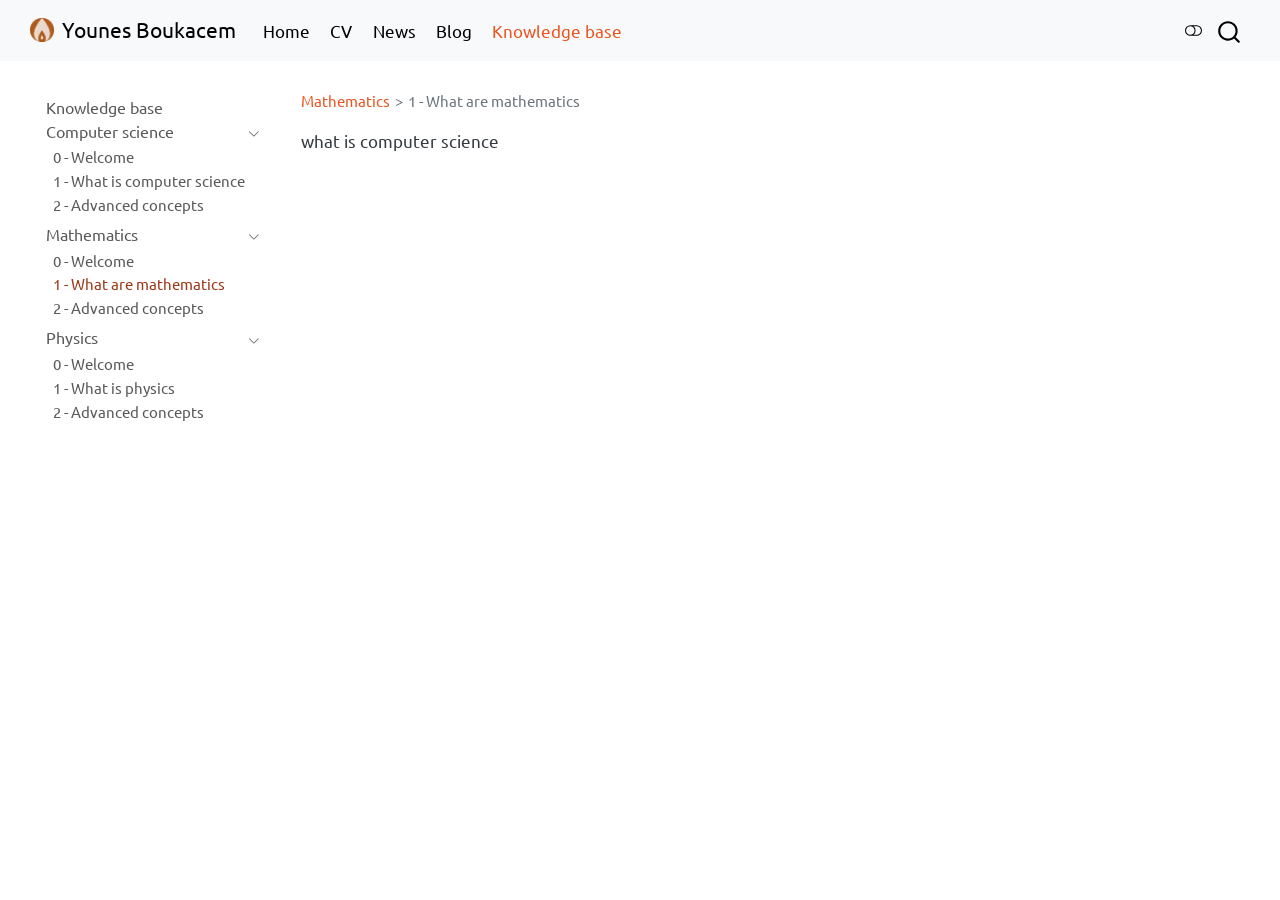
<file: docs/Knowledge base/Mathematics/1 - What are mathematics.html>
<!DOCTYPE html>
<html xmlns="http://www.w3.org/1999/xhtml" lang="en" xml:lang="en"><head>

<meta charset="utf-8">
<meta name="generator" content="quarto-1.11.9">

<meta name="viewport" content="width=device-width, initial-scale=1.0, user-scalable=yes">


<title>what-are-mathematics – Younes Boukacem</title>
<style>
/* Default styles provided by pandoc.
** See https://pandoc.org/MANUAL.html#variables-for-html for config info.
*/
span.smallcaps{font-variant: small-caps;}
div.columns{display: flex; gap: 1.5em;}
div.column{flex: auto;}
@media screen {
div.columns{gap: min(4vw, 1.5em);}
div.column{overflow-x: auto;}
}
div.hanging-indent{margin-left: 1.5em; text-indent: -1.5em;}
ul.task-list{list-style: none;}
ul.task-list li input[type="checkbox"] {
  width: 0.8em;
  margin: 0 0.8em 0.2em -1em; /* quarto-specific, see https://github.com/quarto-dev/quarto-cli/issues/4556 */ 
  vertical-align: middle;
}
</style>


<script src="../../site_libs/quarto-nav/quarto-nav.js"></script>
<script src="../../site_libs/clipboard/clipboard.min.js"></script>
<script src="../../site_libs/quarto-search/autocomplete.umd.js"></script>
<script src="../../site_libs/quarto-search/fuse.min.js"></script>
<script src="../../site_libs/quarto-search/quarto-search.js"></script>
<meta name="quarto:offset" content="../../">
<link href="../../artifacts/favicon.png" rel="icon" type="image/png">
<script src="../../site_libs/quarto-html/quarto.js" type="module"></script>
<script src="../../site_libs/quarto-html/tabsets/tabsets.js" type="module"></script>
<script src="../../site_libs/quarto-html/scrollable-regions/scrollable-regions.js" type="module"></script>
<script src="../../site_libs/quarto-html/popper.min.js"></script>
<script src="../../site_libs/quarto-html/tippy.umd.min.js"></script>
<script src="../../site_libs/quarto-html/anchor.min.js"></script>
<link href="../../site_libs/quarto-html/tippy.css" rel="stylesheet">
<link href="../../site_libs/quarto-html/quarto-syntax-highlighting-63b5708e65d6cd79cd7618c58d0c21e7.css" rel="stylesheet" class="quarto-color-scheme" id="quarto-text-highlighting-styles">
<link href="../../site_libs/quarto-html/quarto-syntax-highlighting-dark-447e42e69aaa9833c0ba1b986f430b20.css" rel="stylesheet" class="quarto-color-scheme quarto-color-alternate" id="quarto-text-highlighting-styles">
<link href="../../site_libs/quarto-html/quarto-syntax-highlighting-63b5708e65d6cd79cd7618c58d0c21e7.css" rel="stylesheet" class="quarto-color-scheme-extra" id="quarto-text-highlighting-styles">
<script src="../../site_libs/bootstrap/bootstrap.min.js"></script>
<link href="../../site_libs/bootstrap/bootstrap-icons.css" rel="stylesheet">
<link href="../../site_libs/bootstrap/bootstrap-77dfa5eb896560849ad962ed2a5f1f72.min.css" rel="stylesheet" append-hash="true" class="quarto-color-scheme" id="quarto-bootstrap" data-mode="light">
<link href="../../site_libs/bootstrap/bootstrap-dark-5c0184de43ae87bcc742ed62326c05dc.min.css" rel="stylesheet" append-hash="true" class="quarto-color-scheme quarto-color-alternate" id="quarto-bootstrap" data-mode="dark">
<link href="../../site_libs/bootstrap/bootstrap-77dfa5eb896560849ad962ed2a5f1f72.min.css" rel="stylesheet" append-hash="true" class="quarto-color-scheme-extra" id="quarto-bootstrap" data-mode="light">
<script id="quarto-search-options" type="application/json">{
  "location": "navbar",
  "copy-button": false,
  "collapse-after": 3,
  "panel-placement": "end",
  "type": "overlay",
  "limit": 50,
  "keyboard-shortcut": [
    "f",
    "/",
    "s"
  ],
  "show-item-context": false,
  "language": {
    "search-no-results-text": "No results",
    "search-matching-documents-text": "matching documents",
    "search-copy-link-title": "Copy link to search",
    "search-hide-matches-text": "Hide additional matches",
    "search-more-match-text": "more match in this document",
    "search-more-matches-text": "more matches in this document",
    "search-clear-button-title": "Clear",
    "search-text-placeholder": "",
    "search-detached-cancel-button-title": "Cancel",
    "search-submit-button-title": "Submit",
    "search-label": "Search"
  }
}</script>


<link rel="stylesheet" href="../../styles.css">
</head>

<body class="nav-sidebar floating nav-fixed quarto-light"><a id="quarto-skip-link" class="visually-hidden-focusable" href="#quarto-document-content">Skip to main content</a><script id="quarto-html-before-body" type="application/javascript">
    const toggleBodyColorMode = (bsSheetEl) => {
      const mode = bsSheetEl.getAttribute("data-mode");
      const bodyEl = window.document.querySelector("body");
      if (mode === "dark") {
        bodyEl.classList.add("quarto-dark");
        bodyEl.classList.remove("quarto-light");
      } else {
        bodyEl.classList.add("quarto-light");
        bodyEl.classList.remove("quarto-dark");
      }
    }
    const toggleBodyColorPrimary = () => {
      const bsSheetEl = window.document.querySelector("link#quarto-bootstrap:not([rel=disabled-stylesheet])");
      if (bsSheetEl) {
        toggleBodyColorMode(bsSheetEl);
      }
    }
    const setColorSchemeToggle = (alternate) => {
      const toggles = window.document.querySelectorAll('.quarto-color-scheme-toggle');
      for (let i=0; i < toggles.length; i++) {
        const toggle = toggles[i];
        if (toggle) {
          toggle.setAttribute("aria-checked", alternate ? "true" : "false");
          if (alternate) {
            toggle.classList.add("alternate");
          } else {
            toggle.classList.remove("alternate");
          }
        }
      }
    };
    const toggleColorMode = (alternate) => {
      // Switch the stylesheets
      const primaryStylesheets = window.document.querySelectorAll('link.quarto-color-scheme:not(.quarto-color-alternate)');
      const alternateStylesheets = window.document.querySelectorAll('link.quarto-color-scheme.quarto-color-alternate');
      manageTransitions('#quarto-margin-sidebar .nav-link', false);
      if (alternate) {
        // note: dark is layered on light, we don't disable primary!
        enableStylesheet(alternateStylesheets);
        for (const sheetNode of alternateStylesheets) {
          if (sheetNode.id === "quarto-bootstrap") {
            toggleBodyColorMode(sheetNode);
          }
        }
      } else {
        disableStylesheet(alternateStylesheets);
        enableStylesheet(primaryStylesheets)
        toggleBodyColorPrimary();
      }
      manageTransitions('#quarto-margin-sidebar .nav-link', true);
      // Switch the toggles
      setColorSchemeToggle(alternate)
    }
    // Hack to workaround the fact that safari doesn't
    // properly recolor the scrollbar when toggling (#1455).
    // Not run on load: stylesheets are set before first paint there, and
    // scrolling would undo the scroll to a URL fragment (#14973).
    // The one pixel nudge keeps the reader where they were.
    const refreshSafariScrollbar = () => {
      if (navigator.userAgent.indexOf('Safari') > 0 && navigator.userAgent.indexOf('Chrome') == -1) {
        manageTransitions("body", false);
        const scrollY = window.scrollY;
        window.scrollTo(0, scrollY > 0 ? scrollY - 1 : 1);
        setTimeout(() => {
          window.scrollTo(0, scrollY);
          manageTransitions("body", true);
        }, 40);
      }
    }
    const disableStylesheet = (stylesheets) => {
      for (let i=0; i < stylesheets.length; i++) {
        const stylesheet = stylesheets[i];
        stylesheet.rel = 'disabled-stylesheet';
      }
    }
    const enableStylesheet = (stylesheets) => {
      for (let i=0; i < stylesheets.length; i++) {
        const stylesheet = stylesheets[i];
        if(stylesheet.rel !== 'stylesheet') { // for Chrome, which will still FOUC without this check
          stylesheet.rel = 'stylesheet';
        }
      }
    }
    const manageTransitions = (selector, allowTransitions) => {
      const els = window.document.querySelectorAll(selector);
      for (let i=0; i < els.length; i++) {
        const el = els[i];
        if (allowTransitions) {
          el.classList.remove('notransition');
        } else {
          el.classList.add('notransition');
        }
      }
    }
    const isFileUrl = () => {
      return window.location.protocol === 'file:';
    }
    const hasAlternateSentinel = () => {
      let styleSentinel = getColorSchemeSentinel();
      if (styleSentinel !== null) {
        return styleSentinel === "alternate";
      } else {
        return false;
      }
    }
    const setStyleSentinel = (alternate) => {
      const value = alternate ? "alternate" : "default";
      if (!isFileUrl()) {
        window.localStorage.setItem("quarto-color-scheme", value);
      } else {
        localAlternateSentinel = value;
      }
    }
    const getColorSchemeSentinel = () => {
      if (!isFileUrl()) {
        const storageValue = window.localStorage.getItem("quarto-color-scheme");
        return storageValue != null ? storageValue : localAlternateSentinel;
      } else {
        return localAlternateSentinel;
      }
    }
    const toggleGiscusIfUsed = (isAlternate, darkModeDefault) => {
      const baseTheme = document.querySelector('#giscus-base-theme')?.value ?? 'light';
      const alternateTheme = document.querySelector('#giscus-alt-theme')?.value ?? 'dark';
      let newTheme = '';
      if(authorPrefersDark) {
        newTheme = isAlternate ? baseTheme : alternateTheme;
      } else {
        newTheme = isAlternate ? alternateTheme : baseTheme;
      }
      const changeGiscusTheme = () => {
        // From: https://github.com/giscus/giscus/issues/336
        const sendMessage = (message) => {
          const iframe = document.querySelector('iframe.giscus-frame');
          if (!iframe) return;
          iframe.contentWindow.postMessage({ giscus: message }, 'https://giscus.app');
        }
        sendMessage({
          setConfig: {
            theme: newTheme
          }
        });
      }
      const isGiscussLoaded = window.document.querySelector('iframe.giscus-frame') !== null;
      if (isGiscussLoaded) {
        changeGiscusTheme();
      }
    };
    const authorPrefersDark = false;
    const darkModeDefault = authorPrefersDark;
      document.querySelector('link#quarto-text-highlighting-styles.quarto-color-scheme-extra').rel = 'disabled-stylesheet';
      document.querySelector('link#quarto-bootstrap.quarto-color-scheme-extra').rel = 'disabled-stylesheet';
    let localAlternateSentinel = darkModeDefault ? 'alternate' : 'default';
    // Dark / light mode switch
    window.quartoToggleColorScheme = () => {
      // Read the current dark / light value
      let toAlternate = !hasAlternateSentinel();
      toggleColorMode(toAlternate);
      refreshSafariScrollbar();
      setStyleSentinel(toAlternate);
      toggleGiscusIfUsed(toAlternate, darkModeDefault);
      window.dispatchEvent(new Event('resize'));
    };
    // Switch to dark mode if need be
    if (hasAlternateSentinel()) {
      toggleColorMode(true);
    } else {
      toggleColorMode(false);
    }
  </script>

<div id="quarto-search-results"></div>
  <header id="quarto-header" class="headroom fixed-top">
    <nav class="navbar navbar-expand-lg " data-bs-theme="dark" aria-label="Site">
      <div class="navbar-container container-fluid">
      <div class="navbar-brand-container mx-auto">
    <a href="../../index.html" class="navbar-brand navbar-brand-logo">
    <img src="../../artifacts/favicon.png" alt="" class="navbar-logo light-content">
    <img src="../../artifacts/favicon.png" alt="" class="navbar-logo dark-content">
    </a>
    <a class="navbar-brand" href="../../index.html">
    <span class="navbar-title">Younes Boukacem</span>
    </a>
  </div>
          <button class="navbar-toggler" type="button" data-bs-toggle="collapse" data-bs-target="#navbarCollapse" aria-controls="navbarCollapse" aria-expanded="false" aria-label="Toggle navigation" onclick="if (window.quartoToggleHeadroom) { window.quartoToggleHeadroom(); }">
  <span class="navbar-toggler-icon"></span>
</button>
          <div class="collapse navbar-collapse" id="navbarCollapse">
            <ul class="navbar-nav navbar-nav-scroll me-auto">
  <li class="nav-item">
    <a class="nav-link" href="../../index.html"> 
<span class="menu-text">Home</span></a>
  </li>  
  <li class="nav-item">
    <a class="nav-link" href="../../cv.html"> 
<span class="menu-text">CV</span></a>
  </li>  
  <li class="nav-item">
    <a class="nav-link" href="../../news.html"> 
<span class="menu-text">News</span></a>
  </li>  
  <li class="nav-item">
    <a class="nav-link" href="../../blog.html"> 
<span class="menu-text">Blog</span></a>
  </li>  
  <li class="nav-item">
    <a class="nav-link active" href="../../Knowledge base/Knowledge base.html" aria-current="page"> 
<span class="menu-text">Knowledge base</span></a>
  </li>  
</ul>
          </div> <!-- /navcollapse -->
            <div class="quarto-navbar-tools">
  <button type="button" role="switch" aria-checked="false" class="quarto-color-scheme-toggle quarto-navigation-tool  px-1" onclick="window.quartoToggleColorScheme(); return false;" title="Toggle dark mode" aria-label="Toggle dark mode"><i class="bi"></i></button>
</div>
            <div id="quarto-search" class="" title="Search"></div>
      </div> <!-- /container-fluid -->
    </nav>
  <nav class="quarto-secondary-nav" aria-label="Toolbar">
    <div class="container-fluid d-flex">
      <button type="button" class="quarto-btn-toggle btn" data-bs-toggle="collapse" role="button" data-bs-target=".quarto-sidebar-collapse-item" aria-controls="quarto-sidebar" aria-expanded="false" aria-label="Toggle sidebar navigation" onclick="if (window.quartoToggleHeadroom) { window.quartoToggleHeadroom(); }">
        <i class="bi bi-layout-text-sidebar-reverse"></i>
      </button>
        <nav class="quarto-page-breadcrumbs" aria-label="Breadcrumbs"><ol class="breadcrumb"><li class="breadcrumb-item"><a href="../../Knowledge base/Mathematics/0 - Welcome.html">Mathematics</a></li><li class="breadcrumb-item"><a href="../../Knowledge base/Mathematics/1 - What are mathematics.html">1 - What are mathematics</a></li></ol></nav>
        <a class="flex-grow-1" data-bs-toggle="collapse" data-bs-target=".quarto-sidebar-collapse-item" onclick="if (window.quartoToggleHeadroom) { window.quartoToggleHeadroom(); }">      
        </a>
    </div>
  </nav>
</header>
<!-- content -->
<div id="quarto-content" class="quarto-container page-columns page-rows-contents page-layout-article page-navbar">
<!-- sidebar -->
  <nav id="quarto-sidebar" class="sidebar collapse collapse-horizontal quarto-sidebar-collapse-item sidebar-navigation floating overflow-auto" aria-label="Section">
    <div class="sidebar-menu-container"> 
    <ul class="list-unstyled mt-1">
        <li class="sidebar-item">
  <div class="sidebar-item-container"> 
  <a href="../../Knowledge base/Knowledge base.html" class="sidebar-item-text sidebar-link">
 <span class="menu-text">Knowledge base</span></a>
  </div>
</li>
        <li class="sidebar-item sidebar-item-section">
      <div class="sidebar-item-container"> 
            <button type="button" class="sidebar-item-text sidebar-item-toggle sidebar-link text-start" data-bs-toggle="collapse" data-bs-target="#quarto-sidebar-section-1" aria-controls="quarto-sidebar-section-1" aria-expanded="true">
 <span class="menu-text" id="quarto-sidebar-section-1-label">Computer science</span><i class="bi bi-chevron-right" aria-hidden="true"></i></button>
      </div>
      <ul id="quarto-sidebar-section-1" aria-labelledby="quarto-sidebar-section-1-label" class="collapse list-unstyled sidebar-section depth1 show">  
          <li class="sidebar-item">
  <div class="sidebar-item-container"> 
  <a href="../../Knowledge base/Computer science/0 - Welcome.html" class="sidebar-item-text sidebar-link">
 <span class="menu-text">0 - Welcome</span></a>
  </div>
</li>
          <li class="sidebar-item">
  <div class="sidebar-item-container"> 
  <a href="../../Knowledge base/Computer science/1 - What is computer science.html" class="sidebar-item-text sidebar-link">
 <span class="menu-text">1 - What is computer science</span></a>
  </div>
</li>
          <li class="sidebar-item">
  <div class="sidebar-item-container"> 
  <a href="../../Knowledge base/Computer science/2 - Advanced concepts.html" class="sidebar-item-text sidebar-link">
 <span class="menu-text">2 - Advanced concepts</span></a>
  </div>
</li>
      </ul>
  </li>
        <li class="sidebar-item sidebar-item-section">
      <div class="sidebar-item-container"> 
            <button type="button" class="sidebar-item-text sidebar-item-toggle sidebar-link text-start" data-bs-toggle="collapse" data-bs-target="#quarto-sidebar-section-2" aria-controls="quarto-sidebar-section-2" aria-expanded="true">
 <span class="menu-text" id="quarto-sidebar-section-2-label">Mathematics</span><i class="bi bi-chevron-right" aria-hidden="true"></i></button>
      </div>
      <ul id="quarto-sidebar-section-2" aria-labelledby="quarto-sidebar-section-2-label" class="collapse list-unstyled sidebar-section depth1 show">  
          <li class="sidebar-item">
  <div class="sidebar-item-container"> 
  <a href="../../Knowledge base/Mathematics/0 - Welcome.html" class="sidebar-item-text sidebar-link">
 <span class="menu-text">0 - Welcome</span></a>
  </div>
</li>
          <li class="sidebar-item">
  <div class="sidebar-item-container"> 
  <a href="../../Knowledge base/Mathematics/1 - What are mathematics.html" class="sidebar-item-text sidebar-link active">
 <span class="menu-text">1 - What are mathematics</span></a>
  </div>
</li>
          <li class="sidebar-item">
  <div class="sidebar-item-container"> 
  <a href="../../Knowledge base/Mathematics/2 - Advanced concepts.html" class="sidebar-item-text sidebar-link">
 <span class="menu-text">2 - Advanced concepts</span></a>
  </div>
</li>
      </ul>
  </li>
        <li class="sidebar-item sidebar-item-section">
      <div class="sidebar-item-container"> 
            <button type="button" class="sidebar-item-text sidebar-item-toggle sidebar-link text-start" data-bs-toggle="collapse" data-bs-target="#quarto-sidebar-section-3" aria-controls="quarto-sidebar-section-3" aria-expanded="true">
 <span class="menu-text" id="quarto-sidebar-section-3-label">Physics</span><i class="bi bi-chevron-right" aria-hidden="true"></i></button>
      </div>
      <ul id="quarto-sidebar-section-3" aria-labelledby="quarto-sidebar-section-3-label" class="collapse list-unstyled sidebar-section depth1 show">  
          <li class="sidebar-item">
  <div class="sidebar-item-container"> 
  <a href="../../Knowledge base/Physics/0 - Welcome.html" class="sidebar-item-text sidebar-link">
 <span class="menu-text">0 - Welcome</span></a>
  </div>
</li>
          <li class="sidebar-item">
  <div class="sidebar-item-container"> 
  <a href="../../Knowledge base/Physics/1 - What is physics.html" class="sidebar-item-text sidebar-link">
 <span class="menu-text">1 - What is physics</span></a>
  </div>
</li>
          <li class="sidebar-item">
  <div class="sidebar-item-container"> 
  <a href="../../Knowledge base/Physics/2 - Advanced concepts.html" class="sidebar-item-text sidebar-link">
 <span class="menu-text">2 - Advanced concepts</span></a>
  </div>
</li>
      </ul>
  </li>
    </ul>
    </div>
</nav>
<div id="quarto-sidebar-glass" class="quarto-sidebar-collapse-item" data-bs-toggle="collapse" data-bs-target=".quarto-sidebar-collapse-item"></div>
<!-- margin-sidebar -->
    <div id="quarto-margin-sidebar" class="sidebar margin-sidebar zindex-bottom">
        
    </div>
<!-- main -->
<main class="content" id="quarto-document-content" tabindex="-1"><header id="title-block-header" class="quarto-title-block"><nav class="quarto-page-breadcrumbs quarto-title-breadcrumbs d-none d-lg-block" aria-label="Breadcrumbs"><ol class="breadcrumb"><li class="breadcrumb-item"><a href="../../Knowledge base/Mathematics/0 - Welcome.html">Mathematics</a></li><li class="breadcrumb-item"><a href="../../Knowledge base/Mathematics/1 - What are mathematics.html">1 - What are mathematics</a></li></ol></nav></header>





<p>what is computer science</p>



</main> <!-- /main -->
<script id="quarto-html-after-body" type="application/javascript">
  window.document.addEventListener("DOMContentLoaded", function (event) {
    // Ensure there is a toggle, if there isn't float one in the top right
    if (window.document.querySelector('.quarto-color-scheme-toggle') === null) {
      const toggle = window.document.createElement('button');
      toggle.type = "button";
      toggle.setAttribute("role", "switch");
      toggle.setAttribute("aria-checked", "false");
      toggle.classList.add('top-right');
      toggle.classList.add('quarto-color-scheme-toggle');
      toggle.setAttribute("aria-label", "Toggle dark mode");
      toggle.onclick = function() { try { window.quartoToggleColorScheme(); } catch {} return false; };
      const i = window.document.createElement("i");
      i.classList.add('bi');
      toggle.appendChild(i);
      // Put the toggle in a landmark of its own, so that landmark navigation
      // can reach it.
      //
      // The container is always a fresh direct child of body, and the toggle is
      // never moved into page furniture that the theme or the author controls.
      // The toggle is positioned against the page, so any ancestor that
      // establishes a containing block captures it: a positioned element or a
      // grid for position: absolute, and transform, filter, will-change or
      // contain for position: fixed. A direct child of body has none of these
      // to inherit, and the shift when one appears is silent and visual.
      //
      // ARIA says a document should have at most one banner, and axe reports a
      // duplicate whether or not the banners carry distinct labels. So use a
      // header when the page has no banner yet, and a named region otherwise.
      //
      // A header is a banner wherever it sits, unless it is inside sectioning
      // content, so this cannot just look at the children of body: a custom
      // page layout wraps the title block header in a plain div. An explicit
      // role="banner" always counts.
      const sectioning = 'article, aside, main, nav, section, [role="article"], [role="complementary"], [role="main"], [role="navigation"], [role="region"]';
      const hasBanner = Array.from(
        window.document.querySelectorAll('header:not([role]), [role="banner"]')
      ).some(function(el) {
        return el.hasAttribute("role") || el.closest(sectioning) === null;
      });
      const container = window.document.createElement(hasBanner ? "div" : "header");
      if (hasBanner) {
        container.setAttribute("role", "region");
        container.setAttribute("aria-label", "Toggle dark mode");
      }
      container.classList.add('quarto-color-scheme-toggle-container');
      container.appendChild(toggle);
      window.document.body.appendChild(container);
    }
    setColorSchemeToggle(hasAlternateSentinel())
    const icon = "";
    const anchorJS = new window.AnchorJS();
    anchorJS.options = {
      placement: 'right',
      icon: icon
    };
    anchorJS.add('.anchored');
    const isCodeAnnotation = (el) => {
      for (const clz of el.classList) {
        if (clz.startsWith('code-annotation-')) {                     
          return true;
        }
      }
      return false;
    }
    const onCopySuccess = function(e) {
      // button target
      const button = e.trigger;
      // don't keep focus
      button.blur();
      // flash "checked"
      button.classList.add('code-copy-button-checked');
      var currentTitle = button.getAttribute("title");
      button.setAttribute("title", "Copied!");
      let tooltip;
      if (window.bootstrap) {
        button.setAttribute("data-bs-toggle", "tooltip");
        button.setAttribute("data-bs-placement", "left");
        button.setAttribute("data-bs-title", "Copied!");
        tooltip = new bootstrap.Tooltip(button, 
          { trigger: "manual", 
            customClass: "code-copy-button-tooltip",
            offset: [0, -8]});
        tooltip.show();    
      }
      setTimeout(function() {
        if (tooltip) {
          tooltip.hide();
          button.removeAttribute("data-bs-title");
          button.removeAttribute("data-bs-toggle");
          button.removeAttribute("data-bs-placement");
        }
        button.setAttribute("title", currentTitle);
        button.classList.remove('code-copy-button-checked');
      }, 1000);
      // clear code selection
      e.clearSelection();
    }
    const getTextToCopy = function(trigger) {
      const outerScaffold = trigger.parentElement.cloneNode(true);
      const codeEl = outerScaffold.querySelector('code');
      for (const childEl of codeEl.children) {
        if (isCodeAnnotation(childEl)) {
          childEl.remove();
        }
      }
      return codeEl.innerText;
    }
    const clipboard = new window.ClipboardJS('.code-copy-button:not([data-in-quarto-modal])', {
      text: getTextToCopy
    });
    clipboard.on('success', onCopySuccess);
    if (window.document.getElementById('quarto-embedded-source-code-modal')) {
      const clipboardModal = new window.ClipboardJS('.code-copy-button[data-in-quarto-modal]', {
        text: getTextToCopy,
        container: window.document.getElementById('quarto-embedded-source-code-modal')
      });
      clipboardModal.on('success', onCopySuccess);
    }
      var localhostRegex = new RegExp(/^(?:http|https):\/\/localhost\:?[0-9]*\//);
      var mailtoRegex = new RegExp(/^mailto:/);
        var filterRegex = new RegExp('/' + window.location.host + '/');
      var isInternal = (href) => {
          return filterRegex.test(href) || localhostRegex.test(href) || mailtoRegex.test(href);
      }
      // Inspect non-navigation links and adorn them if external
      window.quartoDecorateExternalLinks = function (root) {
     var links = (root || window.document).querySelectorAll('a[href]:not(.nav-link):not(.navbar-brand):not(.toc-action):not(.sidebar-link):not(.sidebar-item-toggle):not(.pagination-link):not(.no-external):not([aria-hidden]):not(.dropdown-item):not(.quarto-navigation-tool):not(.about-link)');
      for (var i=0; i<links.length; i++) {
        const link = links[i];
        if (!isInternal(link.href)) {
          // undo the damage that might have been done by quarto-nav.js in the case of
          // links that we want to consider external
          if (link.dataset.originalHref !== undefined) {
            link.href = link.dataset.originalHref;
          }
          if (!link.classList.contains('no-external-icon')) {
          }
        }
      }
      };
      window.quartoDecorateExternalLinks(window.document);
    // Esc closes the popup (WCAG 1.4.13) and focus leaving both trigger and
    // popup closes it (WCAG 2.4.11); tippy handles neither for interactive popups.
    const hideOnEscAndFocusOut = {
      name: 'hideOnEscAndFocusOut',
      defaultValue: true,
      fn(instance) {
        const dismiss = () => {
          // A show scheduled by the trigger delay would otherwise reopen it
          instance.clearDelayTimeouts();
          instance.hide();
        };
        const onKeyDown = (event) => {
          if (event.key !== 'Escape') {
            return;
          }
          // Keep Esc from also reaching page handlers (e.g. reveal.js overview),
          // except an open reveal.js slide menu, which Esc should close too.
          // The menu handles keys only when its keyboard option is on.
          const menuHandlesEsc = window.Reveal?.getPlugin?.('menu')?.isOpen() &&
            window.Reveal.getConfig().menu?.keyboard !== false;
          if (!menuHandlesEsc) {
            event.stopPropagation();
          }
          if (instance.popper.contains(window.document.activeElement)) {
            // Disabled while refocusing so the focus trigger does not reopen it
            instance.disable();
            instance.reference.focus();
            instance.enable();
          }
          dismiss();
        };
        const onFocusOut = (event) => {
          const target = event.relatedTarget;
          if (target && !instance.reference.contains(target) &&
              !instance.popper.contains(target)) {
            dismiss();
          }
        };
        // On the trigger too: a click trigger (code-annotations: select) has no
        // blur handling. Attached for the instance's lifetime so leaving the
        // trigger also cancels a show still pending on the trigger delay.
        instance.reference.addEventListener('focusout', onFocusOut);
        return {
          onShow() {
            window.document.addEventListener('keydown', onKeyDown, true);
            instance.popper.addEventListener('focusout', onFocusOut);
          },
          onHide() {
            window.document.removeEventListener('keydown', onKeyDown, true);
            instance.popper.removeEventListener('focusout', onFocusOut);
          },
          onDestroy() {
            instance.reference.removeEventListener('focusout', onFocusOut);
          },
        };
      },
    };
    function tippyHover(el, contentFn, onTriggerFn, onUntriggerFn) {
      const config = {
        allowHTML: true,
        maxWidth: 500,
        delay: 100,
        arrow: false,
        appendTo: function(el) {
            return el.parentElement;
        },
        interactive: true,
        interactiveBorder: 10,
        theme: 'quarto',
        placement: 'bottom-start',
        plugins: [hideOnEscAndFocusOut],
      };
      if (contentFn) {
        config.content = contentFn;
      }
      if (onTriggerFn) {
        config.onTrigger = onTriggerFn;
      }
      if (onUntriggerFn) {
        config.onUntrigger = onUntriggerFn;
      }
      window.tippy(el, config); 
    }
    const noterefs = window.document.querySelectorAll('a[role="doc-noteref"]');
    for (var i=0; i<noterefs.length; i++) {
      const ref = noterefs[i];
      tippyHover(ref, function() {
        // use id or data attribute instead here
        let href = ref.getAttribute('data-footnote-href') || ref.getAttribute('href');
        try { href = new URL(href).hash; } catch {}
        const id = href.replace(/^#\/?/, "");
        const note = window.document.getElementById(id);
        if (note) {
          return note.innerHTML;
        } else {
          return "";
        }
      });
    }
    const xrefs = window.document.querySelectorAll('a.quarto-xref');
    const processXRef = (id, note) => {
      // Strip column container classes
      const stripColumnClz = (el) => {
        el.classList.remove("page-full", "page-columns");
        if (el.children) {
          for (const child of el.children) {
            stripColumnClz(child);
          }
        }
      }
      stripColumnClz(note)
      if (id === null || id.startsWith('sec-')) {
        // Special case sections, only their first couple elements
        const container = document.createElement("div");
        if (note.children && note.children.length > 2) {
          container.appendChild(note.children[0].cloneNode(true));
          for (let i = 1; i < note.children.length; i++) {
            const child = note.children[i];
            if (child.tagName === "P" && child.innerText === "") {
              continue;
            } else {
              container.appendChild(child.cloneNode(true));
              break;
            }
          }
          if (window.Quarto?.typesetMath) {
            window.Quarto.typesetMath(container);
          }
          return container.innerHTML
        } else {
          if (window.Quarto?.typesetMath) {
            window.Quarto.typesetMath(note);
          }
          return note.innerHTML;
        }
      } else {
        // Remove any anchor links if they are present
        const anchorLink = note.querySelector('a.anchorjs-link');
        if (anchorLink) {
          anchorLink.remove();
        }
        if (window.Quarto?.typesetMath) {
          window.Quarto.typesetMath(note);
        }
        if (note.classList.contains("callout")) {
          return note.outerHTML;
        } else {
          return note.innerHTML;
        }
      }
    }
    for (var i=0; i<xrefs.length; i++) {
      const xref = xrefs[i];
      tippyHover(xref, undefined, function(instance) {
        instance.disable();
        let url = xref.getAttribute('href');
        let hash = undefined; 
        if (url.startsWith('#')) {
          hash = url;
        } else {
          try { hash = new URL(url).hash; } catch {}
        }
        if (hash) {
          const id = hash.replace(/^#\/?/, "");
          const note = window.document.getElementById(id);
          if (note !== null) {
            try {
              const html = processXRef(id, note.cloneNode(true));
              instance.setContent(html);
            } finally {
              instance.enable();
              instance.show();
            }
          } else {
            // See if we can fetch this
            fetch(url.split('#')[0])
            .then(res => res.text())
            .then(html => {
              const parser = new DOMParser();
              const htmlDoc = parser.parseFromString(html, "text/html");
              const note = htmlDoc.getElementById(id);
              if (note !== null) {
                const html = processXRef(id, note);
                instance.setContent(html);
              } 
            }).finally(() => {
              instance.enable();
              instance.show();
            });
          }
        } else {
          // See if we can fetch a full url (with no hash to target)
          // This is a special case and we should probably do some content thinning / targeting
          fetch(url)
          .then(res => res.text())
          .then(html => {
            const parser = new DOMParser();
            const htmlDoc = parser.parseFromString(html, "text/html");
            const note = htmlDoc.querySelector('main.content');
            if (note !== null) {
              // This should only happen for chapter cross references
              // (since there is no id in the URL)
              // remove the first header
              if (note.children.length > 0 && note.children[0].tagName === "HEADER") {
                note.children[0].remove();
              }
              const html = processXRef(null, note);
              instance.setContent(html);
            } 
          }).finally(() => {
            instance.enable();
            instance.show();
          });
        }
      }, function(instance) {
      });
    }
        let selectedAnnoteEl;
        const selectorForAnnotation = ( cell, annotation) => {
          let cellAttr = 'data-code-cell="' + cell + '"';
          let lineAttr = 'data-code-annotation="' +  annotation + '"';
          const selector = 'span[' + cellAttr + '][' + lineAttr + ']';
          return selector;
        }
        const selectCodeLines = (annoteEl) => {
          const doc = window.document;
          const targetCell = annoteEl.getAttribute("data-target-cell");
          const targetAnnotation = annoteEl.getAttribute("data-target-annotation");
          const annoteSpan = window.document.querySelector(selectorForAnnotation(targetCell, targetAnnotation));
          const lines = annoteSpan.getAttribute("data-code-lines").split(",");
          const lineIds = lines.map((line) => {
            return targetCell + "-" + line;
          })
          // Each band is positioned against its own containing block, which is
          // not the offsetParent of the lines, so place it from client rects.
          const placeBand = (band, firstEl, lastEl, codeBlock) => {
            const container = band.offsetParent;
            if (container === null) {
              return;
            }
            const containerRect = container.getBoundingClientRect();
            // Reveal.js scales slides with a transform, so convert client
            // pixels back to the CSS pixels of the container.
            const scale = containerRect.height / container.offsetHeight || 1;
            const firstRect = firstEl.getBoundingClientRect();
            const lastRect = lastEl.getBoundingClientRect();
            const top = (firstRect.top - containerRect.top) / scale - container.clientTop + container.scrollTop;
            const height = (lastRect.bottom - firstRect.top) / scale;
            band.style.top = top - 2 + "px";
            band.style.height = height + 4 + "px";
            if (codeBlock) {
              // Without the copy button wrapper, the containing block is wider
              // than the code block, so span the code block explicitly.
              const blockRect = codeBlock.getBoundingClientRect();
              band.style.left = (blockRect.left - containerRect.left) / scale - container.clientLeft + container.scrollLeft + "px";
              band.style.width = blockRect.width / scale + "px";
            }
          };
          if (lineIds.length > 0) {
            const el = window.document.getElementById(lineIds[0]);
            const lastEl = window.document.getElementById(lineIds[lineIds.length - 1]);
            const parent = el.parentElement.parentElement;
            // cook up a div (if necessary) and position it
            let div = window.document.getElementById("code-annotation-line-highlight");
            if (div === null) {
              div = window.document.createElement("div");
              div.setAttribute("id", "code-annotation-line-highlight");
              div.style.position = 'absolute';
              parent.appendChild(div);
            }
            placeBand(div, el, lastEl, parent.closest("div.sourceCode") || parent);
            let gutterDiv = window.document.getElementById("code-annotation-line-highlight-gutter");
            if (gutterDiv === null) {
              gutterDiv = window.document.createElement("div");
              gutterDiv.setAttribute("id", "code-annotation-line-highlight-gutter");
              gutterDiv.style.position = 'absolute';
              const codeCell = window.document.getElementById(targetCell);
              const gutter = codeCell.querySelector('.code-annotation-gutter');
              gutter.appendChild(gutterDiv);
            }
            placeBand(gutterDiv, el, lastEl);
            selectedAnnoteEl = annoteEl;
          }
        };
        const unselectCodeLines = () => {
          const elementsIds = ["code-annotation-line-highlight", "code-annotation-line-highlight-gutter"];
          elementsIds.forEach((elId) => {
            const div = window.document.getElementById(elId);
            if (div) {
              div.remove();
            }
          });
          selectedAnnoteEl = undefined;
        };
          // Handle positioning of the toggle
      window.addEventListener(
        "resize",
        throttle(() => {
          elRect = undefined;
          if (selectedAnnoteEl) {
            selectCodeLines(selectedAnnoteEl);
          }
        }, 10)
      );
      function throttle(fn, ms) {
      let throttle = false;
      let timer;
        return (...args) => {
          if(!throttle) { // first call gets through
              fn.apply(this, args);
              throttle = true;
          } else { // all the others get throttled
              if(timer) clearTimeout(timer); // cancel #2
              timer = setTimeout(() => {
                fn.apply(this, args);
                timer = throttle = false;
              }, ms);
          }
        };
      }
        // Attach click handler to the DT
        const annoteDls = window.document.querySelectorAll('dt[data-target-cell]');
        for (const annoteDlNode of annoteDls) {
          annoteDlNode.addEventListener('click', (event) => {
            const clickedEl = event.target;
            if (clickedEl !== selectedAnnoteEl) {
              unselectCodeLines();
              const activeEl = window.document.querySelector('dt[data-target-cell].code-annotation-active');
              if (activeEl) {
                activeEl.classList.remove('code-annotation-active');
              }
              selectCodeLines(clickedEl);
              clickedEl.classList.add('code-annotation-active');
            } else {
              // Unselect the line
              unselectCodeLines();
              clickedEl.classList.remove('code-annotation-active');
            }
          });
        }
    const findCites = (el) => {
      const parentEl = el.parentElement;
      if (parentEl) {
        const cites = parentEl.dataset.cites;
        if (cites) {
          return {
            el,
            cites: cites.split(' ')
          };
        } else {
          return findCites(el.parentElement)
        }
      } else {
        return undefined;
      }
    };
    var bibliorefs = window.document.querySelectorAll('a[role="doc-biblioref"]');
    for (var i=0; i<bibliorefs.length; i++) {
      const ref = bibliorefs[i];
      const citeInfo = findCites(ref);
      if (citeInfo) {
        tippyHover(citeInfo.el, function() {
          var popup = window.document.createElement('div');
          citeInfo.cites.forEach(function(cite) {
            var citeDiv = window.document.createElement('div');
            citeDiv.classList.add('hanging-indent');
            citeDiv.classList.add('csl-entry');
            var biblioDiv = window.document.getElementById('ref-' + cite);
            if (biblioDiv) {
              citeDiv.innerHTML = biblioDiv.innerHTML;
            }
            popup.appendChild(citeDiv);
          });
          return popup.innerHTML;
        });
      }
    }
  });
  </script>
  <script type="application/javascript">
  window.quartoScrollableRegionsLabels = {"code":"Scrollable code","output":"Scrollable output"};
  </script>
</div> <!-- /content -->




</body></html>
</file>
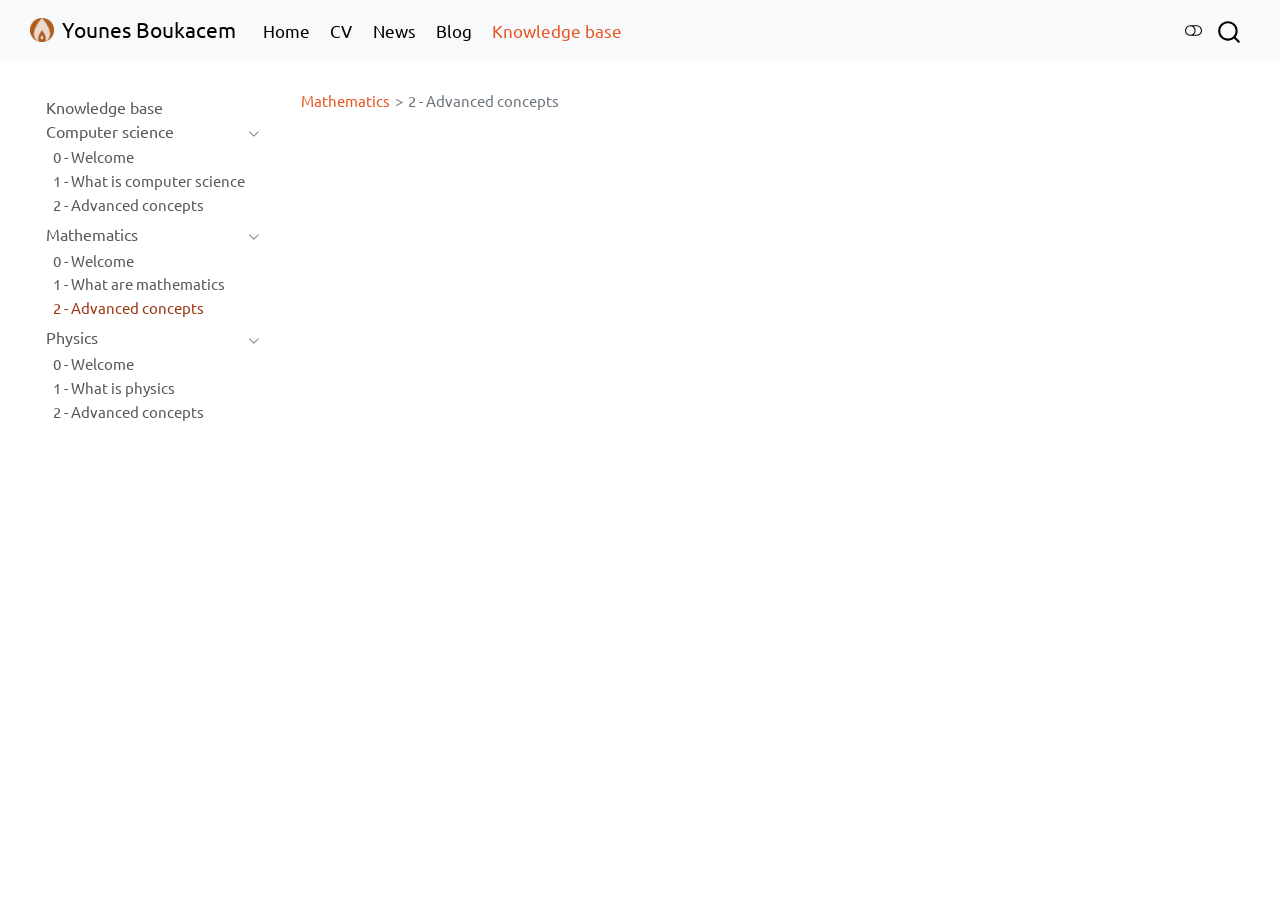
<file: docs/Knowledge base/Mathematics/2 - Advanced concepts.html>
<!DOCTYPE html>
<html xmlns="http://www.w3.org/1999/xhtml" lang="en" xml:lang="en"><head>

<meta charset="utf-8">
<meta name="generator" content="quarto-1.11.9">

<meta name="viewport" content="width=device-width, initial-scale=1.0, user-scalable=yes">


<title>advanced-concepts – Younes Boukacem</title>
<style>
/* Default styles provided by pandoc.
** See https://pandoc.org/MANUAL.html#variables-for-html for config info.
*/
span.smallcaps{font-variant: small-caps;}
div.columns{display: flex; gap: 1.5em;}
div.column{flex: auto;}
@media screen {
div.columns{gap: min(4vw, 1.5em);}
div.column{overflow-x: auto;}
}
div.hanging-indent{margin-left: 1.5em; text-indent: -1.5em;}
ul.task-list{list-style: none;}
ul.task-list li input[type="checkbox"] {
  width: 0.8em;
  margin: 0 0.8em 0.2em -1em; /* quarto-specific, see https://github.com/quarto-dev/quarto-cli/issues/4556 */ 
  vertical-align: middle;
}
</style>


<script src="../../site_libs/quarto-nav/quarto-nav.js"></script>
<script src="../../site_libs/clipboard/clipboard.min.js"></script>
<script src="../../site_libs/quarto-search/autocomplete.umd.js"></script>
<script src="../../site_libs/quarto-search/fuse.min.js"></script>
<script src="../../site_libs/quarto-search/quarto-search.js"></script>
<meta name="quarto:offset" content="../../">
<link href="../../artifacts/favicon.png" rel="icon" type="image/png">
<script src="../../site_libs/quarto-html/quarto.js" type="module"></script>
<script src="../../site_libs/quarto-html/tabsets/tabsets.js" type="module"></script>
<script src="../../site_libs/quarto-html/scrollable-regions/scrollable-regions.js" type="module"></script>
<script src="../../site_libs/quarto-html/popper.min.js"></script>
<script src="../../site_libs/quarto-html/tippy.umd.min.js"></script>
<script src="../../site_libs/quarto-html/anchor.min.js"></script>
<link href="../../site_libs/quarto-html/tippy.css" rel="stylesheet">
<link href="../../site_libs/quarto-html/quarto-syntax-highlighting-63b5708e65d6cd79cd7618c58d0c21e7.css" rel="stylesheet" class="quarto-color-scheme" id="quarto-text-highlighting-styles">
<link href="../../site_libs/quarto-html/quarto-syntax-highlighting-dark-447e42e69aaa9833c0ba1b986f430b20.css" rel="stylesheet" class="quarto-color-scheme quarto-color-alternate" id="quarto-text-highlighting-styles">
<link href="../../site_libs/quarto-html/quarto-syntax-highlighting-63b5708e65d6cd79cd7618c58d0c21e7.css" rel="stylesheet" class="quarto-color-scheme-extra" id="quarto-text-highlighting-styles">
<script src="../../site_libs/bootstrap/bootstrap.min.js"></script>
<link href="../../site_libs/bootstrap/bootstrap-icons.css" rel="stylesheet">
<link href="../../site_libs/bootstrap/bootstrap-77dfa5eb896560849ad962ed2a5f1f72.min.css" rel="stylesheet" append-hash="true" class="quarto-color-scheme" id="quarto-bootstrap" data-mode="light">
<link href="../../site_libs/bootstrap/bootstrap-dark-5c0184de43ae87bcc742ed62326c05dc.min.css" rel="stylesheet" append-hash="true" class="quarto-color-scheme quarto-color-alternate" id="quarto-bootstrap" data-mode="dark">
<link href="../../site_libs/bootstrap/bootstrap-77dfa5eb896560849ad962ed2a5f1f72.min.css" rel="stylesheet" append-hash="true" class="quarto-color-scheme-extra" id="quarto-bootstrap" data-mode="light">
<script id="quarto-search-options" type="application/json">{
  "location": "navbar",
  "copy-button": false,
  "collapse-after": 3,
  "panel-placement": "end",
  "type": "overlay",
  "limit": 50,
  "keyboard-shortcut": [
    "f",
    "/",
    "s"
  ],
  "show-item-context": false,
  "language": {
    "search-no-results-text": "No results",
    "search-matching-documents-text": "matching documents",
    "search-copy-link-title": "Copy link to search",
    "search-hide-matches-text": "Hide additional matches",
    "search-more-match-text": "more match in this document",
    "search-more-matches-text": "more matches in this document",
    "search-clear-button-title": "Clear",
    "search-text-placeholder": "",
    "search-detached-cancel-button-title": "Cancel",
    "search-submit-button-title": "Submit",
    "search-label": "Search"
  }
}</script>


<link rel="stylesheet" href="../../styles.css">
</head>

<body class="nav-sidebar floating nav-fixed quarto-light"><a id="quarto-skip-link" class="visually-hidden-focusable" href="#quarto-document-content">Skip to main content</a><script id="quarto-html-before-body" type="application/javascript">
    const toggleBodyColorMode = (bsSheetEl) => {
      const mode = bsSheetEl.getAttribute("data-mode");
      const bodyEl = window.document.querySelector("body");
      if (mode === "dark") {
        bodyEl.classList.add("quarto-dark");
        bodyEl.classList.remove("quarto-light");
      } else {
        bodyEl.classList.add("quarto-light");
        bodyEl.classList.remove("quarto-dark");
      }
    }
    const toggleBodyColorPrimary = () => {
      const bsSheetEl = window.document.querySelector("link#quarto-bootstrap:not([rel=disabled-stylesheet])");
      if (bsSheetEl) {
        toggleBodyColorMode(bsSheetEl);
      }
    }
    const setColorSchemeToggle = (alternate) => {
      const toggles = window.document.querySelectorAll('.quarto-color-scheme-toggle');
      for (let i=0; i < toggles.length; i++) {
        const toggle = toggles[i];
        if (toggle) {
          toggle.setAttribute("aria-checked", alternate ? "true" : "false");
          if (alternate) {
            toggle.classList.add("alternate");
          } else {
            toggle.classList.remove("alternate");
          }
        }
      }
    };
    const toggleColorMode = (alternate) => {
      // Switch the stylesheets
      const primaryStylesheets = window.document.querySelectorAll('link.quarto-color-scheme:not(.quarto-color-alternate)');
      const alternateStylesheets = window.document.querySelectorAll('link.quarto-color-scheme.quarto-color-alternate');
      manageTransitions('#quarto-margin-sidebar .nav-link', false);
      if (alternate) {
        // note: dark is layered on light, we don't disable primary!
        enableStylesheet(alternateStylesheets);
        for (const sheetNode of alternateStylesheets) {
          if (sheetNode.id === "quarto-bootstrap") {
            toggleBodyColorMode(sheetNode);
          }
        }
      } else {
        disableStylesheet(alternateStylesheets);
        enableStylesheet(primaryStylesheets)
        toggleBodyColorPrimary();
      }
      manageTransitions('#quarto-margin-sidebar .nav-link', true);
      // Switch the toggles
      setColorSchemeToggle(alternate)
    }
    // Hack to workaround the fact that safari doesn't
    // properly recolor the scrollbar when toggling (#1455).
    // Not run on load: stylesheets are set before first paint there, and
    // scrolling would undo the scroll to a URL fragment (#14973).
    // The one pixel nudge keeps the reader where they were.
    const refreshSafariScrollbar = () => {
      if (navigator.userAgent.indexOf('Safari') > 0 && navigator.userAgent.indexOf('Chrome') == -1) {
        manageTransitions("body", false);
        const scrollY = window.scrollY;
        window.scrollTo(0, scrollY > 0 ? scrollY - 1 : 1);
        setTimeout(() => {
          window.scrollTo(0, scrollY);
          manageTransitions("body", true);
        }, 40);
      }
    }
    const disableStylesheet = (stylesheets) => {
      for (let i=0; i < stylesheets.length; i++) {
        const stylesheet = stylesheets[i];
        stylesheet.rel = 'disabled-stylesheet';
      }
    }
    const enableStylesheet = (stylesheets) => {
      for (let i=0; i < stylesheets.length; i++) {
        const stylesheet = stylesheets[i];
        if(stylesheet.rel !== 'stylesheet') { // for Chrome, which will still FOUC without this check
          stylesheet.rel = 'stylesheet';
        }
      }
    }
    const manageTransitions = (selector, allowTransitions) => {
      const els = window.document.querySelectorAll(selector);
      for (let i=0; i < els.length; i++) {
        const el = els[i];
        if (allowTransitions) {
          el.classList.remove('notransition');
        } else {
          el.classList.add('notransition');
        }
      }
    }
    const isFileUrl = () => {
      return window.location.protocol === 'file:';
    }
    const hasAlternateSentinel = () => {
      let styleSentinel = getColorSchemeSentinel();
      if (styleSentinel !== null) {
        return styleSentinel === "alternate";
      } else {
        return false;
      }
    }
    const setStyleSentinel = (alternate) => {
      const value = alternate ? "alternate" : "default";
      if (!isFileUrl()) {
        window.localStorage.setItem("quarto-color-scheme", value);
      } else {
        localAlternateSentinel = value;
      }
    }
    const getColorSchemeSentinel = () => {
      if (!isFileUrl()) {
        const storageValue = window.localStorage.getItem("quarto-color-scheme");
        return storageValue != null ? storageValue : localAlternateSentinel;
      } else {
        return localAlternateSentinel;
      }
    }
    const toggleGiscusIfUsed = (isAlternate, darkModeDefault) => {
      const baseTheme = document.querySelector('#giscus-base-theme')?.value ?? 'light';
      const alternateTheme = document.querySelector('#giscus-alt-theme')?.value ?? 'dark';
      let newTheme = '';
      if(authorPrefersDark) {
        newTheme = isAlternate ? baseTheme : alternateTheme;
      } else {
        newTheme = isAlternate ? alternateTheme : baseTheme;
      }
      const changeGiscusTheme = () => {
        // From: https://github.com/giscus/giscus/issues/336
        const sendMessage = (message) => {
          const iframe = document.querySelector('iframe.giscus-frame');
          if (!iframe) return;
          iframe.contentWindow.postMessage({ giscus: message }, 'https://giscus.app');
        }
        sendMessage({
          setConfig: {
            theme: newTheme
          }
        });
      }
      const isGiscussLoaded = window.document.querySelector('iframe.giscus-frame') !== null;
      if (isGiscussLoaded) {
        changeGiscusTheme();
      }
    };
    const authorPrefersDark = false;
    const darkModeDefault = authorPrefersDark;
      document.querySelector('link#quarto-text-highlighting-styles.quarto-color-scheme-extra').rel = 'disabled-stylesheet';
      document.querySelector('link#quarto-bootstrap.quarto-color-scheme-extra').rel = 'disabled-stylesheet';
    let localAlternateSentinel = darkModeDefault ? 'alternate' : 'default';
    // Dark / light mode switch
    window.quartoToggleColorScheme = () => {
      // Read the current dark / light value
      let toAlternate = !hasAlternateSentinel();
      toggleColorMode(toAlternate);
      refreshSafariScrollbar();
      setStyleSentinel(toAlternate);
      toggleGiscusIfUsed(toAlternate, darkModeDefault);
      window.dispatchEvent(new Event('resize'));
    };
    // Switch to dark mode if need be
    if (hasAlternateSentinel()) {
      toggleColorMode(true);
    } else {
      toggleColorMode(false);
    }
  </script>

<div id="quarto-search-results"></div>
  <header id="quarto-header" class="headroom fixed-top">
    <nav class="navbar navbar-expand-lg " data-bs-theme="dark" aria-label="Site">
      <div class="navbar-container container-fluid">
      <div class="navbar-brand-container mx-auto">
    <a href="../../index.html" class="navbar-brand navbar-brand-logo">
    <img src="../../artifacts/favicon.png" alt="" class="navbar-logo light-content">
    <img src="../../artifacts/favicon.png" alt="" class="navbar-logo dark-content">
    </a>
    <a class="navbar-brand" href="../../index.html">
    <span class="navbar-title">Younes Boukacem</span>
    </a>
  </div>
          <button class="navbar-toggler" type="button" data-bs-toggle="collapse" data-bs-target="#navbarCollapse" aria-controls="navbarCollapse" aria-expanded="false" aria-label="Toggle navigation" onclick="if (window.quartoToggleHeadroom) { window.quartoToggleHeadroom(); }">
  <span class="navbar-toggler-icon"></span>
</button>
          <div class="collapse navbar-collapse" id="navbarCollapse">
            <ul class="navbar-nav navbar-nav-scroll me-auto">
  <li class="nav-item">
    <a class="nav-link" href="../../index.html"> 
<span class="menu-text">Home</span></a>
  </li>  
  <li class="nav-item">
    <a class="nav-link" href="../../cv.html"> 
<span class="menu-text">CV</span></a>
  </li>  
  <li class="nav-item">
    <a class="nav-link" href="../../news.html"> 
<span class="menu-text">News</span></a>
  </li>  
  <li class="nav-item">
    <a class="nav-link" href="../../blog.html"> 
<span class="menu-text">Blog</span></a>
  </li>  
  <li class="nav-item">
    <a class="nav-link active" href="../../Knowledge base/Knowledge base.html" aria-current="page"> 
<span class="menu-text">Knowledge base</span></a>
  </li>  
</ul>
          </div> <!-- /navcollapse -->
            <div class="quarto-navbar-tools">
  <button type="button" role="switch" aria-checked="false" class="quarto-color-scheme-toggle quarto-navigation-tool  px-1" onclick="window.quartoToggleColorScheme(); return false;" title="Toggle dark mode" aria-label="Toggle dark mode"><i class="bi"></i></button>
</div>
            <div id="quarto-search" class="" title="Search"></div>
      </div> <!-- /container-fluid -->
    </nav>
  <nav class="quarto-secondary-nav" aria-label="Toolbar">
    <div class="container-fluid d-flex">
      <button type="button" class="quarto-btn-toggle btn" data-bs-toggle="collapse" role="button" data-bs-target=".quarto-sidebar-collapse-item" aria-controls="quarto-sidebar" aria-expanded="false" aria-label="Toggle sidebar navigation" onclick="if (window.quartoToggleHeadroom) { window.quartoToggleHeadroom(); }">
        <i class="bi bi-layout-text-sidebar-reverse"></i>
      </button>
        <nav class="quarto-page-breadcrumbs" aria-label="Breadcrumbs"><ol class="breadcrumb"><li class="breadcrumb-item"><a href="../../Knowledge base/Mathematics/0 - Welcome.html">Mathematics</a></li><li class="breadcrumb-item"><a href="../../Knowledge base/Mathematics/2 - Advanced concepts.html">2 - Advanced concepts</a></li></ol></nav>
        <a class="flex-grow-1" data-bs-toggle="collapse" data-bs-target=".quarto-sidebar-collapse-item" onclick="if (window.quartoToggleHeadroom) { window.quartoToggleHeadroom(); }">      
        </a>
    </div>
  </nav>
</header>
<!-- content -->
<div id="quarto-content" class="quarto-container page-columns page-rows-contents page-layout-article page-navbar">
<!-- sidebar -->
  <nav id="quarto-sidebar" class="sidebar collapse collapse-horizontal quarto-sidebar-collapse-item sidebar-navigation floating overflow-auto" aria-label="Section">
    <div class="sidebar-menu-container"> 
    <ul class="list-unstyled mt-1">
        <li class="sidebar-item">
  <div class="sidebar-item-container"> 
  <a href="../../Knowledge base/Knowledge base.html" class="sidebar-item-text sidebar-link">
 <span class="menu-text">Knowledge base</span></a>
  </div>
</li>
        <li class="sidebar-item sidebar-item-section">
      <div class="sidebar-item-container"> 
            <button type="button" class="sidebar-item-text sidebar-item-toggle sidebar-link text-start" data-bs-toggle="collapse" data-bs-target="#quarto-sidebar-section-1" aria-controls="quarto-sidebar-section-1" aria-expanded="true">
 <span class="menu-text" id="quarto-sidebar-section-1-label">Computer science</span><i class="bi bi-chevron-right" aria-hidden="true"></i></button>
      </div>
      <ul id="quarto-sidebar-section-1" aria-labelledby="quarto-sidebar-section-1-label" class="collapse list-unstyled sidebar-section depth1 show">  
          <li class="sidebar-item">
  <div class="sidebar-item-container"> 
  <a href="../../Knowledge base/Computer science/0 - Welcome.html" class="sidebar-item-text sidebar-link">
 <span class="menu-text">0 - Welcome</span></a>
  </div>
</li>
          <li class="sidebar-item">
  <div class="sidebar-item-container"> 
  <a href="../../Knowledge base/Computer science/1 - What is computer science.html" class="sidebar-item-text sidebar-link">
 <span class="menu-text">1 - What is computer science</span></a>
  </div>
</li>
          <li class="sidebar-item">
  <div class="sidebar-item-container"> 
  <a href="../../Knowledge base/Computer science/2 - Advanced concepts.html" class="sidebar-item-text sidebar-link">
 <span class="menu-text">2 - Advanced concepts</span></a>
  </div>
</li>
      </ul>
  </li>
        <li class="sidebar-item sidebar-item-section">
      <div class="sidebar-item-container"> 
            <button type="button" class="sidebar-item-text sidebar-item-toggle sidebar-link text-start" data-bs-toggle="collapse" data-bs-target="#quarto-sidebar-section-2" aria-controls="quarto-sidebar-section-2" aria-expanded="true">
 <span class="menu-text" id="quarto-sidebar-section-2-label">Mathematics</span><i class="bi bi-chevron-right" aria-hidden="true"></i></button>
      </div>
      <ul id="quarto-sidebar-section-2" aria-labelledby="quarto-sidebar-section-2-label" class="collapse list-unstyled sidebar-section depth1 show">  
          <li class="sidebar-item">
  <div class="sidebar-item-container"> 
  <a href="../../Knowledge base/Mathematics/0 - Welcome.html" class="sidebar-item-text sidebar-link">
 <span class="menu-text">0 - Welcome</span></a>
  </div>
</li>
          <li class="sidebar-item">
  <div class="sidebar-item-container"> 
  <a href="../../Knowledge base/Mathematics/1 - What are mathematics.html" class="sidebar-item-text sidebar-link">
 <span class="menu-text">1 - What are mathematics</span></a>
  </div>
</li>
          <li class="sidebar-item">
  <div class="sidebar-item-container"> 
  <a href="../../Knowledge base/Mathematics/2 - Advanced concepts.html" class="sidebar-item-text sidebar-link active">
 <span class="menu-text">2 - Advanced concepts</span></a>
  </div>
</li>
      </ul>
  </li>
        <li class="sidebar-item sidebar-item-section">
      <div class="sidebar-item-container"> 
            <button type="button" class="sidebar-item-text sidebar-item-toggle sidebar-link text-start" data-bs-toggle="collapse" data-bs-target="#quarto-sidebar-section-3" aria-controls="quarto-sidebar-section-3" aria-expanded="true">
 <span class="menu-text" id="quarto-sidebar-section-3-label">Physics</span><i class="bi bi-chevron-right" aria-hidden="true"></i></button>
      </div>
      <ul id="quarto-sidebar-section-3" aria-labelledby="quarto-sidebar-section-3-label" class="collapse list-unstyled sidebar-section depth1 show">  
          <li class="sidebar-item">
  <div class="sidebar-item-container"> 
  <a href="../../Knowledge base/Physics/0 - Welcome.html" class="sidebar-item-text sidebar-link">
 <span class="menu-text">0 - Welcome</span></a>
  </div>
</li>
          <li class="sidebar-item">
  <div class="sidebar-item-container"> 
  <a href="../../Knowledge base/Physics/1 - What is physics.html" class="sidebar-item-text sidebar-link">
 <span class="menu-text">1 - What is physics</span></a>
  </div>
</li>
          <li class="sidebar-item">
  <div class="sidebar-item-container"> 
  <a href="../../Knowledge base/Physics/2 - Advanced concepts.html" class="sidebar-item-text sidebar-link">
 <span class="menu-text">2 - Advanced concepts</span></a>
  </div>
</li>
      </ul>
  </li>
    </ul>
    </div>
</nav>
<div id="quarto-sidebar-glass" class="quarto-sidebar-collapse-item" data-bs-toggle="collapse" data-bs-target=".quarto-sidebar-collapse-item"></div>
<!-- margin-sidebar -->
    <div id="quarto-margin-sidebar" class="sidebar margin-sidebar zindex-bottom">
        
    </div>
<!-- main -->
<main class="content" id="quarto-document-content" tabindex="-1"><header id="title-block-header" class="quarto-title-block"><nav class="quarto-page-breadcrumbs quarto-title-breadcrumbs d-none d-lg-block" aria-label="Breadcrumbs"><ol class="breadcrumb"><li class="breadcrumb-item"><a href="../../Knowledge base/Mathematics/0 - Welcome.html">Mathematics</a></li><li class="breadcrumb-item"><a href="../../Knowledge base/Mathematics/2 - Advanced concepts.html">2 - Advanced concepts</a></li></ol></nav></header>








</main> <!-- /main -->
<script id="quarto-html-after-body" type="application/javascript">
  window.document.addEventListener("DOMContentLoaded", function (event) {
    // Ensure there is a toggle, if there isn't float one in the top right
    if (window.document.querySelector('.quarto-color-scheme-toggle') === null) {
      const toggle = window.document.createElement('button');
      toggle.type = "button";
      toggle.setAttribute("role", "switch");
      toggle.setAttribute("aria-checked", "false");
      toggle.classList.add('top-right');
      toggle.classList.add('quarto-color-scheme-toggle');
      toggle.setAttribute("aria-label", "Toggle dark mode");
      toggle.onclick = function() { try { window.quartoToggleColorScheme(); } catch {} return false; };
      const i = window.document.createElement("i");
      i.classList.add('bi');
      toggle.appendChild(i);
      // Put the toggle in a landmark of its own, so that landmark navigation
      // can reach it.
      //
      // The container is always a fresh direct child of body, and the toggle is
      // never moved into page furniture that the theme or the author controls.
      // The toggle is positioned against the page, so any ancestor that
      // establishes a containing block captures it: a positioned element or a
      // grid for position: absolute, and transform, filter, will-change or
      // contain for position: fixed. A direct child of body has none of these
      // to inherit, and the shift when one appears is silent and visual.
      //
      // ARIA says a document should have at most one banner, and axe reports a
      // duplicate whether or not the banners carry distinct labels. So use a
      // header when the page has no banner yet, and a named region otherwise.
      //
      // A header is a banner wherever it sits, unless it is inside sectioning
      // content, so this cannot just look at the children of body: a custom
      // page layout wraps the title block header in a plain div. An explicit
      // role="banner" always counts.
      const sectioning = 'article, aside, main, nav, section, [role="article"], [role="complementary"], [role="main"], [role="navigation"], [role="region"]';
      const hasBanner = Array.from(
        window.document.querySelectorAll('header:not([role]), [role="banner"]')
      ).some(function(el) {
        return el.hasAttribute("role") || el.closest(sectioning) === null;
      });
      const container = window.document.createElement(hasBanner ? "div" : "header");
      if (hasBanner) {
        container.setAttribute("role", "region");
        container.setAttribute("aria-label", "Toggle dark mode");
      }
      container.classList.add('quarto-color-scheme-toggle-container');
      container.appendChild(toggle);
      window.document.body.appendChild(container);
    }
    setColorSchemeToggle(hasAlternateSentinel())
    const icon = "";
    const anchorJS = new window.AnchorJS();
    anchorJS.options = {
      placement: 'right',
      icon: icon
    };
    anchorJS.add('.anchored');
    const isCodeAnnotation = (el) => {
      for (const clz of el.classList) {
        if (clz.startsWith('code-annotation-')) {                     
          return true;
        }
      }
      return false;
    }
    const onCopySuccess = function(e) {
      // button target
      const button = e.trigger;
      // don't keep focus
      button.blur();
      // flash "checked"
      button.classList.add('code-copy-button-checked');
      var currentTitle = button.getAttribute("title");
      button.setAttribute("title", "Copied!");
      let tooltip;
      if (window.bootstrap) {
        button.setAttribute("data-bs-toggle", "tooltip");
        button.setAttribute("data-bs-placement", "left");
        button.setAttribute("data-bs-title", "Copied!");
        tooltip = new bootstrap.Tooltip(button, 
          { trigger: "manual", 
            customClass: "code-copy-button-tooltip",
            offset: [0, -8]});
        tooltip.show();    
      }
      setTimeout(function() {
        if (tooltip) {
          tooltip.hide();
          button.removeAttribute("data-bs-title");
          button.removeAttribute("data-bs-toggle");
          button.removeAttribute("data-bs-placement");
        }
        button.setAttribute("title", currentTitle);
        button.classList.remove('code-copy-button-checked');
      }, 1000);
      // clear code selection
      e.clearSelection();
    }
    const getTextToCopy = function(trigger) {
      const outerScaffold = trigger.parentElement.cloneNode(true);
      const codeEl = outerScaffold.querySelector('code');
      for (const childEl of codeEl.children) {
        if (isCodeAnnotation(childEl)) {
          childEl.remove();
        }
      }
      return codeEl.innerText;
    }
    const clipboard = new window.ClipboardJS('.code-copy-button:not([data-in-quarto-modal])', {
      text: getTextToCopy
    });
    clipboard.on('success', onCopySuccess);
    if (window.document.getElementById('quarto-embedded-source-code-modal')) {
      const clipboardModal = new window.ClipboardJS('.code-copy-button[data-in-quarto-modal]', {
        text: getTextToCopy,
        container: window.document.getElementById('quarto-embedded-source-code-modal')
      });
      clipboardModal.on('success', onCopySuccess);
    }
      var localhostRegex = new RegExp(/^(?:http|https):\/\/localhost\:?[0-9]*\//);
      var mailtoRegex = new RegExp(/^mailto:/);
        var filterRegex = new RegExp('/' + window.location.host + '/');
      var isInternal = (href) => {
          return filterRegex.test(href) || localhostRegex.test(href) || mailtoRegex.test(href);
      }
      // Inspect non-navigation links and adorn them if external
      window.quartoDecorateExternalLinks = function (root) {
     var links = (root || window.document).querySelectorAll('a[href]:not(.nav-link):not(.navbar-brand):not(.toc-action):not(.sidebar-link):not(.sidebar-item-toggle):not(.pagination-link):not(.no-external):not([aria-hidden]):not(.dropdown-item):not(.quarto-navigation-tool):not(.about-link)');
      for (var i=0; i<links.length; i++) {
        const link = links[i];
        if (!isInternal(link.href)) {
          // undo the damage that might have been done by quarto-nav.js in the case of
          // links that we want to consider external
          if (link.dataset.originalHref !== undefined) {
            link.href = link.dataset.originalHref;
          }
          if (!link.classList.contains('no-external-icon')) {
          }
        }
      }
      };
      window.quartoDecorateExternalLinks(window.document);
    // Esc closes the popup (WCAG 1.4.13) and focus leaving both trigger and
    // popup closes it (WCAG 2.4.11); tippy handles neither for interactive popups.
    const hideOnEscAndFocusOut = {
      name: 'hideOnEscAndFocusOut',
      defaultValue: true,
      fn(instance) {
        const dismiss = () => {
          // A show scheduled by the trigger delay would otherwise reopen it
          instance.clearDelayTimeouts();
          instance.hide();
        };
        const onKeyDown = (event) => {
          if (event.key !== 'Escape') {
            return;
          }
          // Keep Esc from also reaching page handlers (e.g. reveal.js overview),
          // except an open reveal.js slide menu, which Esc should close too.
          // The menu handles keys only when its keyboard option is on.
          const menuHandlesEsc = window.Reveal?.getPlugin?.('menu')?.isOpen() &&
            window.Reveal.getConfig().menu?.keyboard !== false;
          if (!menuHandlesEsc) {
            event.stopPropagation();
          }
          if (instance.popper.contains(window.document.activeElement)) {
            // Disabled while refocusing so the focus trigger does not reopen it
            instance.disable();
            instance.reference.focus();
            instance.enable();
          }
          dismiss();
        };
        const onFocusOut = (event) => {
          const target = event.relatedTarget;
          if (target && !instance.reference.contains(target) &&
              !instance.popper.contains(target)) {
            dismiss();
          }
        };
        // On the trigger too: a click trigger (code-annotations: select) has no
        // blur handling. Attached for the instance's lifetime so leaving the
        // trigger also cancels a show still pending on the trigger delay.
        instance.reference.addEventListener('focusout', onFocusOut);
        return {
          onShow() {
            window.document.addEventListener('keydown', onKeyDown, true);
            instance.popper.addEventListener('focusout', onFocusOut);
          },
          onHide() {
            window.document.removeEventListener('keydown', onKeyDown, true);
            instance.popper.removeEventListener('focusout', onFocusOut);
          },
          onDestroy() {
            instance.reference.removeEventListener('focusout', onFocusOut);
          },
        };
      },
    };
    function tippyHover(el, contentFn, onTriggerFn, onUntriggerFn) {
      const config = {
        allowHTML: true,
        maxWidth: 500,
        delay: 100,
        arrow: false,
        appendTo: function(el) {
            return el.parentElement;
        },
        interactive: true,
        interactiveBorder: 10,
        theme: 'quarto',
        placement: 'bottom-start',
        plugins: [hideOnEscAndFocusOut],
      };
      if (contentFn) {
        config.content = contentFn;
      }
      if (onTriggerFn) {
        config.onTrigger = onTriggerFn;
      }
      if (onUntriggerFn) {
        config.onUntrigger = onUntriggerFn;
      }
      window.tippy(el, config); 
    }
    const noterefs = window.document.querySelectorAll('a[role="doc-noteref"]');
    for (var i=0; i<noterefs.length; i++) {
      const ref = noterefs[i];
      tippyHover(ref, function() {
        // use id or data attribute instead here
        let href = ref.getAttribute('data-footnote-href') || ref.getAttribute('href');
        try { href = new URL(href).hash; } catch {}
        const id = href.replace(/^#\/?/, "");
        const note = window.document.getElementById(id);
        if (note) {
          return note.innerHTML;
        } else {
          return "";
        }
      });
    }
    const xrefs = window.document.querySelectorAll('a.quarto-xref');
    const processXRef = (id, note) => {
      // Strip column container classes
      const stripColumnClz = (el) => {
        el.classList.remove("page-full", "page-columns");
        if (el.children) {
          for (const child of el.children) {
            stripColumnClz(child);
          }
        }
      }
      stripColumnClz(note)
      if (id === null || id.startsWith('sec-')) {
        // Special case sections, only their first couple elements
        const container = document.createElement("div");
        if (note.children && note.children.length > 2) {
          container.appendChild(note.children[0].cloneNode(true));
          for (let i = 1; i < note.children.length; i++) {
            const child = note.children[i];
            if (child.tagName === "P" && child.innerText === "") {
              continue;
            } else {
              container.appendChild(child.cloneNode(true));
              break;
            }
          }
          if (window.Quarto?.typesetMath) {
            window.Quarto.typesetMath(container);
          }
          return container.innerHTML
        } else {
          if (window.Quarto?.typesetMath) {
            window.Quarto.typesetMath(note);
          }
          return note.innerHTML;
        }
      } else {
        // Remove any anchor links if they are present
        const anchorLink = note.querySelector('a.anchorjs-link');
        if (anchorLink) {
          anchorLink.remove();
        }
        if (window.Quarto?.typesetMath) {
          window.Quarto.typesetMath(note);
        }
        if (note.classList.contains("callout")) {
          return note.outerHTML;
        } else {
          return note.innerHTML;
        }
      }
    }
    for (var i=0; i<xrefs.length; i++) {
      const xref = xrefs[i];
      tippyHover(xref, undefined, function(instance) {
        instance.disable();
        let url = xref.getAttribute('href');
        let hash = undefined; 
        if (url.startsWith('#')) {
          hash = url;
        } else {
          try { hash = new URL(url).hash; } catch {}
        }
        if (hash) {
          const id = hash.replace(/^#\/?/, "");
          const note = window.document.getElementById(id);
          if (note !== null) {
            try {
              const html = processXRef(id, note.cloneNode(true));
              instance.setContent(html);
            } finally {
              instance.enable();
              instance.show();
            }
          } else {
            // See if we can fetch this
            fetch(url.split('#')[0])
            .then(res => res.text())
            .then(html => {
              const parser = new DOMParser();
              const htmlDoc = parser.parseFromString(html, "text/html");
              const note = htmlDoc.getElementById(id);
              if (note !== null) {
                const html = processXRef(id, note);
                instance.setContent(html);
              } 
            }).finally(() => {
              instance.enable();
              instance.show();
            });
          }
        } else {
          // See if we can fetch a full url (with no hash to target)
          // This is a special case and we should probably do some content thinning / targeting
          fetch(url)
          .then(res => res.text())
          .then(html => {
            const parser = new DOMParser();
            const htmlDoc = parser.parseFromString(html, "text/html");
            const note = htmlDoc.querySelector('main.content');
            if (note !== null) {
              // This should only happen for chapter cross references
              // (since there is no id in the URL)
              // remove the first header
              if (note.children.length > 0 && note.children[0].tagName === "HEADER") {
                note.children[0].remove();
              }
              const html = processXRef(null, note);
              instance.setContent(html);
            } 
          }).finally(() => {
            instance.enable();
            instance.show();
          });
        }
      }, function(instance) {
      });
    }
        let selectedAnnoteEl;
        const selectorForAnnotation = ( cell, annotation) => {
          let cellAttr = 'data-code-cell="' + cell + '"';
          let lineAttr = 'data-code-annotation="' +  annotation + '"';
          const selector = 'span[' + cellAttr + '][' + lineAttr + ']';
          return selector;
        }
        const selectCodeLines = (annoteEl) => {
          const doc = window.document;
          const targetCell = annoteEl.getAttribute("data-target-cell");
          const targetAnnotation = annoteEl.getAttribute("data-target-annotation");
          const annoteSpan = window.document.querySelector(selectorForAnnotation(targetCell, targetAnnotation));
          const lines = annoteSpan.getAttribute("data-code-lines").split(",");
          const lineIds = lines.map((line) => {
            return targetCell + "-" + line;
          })
          // Each band is positioned against its own containing block, which is
          // not the offsetParent of the lines, so place it from client rects.
          const placeBand = (band, firstEl, lastEl, codeBlock) => {
            const container = band.offsetParent;
            if (container === null) {
              return;
            }
            const containerRect = container.getBoundingClientRect();
            // Reveal.js scales slides with a transform, so convert client
            // pixels back to the CSS pixels of the container.
            const scale = containerRect.height / container.offsetHeight || 1;
            const firstRect = firstEl.getBoundingClientRect();
            const lastRect = lastEl.getBoundingClientRect();
            const top = (firstRect.top - containerRect.top) / scale - container.clientTop + container.scrollTop;
            const height = (lastRect.bottom - firstRect.top) / scale;
            band.style.top = top - 2 + "px";
            band.style.height = height + 4 + "px";
            if (codeBlock) {
              // Without the copy button wrapper, the containing block is wider
              // than the code block, so span the code block explicitly.
              const blockRect = codeBlock.getBoundingClientRect();
              band.style.left = (blockRect.left - containerRect.left) / scale - container.clientLeft + container.scrollLeft + "px";
              band.style.width = blockRect.width / scale + "px";
            }
          };
          if (lineIds.length > 0) {
            const el = window.document.getElementById(lineIds[0]);
            const lastEl = window.document.getElementById(lineIds[lineIds.length - 1]);
            const parent = el.parentElement.parentElement;
            // cook up a div (if necessary) and position it
            let div = window.document.getElementById("code-annotation-line-highlight");
            if (div === null) {
              div = window.document.createElement("div");
              div.setAttribute("id", "code-annotation-line-highlight");
              div.style.position = 'absolute';
              parent.appendChild(div);
            }
            placeBand(div, el, lastEl, parent.closest("div.sourceCode") || parent);
            let gutterDiv = window.document.getElementById("code-annotation-line-highlight-gutter");
            if (gutterDiv === null) {
              gutterDiv = window.document.createElement("div");
              gutterDiv.setAttribute("id", "code-annotation-line-highlight-gutter");
              gutterDiv.style.position = 'absolute';
              const codeCell = window.document.getElementById(targetCell);
              const gutter = codeCell.querySelector('.code-annotation-gutter');
              gutter.appendChild(gutterDiv);
            }
            placeBand(gutterDiv, el, lastEl);
            selectedAnnoteEl = annoteEl;
          }
        };
        const unselectCodeLines = () => {
          const elementsIds = ["code-annotation-line-highlight", "code-annotation-line-highlight-gutter"];
          elementsIds.forEach((elId) => {
            const div = window.document.getElementById(elId);
            if (div) {
              div.remove();
            }
          });
          selectedAnnoteEl = undefined;
        };
          // Handle positioning of the toggle
      window.addEventListener(
        "resize",
        throttle(() => {
          elRect = undefined;
          if (selectedAnnoteEl) {
            selectCodeLines(selectedAnnoteEl);
          }
        }, 10)
      );
      function throttle(fn, ms) {
      let throttle = false;
      let timer;
        return (...args) => {
          if(!throttle) { // first call gets through
              fn.apply(this, args);
              throttle = true;
          } else { // all the others get throttled
              if(timer) clearTimeout(timer); // cancel #2
              timer = setTimeout(() => {
                fn.apply(this, args);
                timer = throttle = false;
              }, ms);
          }
        };
      }
        // Attach click handler to the DT
        const annoteDls = window.document.querySelectorAll('dt[data-target-cell]');
        for (const annoteDlNode of annoteDls) {
          annoteDlNode.addEventListener('click', (event) => {
            const clickedEl = event.target;
            if (clickedEl !== selectedAnnoteEl) {
              unselectCodeLines();
              const activeEl = window.document.querySelector('dt[data-target-cell].code-annotation-active');
              if (activeEl) {
                activeEl.classList.remove('code-annotation-active');
              }
              selectCodeLines(clickedEl);
              clickedEl.classList.add('code-annotation-active');
            } else {
              // Unselect the line
              unselectCodeLines();
              clickedEl.classList.remove('code-annotation-active');
            }
          });
        }
    const findCites = (el) => {
      const parentEl = el.parentElement;
      if (parentEl) {
        const cites = parentEl.dataset.cites;
        if (cites) {
          return {
            el,
            cites: cites.split(' ')
          };
        } else {
          return findCites(el.parentElement)
        }
      } else {
        return undefined;
      }
    };
    var bibliorefs = window.document.querySelectorAll('a[role="doc-biblioref"]');
    for (var i=0; i<bibliorefs.length; i++) {
      const ref = bibliorefs[i];
      const citeInfo = findCites(ref);
      if (citeInfo) {
        tippyHover(citeInfo.el, function() {
          var popup = window.document.createElement('div');
          citeInfo.cites.forEach(function(cite) {
            var citeDiv = window.document.createElement('div');
            citeDiv.classList.add('hanging-indent');
            citeDiv.classList.add('csl-entry');
            var biblioDiv = window.document.getElementById('ref-' + cite);
            if (biblioDiv) {
              citeDiv.innerHTML = biblioDiv.innerHTML;
            }
            popup.appendChild(citeDiv);
          });
          return popup.innerHTML;
        });
      }
    }
  });
  </script>
  <script type="application/javascript">
  window.quartoScrollableRegionsLabels = {"code":"Scrollable code","output":"Scrollable output"};
  </script>
</div> <!-- /content -->




</body></html>
</file>
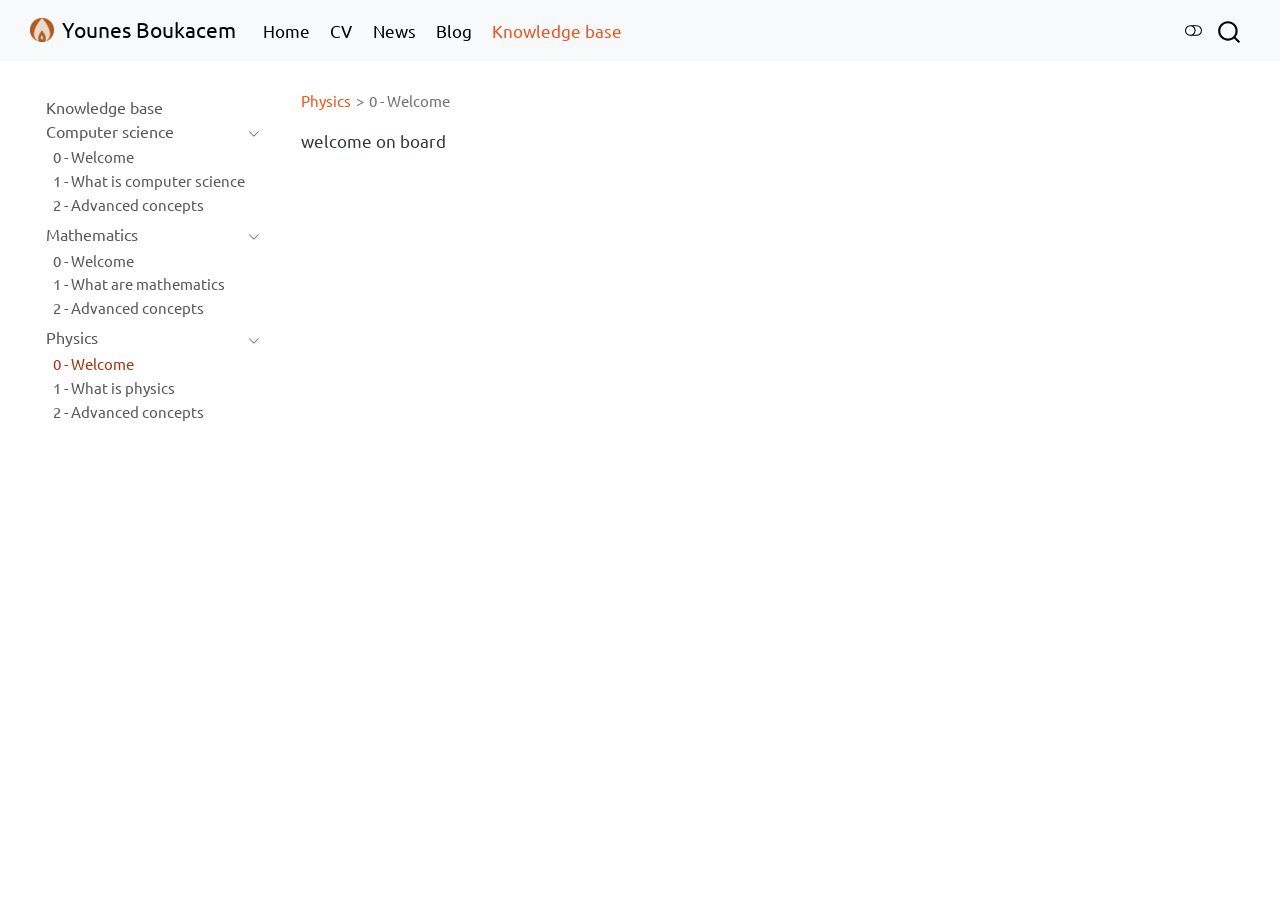
<file: docs/Knowledge base/Physics/0 - Welcome.html>
<!DOCTYPE html>
<html xmlns="http://www.w3.org/1999/xhtml" lang="en" xml:lang="en"><head>

<meta charset="utf-8">
<meta name="generator" content="quarto-1.11.9">

<meta name="viewport" content="width=device-width, initial-scale=1.0, user-scalable=yes">


<title>welcome – Younes Boukacem</title>
<style>
/* Default styles provided by pandoc.
** See https://pandoc.org/MANUAL.html#variables-for-html for config info.
*/
span.smallcaps{font-variant: small-caps;}
div.columns{display: flex; gap: 1.5em;}
div.column{flex: auto;}
@media screen {
div.columns{gap: min(4vw, 1.5em);}
div.column{overflow-x: auto;}
}
div.hanging-indent{margin-left: 1.5em; text-indent: -1.5em;}
ul.task-list{list-style: none;}
ul.task-list li input[type="checkbox"] {
  width: 0.8em;
  margin: 0 0.8em 0.2em -1em; /* quarto-specific, see https://github.com/quarto-dev/quarto-cli/issues/4556 */ 
  vertical-align: middle;
}
</style>


<script src="../../site_libs/quarto-nav/quarto-nav.js"></script>
<script src="../../site_libs/clipboard/clipboard.min.js"></script>
<script src="../../site_libs/quarto-search/autocomplete.umd.js"></script>
<script src="../../site_libs/quarto-search/fuse.min.js"></script>
<script src="../../site_libs/quarto-search/quarto-search.js"></script>
<meta name="quarto:offset" content="../../">
<link href="../../artifacts/favicon.png" rel="icon" type="image/png">
<script src="../../site_libs/quarto-html/quarto.js" type="module"></script>
<script src="../../site_libs/quarto-html/tabsets/tabsets.js" type="module"></script>
<script src="../../site_libs/quarto-html/scrollable-regions/scrollable-regions.js" type="module"></script>
<script src="../../site_libs/quarto-html/popper.min.js"></script>
<script src="../../site_libs/quarto-html/tippy.umd.min.js"></script>
<script src="../../site_libs/quarto-html/anchor.min.js"></script>
<link href="../../site_libs/quarto-html/tippy.css" rel="stylesheet">
<link href="../../site_libs/quarto-html/quarto-syntax-highlighting-63b5708e65d6cd79cd7618c58d0c21e7.css" rel="stylesheet" class="quarto-color-scheme" id="quarto-text-highlighting-styles">
<link href="../../site_libs/quarto-html/quarto-syntax-highlighting-dark-447e42e69aaa9833c0ba1b986f430b20.css" rel="stylesheet" class="quarto-color-scheme quarto-color-alternate" id="quarto-text-highlighting-styles">
<link href="../../site_libs/quarto-html/quarto-syntax-highlighting-63b5708e65d6cd79cd7618c58d0c21e7.css" rel="stylesheet" class="quarto-color-scheme-extra" id="quarto-text-highlighting-styles">
<script src="../../site_libs/bootstrap/bootstrap.min.js"></script>
<link href="../../site_libs/bootstrap/bootstrap-icons.css" rel="stylesheet">
<link href="../../site_libs/bootstrap/bootstrap-77dfa5eb896560849ad962ed2a5f1f72.min.css" rel="stylesheet" append-hash="true" class="quarto-color-scheme" id="quarto-bootstrap" data-mode="light">
<link href="../../site_libs/bootstrap/bootstrap-dark-5c0184de43ae87bcc742ed62326c05dc.min.css" rel="stylesheet" append-hash="true" class="quarto-color-scheme quarto-color-alternate" id="quarto-bootstrap" data-mode="dark">
<link href="../../site_libs/bootstrap/bootstrap-77dfa5eb896560849ad962ed2a5f1f72.min.css" rel="stylesheet" append-hash="true" class="quarto-color-scheme-extra" id="quarto-bootstrap" data-mode="light">
<script id="quarto-search-options" type="application/json">{
  "location": "navbar",
  "copy-button": false,
  "collapse-after": 3,
  "panel-placement": "end",
  "type": "overlay",
  "limit": 50,
  "keyboard-shortcut": [
    "f",
    "/",
    "s"
  ],
  "show-item-context": false,
  "language": {
    "search-no-results-text": "No results",
    "search-matching-documents-text": "matching documents",
    "search-copy-link-title": "Copy link to search",
    "search-hide-matches-text": "Hide additional matches",
    "search-more-match-text": "more match in this document",
    "search-more-matches-text": "more matches in this document",
    "search-clear-button-title": "Clear",
    "search-text-placeholder": "",
    "search-detached-cancel-button-title": "Cancel",
    "search-submit-button-title": "Submit",
    "search-label": "Search"
  }
}</script>


<link rel="stylesheet" href="../../styles.css">
</head>

<body class="nav-sidebar floating nav-fixed quarto-light"><a id="quarto-skip-link" class="visually-hidden-focusable" href="#quarto-document-content">Skip to main content</a><script id="quarto-html-before-body" type="application/javascript">
    const toggleBodyColorMode = (bsSheetEl) => {
      const mode = bsSheetEl.getAttribute("data-mode");
      const bodyEl = window.document.querySelector("body");
      if (mode === "dark") {
        bodyEl.classList.add("quarto-dark");
        bodyEl.classList.remove("quarto-light");
      } else {
        bodyEl.classList.add("quarto-light");
        bodyEl.classList.remove("quarto-dark");
      }
    }
    const toggleBodyColorPrimary = () => {
      const bsSheetEl = window.document.querySelector("link#quarto-bootstrap:not([rel=disabled-stylesheet])");
      if (bsSheetEl) {
        toggleBodyColorMode(bsSheetEl);
      }
    }
    const setColorSchemeToggle = (alternate) => {
      const toggles = window.document.querySelectorAll('.quarto-color-scheme-toggle');
      for (let i=0; i < toggles.length; i++) {
        const toggle = toggles[i];
        if (toggle) {
          toggle.setAttribute("aria-checked", alternate ? "true" : "false");
          if (alternate) {
            toggle.classList.add("alternate");
          } else {
            toggle.classList.remove("alternate");
          }
        }
      }
    };
    const toggleColorMode = (alternate) => {
      // Switch the stylesheets
      const primaryStylesheets = window.document.querySelectorAll('link.quarto-color-scheme:not(.quarto-color-alternate)');
      const alternateStylesheets = window.document.querySelectorAll('link.quarto-color-scheme.quarto-color-alternate');
      manageTransitions('#quarto-margin-sidebar .nav-link', false);
      if (alternate) {
        // note: dark is layered on light, we don't disable primary!
        enableStylesheet(alternateStylesheets);
        for (const sheetNode of alternateStylesheets) {
          if (sheetNode.id === "quarto-bootstrap") {
            toggleBodyColorMode(sheetNode);
          }
        }
      } else {
        disableStylesheet(alternateStylesheets);
        enableStylesheet(primaryStylesheets)
        toggleBodyColorPrimary();
      }
      manageTransitions('#quarto-margin-sidebar .nav-link', true);
      // Switch the toggles
      setColorSchemeToggle(alternate)
    }
    // Hack to workaround the fact that safari doesn't
    // properly recolor the scrollbar when toggling (#1455).
    // Not run on load: stylesheets are set before first paint there, and
    // scrolling would undo the scroll to a URL fragment (#14973).
    // The one pixel nudge keeps the reader where they were.
    const refreshSafariScrollbar = () => {
      if (navigator.userAgent.indexOf('Safari') > 0 && navigator.userAgent.indexOf('Chrome') == -1) {
        manageTransitions("body", false);
        const scrollY = window.scrollY;
        window.scrollTo(0, scrollY > 0 ? scrollY - 1 : 1);
        setTimeout(() => {
          window.scrollTo(0, scrollY);
          manageTransitions("body", true);
        }, 40);
      }
    }
    const disableStylesheet = (stylesheets) => {
      for (let i=0; i < stylesheets.length; i++) {
        const stylesheet = stylesheets[i];
        stylesheet.rel = 'disabled-stylesheet';
      }
    }
    const enableStylesheet = (stylesheets) => {
      for (let i=0; i < stylesheets.length; i++) {
        const stylesheet = stylesheets[i];
        if(stylesheet.rel !== 'stylesheet') { // for Chrome, which will still FOUC without this check
          stylesheet.rel = 'stylesheet';
        }
      }
    }
    const manageTransitions = (selector, allowTransitions) => {
      const els = window.document.querySelectorAll(selector);
      for (let i=0; i < els.length; i++) {
        const el = els[i];
        if (allowTransitions) {
          el.classList.remove('notransition');
        } else {
          el.classList.add('notransition');
        }
      }
    }
    const isFileUrl = () => {
      return window.location.protocol === 'file:';
    }
    const hasAlternateSentinel = () => {
      let styleSentinel = getColorSchemeSentinel();
      if (styleSentinel !== null) {
        return styleSentinel === "alternate";
      } else {
        return false;
      }
    }
    const setStyleSentinel = (alternate) => {
      const value = alternate ? "alternate" : "default";
      if (!isFileUrl()) {
        window.localStorage.setItem("quarto-color-scheme", value);
      } else {
        localAlternateSentinel = value;
      }
    }
    const getColorSchemeSentinel = () => {
      if (!isFileUrl()) {
        const storageValue = window.localStorage.getItem("quarto-color-scheme");
        return storageValue != null ? storageValue : localAlternateSentinel;
      } else {
        return localAlternateSentinel;
      }
    }
    const toggleGiscusIfUsed = (isAlternate, darkModeDefault) => {
      const baseTheme = document.querySelector('#giscus-base-theme')?.value ?? 'light';
      const alternateTheme = document.querySelector('#giscus-alt-theme')?.value ?? 'dark';
      let newTheme = '';
      if(authorPrefersDark) {
        newTheme = isAlternate ? baseTheme : alternateTheme;
      } else {
        newTheme = isAlternate ? alternateTheme : baseTheme;
      }
      const changeGiscusTheme = () => {
        // From: https://github.com/giscus/giscus/issues/336
        const sendMessage = (message) => {
          const iframe = document.querySelector('iframe.giscus-frame');
          if (!iframe) return;
          iframe.contentWindow.postMessage({ giscus: message }, 'https://giscus.app');
        }
        sendMessage({
          setConfig: {
            theme: newTheme
          }
        });
      }
      const isGiscussLoaded = window.document.querySelector('iframe.giscus-frame') !== null;
      if (isGiscussLoaded) {
        changeGiscusTheme();
      }
    };
    const authorPrefersDark = false;
    const darkModeDefault = authorPrefersDark;
      document.querySelector('link#quarto-text-highlighting-styles.quarto-color-scheme-extra').rel = 'disabled-stylesheet';
      document.querySelector('link#quarto-bootstrap.quarto-color-scheme-extra').rel = 'disabled-stylesheet';
    let localAlternateSentinel = darkModeDefault ? 'alternate' : 'default';
    // Dark / light mode switch
    window.quartoToggleColorScheme = () => {
      // Read the current dark / light value
      let toAlternate = !hasAlternateSentinel();
      toggleColorMode(toAlternate);
      refreshSafariScrollbar();
      setStyleSentinel(toAlternate);
      toggleGiscusIfUsed(toAlternate, darkModeDefault);
      window.dispatchEvent(new Event('resize'));
    };
    // Switch to dark mode if need be
    if (hasAlternateSentinel()) {
      toggleColorMode(true);
    } else {
      toggleColorMode(false);
    }
  </script>

<div id="quarto-search-results"></div>
  <header id="quarto-header" class="headroom fixed-top">
    <nav class="navbar navbar-expand-lg " data-bs-theme="dark" aria-label="Site">
      <div class="navbar-container container-fluid">
      <div class="navbar-brand-container mx-auto">
    <a href="../../index.html" class="navbar-brand navbar-brand-logo">
    <img src="../../artifacts/favicon.png" alt="" class="navbar-logo light-content">
    <img src="../../artifacts/favicon.png" alt="" class="navbar-logo dark-content">
    </a>
    <a class="navbar-brand" href="../../index.html">
    <span class="navbar-title">Younes Boukacem</span>
    </a>
  </div>
          <button class="navbar-toggler" type="button" data-bs-toggle="collapse" data-bs-target="#navbarCollapse" aria-controls="navbarCollapse" aria-expanded="false" aria-label="Toggle navigation" onclick="if (window.quartoToggleHeadroom) { window.quartoToggleHeadroom(); }">
  <span class="navbar-toggler-icon"></span>
</button>
          <div class="collapse navbar-collapse" id="navbarCollapse">
            <ul class="navbar-nav navbar-nav-scroll me-auto">
  <li class="nav-item">
    <a class="nav-link" href="../../index.html"> 
<span class="menu-text">Home</span></a>
  </li>  
  <li class="nav-item">
    <a class="nav-link" href="../../cv.html"> 
<span class="menu-text">CV</span></a>
  </li>  
  <li class="nav-item">
    <a class="nav-link" href="../../news.html"> 
<span class="menu-text">News</span></a>
  </li>  
  <li class="nav-item">
    <a class="nav-link" href="../../blog.html"> 
<span class="menu-text">Blog</span></a>
  </li>  
  <li class="nav-item">
    <a class="nav-link active" href="../../Knowledge base/Knowledge base.html" aria-current="page"> 
<span class="menu-text">Knowledge base</span></a>
  </li>  
</ul>
          </div> <!-- /navcollapse -->
            <div class="quarto-navbar-tools">
  <button type="button" role="switch" aria-checked="false" class="quarto-color-scheme-toggle quarto-navigation-tool  px-1" onclick="window.quartoToggleColorScheme(); return false;" title="Toggle dark mode" aria-label="Toggle dark mode"><i class="bi"></i></button>
</div>
            <div id="quarto-search" class="" title="Search"></div>
      </div> <!-- /container-fluid -->
    </nav>
  <nav class="quarto-secondary-nav" aria-label="Toolbar">
    <div class="container-fluid d-flex">
      <button type="button" class="quarto-btn-toggle btn" data-bs-toggle="collapse" role="button" data-bs-target=".quarto-sidebar-collapse-item" aria-controls="quarto-sidebar" aria-expanded="false" aria-label="Toggle sidebar navigation" onclick="if (window.quartoToggleHeadroom) { window.quartoToggleHeadroom(); }">
        <i class="bi bi-layout-text-sidebar-reverse"></i>
      </button>
        <nav class="quarto-page-breadcrumbs" aria-label="Breadcrumbs"><ol class="breadcrumb"><li class="breadcrumb-item"><a href="../../Knowledge base/Physics/0 - Welcome.html">Physics</a></li><li class="breadcrumb-item"><a href="../../Knowledge base/Physics/0 - Welcome.html">0 - Welcome</a></li></ol></nav>
        <a class="flex-grow-1" data-bs-toggle="collapse" data-bs-target=".quarto-sidebar-collapse-item" onclick="if (window.quartoToggleHeadroom) { window.quartoToggleHeadroom(); }">      
        </a>
    </div>
  </nav>
</header>
<!-- content -->
<div id="quarto-content" class="quarto-container page-columns page-rows-contents page-layout-article page-navbar">
<!-- sidebar -->
  <nav id="quarto-sidebar" class="sidebar collapse collapse-horizontal quarto-sidebar-collapse-item sidebar-navigation floating overflow-auto" aria-label="Section">
    <div class="sidebar-menu-container"> 
    <ul class="list-unstyled mt-1">
        <li class="sidebar-item">
  <div class="sidebar-item-container"> 
  <a href="../../Knowledge base/Knowledge base.html" class="sidebar-item-text sidebar-link">
 <span class="menu-text">Knowledge base</span></a>
  </div>
</li>
        <li class="sidebar-item sidebar-item-section">
      <div class="sidebar-item-container"> 
            <button type="button" class="sidebar-item-text sidebar-item-toggle sidebar-link text-start" data-bs-toggle="collapse" data-bs-target="#quarto-sidebar-section-1" aria-controls="quarto-sidebar-section-1" aria-expanded="true">
 <span class="menu-text" id="quarto-sidebar-section-1-label">Computer science</span><i class="bi bi-chevron-right" aria-hidden="true"></i></button>
      </div>
      <ul id="quarto-sidebar-section-1" aria-labelledby="quarto-sidebar-section-1-label" class="collapse list-unstyled sidebar-section depth1 show">  
          <li class="sidebar-item">
  <div class="sidebar-item-container"> 
  <a href="../../Knowledge base/Computer science/0 - Welcome.html" class="sidebar-item-text sidebar-link">
 <span class="menu-text">0 - Welcome</span></a>
  </div>
</li>
          <li class="sidebar-item">
  <div class="sidebar-item-container"> 
  <a href="../../Knowledge base/Computer science/1 - What is computer science.html" class="sidebar-item-text sidebar-link">
 <span class="menu-text">1 - What is computer science</span></a>
  </div>
</li>
          <li class="sidebar-item">
  <div class="sidebar-item-container"> 
  <a href="../../Knowledge base/Computer science/2 - Advanced concepts.html" class="sidebar-item-text sidebar-link">
 <span class="menu-text">2 - Advanced concepts</span></a>
  </div>
</li>
      </ul>
  </li>
        <li class="sidebar-item sidebar-item-section">
      <div class="sidebar-item-container"> 
            <button type="button" class="sidebar-item-text sidebar-item-toggle sidebar-link text-start" data-bs-toggle="collapse" data-bs-target="#quarto-sidebar-section-2" aria-controls="quarto-sidebar-section-2" aria-expanded="true">
 <span class="menu-text" id="quarto-sidebar-section-2-label">Mathematics</span><i class="bi bi-chevron-right" aria-hidden="true"></i></button>
      </div>
      <ul id="quarto-sidebar-section-2" aria-labelledby="quarto-sidebar-section-2-label" class="collapse list-unstyled sidebar-section depth1 show">  
          <li class="sidebar-item">
  <div class="sidebar-item-container"> 
  <a href="../../Knowledge base/Mathematics/0 - Welcome.html" class="sidebar-item-text sidebar-link">
 <span class="menu-text">0 - Welcome</span></a>
  </div>
</li>
          <li class="sidebar-item">
  <div class="sidebar-item-container"> 
  <a href="../../Knowledge base/Mathematics/1 - What are mathematics.html" class="sidebar-item-text sidebar-link">
 <span class="menu-text">1 - What are mathematics</span></a>
  </div>
</li>
          <li class="sidebar-item">
  <div class="sidebar-item-container"> 
  <a href="../../Knowledge base/Mathematics/2 - Advanced concepts.html" class="sidebar-item-text sidebar-link">
 <span class="menu-text">2 - Advanced concepts</span></a>
  </div>
</li>
      </ul>
  </li>
        <li class="sidebar-item sidebar-item-section">
      <div class="sidebar-item-container"> 
            <button type="button" class="sidebar-item-text sidebar-item-toggle sidebar-link text-start" data-bs-toggle="collapse" data-bs-target="#quarto-sidebar-section-3" aria-controls="quarto-sidebar-section-3" aria-expanded="true">
 <span class="menu-text" id="quarto-sidebar-section-3-label">Physics</span><i class="bi bi-chevron-right" aria-hidden="true"></i></button>
      </div>
      <ul id="quarto-sidebar-section-3" aria-labelledby="quarto-sidebar-section-3-label" class="collapse list-unstyled sidebar-section depth1 show">  
          <li class="sidebar-item">
  <div class="sidebar-item-container"> 
  <a href="../../Knowledge base/Physics/0 - Welcome.html" class="sidebar-item-text sidebar-link active">
 <span class="menu-text">0 - Welcome</span></a>
  </div>
</li>
          <li class="sidebar-item">
  <div class="sidebar-item-container"> 
  <a href="../../Knowledge base/Physics/1 - What is physics.html" class="sidebar-item-text sidebar-link">
 <span class="menu-text">1 - What is physics</span></a>
  </div>
</li>
          <li class="sidebar-item">
  <div class="sidebar-item-container"> 
  <a href="../../Knowledge base/Physics/2 - Advanced concepts.html" class="sidebar-item-text sidebar-link">
 <span class="menu-text">2 - Advanced concepts</span></a>
  </div>
</li>
      </ul>
  </li>
    </ul>
    </div>
</nav>
<div id="quarto-sidebar-glass" class="quarto-sidebar-collapse-item" data-bs-toggle="collapse" data-bs-target=".quarto-sidebar-collapse-item"></div>
<!-- margin-sidebar -->
    <div id="quarto-margin-sidebar" class="sidebar margin-sidebar zindex-bottom">
        
    </div>
<!-- main -->
<main class="content" id="quarto-document-content" tabindex="-1"><header id="title-block-header" class="quarto-title-block"><nav class="quarto-page-breadcrumbs quarto-title-breadcrumbs d-none d-lg-block" aria-label="Breadcrumbs"><ol class="breadcrumb"><li class="breadcrumb-item"><a href="../../Knowledge base/Physics/0 - Welcome.html">Physics</a></li><li class="breadcrumb-item"><a href="../../Knowledge base/Physics/0 - Welcome.html">0 - Welcome</a></li></ol></nav></header>





<p>welcome on board</p>



</main> <!-- /main -->
<script id="quarto-html-after-body" type="application/javascript">
  window.document.addEventListener("DOMContentLoaded", function (event) {
    // Ensure there is a toggle, if there isn't float one in the top right
    if (window.document.querySelector('.quarto-color-scheme-toggle') === null) {
      const toggle = window.document.createElement('button');
      toggle.type = "button";
      toggle.setAttribute("role", "switch");
      toggle.setAttribute("aria-checked", "false");
      toggle.classList.add('top-right');
      toggle.classList.add('quarto-color-scheme-toggle');
      toggle.setAttribute("aria-label", "Toggle dark mode");
      toggle.onclick = function() { try { window.quartoToggleColorScheme(); } catch {} return false; };
      const i = window.document.createElement("i");
      i.classList.add('bi');
      toggle.appendChild(i);
      // Put the toggle in a landmark of its own, so that landmark navigation
      // can reach it.
      //
      // The container is always a fresh direct child of body, and the toggle is
      // never moved into page furniture that the theme or the author controls.
      // The toggle is positioned against the page, so any ancestor that
      // establishes a containing block captures it: a positioned element or a
      // grid for position: absolute, and transform, filter, will-change or
      // contain for position: fixed. A direct child of body has none of these
      // to inherit, and the shift when one appears is silent and visual.
      //
      // ARIA says a document should have at most one banner, and axe reports a
      // duplicate whether or not the banners carry distinct labels. So use a
      // header when the page has no banner yet, and a named region otherwise.
      //
      // A header is a banner wherever it sits, unless it is inside sectioning
      // content, so this cannot just look at the children of body: a custom
      // page layout wraps the title block header in a plain div. An explicit
      // role="banner" always counts.
      const sectioning = 'article, aside, main, nav, section, [role="article"], [role="complementary"], [role="main"], [role="navigation"], [role="region"]';
      const hasBanner = Array.from(
        window.document.querySelectorAll('header:not([role]), [role="banner"]')
      ).some(function(el) {
        return el.hasAttribute("role") || el.closest(sectioning) === null;
      });
      const container = window.document.createElement(hasBanner ? "div" : "header");
      if (hasBanner) {
        container.setAttribute("role", "region");
        container.setAttribute("aria-label", "Toggle dark mode");
      }
      container.classList.add('quarto-color-scheme-toggle-container');
      container.appendChild(toggle);
      window.document.body.appendChild(container);
    }
    setColorSchemeToggle(hasAlternateSentinel())
    const icon = "";
    const anchorJS = new window.AnchorJS();
    anchorJS.options = {
      placement: 'right',
      icon: icon
    };
    anchorJS.add('.anchored');
    const isCodeAnnotation = (el) => {
      for (const clz of el.classList) {
        if (clz.startsWith('code-annotation-')) {                     
          return true;
        }
      }
      return false;
    }
    const onCopySuccess = function(e) {
      // button target
      const button = e.trigger;
      // don't keep focus
      button.blur();
      // flash "checked"
      button.classList.add('code-copy-button-checked');
      var currentTitle = button.getAttribute("title");
      button.setAttribute("title", "Copied!");
      let tooltip;
      if (window.bootstrap) {
        button.setAttribute("data-bs-toggle", "tooltip");
        button.setAttribute("data-bs-placement", "left");
        button.setAttribute("data-bs-title", "Copied!");
        tooltip = new bootstrap.Tooltip(button, 
          { trigger: "manual", 
            customClass: "code-copy-button-tooltip",
            offset: [0, -8]});
        tooltip.show();    
      }
      setTimeout(function() {
        if (tooltip) {
          tooltip.hide();
          button.removeAttribute("data-bs-title");
          button.removeAttribute("data-bs-toggle");
          button.removeAttribute("data-bs-placement");
        }
        button.setAttribute("title", currentTitle);
        button.classList.remove('code-copy-button-checked');
      }, 1000);
      // clear code selection
      e.clearSelection();
    }
    const getTextToCopy = function(trigger) {
      const outerScaffold = trigger.parentElement.cloneNode(true);
      const codeEl = outerScaffold.querySelector('code');
      for (const childEl of codeEl.children) {
        if (isCodeAnnotation(childEl)) {
          childEl.remove();
        }
      }
      return codeEl.innerText;
    }
    const clipboard = new window.ClipboardJS('.code-copy-button:not([data-in-quarto-modal])', {
      text: getTextToCopy
    });
    clipboard.on('success', onCopySuccess);
    if (window.document.getElementById('quarto-embedded-source-code-modal')) {
      const clipboardModal = new window.ClipboardJS('.code-copy-button[data-in-quarto-modal]', {
        text: getTextToCopy,
        container: window.document.getElementById('quarto-embedded-source-code-modal')
      });
      clipboardModal.on('success', onCopySuccess);
    }
      var localhostRegex = new RegExp(/^(?:http|https):\/\/localhost\:?[0-9]*\//);
      var mailtoRegex = new RegExp(/^mailto:/);
        var filterRegex = new RegExp('/' + window.location.host + '/');
      var isInternal = (href) => {
          return filterRegex.test(href) || localhostRegex.test(href) || mailtoRegex.test(href);
      }
      // Inspect non-navigation links and adorn them if external
      window.quartoDecorateExternalLinks = function (root) {
     var links = (root || window.document).querySelectorAll('a[href]:not(.nav-link):not(.navbar-brand):not(.toc-action):not(.sidebar-link):not(.sidebar-item-toggle):not(.pagination-link):not(.no-external):not([aria-hidden]):not(.dropdown-item):not(.quarto-navigation-tool):not(.about-link)');
      for (var i=0; i<links.length; i++) {
        const link = links[i];
        if (!isInternal(link.href)) {
          // undo the damage that might have been done by quarto-nav.js in the case of
          // links that we want to consider external
          if (link.dataset.originalHref !== undefined) {
            link.href = link.dataset.originalHref;
          }
          if (!link.classList.contains('no-external-icon')) {
          }
        }
      }
      };
      window.quartoDecorateExternalLinks(window.document);
    // Esc closes the popup (WCAG 1.4.13) and focus leaving both trigger and
    // popup closes it (WCAG 2.4.11); tippy handles neither for interactive popups.
    const hideOnEscAndFocusOut = {
      name: 'hideOnEscAndFocusOut',
      defaultValue: true,
      fn(instance) {
        const dismiss = () => {
          // A show scheduled by the trigger delay would otherwise reopen it
          instance.clearDelayTimeouts();
          instance.hide();
        };
        const onKeyDown = (event) => {
          if (event.key !== 'Escape') {
            return;
          }
          // Keep Esc from also reaching page handlers (e.g. reveal.js overview),
          // except an open reveal.js slide menu, which Esc should close too.
          // The menu handles keys only when its keyboard option is on.
          const menuHandlesEsc = window.Reveal?.getPlugin?.('menu')?.isOpen() &&
            window.Reveal.getConfig().menu?.keyboard !== false;
          if (!menuHandlesEsc) {
            event.stopPropagation();
          }
          if (instance.popper.contains(window.document.activeElement)) {
            // Disabled while refocusing so the focus trigger does not reopen it
            instance.disable();
            instance.reference.focus();
            instance.enable();
          }
          dismiss();
        };
        const onFocusOut = (event) => {
          const target = event.relatedTarget;
          if (target && !instance.reference.contains(target) &&
              !instance.popper.contains(target)) {
            dismiss();
          }
        };
        // On the trigger too: a click trigger (code-annotations: select) has no
        // blur handling. Attached for the instance's lifetime so leaving the
        // trigger also cancels a show still pending on the trigger delay.
        instance.reference.addEventListener('focusout', onFocusOut);
        return {
          onShow() {
            window.document.addEventListener('keydown', onKeyDown, true);
            instance.popper.addEventListener('focusout', onFocusOut);
          },
          onHide() {
            window.document.removeEventListener('keydown', onKeyDown, true);
            instance.popper.removeEventListener('focusout', onFocusOut);
          },
          onDestroy() {
            instance.reference.removeEventListener('focusout', onFocusOut);
          },
        };
      },
    };
    function tippyHover(el, contentFn, onTriggerFn, onUntriggerFn) {
      const config = {
        allowHTML: true,
        maxWidth: 500,
        delay: 100,
        arrow: false,
        appendTo: function(el) {
            return el.parentElement;
        },
        interactive: true,
        interactiveBorder: 10,
        theme: 'quarto',
        placement: 'bottom-start',
        plugins: [hideOnEscAndFocusOut],
      };
      if (contentFn) {
        config.content = contentFn;
      }
      if (onTriggerFn) {
        config.onTrigger = onTriggerFn;
      }
      if (onUntriggerFn) {
        config.onUntrigger = onUntriggerFn;
      }
      window.tippy(el, config); 
    }
    const noterefs = window.document.querySelectorAll('a[role="doc-noteref"]');
    for (var i=0; i<noterefs.length; i++) {
      const ref = noterefs[i];
      tippyHover(ref, function() {
        // use id or data attribute instead here
        let href = ref.getAttribute('data-footnote-href') || ref.getAttribute('href');
        try { href = new URL(href).hash; } catch {}
        const id = href.replace(/^#\/?/, "");
        const note = window.document.getElementById(id);
        if (note) {
          return note.innerHTML;
        } else {
          return "";
        }
      });
    }
    const xrefs = window.document.querySelectorAll('a.quarto-xref');
    const processXRef = (id, note) => {
      // Strip column container classes
      const stripColumnClz = (el) => {
        el.classList.remove("page-full", "page-columns");
        if (el.children) {
          for (const child of el.children) {
            stripColumnClz(child);
          }
        }
      }
      stripColumnClz(note)
      if (id === null || id.startsWith('sec-')) {
        // Special case sections, only their first couple elements
        const container = document.createElement("div");
        if (note.children && note.children.length > 2) {
          container.appendChild(note.children[0].cloneNode(true));
          for (let i = 1; i < note.children.length; i++) {
            const child = note.children[i];
            if (child.tagName === "P" && child.innerText === "") {
              continue;
            } else {
              container.appendChild(child.cloneNode(true));
              break;
            }
          }
          if (window.Quarto?.typesetMath) {
            window.Quarto.typesetMath(container);
          }
          return container.innerHTML
        } else {
          if (window.Quarto?.typesetMath) {
            window.Quarto.typesetMath(note);
          }
          return note.innerHTML;
        }
      } else {
        // Remove any anchor links if they are present
        const anchorLink = note.querySelector('a.anchorjs-link');
        if (anchorLink) {
          anchorLink.remove();
        }
        if (window.Quarto?.typesetMath) {
          window.Quarto.typesetMath(note);
        }
        if (note.classList.contains("callout")) {
          return note.outerHTML;
        } else {
          return note.innerHTML;
        }
      }
    }
    for (var i=0; i<xrefs.length; i++) {
      const xref = xrefs[i];
      tippyHover(xref, undefined, function(instance) {
        instance.disable();
        let url = xref.getAttribute('href');
        let hash = undefined; 
        if (url.startsWith('#')) {
          hash = url;
        } else {
          try { hash = new URL(url).hash; } catch {}
        }
        if (hash) {
          const id = hash.replace(/^#\/?/, "");
          const note = window.document.getElementById(id);
          if (note !== null) {
            try {
              const html = processXRef(id, note.cloneNode(true));
              instance.setContent(html);
            } finally {
              instance.enable();
              instance.show();
            }
          } else {
            // See if we can fetch this
            fetch(url.split('#')[0])
            .then(res => res.text())
            .then(html => {
              const parser = new DOMParser();
              const htmlDoc = parser.parseFromString(html, "text/html");
              const note = htmlDoc.getElementById(id);
              if (note !== null) {
                const html = processXRef(id, note);
                instance.setContent(html);
              } 
            }).finally(() => {
              instance.enable();
              instance.show();
            });
          }
        } else {
          // See if we can fetch a full url (with no hash to target)
          // This is a special case and we should probably do some content thinning / targeting
          fetch(url)
          .then(res => res.text())
          .then(html => {
            const parser = new DOMParser();
            const htmlDoc = parser.parseFromString(html, "text/html");
            const note = htmlDoc.querySelector('main.content');
            if (note !== null) {
              // This should only happen for chapter cross references
              // (since there is no id in the URL)
              // remove the first header
              if (note.children.length > 0 && note.children[0].tagName === "HEADER") {
                note.children[0].remove();
              }
              const html = processXRef(null, note);
              instance.setContent(html);
            } 
          }).finally(() => {
            instance.enable();
            instance.show();
          });
        }
      }, function(instance) {
      });
    }
        let selectedAnnoteEl;
        const selectorForAnnotation = ( cell, annotation) => {
          let cellAttr = 'data-code-cell="' + cell + '"';
          let lineAttr = 'data-code-annotation="' +  annotation + '"';
          const selector = 'span[' + cellAttr + '][' + lineAttr + ']';
          return selector;
        }
        const selectCodeLines = (annoteEl) => {
          const doc = window.document;
          const targetCell = annoteEl.getAttribute("data-target-cell");
          const targetAnnotation = annoteEl.getAttribute("data-target-annotation");
          const annoteSpan = window.document.querySelector(selectorForAnnotation(targetCell, targetAnnotation));
          const lines = annoteSpan.getAttribute("data-code-lines").split(",");
          const lineIds = lines.map((line) => {
            return targetCell + "-" + line;
          })
          // Each band is positioned against its own containing block, which is
          // not the offsetParent of the lines, so place it from client rects.
          const placeBand = (band, firstEl, lastEl, codeBlock) => {
            const container = band.offsetParent;
            if (container === null) {
              return;
            }
            const containerRect = container.getBoundingClientRect();
            // Reveal.js scales slides with a transform, so convert client
            // pixels back to the CSS pixels of the container.
            const scale = containerRect.height / container.offsetHeight || 1;
            const firstRect = firstEl.getBoundingClientRect();
            const lastRect = lastEl.getBoundingClientRect();
            const top = (firstRect.top - containerRect.top) / scale - container.clientTop + container.scrollTop;
            const height = (lastRect.bottom - firstRect.top) / scale;
            band.style.top = top - 2 + "px";
            band.style.height = height + 4 + "px";
            if (codeBlock) {
              // Without the copy button wrapper, the containing block is wider
              // than the code block, so span the code block explicitly.
              const blockRect = codeBlock.getBoundingClientRect();
              band.style.left = (blockRect.left - containerRect.left) / scale - container.clientLeft + container.scrollLeft + "px";
              band.style.width = blockRect.width / scale + "px";
            }
          };
          if (lineIds.length > 0) {
            const el = window.document.getElementById(lineIds[0]);
            const lastEl = window.document.getElementById(lineIds[lineIds.length - 1]);
            const parent = el.parentElement.parentElement;
            // cook up a div (if necessary) and position it
            let div = window.document.getElementById("code-annotation-line-highlight");
            if (div === null) {
              div = window.document.createElement("div");
              div.setAttribute("id", "code-annotation-line-highlight");
              div.style.position = 'absolute';
              parent.appendChild(div);
            }
            placeBand(div, el, lastEl, parent.closest("div.sourceCode") || parent);
            let gutterDiv = window.document.getElementById("code-annotation-line-highlight-gutter");
            if (gutterDiv === null) {
              gutterDiv = window.document.createElement("div");
              gutterDiv.setAttribute("id", "code-annotation-line-highlight-gutter");
              gutterDiv.style.position = 'absolute';
              const codeCell = window.document.getElementById(targetCell);
              const gutter = codeCell.querySelector('.code-annotation-gutter');
              gutter.appendChild(gutterDiv);
            }
            placeBand(gutterDiv, el, lastEl);
            selectedAnnoteEl = annoteEl;
          }
        };
        const unselectCodeLines = () => {
          const elementsIds = ["code-annotation-line-highlight", "code-annotation-line-highlight-gutter"];
          elementsIds.forEach((elId) => {
            const div = window.document.getElementById(elId);
            if (div) {
              div.remove();
            }
          });
          selectedAnnoteEl = undefined;
        };
          // Handle positioning of the toggle
      window.addEventListener(
        "resize",
        throttle(() => {
          elRect = undefined;
          if (selectedAnnoteEl) {
            selectCodeLines(selectedAnnoteEl);
          }
        }, 10)
      );
      function throttle(fn, ms) {
      let throttle = false;
      let timer;
        return (...args) => {
          if(!throttle) { // first call gets through
              fn.apply(this, args);
              throttle = true;
          } else { // all the others get throttled
              if(timer) clearTimeout(timer); // cancel #2
              timer = setTimeout(() => {
                fn.apply(this, args);
                timer = throttle = false;
              }, ms);
          }
        };
      }
        // Attach click handler to the DT
        const annoteDls = window.document.querySelectorAll('dt[data-target-cell]');
        for (const annoteDlNode of annoteDls) {
          annoteDlNode.addEventListener('click', (event) => {
            const clickedEl = event.target;
            if (clickedEl !== selectedAnnoteEl) {
              unselectCodeLines();
              const activeEl = window.document.querySelector('dt[data-target-cell].code-annotation-active');
              if (activeEl) {
                activeEl.classList.remove('code-annotation-active');
              }
              selectCodeLines(clickedEl);
              clickedEl.classList.add('code-annotation-active');
            } else {
              // Unselect the line
              unselectCodeLines();
              clickedEl.classList.remove('code-annotation-active');
            }
          });
        }
    const findCites = (el) => {
      const parentEl = el.parentElement;
      if (parentEl) {
        const cites = parentEl.dataset.cites;
        if (cites) {
          return {
            el,
            cites: cites.split(' ')
          };
        } else {
          return findCites(el.parentElement)
        }
      } else {
        return undefined;
      }
    };
    var bibliorefs = window.document.querySelectorAll('a[role="doc-biblioref"]');
    for (var i=0; i<bibliorefs.length; i++) {
      const ref = bibliorefs[i];
      const citeInfo = findCites(ref);
      if (citeInfo) {
        tippyHover(citeInfo.el, function() {
          var popup = window.document.createElement('div');
          citeInfo.cites.forEach(function(cite) {
            var citeDiv = window.document.createElement('div');
            citeDiv.classList.add('hanging-indent');
            citeDiv.classList.add('csl-entry');
            var biblioDiv = window.document.getElementById('ref-' + cite);
            if (biblioDiv) {
              citeDiv.innerHTML = biblioDiv.innerHTML;
            }
            popup.appendChild(citeDiv);
          });
          return popup.innerHTML;
        });
      }
    }
  });
  </script>
  <script type="application/javascript">
  window.quartoScrollableRegionsLabels = {"code":"Scrollable code","output":"Scrollable output"};
  </script>
</div> <!-- /content -->




</body></html>
</file>
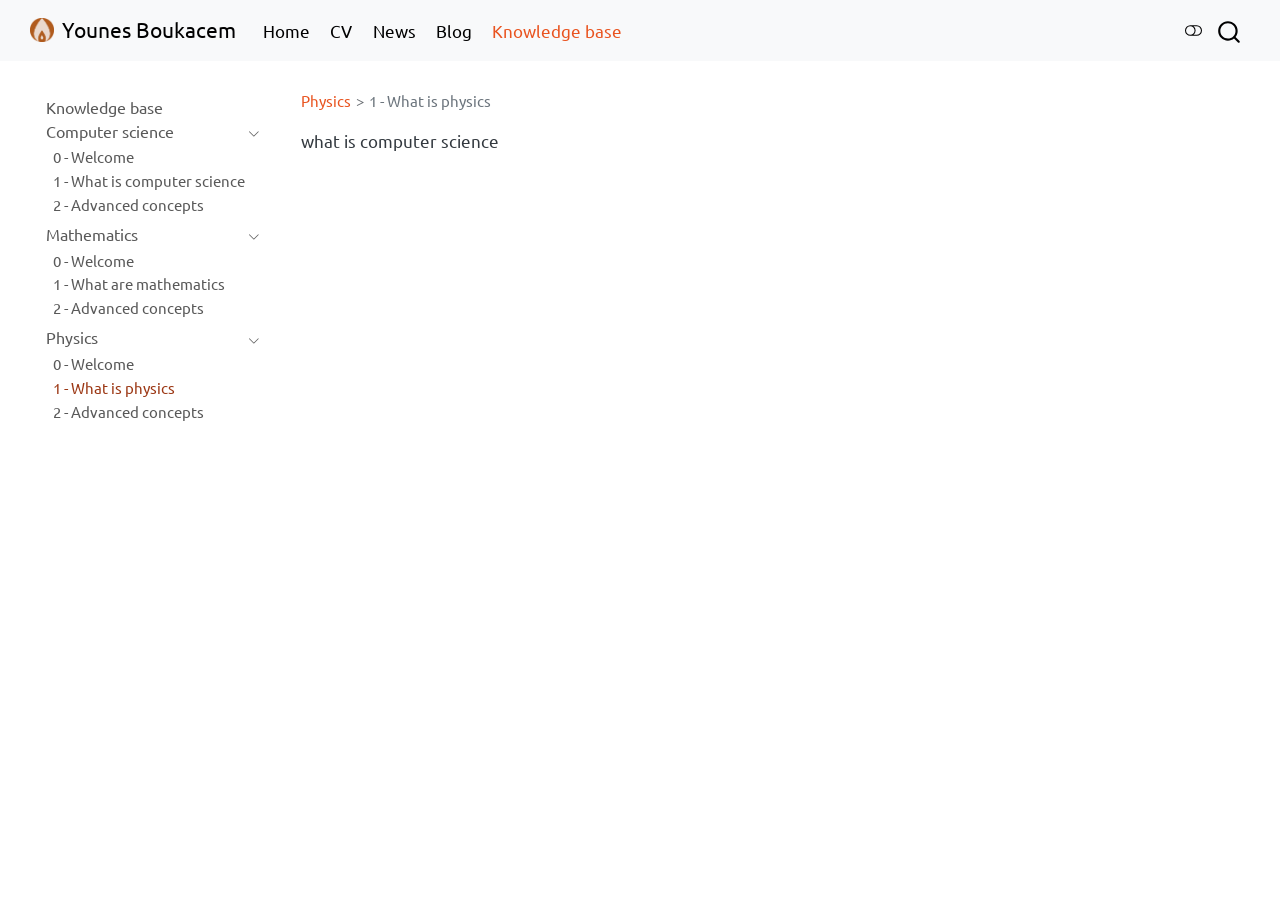
<file: docs/Knowledge base/Physics/1 - What is physics.html>
<!DOCTYPE html>
<html xmlns="http://www.w3.org/1999/xhtml" lang="en" xml:lang="en"><head>

<meta charset="utf-8">
<meta name="generator" content="quarto-1.11.9">

<meta name="viewport" content="width=device-width, initial-scale=1.0, user-scalable=yes">


<title>what-is-physics – Younes Boukacem</title>
<style>
/* Default styles provided by pandoc.
** See https://pandoc.org/MANUAL.html#variables-for-html for config info.
*/
span.smallcaps{font-variant: small-caps;}
div.columns{display: flex; gap: 1.5em;}
div.column{flex: auto;}
@media screen {
div.columns{gap: min(4vw, 1.5em);}
div.column{overflow-x: auto;}
}
div.hanging-indent{margin-left: 1.5em; text-indent: -1.5em;}
ul.task-list{list-style: none;}
ul.task-list li input[type="checkbox"] {
  width: 0.8em;
  margin: 0 0.8em 0.2em -1em; /* quarto-specific, see https://github.com/quarto-dev/quarto-cli/issues/4556 */ 
  vertical-align: middle;
}
</style>


<script src="../../site_libs/quarto-nav/quarto-nav.js"></script>
<script src="../../site_libs/clipboard/clipboard.min.js"></script>
<script src="../../site_libs/quarto-search/autocomplete.umd.js"></script>
<script src="../../site_libs/quarto-search/fuse.min.js"></script>
<script src="../../site_libs/quarto-search/quarto-search.js"></script>
<meta name="quarto:offset" content="../../">
<link href="../../artifacts/favicon.png" rel="icon" type="image/png">
<script src="../../site_libs/quarto-html/quarto.js" type="module"></script>
<script src="../../site_libs/quarto-html/tabsets/tabsets.js" type="module"></script>
<script src="../../site_libs/quarto-html/scrollable-regions/scrollable-regions.js" type="module"></script>
<script src="../../site_libs/quarto-html/popper.min.js"></script>
<script src="../../site_libs/quarto-html/tippy.umd.min.js"></script>
<script src="../../site_libs/quarto-html/anchor.min.js"></script>
<link href="../../site_libs/quarto-html/tippy.css" rel="stylesheet">
<link href="../../site_libs/quarto-html/quarto-syntax-highlighting-63b5708e65d6cd79cd7618c58d0c21e7.css" rel="stylesheet" class="quarto-color-scheme" id="quarto-text-highlighting-styles">
<link href="../../site_libs/quarto-html/quarto-syntax-highlighting-dark-447e42e69aaa9833c0ba1b986f430b20.css" rel="stylesheet" class="quarto-color-scheme quarto-color-alternate" id="quarto-text-highlighting-styles">
<link href="../../site_libs/quarto-html/quarto-syntax-highlighting-63b5708e65d6cd79cd7618c58d0c21e7.css" rel="stylesheet" class="quarto-color-scheme-extra" id="quarto-text-highlighting-styles">
<script src="../../site_libs/bootstrap/bootstrap.min.js"></script>
<link href="../../site_libs/bootstrap/bootstrap-icons.css" rel="stylesheet">
<link href="../../site_libs/bootstrap/bootstrap-77dfa5eb896560849ad962ed2a5f1f72.min.css" rel="stylesheet" append-hash="true" class="quarto-color-scheme" id="quarto-bootstrap" data-mode="light">
<link href="../../site_libs/bootstrap/bootstrap-dark-5c0184de43ae87bcc742ed62326c05dc.min.css" rel="stylesheet" append-hash="true" class="quarto-color-scheme quarto-color-alternate" id="quarto-bootstrap" data-mode="dark">
<link href="../../site_libs/bootstrap/bootstrap-77dfa5eb896560849ad962ed2a5f1f72.min.css" rel="stylesheet" append-hash="true" class="quarto-color-scheme-extra" id="quarto-bootstrap" data-mode="light">
<script id="quarto-search-options" type="application/json">{
  "location": "navbar",
  "copy-button": false,
  "collapse-after": 3,
  "panel-placement": "end",
  "type": "overlay",
  "limit": 50,
  "keyboard-shortcut": [
    "f",
    "/",
    "s"
  ],
  "show-item-context": false,
  "language": {
    "search-no-results-text": "No results",
    "search-matching-documents-text": "matching documents",
    "search-copy-link-title": "Copy link to search",
    "search-hide-matches-text": "Hide additional matches",
    "search-more-match-text": "more match in this document",
    "search-more-matches-text": "more matches in this document",
    "search-clear-button-title": "Clear",
    "search-text-placeholder": "",
    "search-detached-cancel-button-title": "Cancel",
    "search-submit-button-title": "Submit",
    "search-label": "Search"
  }
}</script>


<link rel="stylesheet" href="../../styles.css">
</head>

<body class="nav-sidebar floating nav-fixed quarto-light"><a id="quarto-skip-link" class="visually-hidden-focusable" href="#quarto-document-content">Skip to main content</a><script id="quarto-html-before-body" type="application/javascript">
    const toggleBodyColorMode = (bsSheetEl) => {
      const mode = bsSheetEl.getAttribute("data-mode");
      const bodyEl = window.document.querySelector("body");
      if (mode === "dark") {
        bodyEl.classList.add("quarto-dark");
        bodyEl.classList.remove("quarto-light");
      } else {
        bodyEl.classList.add("quarto-light");
        bodyEl.classList.remove("quarto-dark");
      }
    }
    const toggleBodyColorPrimary = () => {
      const bsSheetEl = window.document.querySelector("link#quarto-bootstrap:not([rel=disabled-stylesheet])");
      if (bsSheetEl) {
        toggleBodyColorMode(bsSheetEl);
      }
    }
    const setColorSchemeToggle = (alternate) => {
      const toggles = window.document.querySelectorAll('.quarto-color-scheme-toggle');
      for (let i=0; i < toggles.length; i++) {
        const toggle = toggles[i];
        if (toggle) {
          toggle.setAttribute("aria-checked", alternate ? "true" : "false");
          if (alternate) {
            toggle.classList.add("alternate");
          } else {
            toggle.classList.remove("alternate");
          }
        }
      }
    };
    const toggleColorMode = (alternate) => {
      // Switch the stylesheets
      const primaryStylesheets = window.document.querySelectorAll('link.quarto-color-scheme:not(.quarto-color-alternate)');
      const alternateStylesheets = window.document.querySelectorAll('link.quarto-color-scheme.quarto-color-alternate');
      manageTransitions('#quarto-margin-sidebar .nav-link', false);
      if (alternate) {
        // note: dark is layered on light, we don't disable primary!
        enableStylesheet(alternateStylesheets);
        for (const sheetNode of alternateStylesheets) {
          if (sheetNode.id === "quarto-bootstrap") {
            toggleBodyColorMode(sheetNode);
          }
        }
      } else {
        disableStylesheet(alternateStylesheets);
        enableStylesheet(primaryStylesheets)
        toggleBodyColorPrimary();
      }
      manageTransitions('#quarto-margin-sidebar .nav-link', true);
      // Switch the toggles
      setColorSchemeToggle(alternate)
    }
    // Hack to workaround the fact that safari doesn't
    // properly recolor the scrollbar when toggling (#1455).
    // Not run on load: stylesheets are set before first paint there, and
    // scrolling would undo the scroll to a URL fragment (#14973).
    // The one pixel nudge keeps the reader where they were.
    const refreshSafariScrollbar = () => {
      if (navigator.userAgent.indexOf('Safari') > 0 && navigator.userAgent.indexOf('Chrome') == -1) {
        manageTransitions("body", false);
        const scrollY = window.scrollY;
        window.scrollTo(0, scrollY > 0 ? scrollY - 1 : 1);
        setTimeout(() => {
          window.scrollTo(0, scrollY);
          manageTransitions("body", true);
        }, 40);
      }
    }
    const disableStylesheet = (stylesheets) => {
      for (let i=0; i < stylesheets.length; i++) {
        const stylesheet = stylesheets[i];
        stylesheet.rel = 'disabled-stylesheet';
      }
    }
    const enableStylesheet = (stylesheets) => {
      for (let i=0; i < stylesheets.length; i++) {
        const stylesheet = stylesheets[i];
        if(stylesheet.rel !== 'stylesheet') { // for Chrome, which will still FOUC without this check
          stylesheet.rel = 'stylesheet';
        }
      }
    }
    const manageTransitions = (selector, allowTransitions) => {
      const els = window.document.querySelectorAll(selector);
      for (let i=0; i < els.length; i++) {
        const el = els[i];
        if (allowTransitions) {
          el.classList.remove('notransition');
        } else {
          el.classList.add('notransition');
        }
      }
    }
    const isFileUrl = () => {
      return window.location.protocol === 'file:';
    }
    const hasAlternateSentinel = () => {
      let styleSentinel = getColorSchemeSentinel();
      if (styleSentinel !== null) {
        return styleSentinel === "alternate";
      } else {
        return false;
      }
    }
    const setStyleSentinel = (alternate) => {
      const value = alternate ? "alternate" : "default";
      if (!isFileUrl()) {
        window.localStorage.setItem("quarto-color-scheme", value);
      } else {
        localAlternateSentinel = value;
      }
    }
    const getColorSchemeSentinel = () => {
      if (!isFileUrl()) {
        const storageValue = window.localStorage.getItem("quarto-color-scheme");
        return storageValue != null ? storageValue : localAlternateSentinel;
      } else {
        return localAlternateSentinel;
      }
    }
    const toggleGiscusIfUsed = (isAlternate, darkModeDefault) => {
      const baseTheme = document.querySelector('#giscus-base-theme')?.value ?? 'light';
      const alternateTheme = document.querySelector('#giscus-alt-theme')?.value ?? 'dark';
      let newTheme = '';
      if(authorPrefersDark) {
        newTheme = isAlternate ? baseTheme : alternateTheme;
      } else {
        newTheme = isAlternate ? alternateTheme : baseTheme;
      }
      const changeGiscusTheme = () => {
        // From: https://github.com/giscus/giscus/issues/336
        const sendMessage = (message) => {
          const iframe = document.querySelector('iframe.giscus-frame');
          if (!iframe) return;
          iframe.contentWindow.postMessage({ giscus: message }, 'https://giscus.app');
        }
        sendMessage({
          setConfig: {
            theme: newTheme
          }
        });
      }
      const isGiscussLoaded = window.document.querySelector('iframe.giscus-frame') !== null;
      if (isGiscussLoaded) {
        changeGiscusTheme();
      }
    };
    const authorPrefersDark = false;
    const darkModeDefault = authorPrefersDark;
      document.querySelector('link#quarto-text-highlighting-styles.quarto-color-scheme-extra').rel = 'disabled-stylesheet';
      document.querySelector('link#quarto-bootstrap.quarto-color-scheme-extra').rel = 'disabled-stylesheet';
    let localAlternateSentinel = darkModeDefault ? 'alternate' : 'default';
    // Dark / light mode switch
    window.quartoToggleColorScheme = () => {
      // Read the current dark / light value
      let toAlternate = !hasAlternateSentinel();
      toggleColorMode(toAlternate);
      refreshSafariScrollbar();
      setStyleSentinel(toAlternate);
      toggleGiscusIfUsed(toAlternate, darkModeDefault);
      window.dispatchEvent(new Event('resize'));
    };
    // Switch to dark mode if need be
    if (hasAlternateSentinel()) {
      toggleColorMode(true);
    } else {
      toggleColorMode(false);
    }
  </script>

<div id="quarto-search-results"></div>
  <header id="quarto-header" class="headroom fixed-top">
    <nav class="navbar navbar-expand-lg " data-bs-theme="dark" aria-label="Site">
      <div class="navbar-container container-fluid">
      <div class="navbar-brand-container mx-auto">
    <a href="../../index.html" class="navbar-brand navbar-brand-logo">
    <img src="../../artifacts/favicon.png" alt="" class="navbar-logo light-content">
    <img src="../../artifacts/favicon.png" alt="" class="navbar-logo dark-content">
    </a>
    <a class="navbar-brand" href="../../index.html">
    <span class="navbar-title">Younes Boukacem</span>
    </a>
  </div>
          <button class="navbar-toggler" type="button" data-bs-toggle="collapse" data-bs-target="#navbarCollapse" aria-controls="navbarCollapse" aria-expanded="false" aria-label="Toggle navigation" onclick="if (window.quartoToggleHeadroom) { window.quartoToggleHeadroom(); }">
  <span class="navbar-toggler-icon"></span>
</button>
          <div class="collapse navbar-collapse" id="navbarCollapse">
            <ul class="navbar-nav navbar-nav-scroll me-auto">
  <li class="nav-item">
    <a class="nav-link" href="../../index.html"> 
<span class="menu-text">Home</span></a>
  </li>  
  <li class="nav-item">
    <a class="nav-link" href="../../cv.html"> 
<span class="menu-text">CV</span></a>
  </li>  
  <li class="nav-item">
    <a class="nav-link" href="../../news.html"> 
<span class="menu-text">News</span></a>
  </li>  
  <li class="nav-item">
    <a class="nav-link" href="../../blog.html"> 
<span class="menu-text">Blog</span></a>
  </li>  
  <li class="nav-item">
    <a class="nav-link active" href="../../Knowledge base/Knowledge base.html" aria-current="page"> 
<span class="menu-text">Knowledge base</span></a>
  </li>  
</ul>
          </div> <!-- /navcollapse -->
            <div class="quarto-navbar-tools">
  <button type="button" role="switch" aria-checked="false" class="quarto-color-scheme-toggle quarto-navigation-tool  px-1" onclick="window.quartoToggleColorScheme(); return false;" title="Toggle dark mode" aria-label="Toggle dark mode"><i class="bi"></i></button>
</div>
            <div id="quarto-search" class="" title="Search"></div>
      </div> <!-- /container-fluid -->
    </nav>
  <nav class="quarto-secondary-nav" aria-label="Toolbar">
    <div class="container-fluid d-flex">
      <button type="button" class="quarto-btn-toggle btn" data-bs-toggle="collapse" role="button" data-bs-target=".quarto-sidebar-collapse-item" aria-controls="quarto-sidebar" aria-expanded="false" aria-label="Toggle sidebar navigation" onclick="if (window.quartoToggleHeadroom) { window.quartoToggleHeadroom(); }">
        <i class="bi bi-layout-text-sidebar-reverse"></i>
      </button>
        <nav class="quarto-page-breadcrumbs" aria-label="Breadcrumbs"><ol class="breadcrumb"><li class="breadcrumb-item"><a href="../../Knowledge base/Physics/0 - Welcome.html">Physics</a></li><li class="breadcrumb-item"><a href="../../Knowledge base/Physics/1 - What is physics.html">1 - What is physics</a></li></ol></nav>
        <a class="flex-grow-1" data-bs-toggle="collapse" data-bs-target=".quarto-sidebar-collapse-item" onclick="if (window.quartoToggleHeadroom) { window.quartoToggleHeadroom(); }">      
        </a>
    </div>
  </nav>
</header>
<!-- content -->
<div id="quarto-content" class="quarto-container page-columns page-rows-contents page-layout-article page-navbar">
<!-- sidebar -->
  <nav id="quarto-sidebar" class="sidebar collapse collapse-horizontal quarto-sidebar-collapse-item sidebar-navigation floating overflow-auto" aria-label="Section">
    <div class="sidebar-menu-container"> 
    <ul class="list-unstyled mt-1">
        <li class="sidebar-item">
  <div class="sidebar-item-container"> 
  <a href="../../Knowledge base/Knowledge base.html" class="sidebar-item-text sidebar-link">
 <span class="menu-text">Knowledge base</span></a>
  </div>
</li>
        <li class="sidebar-item sidebar-item-section">
      <div class="sidebar-item-container"> 
            <button type="button" class="sidebar-item-text sidebar-item-toggle sidebar-link text-start" data-bs-toggle="collapse" data-bs-target="#quarto-sidebar-section-1" aria-controls="quarto-sidebar-section-1" aria-expanded="true">
 <span class="menu-text" id="quarto-sidebar-section-1-label">Computer science</span><i class="bi bi-chevron-right" aria-hidden="true"></i></button>
      </div>
      <ul id="quarto-sidebar-section-1" aria-labelledby="quarto-sidebar-section-1-label" class="collapse list-unstyled sidebar-section depth1 show">  
          <li class="sidebar-item">
  <div class="sidebar-item-container"> 
  <a href="../../Knowledge base/Computer science/0 - Welcome.html" class="sidebar-item-text sidebar-link">
 <span class="menu-text">0 - Welcome</span></a>
  </div>
</li>
          <li class="sidebar-item">
  <div class="sidebar-item-container"> 
  <a href="../../Knowledge base/Computer science/1 - What is computer science.html" class="sidebar-item-text sidebar-link">
 <span class="menu-text">1 - What is computer science</span></a>
  </div>
</li>
          <li class="sidebar-item">
  <div class="sidebar-item-container"> 
  <a href="../../Knowledge base/Computer science/2 - Advanced concepts.html" class="sidebar-item-text sidebar-link">
 <span class="menu-text">2 - Advanced concepts</span></a>
  </div>
</li>
      </ul>
  </li>
        <li class="sidebar-item sidebar-item-section">
      <div class="sidebar-item-container"> 
            <button type="button" class="sidebar-item-text sidebar-item-toggle sidebar-link text-start" data-bs-toggle="collapse" data-bs-target="#quarto-sidebar-section-2" aria-controls="quarto-sidebar-section-2" aria-expanded="true">
 <span class="menu-text" id="quarto-sidebar-section-2-label">Mathematics</span><i class="bi bi-chevron-right" aria-hidden="true"></i></button>
      </div>
      <ul id="quarto-sidebar-section-2" aria-labelledby="quarto-sidebar-section-2-label" class="collapse list-unstyled sidebar-section depth1 show">  
          <li class="sidebar-item">
  <div class="sidebar-item-container"> 
  <a href="../../Knowledge base/Mathematics/0 - Welcome.html" class="sidebar-item-text sidebar-link">
 <span class="menu-text">0 - Welcome</span></a>
  </div>
</li>
          <li class="sidebar-item">
  <div class="sidebar-item-container"> 
  <a href="../../Knowledge base/Mathematics/1 - What are mathematics.html" class="sidebar-item-text sidebar-link">
 <span class="menu-text">1 - What are mathematics</span></a>
  </div>
</li>
          <li class="sidebar-item">
  <div class="sidebar-item-container"> 
  <a href="../../Knowledge base/Mathematics/2 - Advanced concepts.html" class="sidebar-item-text sidebar-link">
 <span class="menu-text">2 - Advanced concepts</span></a>
  </div>
</li>
      </ul>
  </li>
        <li class="sidebar-item sidebar-item-section">
      <div class="sidebar-item-container"> 
            <button type="button" class="sidebar-item-text sidebar-item-toggle sidebar-link text-start" data-bs-toggle="collapse" data-bs-target="#quarto-sidebar-section-3" aria-controls="quarto-sidebar-section-3" aria-expanded="true">
 <span class="menu-text" id="quarto-sidebar-section-3-label">Physics</span><i class="bi bi-chevron-right" aria-hidden="true"></i></button>
      </div>
      <ul id="quarto-sidebar-section-3" aria-labelledby="quarto-sidebar-section-3-label" class="collapse list-unstyled sidebar-section depth1 show">  
          <li class="sidebar-item">
  <div class="sidebar-item-container"> 
  <a href="../../Knowledge base/Physics/0 - Welcome.html" class="sidebar-item-text sidebar-link">
 <span class="menu-text">0 - Welcome</span></a>
  </div>
</li>
          <li class="sidebar-item">
  <div class="sidebar-item-container"> 
  <a href="../../Knowledge base/Physics/1 - What is physics.html" class="sidebar-item-text sidebar-link active">
 <span class="menu-text">1 - What is physics</span></a>
  </div>
</li>
          <li class="sidebar-item">
  <div class="sidebar-item-container"> 
  <a href="../../Knowledge base/Physics/2 - Advanced concepts.html" class="sidebar-item-text sidebar-link">
 <span class="menu-text">2 - Advanced concepts</span></a>
  </div>
</li>
      </ul>
  </li>
    </ul>
    </div>
</nav>
<div id="quarto-sidebar-glass" class="quarto-sidebar-collapse-item" data-bs-toggle="collapse" data-bs-target=".quarto-sidebar-collapse-item"></div>
<!-- margin-sidebar -->
    <div id="quarto-margin-sidebar" class="sidebar margin-sidebar zindex-bottom">
        
    </div>
<!-- main -->
<main class="content" id="quarto-document-content" tabindex="-1"><header id="title-block-header" class="quarto-title-block"><nav class="quarto-page-breadcrumbs quarto-title-breadcrumbs d-none d-lg-block" aria-label="Breadcrumbs"><ol class="breadcrumb"><li class="breadcrumb-item"><a href="../../Knowledge base/Physics/0 - Welcome.html">Physics</a></li><li class="breadcrumb-item"><a href="../../Knowledge base/Physics/1 - What is physics.html">1 - What is physics</a></li></ol></nav></header>





<p>what is computer science</p>



</main> <!-- /main -->
<script id="quarto-html-after-body" type="application/javascript">
  window.document.addEventListener("DOMContentLoaded", function (event) {
    // Ensure there is a toggle, if there isn't float one in the top right
    if (window.document.querySelector('.quarto-color-scheme-toggle') === null) {
      const toggle = window.document.createElement('button');
      toggle.type = "button";
      toggle.setAttribute("role", "switch");
      toggle.setAttribute("aria-checked", "false");
      toggle.classList.add('top-right');
      toggle.classList.add('quarto-color-scheme-toggle');
      toggle.setAttribute("aria-label", "Toggle dark mode");
      toggle.onclick = function() { try { window.quartoToggleColorScheme(); } catch {} return false; };
      const i = window.document.createElement("i");
      i.classList.add('bi');
      toggle.appendChild(i);
      // Put the toggle in a landmark of its own, so that landmark navigation
      // can reach it.
      //
      // The container is always a fresh direct child of body, and the toggle is
      // never moved into page furniture that the theme or the author controls.
      // The toggle is positioned against the page, so any ancestor that
      // establishes a containing block captures it: a positioned element or a
      // grid for position: absolute, and transform, filter, will-change or
      // contain for position: fixed. A direct child of body has none of these
      // to inherit, and the shift when one appears is silent and visual.
      //
      // ARIA says a document should have at most one banner, and axe reports a
      // duplicate whether or not the banners carry distinct labels. So use a
      // header when the page has no banner yet, and a named region otherwise.
      //
      // A header is a banner wherever it sits, unless it is inside sectioning
      // content, so this cannot just look at the children of body: a custom
      // page layout wraps the title block header in a plain div. An explicit
      // role="banner" always counts.
      const sectioning = 'article, aside, main, nav, section, [role="article"], [role="complementary"], [role="main"], [role="navigation"], [role="region"]';
      const hasBanner = Array.from(
        window.document.querySelectorAll('header:not([role]), [role="banner"]')
      ).some(function(el) {
        return el.hasAttribute("role") || el.closest(sectioning) === null;
      });
      const container = window.document.createElement(hasBanner ? "div" : "header");
      if (hasBanner) {
        container.setAttribute("role", "region");
        container.setAttribute("aria-label", "Toggle dark mode");
      }
      container.classList.add('quarto-color-scheme-toggle-container');
      container.appendChild(toggle);
      window.document.body.appendChild(container);
    }
    setColorSchemeToggle(hasAlternateSentinel())
    const icon = "";
    const anchorJS = new window.AnchorJS();
    anchorJS.options = {
      placement: 'right',
      icon: icon
    };
    anchorJS.add('.anchored');
    const isCodeAnnotation = (el) => {
      for (const clz of el.classList) {
        if (clz.startsWith('code-annotation-')) {                     
          return true;
        }
      }
      return false;
    }
    const onCopySuccess = function(e) {
      // button target
      const button = e.trigger;
      // don't keep focus
      button.blur();
      // flash "checked"
      button.classList.add('code-copy-button-checked');
      var currentTitle = button.getAttribute("title");
      button.setAttribute("title", "Copied!");
      let tooltip;
      if (window.bootstrap) {
        button.setAttribute("data-bs-toggle", "tooltip");
        button.setAttribute("data-bs-placement", "left");
        button.setAttribute("data-bs-title", "Copied!");
        tooltip = new bootstrap.Tooltip(button, 
          { trigger: "manual", 
            customClass: "code-copy-button-tooltip",
            offset: [0, -8]});
        tooltip.show();    
      }
      setTimeout(function() {
        if (tooltip) {
          tooltip.hide();
          button.removeAttribute("data-bs-title");
          button.removeAttribute("data-bs-toggle");
          button.removeAttribute("data-bs-placement");
        }
        button.setAttribute("title", currentTitle);
        button.classList.remove('code-copy-button-checked');
      }, 1000);
      // clear code selection
      e.clearSelection();
    }
    const getTextToCopy = function(trigger) {
      const outerScaffold = trigger.parentElement.cloneNode(true);
      const codeEl = outerScaffold.querySelector('code');
      for (const childEl of codeEl.children) {
        if (isCodeAnnotation(childEl)) {
          childEl.remove();
        }
      }
      return codeEl.innerText;
    }
    const clipboard = new window.ClipboardJS('.code-copy-button:not([data-in-quarto-modal])', {
      text: getTextToCopy
    });
    clipboard.on('success', onCopySuccess);
    if (window.document.getElementById('quarto-embedded-source-code-modal')) {
      const clipboardModal = new window.ClipboardJS('.code-copy-button[data-in-quarto-modal]', {
        text: getTextToCopy,
        container: window.document.getElementById('quarto-embedded-source-code-modal')
      });
      clipboardModal.on('success', onCopySuccess);
    }
      var localhostRegex = new RegExp(/^(?:http|https):\/\/localhost\:?[0-9]*\//);
      var mailtoRegex = new RegExp(/^mailto:/);
        var filterRegex = new RegExp('/' + window.location.host + '/');
      var isInternal = (href) => {
          return filterRegex.test(href) || localhostRegex.test(href) || mailtoRegex.test(href);
      }
      // Inspect non-navigation links and adorn them if external
      window.quartoDecorateExternalLinks = function (root) {
     var links = (root || window.document).querySelectorAll('a[href]:not(.nav-link):not(.navbar-brand):not(.toc-action):not(.sidebar-link):not(.sidebar-item-toggle):not(.pagination-link):not(.no-external):not([aria-hidden]):not(.dropdown-item):not(.quarto-navigation-tool):not(.about-link)');
      for (var i=0; i<links.length; i++) {
        const link = links[i];
        if (!isInternal(link.href)) {
          // undo the damage that might have been done by quarto-nav.js in the case of
          // links that we want to consider external
          if (link.dataset.originalHref !== undefined) {
            link.href = link.dataset.originalHref;
          }
          if (!link.classList.contains('no-external-icon')) {
          }
        }
      }
      };
      window.quartoDecorateExternalLinks(window.document);
    // Esc closes the popup (WCAG 1.4.13) and focus leaving both trigger and
    // popup closes it (WCAG 2.4.11); tippy handles neither for interactive popups.
    const hideOnEscAndFocusOut = {
      name: 'hideOnEscAndFocusOut',
      defaultValue: true,
      fn(instance) {
        const dismiss = () => {
          // A show scheduled by the trigger delay would otherwise reopen it
          instance.clearDelayTimeouts();
          instance.hide();
        };
        const onKeyDown = (event) => {
          if (event.key !== 'Escape') {
            return;
          }
          // Keep Esc from also reaching page handlers (e.g. reveal.js overview),
          // except an open reveal.js slide menu, which Esc should close too.
          // The menu handles keys only when its keyboard option is on.
          const menuHandlesEsc = window.Reveal?.getPlugin?.('menu')?.isOpen() &&
            window.Reveal.getConfig().menu?.keyboard !== false;
          if (!menuHandlesEsc) {
            event.stopPropagation();
          }
          if (instance.popper.contains(window.document.activeElement)) {
            // Disabled while refocusing so the focus trigger does not reopen it
            instance.disable();
            instance.reference.focus();
            instance.enable();
          }
          dismiss();
        };
        const onFocusOut = (event) => {
          const target = event.relatedTarget;
          if (target && !instance.reference.contains(target) &&
              !instance.popper.contains(target)) {
            dismiss();
          }
        };
        // On the trigger too: a click trigger (code-annotations: select) has no
        // blur handling. Attached for the instance's lifetime so leaving the
        // trigger also cancels a show still pending on the trigger delay.
        instance.reference.addEventListener('focusout', onFocusOut);
        return {
          onShow() {
            window.document.addEventListener('keydown', onKeyDown, true);
            instance.popper.addEventListener('focusout', onFocusOut);
          },
          onHide() {
            window.document.removeEventListener('keydown', onKeyDown, true);
            instance.popper.removeEventListener('focusout', onFocusOut);
          },
          onDestroy() {
            instance.reference.removeEventListener('focusout', onFocusOut);
          },
        };
      },
    };
    function tippyHover(el, contentFn, onTriggerFn, onUntriggerFn) {
      const config = {
        allowHTML: true,
        maxWidth: 500,
        delay: 100,
        arrow: false,
        appendTo: function(el) {
            return el.parentElement;
        },
        interactive: true,
        interactiveBorder: 10,
        theme: 'quarto',
        placement: 'bottom-start',
        plugins: [hideOnEscAndFocusOut],
      };
      if (contentFn) {
        config.content = contentFn;
      }
      if (onTriggerFn) {
        config.onTrigger = onTriggerFn;
      }
      if (onUntriggerFn) {
        config.onUntrigger = onUntriggerFn;
      }
      window.tippy(el, config); 
    }
    const noterefs = window.document.querySelectorAll('a[role="doc-noteref"]');
    for (var i=0; i<noterefs.length; i++) {
      const ref = noterefs[i];
      tippyHover(ref, function() {
        // use id or data attribute instead here
        let href = ref.getAttribute('data-footnote-href') || ref.getAttribute('href');
        try { href = new URL(href).hash; } catch {}
        const id = href.replace(/^#\/?/, "");
        const note = window.document.getElementById(id);
        if (note) {
          return note.innerHTML;
        } else {
          return "";
        }
      });
    }
    const xrefs = window.document.querySelectorAll('a.quarto-xref');
    const processXRef = (id, note) => {
      // Strip column container classes
      const stripColumnClz = (el) => {
        el.classList.remove("page-full", "page-columns");
        if (el.children) {
          for (const child of el.children) {
            stripColumnClz(child);
          }
        }
      }
      stripColumnClz(note)
      if (id === null || id.startsWith('sec-')) {
        // Special case sections, only their first couple elements
        const container = document.createElement("div");
        if (note.children && note.children.length > 2) {
          container.appendChild(note.children[0].cloneNode(true));
          for (let i = 1; i < note.children.length; i++) {
            const child = note.children[i];
            if (child.tagName === "P" && child.innerText === "") {
              continue;
            } else {
              container.appendChild(child.cloneNode(true));
              break;
            }
          }
          if (window.Quarto?.typesetMath) {
            window.Quarto.typesetMath(container);
          }
          return container.innerHTML
        } else {
          if (window.Quarto?.typesetMath) {
            window.Quarto.typesetMath(note);
          }
          return note.innerHTML;
        }
      } else {
        // Remove any anchor links if they are present
        const anchorLink = note.querySelector('a.anchorjs-link');
        if (anchorLink) {
          anchorLink.remove();
        }
        if (window.Quarto?.typesetMath) {
          window.Quarto.typesetMath(note);
        }
        if (note.classList.contains("callout")) {
          return note.outerHTML;
        } else {
          return note.innerHTML;
        }
      }
    }
    for (var i=0; i<xrefs.length; i++) {
      const xref = xrefs[i];
      tippyHover(xref, undefined, function(instance) {
        instance.disable();
        let url = xref.getAttribute('href');
        let hash = undefined; 
        if (url.startsWith('#')) {
          hash = url;
        } else {
          try { hash = new URL(url).hash; } catch {}
        }
        if (hash) {
          const id = hash.replace(/^#\/?/, "");
          const note = window.document.getElementById(id);
          if (note !== null) {
            try {
              const html = processXRef(id, note.cloneNode(true));
              instance.setContent(html);
            } finally {
              instance.enable();
              instance.show();
            }
          } else {
            // See if we can fetch this
            fetch(url.split('#')[0])
            .then(res => res.text())
            .then(html => {
              const parser = new DOMParser();
              const htmlDoc = parser.parseFromString(html, "text/html");
              const note = htmlDoc.getElementById(id);
              if (note !== null) {
                const html = processXRef(id, note);
                instance.setContent(html);
              } 
            }).finally(() => {
              instance.enable();
              instance.show();
            });
          }
        } else {
          // See if we can fetch a full url (with no hash to target)
          // This is a special case and we should probably do some content thinning / targeting
          fetch(url)
          .then(res => res.text())
          .then(html => {
            const parser = new DOMParser();
            const htmlDoc = parser.parseFromString(html, "text/html");
            const note = htmlDoc.querySelector('main.content');
            if (note !== null) {
              // This should only happen for chapter cross references
              // (since there is no id in the URL)
              // remove the first header
              if (note.children.length > 0 && note.children[0].tagName === "HEADER") {
                note.children[0].remove();
              }
              const html = processXRef(null, note);
              instance.setContent(html);
            } 
          }).finally(() => {
            instance.enable();
            instance.show();
          });
        }
      }, function(instance) {
      });
    }
        let selectedAnnoteEl;
        const selectorForAnnotation = ( cell, annotation) => {
          let cellAttr = 'data-code-cell="' + cell + '"';
          let lineAttr = 'data-code-annotation="' +  annotation + '"';
          const selector = 'span[' + cellAttr + '][' + lineAttr + ']';
          return selector;
        }
        const selectCodeLines = (annoteEl) => {
          const doc = window.document;
          const targetCell = annoteEl.getAttribute("data-target-cell");
          const targetAnnotation = annoteEl.getAttribute("data-target-annotation");
          const annoteSpan = window.document.querySelector(selectorForAnnotation(targetCell, targetAnnotation));
          const lines = annoteSpan.getAttribute("data-code-lines").split(",");
          const lineIds = lines.map((line) => {
            return targetCell + "-" + line;
          })
          // Each band is positioned against its own containing block, which is
          // not the offsetParent of the lines, so place it from client rects.
          const placeBand = (band, firstEl, lastEl, codeBlock) => {
            const container = band.offsetParent;
            if (container === null) {
              return;
            }
            const containerRect = container.getBoundingClientRect();
            // Reveal.js scales slides with a transform, so convert client
            // pixels back to the CSS pixels of the container.
            const scale = containerRect.height / container.offsetHeight || 1;
            const firstRect = firstEl.getBoundingClientRect();
            const lastRect = lastEl.getBoundingClientRect();
            const top = (firstRect.top - containerRect.top) / scale - container.clientTop + container.scrollTop;
            const height = (lastRect.bottom - firstRect.top) / scale;
            band.style.top = top - 2 + "px";
            band.style.height = height + 4 + "px";
            if (codeBlock) {
              // Without the copy button wrapper, the containing block is wider
              // than the code block, so span the code block explicitly.
              const blockRect = codeBlock.getBoundingClientRect();
              band.style.left = (blockRect.left - containerRect.left) / scale - container.clientLeft + container.scrollLeft + "px";
              band.style.width = blockRect.width / scale + "px";
            }
          };
          if (lineIds.length > 0) {
            const el = window.document.getElementById(lineIds[0]);
            const lastEl = window.document.getElementById(lineIds[lineIds.length - 1]);
            const parent = el.parentElement.parentElement;
            // cook up a div (if necessary) and position it
            let div = window.document.getElementById("code-annotation-line-highlight");
            if (div === null) {
              div = window.document.createElement("div");
              div.setAttribute("id", "code-annotation-line-highlight");
              div.style.position = 'absolute';
              parent.appendChild(div);
            }
            placeBand(div, el, lastEl, parent.closest("div.sourceCode") || parent);
            let gutterDiv = window.document.getElementById("code-annotation-line-highlight-gutter");
            if (gutterDiv === null) {
              gutterDiv = window.document.createElement("div");
              gutterDiv.setAttribute("id", "code-annotation-line-highlight-gutter");
              gutterDiv.style.position = 'absolute';
              const codeCell = window.document.getElementById(targetCell);
              const gutter = codeCell.querySelector('.code-annotation-gutter');
              gutter.appendChild(gutterDiv);
            }
            placeBand(gutterDiv, el, lastEl);
            selectedAnnoteEl = annoteEl;
          }
        };
        const unselectCodeLines = () => {
          const elementsIds = ["code-annotation-line-highlight", "code-annotation-line-highlight-gutter"];
          elementsIds.forEach((elId) => {
            const div = window.document.getElementById(elId);
            if (div) {
              div.remove();
            }
          });
          selectedAnnoteEl = undefined;
        };
          // Handle positioning of the toggle
      window.addEventListener(
        "resize",
        throttle(() => {
          elRect = undefined;
          if (selectedAnnoteEl) {
            selectCodeLines(selectedAnnoteEl);
          }
        }, 10)
      );
      function throttle(fn, ms) {
      let throttle = false;
      let timer;
        return (...args) => {
          if(!throttle) { // first call gets through
              fn.apply(this, args);
              throttle = true;
          } else { // all the others get throttled
              if(timer) clearTimeout(timer); // cancel #2
              timer = setTimeout(() => {
                fn.apply(this, args);
                timer = throttle = false;
              }, ms);
          }
        };
      }
        // Attach click handler to the DT
        const annoteDls = window.document.querySelectorAll('dt[data-target-cell]');
        for (const annoteDlNode of annoteDls) {
          annoteDlNode.addEventListener('click', (event) => {
            const clickedEl = event.target;
            if (clickedEl !== selectedAnnoteEl) {
              unselectCodeLines();
              const activeEl = window.document.querySelector('dt[data-target-cell].code-annotation-active');
              if (activeEl) {
                activeEl.classList.remove('code-annotation-active');
              }
              selectCodeLines(clickedEl);
              clickedEl.classList.add('code-annotation-active');
            } else {
              // Unselect the line
              unselectCodeLines();
              clickedEl.classList.remove('code-annotation-active');
            }
          });
        }
    const findCites = (el) => {
      const parentEl = el.parentElement;
      if (parentEl) {
        const cites = parentEl.dataset.cites;
        if (cites) {
          return {
            el,
            cites: cites.split(' ')
          };
        } else {
          return findCites(el.parentElement)
        }
      } else {
        return undefined;
      }
    };
    var bibliorefs = window.document.querySelectorAll('a[role="doc-biblioref"]');
    for (var i=0; i<bibliorefs.length; i++) {
      const ref = bibliorefs[i];
      const citeInfo = findCites(ref);
      if (citeInfo) {
        tippyHover(citeInfo.el, function() {
          var popup = window.document.createElement('div');
          citeInfo.cites.forEach(function(cite) {
            var citeDiv = window.document.createElement('div');
            citeDiv.classList.add('hanging-indent');
            citeDiv.classList.add('csl-entry');
            var biblioDiv = window.document.getElementById('ref-' + cite);
            if (biblioDiv) {
              citeDiv.innerHTML = biblioDiv.innerHTML;
            }
            popup.appendChild(citeDiv);
          });
          return popup.innerHTML;
        });
      }
    }
  });
  </script>
  <script type="application/javascript">
  window.quartoScrollableRegionsLabels = {"code":"Scrollable code","output":"Scrollable output"};
  </script>
</div> <!-- /content -->




</body></html>
</file>
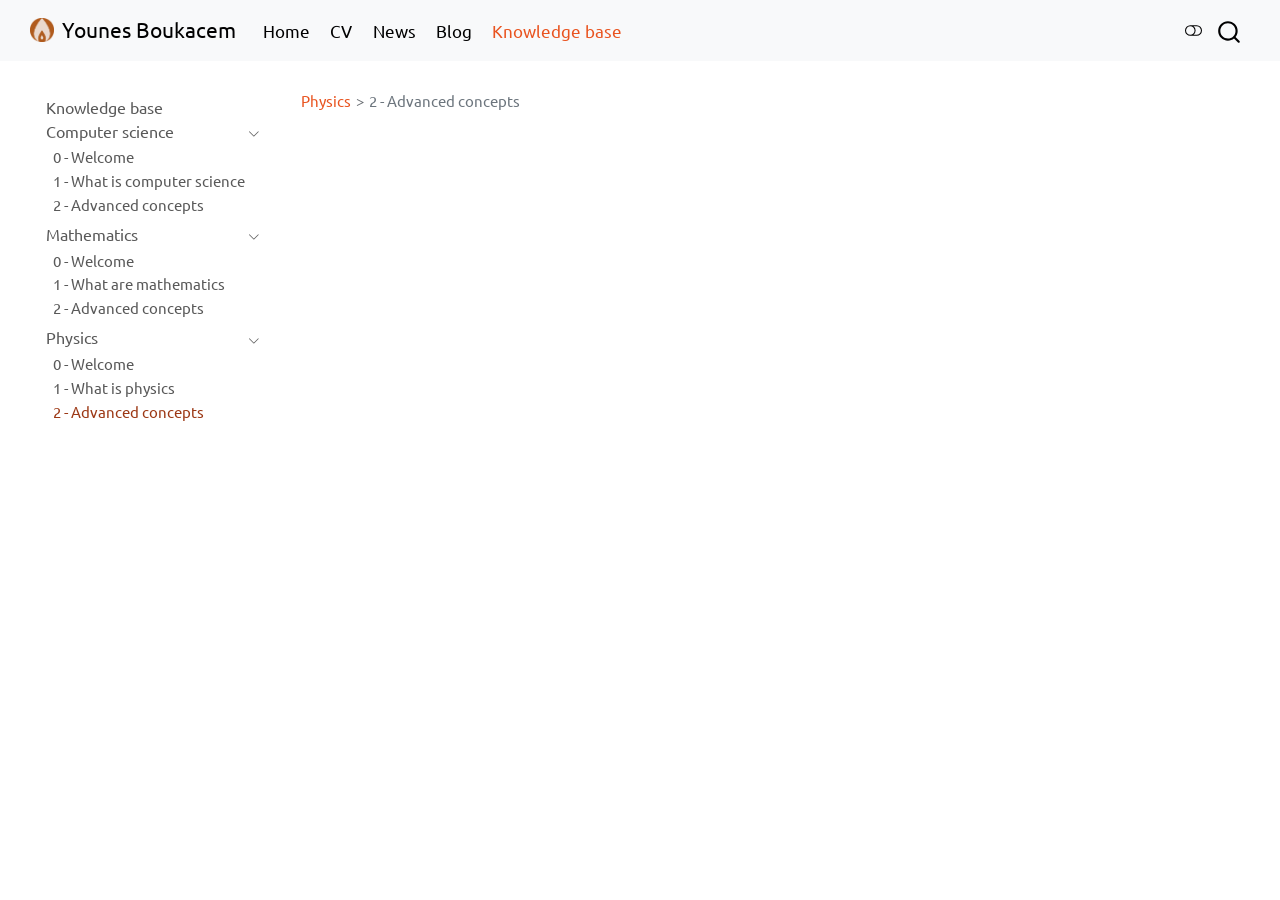
<file: docs/Knowledge base/Physics/2 - Advanced concepts.html>
<!DOCTYPE html>
<html xmlns="http://www.w3.org/1999/xhtml" lang="en" xml:lang="en"><head>

<meta charset="utf-8">
<meta name="generator" content="quarto-1.11.9">

<meta name="viewport" content="width=device-width, initial-scale=1.0, user-scalable=yes">


<title>advanced-concepts – Younes Boukacem</title>
<style>
/* Default styles provided by pandoc.
** See https://pandoc.org/MANUAL.html#variables-for-html for config info.
*/
span.smallcaps{font-variant: small-caps;}
div.columns{display: flex; gap: 1.5em;}
div.column{flex: auto;}
@media screen {
div.columns{gap: min(4vw, 1.5em);}
div.column{overflow-x: auto;}
}
div.hanging-indent{margin-left: 1.5em; text-indent: -1.5em;}
ul.task-list{list-style: none;}
ul.task-list li input[type="checkbox"] {
  width: 0.8em;
  margin: 0 0.8em 0.2em -1em; /* quarto-specific, see https://github.com/quarto-dev/quarto-cli/issues/4556 */ 
  vertical-align: middle;
}
</style>


<script src="../../site_libs/quarto-nav/quarto-nav.js"></script>
<script src="../../site_libs/clipboard/clipboard.min.js"></script>
<script src="../../site_libs/quarto-search/autocomplete.umd.js"></script>
<script src="../../site_libs/quarto-search/fuse.min.js"></script>
<script src="../../site_libs/quarto-search/quarto-search.js"></script>
<meta name="quarto:offset" content="../../">
<link href="../../artifacts/favicon.png" rel="icon" type="image/png">
<script src="../../site_libs/quarto-html/quarto.js" type="module"></script>
<script src="../../site_libs/quarto-html/tabsets/tabsets.js" type="module"></script>
<script src="../../site_libs/quarto-html/scrollable-regions/scrollable-regions.js" type="module"></script>
<script src="../../site_libs/quarto-html/popper.min.js"></script>
<script src="../../site_libs/quarto-html/tippy.umd.min.js"></script>
<script src="../../site_libs/quarto-html/anchor.min.js"></script>
<link href="../../site_libs/quarto-html/tippy.css" rel="stylesheet">
<link href="../../site_libs/quarto-html/quarto-syntax-highlighting-63b5708e65d6cd79cd7618c58d0c21e7.css" rel="stylesheet" class="quarto-color-scheme" id="quarto-text-highlighting-styles">
<link href="../../site_libs/quarto-html/quarto-syntax-highlighting-dark-447e42e69aaa9833c0ba1b986f430b20.css" rel="stylesheet" class="quarto-color-scheme quarto-color-alternate" id="quarto-text-highlighting-styles">
<link href="../../site_libs/quarto-html/quarto-syntax-highlighting-63b5708e65d6cd79cd7618c58d0c21e7.css" rel="stylesheet" class="quarto-color-scheme-extra" id="quarto-text-highlighting-styles">
<script src="../../site_libs/bootstrap/bootstrap.min.js"></script>
<link href="../../site_libs/bootstrap/bootstrap-icons.css" rel="stylesheet">
<link href="../../site_libs/bootstrap/bootstrap-77dfa5eb896560849ad962ed2a5f1f72.min.css" rel="stylesheet" append-hash="true" class="quarto-color-scheme" id="quarto-bootstrap" data-mode="light">
<link href="../../site_libs/bootstrap/bootstrap-dark-5c0184de43ae87bcc742ed62326c05dc.min.css" rel="stylesheet" append-hash="true" class="quarto-color-scheme quarto-color-alternate" id="quarto-bootstrap" data-mode="dark">
<link href="../../site_libs/bootstrap/bootstrap-77dfa5eb896560849ad962ed2a5f1f72.min.css" rel="stylesheet" append-hash="true" class="quarto-color-scheme-extra" id="quarto-bootstrap" data-mode="light">
<script id="quarto-search-options" type="application/json">{
  "location": "navbar",
  "copy-button": false,
  "collapse-after": 3,
  "panel-placement": "end",
  "type": "overlay",
  "limit": 50,
  "keyboard-shortcut": [
    "f",
    "/",
    "s"
  ],
  "show-item-context": false,
  "language": {
    "search-no-results-text": "No results",
    "search-matching-documents-text": "matching documents",
    "search-copy-link-title": "Copy link to search",
    "search-hide-matches-text": "Hide additional matches",
    "search-more-match-text": "more match in this document",
    "search-more-matches-text": "more matches in this document",
    "search-clear-button-title": "Clear",
    "search-text-placeholder": "",
    "search-detached-cancel-button-title": "Cancel",
    "search-submit-button-title": "Submit",
    "search-label": "Search"
  }
}</script>


<link rel="stylesheet" href="../../styles.css">
</head>

<body class="nav-sidebar floating nav-fixed quarto-light"><a id="quarto-skip-link" class="visually-hidden-focusable" href="#quarto-document-content">Skip to main content</a><script id="quarto-html-before-body" type="application/javascript">
    const toggleBodyColorMode = (bsSheetEl) => {
      const mode = bsSheetEl.getAttribute("data-mode");
      const bodyEl = window.document.querySelector("body");
      if (mode === "dark") {
        bodyEl.classList.add("quarto-dark");
        bodyEl.classList.remove("quarto-light");
      } else {
        bodyEl.classList.add("quarto-light");
        bodyEl.classList.remove("quarto-dark");
      }
    }
    const toggleBodyColorPrimary = () => {
      const bsSheetEl = window.document.querySelector("link#quarto-bootstrap:not([rel=disabled-stylesheet])");
      if (bsSheetEl) {
        toggleBodyColorMode(bsSheetEl);
      }
    }
    const setColorSchemeToggle = (alternate) => {
      const toggles = window.document.querySelectorAll('.quarto-color-scheme-toggle');
      for (let i=0; i < toggles.length; i++) {
        const toggle = toggles[i];
        if (toggle) {
          toggle.setAttribute("aria-checked", alternate ? "true" : "false");
          if (alternate) {
            toggle.classList.add("alternate");
          } else {
            toggle.classList.remove("alternate");
          }
        }
      }
    };
    const toggleColorMode = (alternate) => {
      // Switch the stylesheets
      const primaryStylesheets = window.document.querySelectorAll('link.quarto-color-scheme:not(.quarto-color-alternate)');
      const alternateStylesheets = window.document.querySelectorAll('link.quarto-color-scheme.quarto-color-alternate');
      manageTransitions('#quarto-margin-sidebar .nav-link', false);
      if (alternate) {
        // note: dark is layered on light, we don't disable primary!
        enableStylesheet(alternateStylesheets);
        for (const sheetNode of alternateStylesheets) {
          if (sheetNode.id === "quarto-bootstrap") {
            toggleBodyColorMode(sheetNode);
          }
        }
      } else {
        disableStylesheet(alternateStylesheets);
        enableStylesheet(primaryStylesheets)
        toggleBodyColorPrimary();
      }
      manageTransitions('#quarto-margin-sidebar .nav-link', true);
      // Switch the toggles
      setColorSchemeToggle(alternate)
    }
    // Hack to workaround the fact that safari doesn't
    // properly recolor the scrollbar when toggling (#1455).
    // Not run on load: stylesheets are set before first paint there, and
    // scrolling would undo the scroll to a URL fragment (#14973).
    // The one pixel nudge keeps the reader where they were.
    const refreshSafariScrollbar = () => {
      if (navigator.userAgent.indexOf('Safari') > 0 && navigator.userAgent.indexOf('Chrome') == -1) {
        manageTransitions("body", false);
        const scrollY = window.scrollY;
        window.scrollTo(0, scrollY > 0 ? scrollY - 1 : 1);
        setTimeout(() => {
          window.scrollTo(0, scrollY);
          manageTransitions("body", true);
        }, 40);
      }
    }
    const disableStylesheet = (stylesheets) => {
      for (let i=0; i < stylesheets.length; i++) {
        const stylesheet = stylesheets[i];
        stylesheet.rel = 'disabled-stylesheet';
      }
    }
    const enableStylesheet = (stylesheets) => {
      for (let i=0; i < stylesheets.length; i++) {
        const stylesheet = stylesheets[i];
        if(stylesheet.rel !== 'stylesheet') { // for Chrome, which will still FOUC without this check
          stylesheet.rel = 'stylesheet';
        }
      }
    }
    const manageTransitions = (selector, allowTransitions) => {
      const els = window.document.querySelectorAll(selector);
      for (let i=0; i < els.length; i++) {
        const el = els[i];
        if (allowTransitions) {
          el.classList.remove('notransition');
        } else {
          el.classList.add('notransition');
        }
      }
    }
    const isFileUrl = () => {
      return window.location.protocol === 'file:';
    }
    const hasAlternateSentinel = () => {
      let styleSentinel = getColorSchemeSentinel();
      if (styleSentinel !== null) {
        return styleSentinel === "alternate";
      } else {
        return false;
      }
    }
    const setStyleSentinel = (alternate) => {
      const value = alternate ? "alternate" : "default";
      if (!isFileUrl()) {
        window.localStorage.setItem("quarto-color-scheme", value);
      } else {
        localAlternateSentinel = value;
      }
    }
    const getColorSchemeSentinel = () => {
      if (!isFileUrl()) {
        const storageValue = window.localStorage.getItem("quarto-color-scheme");
        return storageValue != null ? storageValue : localAlternateSentinel;
      } else {
        return localAlternateSentinel;
      }
    }
    const toggleGiscusIfUsed = (isAlternate, darkModeDefault) => {
      const baseTheme = document.querySelector('#giscus-base-theme')?.value ?? 'light';
      const alternateTheme = document.querySelector('#giscus-alt-theme')?.value ?? 'dark';
      let newTheme = '';
      if(authorPrefersDark) {
        newTheme = isAlternate ? baseTheme : alternateTheme;
      } else {
        newTheme = isAlternate ? alternateTheme : baseTheme;
      }
      const changeGiscusTheme = () => {
        // From: https://github.com/giscus/giscus/issues/336
        const sendMessage = (message) => {
          const iframe = document.querySelector('iframe.giscus-frame');
          if (!iframe) return;
          iframe.contentWindow.postMessage({ giscus: message }, 'https://giscus.app');
        }
        sendMessage({
          setConfig: {
            theme: newTheme
          }
        });
      }
      const isGiscussLoaded = window.document.querySelector('iframe.giscus-frame') !== null;
      if (isGiscussLoaded) {
        changeGiscusTheme();
      }
    };
    const authorPrefersDark = false;
    const darkModeDefault = authorPrefersDark;
      document.querySelector('link#quarto-text-highlighting-styles.quarto-color-scheme-extra').rel = 'disabled-stylesheet';
      document.querySelector('link#quarto-bootstrap.quarto-color-scheme-extra').rel = 'disabled-stylesheet';
    let localAlternateSentinel = darkModeDefault ? 'alternate' : 'default';
    // Dark / light mode switch
    window.quartoToggleColorScheme = () => {
      // Read the current dark / light value
      let toAlternate = !hasAlternateSentinel();
      toggleColorMode(toAlternate);
      refreshSafariScrollbar();
      setStyleSentinel(toAlternate);
      toggleGiscusIfUsed(toAlternate, darkModeDefault);
      window.dispatchEvent(new Event('resize'));
    };
    // Switch to dark mode if need be
    if (hasAlternateSentinel()) {
      toggleColorMode(true);
    } else {
      toggleColorMode(false);
    }
  </script>

<div id="quarto-search-results"></div>
  <header id="quarto-header" class="headroom fixed-top">
    <nav class="navbar navbar-expand-lg " data-bs-theme="dark" aria-label="Site">
      <div class="navbar-container container-fluid">
      <div class="navbar-brand-container mx-auto">
    <a href="../../index.html" class="navbar-brand navbar-brand-logo">
    <img src="../../artifacts/favicon.png" alt="" class="navbar-logo light-content">
    <img src="../../artifacts/favicon.png" alt="" class="navbar-logo dark-content">
    </a>
    <a class="navbar-brand" href="../../index.html">
    <span class="navbar-title">Younes Boukacem</span>
    </a>
  </div>
          <button class="navbar-toggler" type="button" data-bs-toggle="collapse" data-bs-target="#navbarCollapse" aria-controls="navbarCollapse" aria-expanded="false" aria-label="Toggle navigation" onclick="if (window.quartoToggleHeadroom) { window.quartoToggleHeadroom(); }">
  <span class="navbar-toggler-icon"></span>
</button>
          <div class="collapse navbar-collapse" id="navbarCollapse">
            <ul class="navbar-nav navbar-nav-scroll me-auto">
  <li class="nav-item">
    <a class="nav-link" href="../../index.html"> 
<span class="menu-text">Home</span></a>
  </li>  
  <li class="nav-item">
    <a class="nav-link" href="../../cv.html"> 
<span class="menu-text">CV</span></a>
  </li>  
  <li class="nav-item">
    <a class="nav-link" href="../../news.html"> 
<span class="menu-text">News</span></a>
  </li>  
  <li class="nav-item">
    <a class="nav-link" href="../../blog.html"> 
<span class="menu-text">Blog</span></a>
  </li>  
  <li class="nav-item">
    <a class="nav-link active" href="../../Knowledge base/Knowledge base.html" aria-current="page"> 
<span class="menu-text">Knowledge base</span></a>
  </li>  
</ul>
          </div> <!-- /navcollapse -->
            <div class="quarto-navbar-tools">
  <button type="button" role="switch" aria-checked="false" class="quarto-color-scheme-toggle quarto-navigation-tool  px-1" onclick="window.quartoToggleColorScheme(); return false;" title="Toggle dark mode" aria-label="Toggle dark mode"><i class="bi"></i></button>
</div>
            <div id="quarto-search" class="" title="Search"></div>
      </div> <!-- /container-fluid -->
    </nav>
  <nav class="quarto-secondary-nav" aria-label="Toolbar">
    <div class="container-fluid d-flex">
      <button type="button" class="quarto-btn-toggle btn" data-bs-toggle="collapse" role="button" data-bs-target=".quarto-sidebar-collapse-item" aria-controls="quarto-sidebar" aria-expanded="false" aria-label="Toggle sidebar navigation" onclick="if (window.quartoToggleHeadroom) { window.quartoToggleHeadroom(); }">
        <i class="bi bi-layout-text-sidebar-reverse"></i>
      </button>
        <nav class="quarto-page-breadcrumbs" aria-label="Breadcrumbs"><ol class="breadcrumb"><li class="breadcrumb-item"><a href="../../Knowledge base/Physics/0 - Welcome.html">Physics</a></li><li class="breadcrumb-item"><a href="../../Knowledge base/Physics/2 - Advanced concepts.html">2 - Advanced concepts</a></li></ol></nav>
        <a class="flex-grow-1" data-bs-toggle="collapse" data-bs-target=".quarto-sidebar-collapse-item" onclick="if (window.quartoToggleHeadroom) { window.quartoToggleHeadroom(); }">      
        </a>
    </div>
  </nav>
</header>
<!-- content -->
<div id="quarto-content" class="quarto-container page-columns page-rows-contents page-layout-article page-navbar">
<!-- sidebar -->
  <nav id="quarto-sidebar" class="sidebar collapse collapse-horizontal quarto-sidebar-collapse-item sidebar-navigation floating overflow-auto" aria-label="Section">
    <div class="sidebar-menu-container"> 
    <ul class="list-unstyled mt-1">
        <li class="sidebar-item">
  <div class="sidebar-item-container"> 
  <a href="../../Knowledge base/Knowledge base.html" class="sidebar-item-text sidebar-link">
 <span class="menu-text">Knowledge base</span></a>
  </div>
</li>
        <li class="sidebar-item sidebar-item-section">
      <div class="sidebar-item-container"> 
            <button type="button" class="sidebar-item-text sidebar-item-toggle sidebar-link text-start" data-bs-toggle="collapse" data-bs-target="#quarto-sidebar-section-1" aria-controls="quarto-sidebar-section-1" aria-expanded="true">
 <span class="menu-text" id="quarto-sidebar-section-1-label">Computer science</span><i class="bi bi-chevron-right" aria-hidden="true"></i></button>
      </div>
      <ul id="quarto-sidebar-section-1" aria-labelledby="quarto-sidebar-section-1-label" class="collapse list-unstyled sidebar-section depth1 show">  
          <li class="sidebar-item">
  <div class="sidebar-item-container"> 
  <a href="../../Knowledge base/Computer science/0 - Welcome.html" class="sidebar-item-text sidebar-link">
 <span class="menu-text">0 - Welcome</span></a>
  </div>
</li>
          <li class="sidebar-item">
  <div class="sidebar-item-container"> 
  <a href="../../Knowledge base/Computer science/1 - What is computer science.html" class="sidebar-item-text sidebar-link">
 <span class="menu-text">1 - What is computer science</span></a>
  </div>
</li>
          <li class="sidebar-item">
  <div class="sidebar-item-container"> 
  <a href="../../Knowledge base/Computer science/2 - Advanced concepts.html" class="sidebar-item-text sidebar-link">
 <span class="menu-text">2 - Advanced concepts</span></a>
  </div>
</li>
      </ul>
  </li>
        <li class="sidebar-item sidebar-item-section">
      <div class="sidebar-item-container"> 
            <button type="button" class="sidebar-item-text sidebar-item-toggle sidebar-link text-start" data-bs-toggle="collapse" data-bs-target="#quarto-sidebar-section-2" aria-controls="quarto-sidebar-section-2" aria-expanded="true">
 <span class="menu-text" id="quarto-sidebar-section-2-label">Mathematics</span><i class="bi bi-chevron-right" aria-hidden="true"></i></button>
      </div>
      <ul id="quarto-sidebar-section-2" aria-labelledby="quarto-sidebar-section-2-label" class="collapse list-unstyled sidebar-section depth1 show">  
          <li class="sidebar-item">
  <div class="sidebar-item-container"> 
  <a href="../../Knowledge base/Mathematics/0 - Welcome.html" class="sidebar-item-text sidebar-link">
 <span class="menu-text">0 - Welcome</span></a>
  </div>
</li>
          <li class="sidebar-item">
  <div class="sidebar-item-container"> 
  <a href="../../Knowledge base/Mathematics/1 - What are mathematics.html" class="sidebar-item-text sidebar-link">
 <span class="menu-text">1 - What are mathematics</span></a>
  </div>
</li>
          <li class="sidebar-item">
  <div class="sidebar-item-container"> 
  <a href="../../Knowledge base/Mathematics/2 - Advanced concepts.html" class="sidebar-item-text sidebar-link">
 <span class="menu-text">2 - Advanced concepts</span></a>
  </div>
</li>
      </ul>
  </li>
        <li class="sidebar-item sidebar-item-section">
      <div class="sidebar-item-container"> 
            <button type="button" class="sidebar-item-text sidebar-item-toggle sidebar-link text-start" data-bs-toggle="collapse" data-bs-target="#quarto-sidebar-section-3" aria-controls="quarto-sidebar-section-3" aria-expanded="true">
 <span class="menu-text" id="quarto-sidebar-section-3-label">Physics</span><i class="bi bi-chevron-right" aria-hidden="true"></i></button>
      </div>
      <ul id="quarto-sidebar-section-3" aria-labelledby="quarto-sidebar-section-3-label" class="collapse list-unstyled sidebar-section depth1 show">  
          <li class="sidebar-item">
  <div class="sidebar-item-container"> 
  <a href="../../Knowledge base/Physics/0 - Welcome.html" class="sidebar-item-text sidebar-link">
 <span class="menu-text">0 - Welcome</span></a>
  </div>
</li>
          <li class="sidebar-item">
  <div class="sidebar-item-container"> 
  <a href="../../Knowledge base/Physics/1 - What is physics.html" class="sidebar-item-text sidebar-link">
 <span class="menu-text">1 - What is physics</span></a>
  </div>
</li>
          <li class="sidebar-item">
  <div class="sidebar-item-container"> 
  <a href="../../Knowledge base/Physics/2 - Advanced concepts.html" class="sidebar-item-text sidebar-link active">
 <span class="menu-text">2 - Advanced concepts</span></a>
  </div>
</li>
      </ul>
  </li>
    </ul>
    </div>
</nav>
<div id="quarto-sidebar-glass" class="quarto-sidebar-collapse-item" data-bs-toggle="collapse" data-bs-target=".quarto-sidebar-collapse-item"></div>
<!-- margin-sidebar -->
    <div id="quarto-margin-sidebar" class="sidebar margin-sidebar zindex-bottom">
        
    </div>
<!-- main -->
<main class="content" id="quarto-document-content" tabindex="-1"><header id="title-block-header" class="quarto-title-block"><nav class="quarto-page-breadcrumbs quarto-title-breadcrumbs d-none d-lg-block" aria-label="Breadcrumbs"><ol class="breadcrumb"><li class="breadcrumb-item"><a href="../../Knowledge base/Physics/0 - Welcome.html">Physics</a></li><li class="breadcrumb-item"><a href="../../Knowledge base/Physics/2 - Advanced concepts.html">2 - Advanced concepts</a></li></ol></nav></header>








</main> <!-- /main -->
<script id="quarto-html-after-body" type="application/javascript">
  window.document.addEventListener("DOMContentLoaded", function (event) {
    // Ensure there is a toggle, if there isn't float one in the top right
    if (window.document.querySelector('.quarto-color-scheme-toggle') === null) {
      const toggle = window.document.createElement('button');
      toggle.type = "button";
      toggle.setAttribute("role", "switch");
      toggle.setAttribute("aria-checked", "false");
      toggle.classList.add('top-right');
      toggle.classList.add('quarto-color-scheme-toggle');
      toggle.setAttribute("aria-label", "Toggle dark mode");
      toggle.onclick = function() { try { window.quartoToggleColorScheme(); } catch {} return false; };
      const i = window.document.createElement("i");
      i.classList.add('bi');
      toggle.appendChild(i);
      // Put the toggle in a landmark of its own, so that landmark navigation
      // can reach it.
      //
      // The container is always a fresh direct child of body, and the toggle is
      // never moved into page furniture that the theme or the author controls.
      // The toggle is positioned against the page, so any ancestor that
      // establishes a containing block captures it: a positioned element or a
      // grid for position: absolute, and transform, filter, will-change or
      // contain for position: fixed. A direct child of body has none of these
      // to inherit, and the shift when one appears is silent and visual.
      //
      // ARIA says a document should have at most one banner, and axe reports a
      // duplicate whether or not the banners carry distinct labels. So use a
      // header when the page has no banner yet, and a named region otherwise.
      //
      // A header is a banner wherever it sits, unless it is inside sectioning
      // content, so this cannot just look at the children of body: a custom
      // page layout wraps the title block header in a plain div. An explicit
      // role="banner" always counts.
      const sectioning = 'article, aside, main, nav, section, [role="article"], [role="complementary"], [role="main"], [role="navigation"], [role="region"]';
      const hasBanner = Array.from(
        window.document.querySelectorAll('header:not([role]), [role="banner"]')
      ).some(function(el) {
        return el.hasAttribute("role") || el.closest(sectioning) === null;
      });
      const container = window.document.createElement(hasBanner ? "div" : "header");
      if (hasBanner) {
        container.setAttribute("role", "region");
        container.setAttribute("aria-label", "Toggle dark mode");
      }
      container.classList.add('quarto-color-scheme-toggle-container');
      container.appendChild(toggle);
      window.document.body.appendChild(container);
    }
    setColorSchemeToggle(hasAlternateSentinel())
    const icon = "";
    const anchorJS = new window.AnchorJS();
    anchorJS.options = {
      placement: 'right',
      icon: icon
    };
    anchorJS.add('.anchored');
    const isCodeAnnotation = (el) => {
      for (const clz of el.classList) {
        if (clz.startsWith('code-annotation-')) {                     
          return true;
        }
      }
      return false;
    }
    const onCopySuccess = function(e) {
      // button target
      const button = e.trigger;
      // don't keep focus
      button.blur();
      // flash "checked"
      button.classList.add('code-copy-button-checked');
      var currentTitle = button.getAttribute("title");
      button.setAttribute("title", "Copied!");
      let tooltip;
      if (window.bootstrap) {
        button.setAttribute("data-bs-toggle", "tooltip");
        button.setAttribute("data-bs-placement", "left");
        button.setAttribute("data-bs-title", "Copied!");
        tooltip = new bootstrap.Tooltip(button, 
          { trigger: "manual", 
            customClass: "code-copy-button-tooltip",
            offset: [0, -8]});
        tooltip.show();    
      }
      setTimeout(function() {
        if (tooltip) {
          tooltip.hide();
          button.removeAttribute("data-bs-title");
          button.removeAttribute("data-bs-toggle");
          button.removeAttribute("data-bs-placement");
        }
        button.setAttribute("title", currentTitle);
        button.classList.remove('code-copy-button-checked');
      }, 1000);
      // clear code selection
      e.clearSelection();
    }
    const getTextToCopy = function(trigger) {
      const outerScaffold = trigger.parentElement.cloneNode(true);
      const codeEl = outerScaffold.querySelector('code');
      for (const childEl of codeEl.children) {
        if (isCodeAnnotation(childEl)) {
          childEl.remove();
        }
      }
      return codeEl.innerText;
    }
    const clipboard = new window.ClipboardJS('.code-copy-button:not([data-in-quarto-modal])', {
      text: getTextToCopy
    });
    clipboard.on('success', onCopySuccess);
    if (window.document.getElementById('quarto-embedded-source-code-modal')) {
      const clipboardModal = new window.ClipboardJS('.code-copy-button[data-in-quarto-modal]', {
        text: getTextToCopy,
        container: window.document.getElementById('quarto-embedded-source-code-modal')
      });
      clipboardModal.on('success', onCopySuccess);
    }
      var localhostRegex = new RegExp(/^(?:http|https):\/\/localhost\:?[0-9]*\//);
      var mailtoRegex = new RegExp(/^mailto:/);
        var filterRegex = new RegExp('/' + window.location.host + '/');
      var isInternal = (href) => {
          return filterRegex.test(href) || localhostRegex.test(href) || mailtoRegex.test(href);
      }
      // Inspect non-navigation links and adorn them if external
      window.quartoDecorateExternalLinks = function (root) {
     var links = (root || window.document).querySelectorAll('a[href]:not(.nav-link):not(.navbar-brand):not(.toc-action):not(.sidebar-link):not(.sidebar-item-toggle):not(.pagination-link):not(.no-external):not([aria-hidden]):not(.dropdown-item):not(.quarto-navigation-tool):not(.about-link)');
      for (var i=0; i<links.length; i++) {
        const link = links[i];
        if (!isInternal(link.href)) {
          // undo the damage that might have been done by quarto-nav.js in the case of
          // links that we want to consider external
          if (link.dataset.originalHref !== undefined) {
            link.href = link.dataset.originalHref;
          }
          if (!link.classList.contains('no-external-icon')) {
          }
        }
      }
      };
      window.quartoDecorateExternalLinks(window.document);
    // Esc closes the popup (WCAG 1.4.13) and focus leaving both trigger and
    // popup closes it (WCAG 2.4.11); tippy handles neither for interactive popups.
    const hideOnEscAndFocusOut = {
      name: 'hideOnEscAndFocusOut',
      defaultValue: true,
      fn(instance) {
        const dismiss = () => {
          // A show scheduled by the trigger delay would otherwise reopen it
          instance.clearDelayTimeouts();
          instance.hide();
        };
        const onKeyDown = (event) => {
          if (event.key !== 'Escape') {
            return;
          }
          // Keep Esc from also reaching page handlers (e.g. reveal.js overview),
          // except an open reveal.js slide menu, which Esc should close too.
          // The menu handles keys only when its keyboard option is on.
          const menuHandlesEsc = window.Reveal?.getPlugin?.('menu')?.isOpen() &&
            window.Reveal.getConfig().menu?.keyboard !== false;
          if (!menuHandlesEsc) {
            event.stopPropagation();
          }
          if (instance.popper.contains(window.document.activeElement)) {
            // Disabled while refocusing so the focus trigger does not reopen it
            instance.disable();
            instance.reference.focus();
            instance.enable();
          }
          dismiss();
        };
        const onFocusOut = (event) => {
          const target = event.relatedTarget;
          if (target && !instance.reference.contains(target) &&
              !instance.popper.contains(target)) {
            dismiss();
          }
        };
        // On the trigger too: a click trigger (code-annotations: select) has no
        // blur handling. Attached for the instance's lifetime so leaving the
        // trigger also cancels a show still pending on the trigger delay.
        instance.reference.addEventListener('focusout', onFocusOut);
        return {
          onShow() {
            window.document.addEventListener('keydown', onKeyDown, true);
            instance.popper.addEventListener('focusout', onFocusOut);
          },
          onHide() {
            window.document.removeEventListener('keydown', onKeyDown, true);
            instance.popper.removeEventListener('focusout', onFocusOut);
          },
          onDestroy() {
            instance.reference.removeEventListener('focusout', onFocusOut);
          },
        };
      },
    };
    function tippyHover(el, contentFn, onTriggerFn, onUntriggerFn) {
      const config = {
        allowHTML: true,
        maxWidth: 500,
        delay: 100,
        arrow: false,
        appendTo: function(el) {
            return el.parentElement;
        },
        interactive: true,
        interactiveBorder: 10,
        theme: 'quarto',
        placement: 'bottom-start',
        plugins: [hideOnEscAndFocusOut],
      };
      if (contentFn) {
        config.content = contentFn;
      }
      if (onTriggerFn) {
        config.onTrigger = onTriggerFn;
      }
      if (onUntriggerFn) {
        config.onUntrigger = onUntriggerFn;
      }
      window.tippy(el, config); 
    }
    const noterefs = window.document.querySelectorAll('a[role="doc-noteref"]');
    for (var i=0; i<noterefs.length; i++) {
      const ref = noterefs[i];
      tippyHover(ref, function() {
        // use id or data attribute instead here
        let href = ref.getAttribute('data-footnote-href') || ref.getAttribute('href');
        try { href = new URL(href).hash; } catch {}
        const id = href.replace(/^#\/?/, "");
        const note = window.document.getElementById(id);
        if (note) {
          return note.innerHTML;
        } else {
          return "";
        }
      });
    }
    const xrefs = window.document.querySelectorAll('a.quarto-xref');
    const processXRef = (id, note) => {
      // Strip column container classes
      const stripColumnClz = (el) => {
        el.classList.remove("page-full", "page-columns");
        if (el.children) {
          for (const child of el.children) {
            stripColumnClz(child);
          }
        }
      }
      stripColumnClz(note)
      if (id === null || id.startsWith('sec-')) {
        // Special case sections, only their first couple elements
        const container = document.createElement("div");
        if (note.children && note.children.length > 2) {
          container.appendChild(note.children[0].cloneNode(true));
          for (let i = 1; i < note.children.length; i++) {
            const child = note.children[i];
            if (child.tagName === "P" && child.innerText === "") {
              continue;
            } else {
              container.appendChild(child.cloneNode(true));
              break;
            }
          }
          if (window.Quarto?.typesetMath) {
            window.Quarto.typesetMath(container);
          }
          return container.innerHTML
        } else {
          if (window.Quarto?.typesetMath) {
            window.Quarto.typesetMath(note);
          }
          return note.innerHTML;
        }
      } else {
        // Remove any anchor links if they are present
        const anchorLink = note.querySelector('a.anchorjs-link');
        if (anchorLink) {
          anchorLink.remove();
        }
        if (window.Quarto?.typesetMath) {
          window.Quarto.typesetMath(note);
        }
        if (note.classList.contains("callout")) {
          return note.outerHTML;
        } else {
          return note.innerHTML;
        }
      }
    }
    for (var i=0; i<xrefs.length; i++) {
      const xref = xrefs[i];
      tippyHover(xref, undefined, function(instance) {
        instance.disable();
        let url = xref.getAttribute('href');
        let hash = undefined; 
        if (url.startsWith('#')) {
          hash = url;
        } else {
          try { hash = new URL(url).hash; } catch {}
        }
        if (hash) {
          const id = hash.replace(/^#\/?/, "");
          const note = window.document.getElementById(id);
          if (note !== null) {
            try {
              const html = processXRef(id, note.cloneNode(true));
              instance.setContent(html);
            } finally {
              instance.enable();
              instance.show();
            }
          } else {
            // See if we can fetch this
            fetch(url.split('#')[0])
            .then(res => res.text())
            .then(html => {
              const parser = new DOMParser();
              const htmlDoc = parser.parseFromString(html, "text/html");
              const note = htmlDoc.getElementById(id);
              if (note !== null) {
                const html = processXRef(id, note);
                instance.setContent(html);
              } 
            }).finally(() => {
              instance.enable();
              instance.show();
            });
          }
        } else {
          // See if we can fetch a full url (with no hash to target)
          // This is a special case and we should probably do some content thinning / targeting
          fetch(url)
          .then(res => res.text())
          .then(html => {
            const parser = new DOMParser();
            const htmlDoc = parser.parseFromString(html, "text/html");
            const note = htmlDoc.querySelector('main.content');
            if (note !== null) {
              // This should only happen for chapter cross references
              // (since there is no id in the URL)
              // remove the first header
              if (note.children.length > 0 && note.children[0].tagName === "HEADER") {
                note.children[0].remove();
              }
              const html = processXRef(null, note);
              instance.setContent(html);
            } 
          }).finally(() => {
            instance.enable();
            instance.show();
          });
        }
      }, function(instance) {
      });
    }
        let selectedAnnoteEl;
        const selectorForAnnotation = ( cell, annotation) => {
          let cellAttr = 'data-code-cell="' + cell + '"';
          let lineAttr = 'data-code-annotation="' +  annotation + '"';
          const selector = 'span[' + cellAttr + '][' + lineAttr + ']';
          return selector;
        }
        const selectCodeLines = (annoteEl) => {
          const doc = window.document;
          const targetCell = annoteEl.getAttribute("data-target-cell");
          const targetAnnotation = annoteEl.getAttribute("data-target-annotation");
          const annoteSpan = window.document.querySelector(selectorForAnnotation(targetCell, targetAnnotation));
          const lines = annoteSpan.getAttribute("data-code-lines").split(",");
          const lineIds = lines.map((line) => {
            return targetCell + "-" + line;
          })
          // Each band is positioned against its own containing block, which is
          // not the offsetParent of the lines, so place it from client rects.
          const placeBand = (band, firstEl, lastEl, codeBlock) => {
            const container = band.offsetParent;
            if (container === null) {
              return;
            }
            const containerRect = container.getBoundingClientRect();
            // Reveal.js scales slides with a transform, so convert client
            // pixels back to the CSS pixels of the container.
            const scale = containerRect.height / container.offsetHeight || 1;
            const firstRect = firstEl.getBoundingClientRect();
            const lastRect = lastEl.getBoundingClientRect();
            const top = (firstRect.top - containerRect.top) / scale - container.clientTop + container.scrollTop;
            const height = (lastRect.bottom - firstRect.top) / scale;
            band.style.top = top - 2 + "px";
            band.style.height = height + 4 + "px";
            if (codeBlock) {
              // Without the copy button wrapper, the containing block is wider
              // than the code block, so span the code block explicitly.
              const blockRect = codeBlock.getBoundingClientRect();
              band.style.left = (blockRect.left - containerRect.left) / scale - container.clientLeft + container.scrollLeft + "px";
              band.style.width = blockRect.width / scale + "px";
            }
          };
          if (lineIds.length > 0) {
            const el = window.document.getElementById(lineIds[0]);
            const lastEl = window.document.getElementById(lineIds[lineIds.length - 1]);
            const parent = el.parentElement.parentElement;
            // cook up a div (if necessary) and position it
            let div = window.document.getElementById("code-annotation-line-highlight");
            if (div === null) {
              div = window.document.createElement("div");
              div.setAttribute("id", "code-annotation-line-highlight");
              div.style.position = 'absolute';
              parent.appendChild(div);
            }
            placeBand(div, el, lastEl, parent.closest("div.sourceCode") || parent);
            let gutterDiv = window.document.getElementById("code-annotation-line-highlight-gutter");
            if (gutterDiv === null) {
              gutterDiv = window.document.createElement("div");
              gutterDiv.setAttribute("id", "code-annotation-line-highlight-gutter");
              gutterDiv.style.position = 'absolute';
              const codeCell = window.document.getElementById(targetCell);
              const gutter = codeCell.querySelector('.code-annotation-gutter');
              gutter.appendChild(gutterDiv);
            }
            placeBand(gutterDiv, el, lastEl);
            selectedAnnoteEl = annoteEl;
          }
        };
        const unselectCodeLines = () => {
          const elementsIds = ["code-annotation-line-highlight", "code-annotation-line-highlight-gutter"];
          elementsIds.forEach((elId) => {
            const div = window.document.getElementById(elId);
            if (div) {
              div.remove();
            }
          });
          selectedAnnoteEl = undefined;
        };
          // Handle positioning of the toggle
      window.addEventListener(
        "resize",
        throttle(() => {
          elRect = undefined;
          if (selectedAnnoteEl) {
            selectCodeLines(selectedAnnoteEl);
          }
        }, 10)
      );
      function throttle(fn, ms) {
      let throttle = false;
      let timer;
        return (...args) => {
          if(!throttle) { // first call gets through
              fn.apply(this, args);
              throttle = true;
          } else { // all the others get throttled
              if(timer) clearTimeout(timer); // cancel #2
              timer = setTimeout(() => {
                fn.apply(this, args);
                timer = throttle = false;
              }, ms);
          }
        };
      }
        // Attach click handler to the DT
        const annoteDls = window.document.querySelectorAll('dt[data-target-cell]');
        for (const annoteDlNode of annoteDls) {
          annoteDlNode.addEventListener('click', (event) => {
            const clickedEl = event.target;
            if (clickedEl !== selectedAnnoteEl) {
              unselectCodeLines();
              const activeEl = window.document.querySelector('dt[data-target-cell].code-annotation-active');
              if (activeEl) {
                activeEl.classList.remove('code-annotation-active');
              }
              selectCodeLines(clickedEl);
              clickedEl.classList.add('code-annotation-active');
            } else {
              // Unselect the line
              unselectCodeLines();
              clickedEl.classList.remove('code-annotation-active');
            }
          });
        }
    const findCites = (el) => {
      const parentEl = el.parentElement;
      if (parentEl) {
        const cites = parentEl.dataset.cites;
        if (cites) {
          return {
            el,
            cites: cites.split(' ')
          };
        } else {
          return findCites(el.parentElement)
        }
      } else {
        return undefined;
      }
    };
    var bibliorefs = window.document.querySelectorAll('a[role="doc-biblioref"]');
    for (var i=0; i<bibliorefs.length; i++) {
      const ref = bibliorefs[i];
      const citeInfo = findCites(ref);
      if (citeInfo) {
        tippyHover(citeInfo.el, function() {
          var popup = window.document.createElement('div');
          citeInfo.cites.forEach(function(cite) {
            var citeDiv = window.document.createElement('div');
            citeDiv.classList.add('hanging-indent');
            citeDiv.classList.add('csl-entry');
            var biblioDiv = window.document.getElementById('ref-' + cite);
            if (biblioDiv) {
              citeDiv.innerHTML = biblioDiv.innerHTML;
            }
            popup.appendChild(citeDiv);
          });
          return popup.innerHTML;
        });
      }
    }
  });
  </script>
  <script type="application/javascript">
  window.quartoScrollableRegionsLabels = {"code":"Scrollable code","output":"Scrollable output"};
  </script>
</div> <!-- /content -->




</body></html>
</file>
<file: docs/site_libs/quarto-html/tippy.css>
.tippy-box[data-animation=fade][data-state=hidden]{opacity:0}[data-tippy-root]{max-width:calc(100vw - 10px)}.tippy-box{position:relative;background-color:#333;color:#fff;border-radius:4px;font-size:14px;line-height:1.4;white-space:normal;outline:0;transition-property:transform,visibility,opacity}.tippy-box[data-placement^=top]>.tippy-arrow{bottom:0}.tippy-box[data-placement^=top]>.tippy-arrow:before{bottom:-7px;left:0;border-width:8px 8px 0;border-top-color:initial;transform-origin:center top}.tippy-box[data-placement^=bottom]>.tippy-arrow{top:0}.tippy-box[data-placement^=bottom]>.tippy-arrow:before{top:-7px;left:0;border-width:0 8px 8px;border-bottom-color:initial;transform-origin:center bottom}.tippy-box[data-placement^=left]>.tippy-arrow{right:0}.tippy-box[data-placement^=left]>.tippy-arrow:before{border-width:8px 0 8px 8px;border-left-color:initial;right:-7px;transform-origin:center left}.tippy-box[data-placement^=right]>.tippy-arrow{left:0}.tippy-box[data-placement^=right]>.tippy-arrow:before{left:-7px;border-width:8px 8px 8px 0;border-right-color:initial;transform-origin:center right}.tippy-box[data-inertia][data-state=visible]{transition-timing-function:cubic-bezier(.54,1.5,.38,1.11)}.tippy-arrow{width:16px;height:16px;color:#333}.tippy-arrow:before{content:"";position:absolute;border-color:transparent;border-style:solid}.tippy-content{position:relative;padding:5px 9px;z-index:1}
</file>
<file: docs/site_libs/quarto-html/quarto-syntax-highlighting-63b5708e65d6cd79cd7618c58d0c21e7.css>
/* quarto syntax highlight colors */
:root {
  --quarto-hl-ot-color: #003B4F;
  --quarto-hl-at-color: #657422;
  --quarto-hl-ss-color: #20794D;
  --quarto-hl-an-color: #5E5E5E;
  --quarto-hl-fu-color: #4758AB;
  --quarto-hl-st-color: #20794D;
  --quarto-hl-cf-color: #003B4F;
  --quarto-hl-op-color: #5E5E5E;
  --quarto-hl-er-color: #AD0000;
  --quarto-hl-bn-color: #AD0000;
  --quarto-hl-al-color: #AD0000;
  --quarto-hl-va-color: #111111;
  --quarto-hl-bu-color: inherit;
  --quarto-hl-ex-color: inherit;
  --quarto-hl-pp-color: #AD0000;
  --quarto-hl-in-color: #5E5E5E;
  --quarto-hl-vs-color: #20794D;
  --quarto-hl-wa-color: #5E5E5E;
  --quarto-hl-do-color: #5E5E5E;
  --quarto-hl-im-color: #00769E;
  --quarto-hl-ch-color: #20794D;
  --quarto-hl-dt-color: #AD0000;
  --quarto-hl-fl-color: #AD0000;
  --quarto-hl-co-color: #5E5E5E;
  --quarto-hl-cv-color: #5E5E5E;
  --quarto-hl-cn-color: #8f5902;
  --quarto-hl-sc-color: #5E5E5E;
  --quarto-hl-dv-color: #AD0000;
  --quarto-hl-kw-color: #003B4F;
}

/* other quarto variables */
:root {
  --quarto-font-monospace: SFMono-Regular, Menlo, Monaco, Consolas, "Liberation Mono", "Courier New", monospace;
}

/* syntax highlight based on Pandoc's rules */
pre > code.sourceCode > span {
  color: #003B4F;
}

code.sourceCode > span {
  color: #003B4F;
}

div.sourceCode,
div.sourceCode pre.sourceCode {
  color: #003B4F;
}

/* Normal */
code span {
  color: #003B4F;
}

/* Alert */
code span.al {
  color: #AD0000;
  font-style: inherit;
}

/* Annotation */
code span.an {
  color: #5E5E5E;
  font-style: inherit;
}

/* Attribute */
code span.at {
  color: #657422;
  font-style: inherit;
}

/* BaseN */
code span.bn {
  color: #AD0000;
  font-style: inherit;
}

/* BuiltIn */
code span.bu {
  font-style: inherit;
}

/* ControlFlow */
code span.cf {
  color: #003B4F;
  font-weight: bold;
  font-style: inherit;
}

/* Char */
code span.ch {
  color: #20794D;
  font-style: inherit;
}

/* Constant */
code span.cn {
  color: #8f5902;
  font-style: inherit;
}

/* Comment */
code span.co {
  color: #5E5E5E;
  font-style: inherit;
}

/* CommentVar */
code span.cv {
  color: #5E5E5E;
  font-style: italic;
}

/* Documentation */
code span.do {
  color: #5E5E5E;
  font-style: italic;
}

/* DataType */
code span.dt {
  color: #AD0000;
  font-style: inherit;
}

/* DecVal */
code span.dv {
  color: #AD0000;
  font-style: inherit;
}

/* Error */
code span.er {
  color: #AD0000;
  font-style: inherit;
}

/* Extension */
code span.ex {
  font-style: inherit;
}

/* Float */
code span.fl {
  color: #AD0000;
  font-style: inherit;
}

/* Function */
code span.fu {
  color: #4758AB;
  font-style: inherit;
}

/* Import */
code span.im {
  color: #00769E;
  font-style: inherit;
}

/* Information */
code span.in {
  color: #5E5E5E;
  font-style: inherit;
}

/* Keyword */
code span.kw {
  color: #003B4F;
  font-weight: bold;
  font-style: inherit;
}

/* Operator */
code span.op {
  color: #5E5E5E;
  font-style: inherit;
}

/* Other */
code span.ot {
  color: #003B4F;
  font-style: inherit;
}

/* Preprocessor */
code span.pp {
  color: #AD0000;
  font-style: inherit;
}

/* SpecialChar */
code span.sc {
  color: #5E5E5E;
  font-style: inherit;
}

/* SpecialString */
code span.ss {
  color: #20794D;
  font-style: inherit;
}

/* String */
code span.st {
  color: #20794D;
  font-style: inherit;
}

/* Variable */
code span.va {
  color: #111111;
  font-style: inherit;
}

/* VerbatimString */
code span.vs {
  color: #20794D;
  font-style: inherit;
}

/* Warning */
code span.wa {
  color: #5E5E5E;
  font-style: italic;
}

.prevent-inlining {
  content: "</";
}

/*# sourceMappingURL=054cc16b9e9817627be6994582d2ffb5.css.map */
</file>
<file: docs/site_libs/quarto-html/quarto-syntax-highlighting-dark-447e42e69aaa9833c0ba1b986f430b20.css>
/* quarto syntax highlight colors */
:root {
  --quarto-hl-al-color: #f07178;
  --quarto-hl-an-color: #d4d0ab;
  --quarto-hl-at-color: #00e0e0;
  --quarto-hl-bn-color: #d4d0ab;
  --quarto-hl-bu-color: #abe338;
  --quarto-hl-ch-color: #abe338;
  --quarto-hl-co-color: #f8f8f2;
  --quarto-hl-cv-color: #ffd700;
  --quarto-hl-cn-color: #ffd700;
  --quarto-hl-cf-color: #ffa07a;
  --quarto-hl-dt-color: #ffa07a;
  --quarto-hl-dv-color: #d4d0ab;
  --quarto-hl-do-color: #f8f8f2;
  --quarto-hl-er-color: #f07178;
  --quarto-hl-ex-color: #00e0e0;
  --quarto-hl-fl-color: #d4d0ab;
  --quarto-hl-fu-color: #ffa07a;
  --quarto-hl-im-color: #abe338;
  --quarto-hl-in-color: #d4d0ab;
  --quarto-hl-kw-color: #ffa07a;
  --quarto-hl-op-color: #ffa07a;
  --quarto-hl-ot-color: #00e0e0;
  --quarto-hl-pp-color: #dcc6e0;
  --quarto-hl-re-color: #00e0e0;
  --quarto-hl-sc-color: #abe338;
  --quarto-hl-ss-color: #abe338;
  --quarto-hl-st-color: #abe338;
  --quarto-hl-va-color: #00e0e0;
  --quarto-hl-vs-color: #abe338;
  --quarto-hl-wa-color: #dcc6e0;
}

/* other quarto variables */
:root {
  --quarto-font-monospace: SFMono-Regular, Menlo, Monaco, Consolas, "Liberation Mono", "Courier New", monospace;
}

/* syntax highlight based on Pandoc's rules */
pre > code.sourceCode > span {
  color: #f8f8f2;
}

code.sourceCode > span {
  color: #f8f8f2;
}

div.sourceCode,
div.sourceCode pre.sourceCode {
  color: #f8f8f2;
}

/* Normal */
code span {
  color: #f8f8f2;
}

/* Alert */
code span.al {
  color: #f07178;
}

/* Annotation */
code span.an {
  color: #d4d0ab;
}

/* Attribute */
code span.at {
  color: #00e0e0;
}

/* BaseN */
code span.bn {
  color: #d4d0ab;
}

/* BuiltIn */
code span.bu {
  color: #abe338;
}

/* ControlFlow */
code span.cf {
  font-weight: bold;
  color: #ffa07a;
}

/* Char */
code span.ch {
  color: #abe338;
}

/* Constant */
code span.cn {
  color: #ffd700;
}

/* Comment */
code span.co {
  font-style: italic;
  color: #f8f8f2;
}

/* CommentVar */
code span.cv {
  color: #ffd700;
}

/* Documentation */
code span.do {
  color: #f8f8f2;
}

/* DataType */
code span.dt {
  color: #ffa07a;
}

/* DecVal */
code span.dv {
  color: #d4d0ab;
}

/* Error */
code span.er {
  color: #f07178;
  text-decoration: underline;
}

/* Extension */
code span.ex {
  font-weight: bold;
  color: #00e0e0;
}

/* Float */
code span.fl {
  color: #d4d0ab;
}

/* Function */
code span.fu {
  color: #ffa07a;
}

/* Import */
code span.im {
  color: #abe338;
}

/* Information */
code span.in {
  color: #d4d0ab;
}

/* Keyword */
code span.kw {
  font-weight: bold;
  color: #ffa07a;
}

/* Operator */
code span.op {
  color: #ffa07a;
}

/* Other */
code span.ot {
  color: #00e0e0;
}

/* Preprocessor */
code span.pp {
  color: #dcc6e0;
}

/* RegionMarker */
code span.re {
  background-color: #f8f8f2;
  color: #00e0e0;
}

/* SpecialChar */
code span.sc {
  color: #abe338;
}

/* SpecialString */
code span.ss {
  color: #abe338;
}

/* String */
code span.st {
  color: #abe338;
}

/* Variable */
code span.va {
  color: #00e0e0;
}

/* VerbatimString */
code span.vs {
  color: #abe338;
}

/* Warning */
code span.wa {
  color: #dcc6e0;
}

.prevent-inlining {
  content: "</";
}

/*# sourceMappingURL=be8e1111c2b710f7c3a4926ffa2967aa.css.map */
</file>
<file: docs/styles.css>
/* css styles */
</file>
